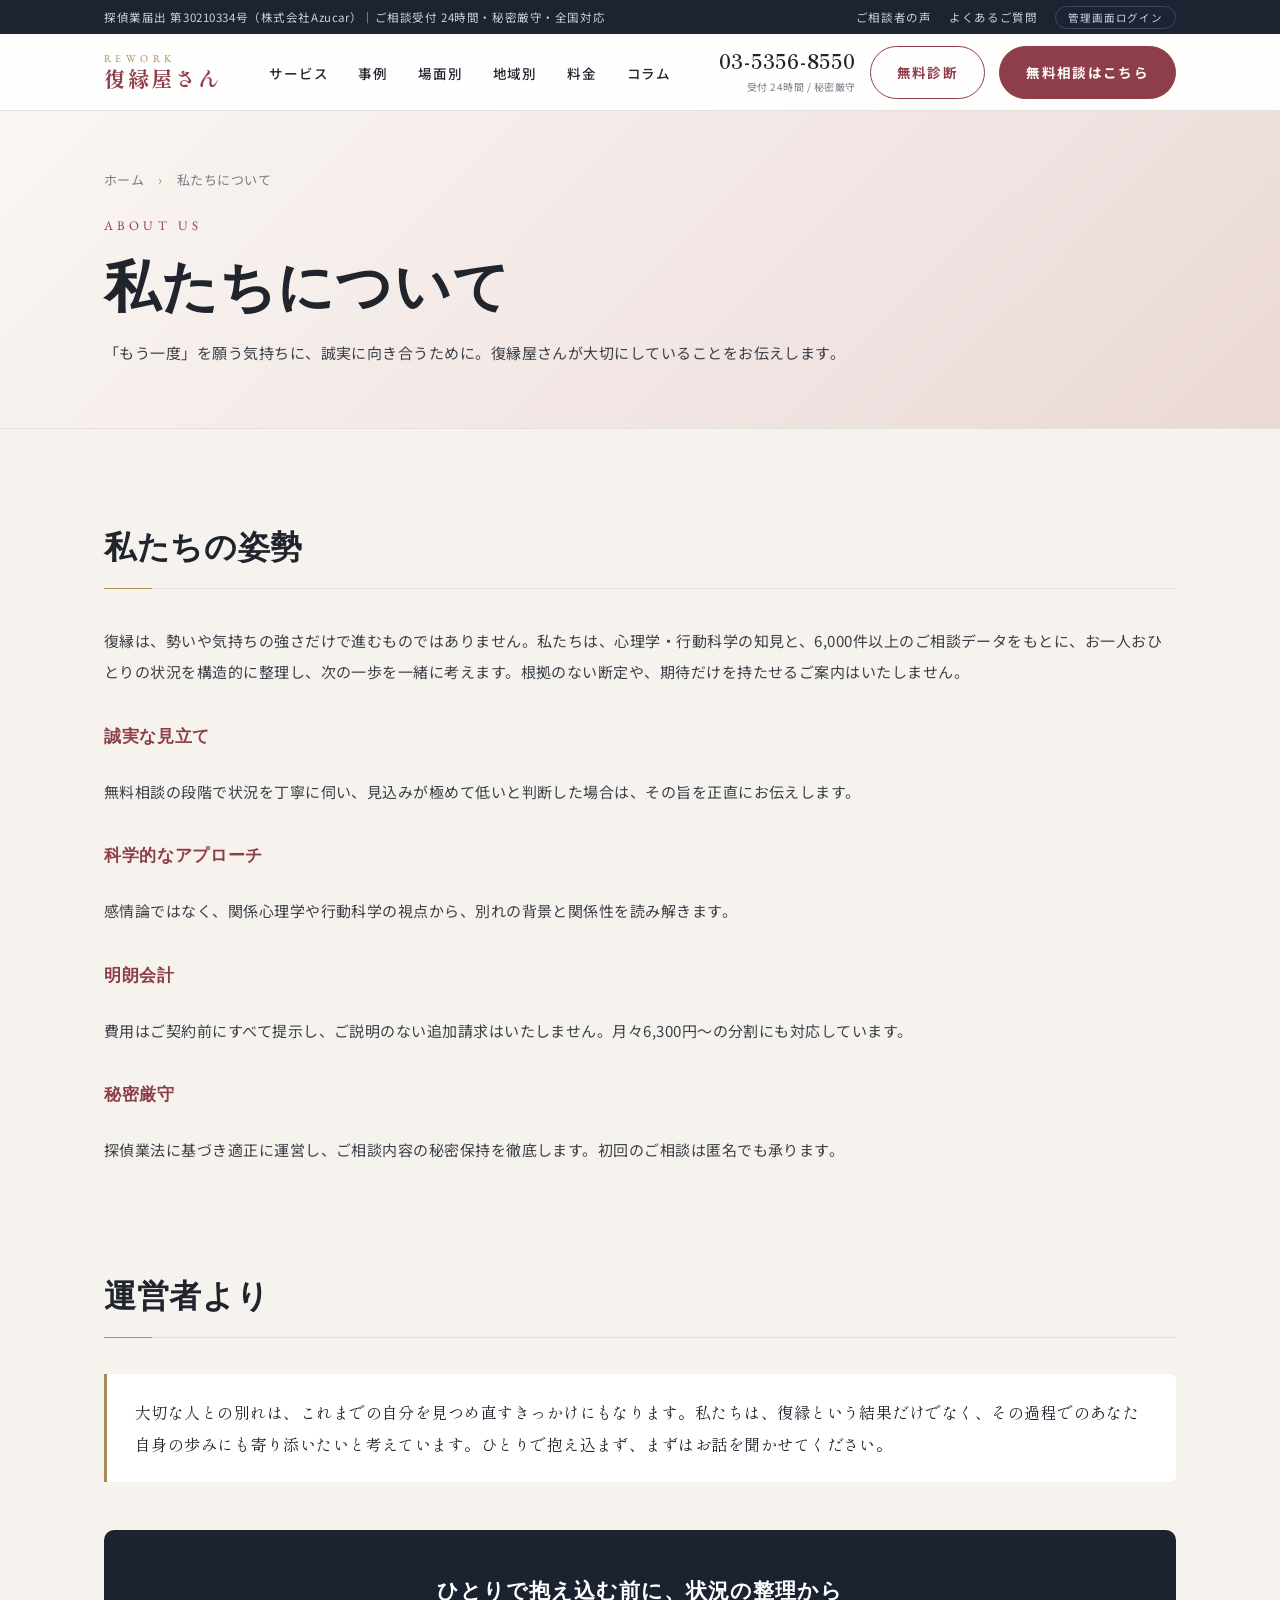
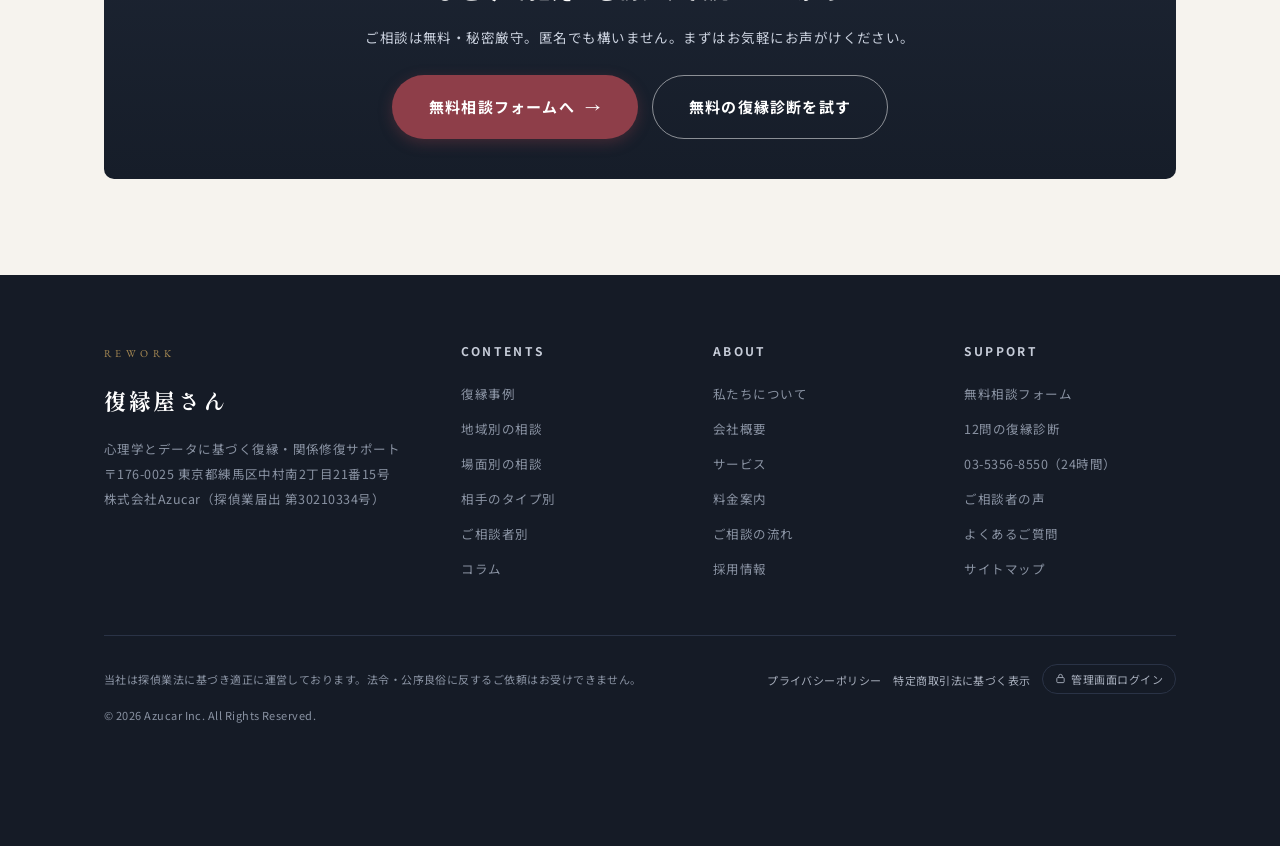
<file: fukuenyasan-hp-v2/about/index.html>
<!DOCTYPE html>
<html lang="ja">
<head>
<meta charset="UTF-8">
<meta name="viewport" content="width=device-width, initial-scale=1.0">
<title>私たちについて｜復縁屋さん</title>
<meta name="description" content="復縁屋さんが大切にしている姿勢——誠実な見立て、科学的なアプローチ、明朗会計、秘密厳守についてご説明します。">
<meta property="og:title" content="私たちについて｜復縁屋さん">
<meta property="og:description" content="復縁屋さんが大切にしている姿勢——誠実な見立て、科学的なアプローチ、明朗会計、秘密厳守についてご説明します。">
<meta property="og:type" content="website">
<link rel="preconnect" href="https://fonts.googleapis.com">
<link rel="preconnect" href="https://fonts.gstatic.com" crossorigin>
<link href="https://fonts.googleapis.com/css2?family=Noto+Sans+JP:wght@400;500;700&family=Shippori+Mincho:wght@500;600;700&family=EB+Garamond:wght@500&display=swap" rel="stylesheet">
<link rel="stylesheet" href="../assets/css/site.css">
</head>
<body>

<div class="pre-header" role="complementary" aria-label="運営情報">
  <div class="container pre-header-inner">
    <p class="pre-header-note">探偵業届出 第30210334号（株式会社Azucar）｜ご相談受付 24時間・秘密厳守・全国対応</p>
    <ul class="pre-header-links">
      <li><a href="../voice/index.html">ご相談者の声</a></li>
      <li><a href="../faq/index.html">よくあるご質問</a></li>
      <li><a href="../admin/index.html" class="pre-header-admin" rel="nofollow">管理画面ログイン</a></li>
    </ul>
  </div>
</div>
<header class="site-header" id="site-header">
  <div class="container header-inner">
    <a href="../index.html" class="brand" aria-label="復縁屋さん トップへ">
      <span class="brand-en">Rework</span>
      <span class="brand-ja">復縁屋さん</span>
    </a>
    <nav class="gnav" id="gnav" aria-label="グローバルナビゲーション">
      <ul>
<li><a href="../index.html#service">サービス</a></li><li><a href="../case/index.html">事例</a></li><li><a href="../situation/index.html">場面別</a></li><li><a href="../region/index.html">地域別</a></li><li><a href="../price/index.html">料金</a></li><li><a href="../column/index.html">コラム</a></li>        <li class="gnav-cta">
          <a href="../../fukuenyasan-lp/shared/diagnosis.html">12問の無料復縁診断を試す →</a>
          <a href="../../fukuenyasan-lp/shared/contact.html">無料相談フォームへ →</a>
        </li>
      </ul>
    </nav>
    <div class="header-cta">
      <div class="header-tel">
        <a href="tel:0353568550" class="header-tel-num">03-5356-8550</a>
        <span class="header-tel-note">受付 24時間 / 秘密厳守</span>
      </div>
      <a href="../../fukuenyasan-lp/shared/diagnosis.html" class="btn-header btn-header--ghost">無料診断</a>
      <a href="../../fukuenyasan-lp/shared/contact.html" class="btn-header">無料相談はこちら</a>
      <button class="menu-toggle" id="menu-toggle" aria-label="メニューを開く" aria-expanded="false" aria-controls="gnav">
        <span></span><span></span><span></span>
      </button>
    </div>
  </div>
</header>

<main>
  <section class="page-hero">
    <div class="container">
<nav class="breadcrumb" aria-label="パンくずリスト"><a href="../index.html">ホーム</a><span aria-hidden="true">›</span><span>私たちについて</span></nav>
      <p class="kicker">About Us</p>
      <h1 class="page-title">私たちについて</h1>
      <p class="page-hero-lead">「もう一度」を願う気持ちに、誠実に向き合うために。復縁屋さんが大切にしていることをお伝えします。</p>
    </div>
  </section>
  <section>
    <div class="container">
<div class="article"><h2>私たちの姿勢</h2><p>復縁は、勢いや気持ちの強さだけで進むものではありません。私たちは、心理学・行動科学の知見と、6,000件以上のご相談データをもとに、お一人おひとりの状況を構造的に整理し、次の一歩を一緒に考えます。根拠のない断定や、期待だけを持たせるご案内はいたしません。</p><h3>誠実な見立て</h3><p>無料相談の段階で状況を丁寧に伺い、見込みが極めて低いと判断した場合は、その旨を正直にお伝えします。</p><h3>科学的なアプローチ</h3><p>感情論ではなく、関係心理学や行動科学の視点から、別れの背景と関係性を読み解きます。</p><h3>明朗会計</h3><p>費用はご契約前にすべて提示し、ご説明のない追加請求はいたしません。月々6,300円〜の分割にも対応しています。</p><h3>秘密厳守</h3><p>探偵業法に基づき適正に運営し、ご相談内容の秘密保持を徹底します。初回のご相談は匿名でも承ります。</p><h2>運営者より</h2><blockquote>大切な人との別れは、これまでの自分を見つめ直すきっかけにもなります。私たちは、復縁という結果だけでなく、その過程でのあなた自身の歩みにも寄り添いたいと考えています。ひとりで抱え込まず、まずはお話を聞かせてください。</blockquote></div>
<div class="cta-inline">
  <h3>ひとりで抱え込む前に、状況の整理から</h3>
  <p>ご相談は無料・秘密厳守。匿名でも構いません。まずはお気軽にお声がけください。</p>
  <div class="cta-inline-actions">
    <a href="../../fukuenyasan-lp/shared/contact.html" class="btn btn-primary">無料相談フォームへ <span class="arrow">→</span></a>
    <a href="../../fukuenyasan-lp/shared/diagnosis.html" class="btn btn-outline--light">無料の復縁診断を試す</a>
  </div>
</div>
    </div>
  </section>

</main>

<footer class="site-footer">
  <div class="container">
    <div class="footer-grid">
      <div class="footer-brand">
        <span class="brand-en">Rework</span>
        <p class="brand-ja" style="font-size:22px;">復縁屋さん</p>
        <p>心理学とデータに基づく復縁・関係修復サポート<br>〒176-0025 東京都練馬区中村南2丁目21番15号<br>株式会社Azucar（探偵業届出 第30210334号）</p>
      </div>
      <div class="footer-col">
        <h3>CONTENTS</h3>
        <ul>
          <li><a href="../case/index.html">復縁事例</a></li>
          <li><a href="../region/index.html">地域別の相談</a></li>
          <li><a href="../situation/index.html">場面別の相談</a></li>
          <li><a href="../partner/index.html">相手のタイプ別</a></li>
          <li><a href="../gender/index.html">ご相談者別</a></li>
          <li><a href="../column/index.html">コラム</a></li>
        </ul>
      </div>
      <div class="footer-col">
        <h3>ABOUT</h3>
        <ul>
          <li><a href="../about/index.html">私たちについて</a></li>
          <li><a href="../company/index.html">会社概要</a></li>
          <li><a href="../service/index.html">サービス</a></li>
          <li><a href="../price/index.html">料金案内</a></li>
          <li><a href="../flow/index.html">ご相談の流れ</a></li>
          <li><a href="../recruit/index.html">採用情報</a></li>
        </ul>
      </div>
      <div class="footer-col">
        <h3>SUPPORT</h3>
        <ul>
          <li><a href="../../fukuenyasan-lp/shared/contact.html">無料相談フォーム</a></li>
          <li><a href="../../fukuenyasan-lp/shared/diagnosis.html">12問の復縁診断</a></li>
          <li><a href="tel:0353568550">03-5356-8550（24時間）</a></li>
          <li><a href="../voice/index.html">ご相談者の声</a></li>
          <li><a href="../faq/index.html">よくあるご質問</a></li>
          <li><a href="../sitemap/index.html">サイトマップ</a></li>
        </ul>
      </div>
    </div>
    <div class="footer-bottom">
      <p>当社は探偵業法に基づき適正に運営しております。法令・公序良俗に反するご依頼はお受けできません。</p>
      <p><a href="../privacy/index.html">プライバシーポリシー</a>　<a href="../tokushoho/index.html">特定商取引法に基づく表示</a>　<a href="../admin/index.html" class="footer-admin" rel="nofollow"><svg viewBox="0 0 24 24" width="11" height="11" fill="none" stroke="currentColor" stroke-width="2" aria-hidden="true"><rect x="4" y="10" width="16" height="11" rx="2"/><path d="M8 10V7a4 4 0 0 1 8 0v3"/></svg> 管理画面ログイン</a></p>
      <p>© 2026 Azucar Inc. All Rights Reserved.</p>
    </div>
  </div>
</footer>

<div class="cta-fixed" role="navigation" aria-label="お問い合わせ">
  <a href="../../fukuenyasan-lp/shared/contact.html" class="cta-fixed-form">
    <span class="cta-fixed-main">無料相談フォーム</span>
    <span class="cta-fixed-sub">24時間受付・秘密厳守</span>
  </a>
  <a href="tel:0353568550" class="cta-fixed-tel">
    <span class="cta-fixed-main">03-5356-8550</span>
    <span class="cta-fixed-sub">タップで発信</span>
  </a>
</div>

<script src="../assets/js/site.js"></script>
</body>
</html>
</file>
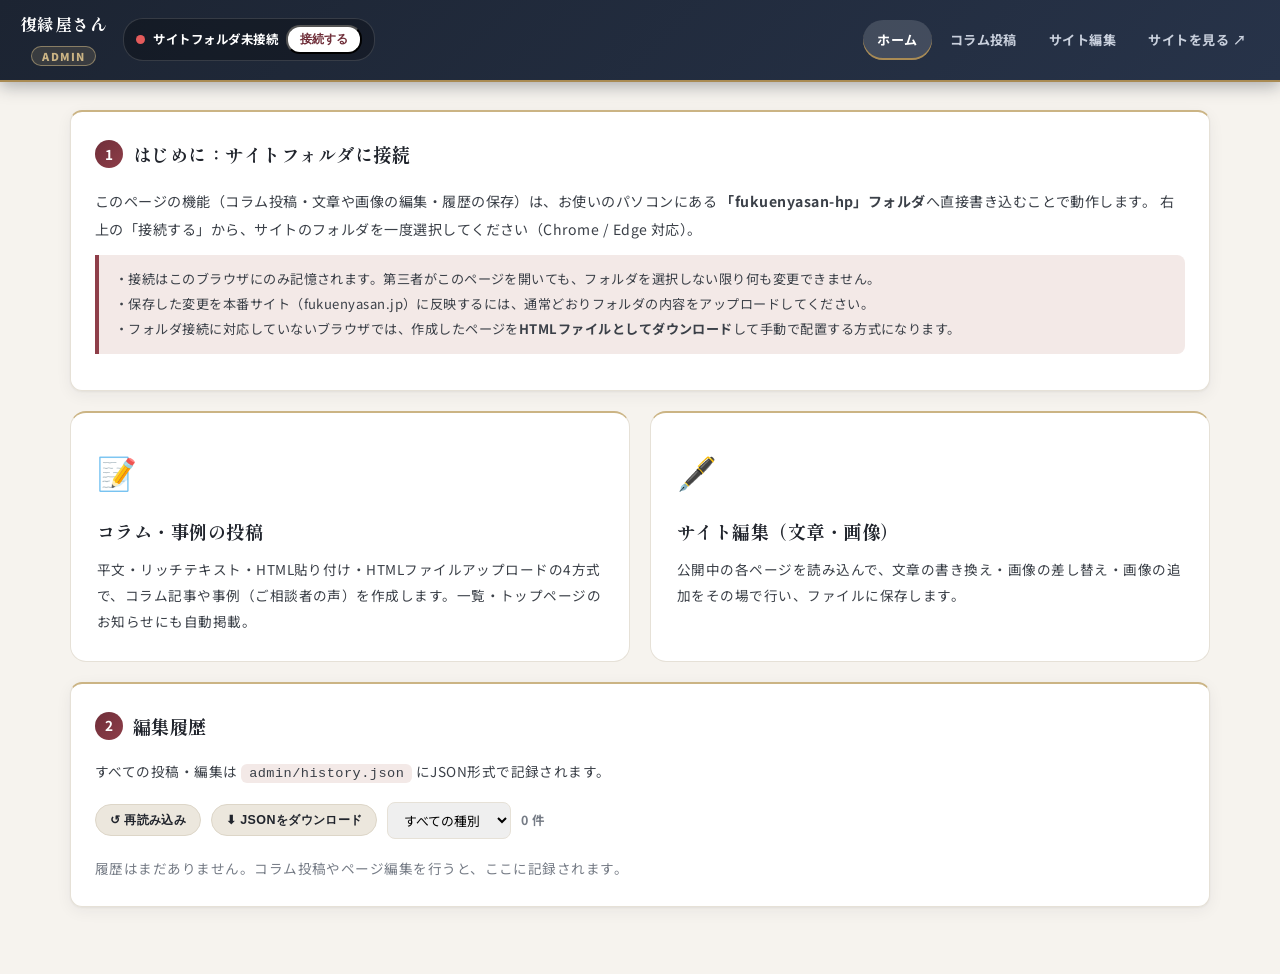
<file: fukuenyasan-hp-v2/admin/index.html>
<!DOCTYPE html>
<html lang="ja">
<head>
<meta charset="UTF-8">
<meta name="viewport" content="width=device-width,initial-scale=1.0">
<meta name="robots" content="noindex,nofollow">
<title>管理画面｜復縁屋さん</title>
<link rel="preconnect" href="https://fonts.googleapis.com">
<link rel="preconnect" href="https://fonts.gstatic.com" crossorigin>
<link href="https://fonts.googleapis.com/css2?family=Noto+Sans+JP:wght@400;500;700;900&family=Shippori+Mincho:wght@700;900&display=swap" rel="stylesheet">
<link rel="stylesheet" href="../assets/css/site.css">
<link rel="stylesheet" href="./admin.css">
</head>
<body class="admin">

<div class="adm-topbar">
  <a class="brand" href="./index.html">復縁屋さん <span class="badge">ADMIN</span></a>
  <div class="adm-conn"></div>
  <nav>
    <a href="./index.html" class="current">ホーム</a>
    <a href="./post.html">コラム投稿</a>
    <a href="./edit.html">サイト編集</a>
    <a href="../index.html" target="_blank">サイトを見る ↗</a>
  </nav>
</div>

<div class="adm-wrap">

  <div class="adm-panel" style="margin-bottom:20px;">
    <h2><span class="num">1</span>はじめに：サイトフォルダに接続</h2>
    <p style="font-size:.88rem;color:var(--ink-soft);margin-bottom:10px;">
      このページの機能（コラム投稿・文章や画像の編集・履歴の保存）は、お使いのパソコンにある
      <strong>「fukuenyasan-hp」フォルダ</strong>へ直接書き込むことで動作します。
      右上の「接続する」から、サイトのフォルダを一度選択してください（Chrome / Edge 対応）。
    </p>
    <div class="adm-note">
      ・接続はこのブラウザにのみ記憶されます。第三者がこのページを開いても、フォルダを選択しない限り何も変更できません。<br>
      ・保存した変更を本番サイト（fukuenyasan.jp）に反映するには、通常どおりフォルダの内容をアップロードしてください。<br>
      ・フォルダ接続に対応していないブラウザでは、作成したページを<strong>HTMLファイルとしてダウンロード</strong>して手動で配置する方式になります。
    </div>
  </div>

  <div class="adm-grid" style="margin-bottom:20px;">
    <a class="adm-tool-card" href="./post.html">
      <div class="icon">📝</div>
      <h3>コラム・事例の投稿</h3>
      <p>平文・リッチテキスト・HTML貼り付け・HTMLファイルアップロードの4方式で、コラム記事や事例（ご相談者の声）を作成します。一覧・トップページのお知らせにも自動掲載。</p>
    </a>
    <a class="adm-tool-card" href="./edit.html">
      <div class="icon">🖋️</div>
      <h3>サイト編集（文章・画像）</h3>
      <p>公開中の各ページを読み込んで、文章の書き換え・画像の差し替え・画像の追加をその場で行い、ファイルに保存します。</p>
    </a>
  </div>

  <div class="adm-panel">
    <h2><span class="num">2</span>編集履歴</h2>
    <p style="font-size:.85rem;color:var(--ink-soft);margin-bottom:14px;">
      すべての投稿・編集は <code style="background:var(--bg-soft-pink);padding:2px 8px;border-radius:6px;">admin/history.json</code> にJSON形式で記録されます。
    </p>
    <div class="adm-actions" style="margin:0 0 16px;">
      <button class="adm-btn plain sm" id="btn-reload">↺ 再読み込み</button>
      <button class="adm-btn plain sm" id="btn-dl-json">⬇ JSONをダウンロード</button>
      <select id="filter-action" style="padding:7px 12px;border:1px solid var(--hair-2);border-radius:8px;font-size:.8rem;font-family:inherit;">
        <option value="">すべての種別</option>
        <option value="column-create">コラム投稿</option>
        <option value="case-create">事例投稿</option>
        <option value="page-edit">ページ編集</option>
      </select>
      <span id="hist-count" style="font-size:.78rem;color:var(--ink-mute);font-weight:700;"></span>
    </div>
    <div id="history-list"><p style="font-size:.85rem;color:var(--ink-mute);">読み込み中…</p></div>
  </div>

</div>

<script src="./admin.js"></script>
<script>
(function(){
  var listEl = document.getElementById('history-list');
  var current = {entries:[]};

  var ACTION_LABEL = {
    'column-create': {label:'コラム投稿', cls:''},
    'case-create':   {label:'事例投稿',   cls:'image'},
    'page-edit':     {label:'ページ編集', cls:'edit'},
    'image':         {label:'画像',       cls:'image'}
  };

  function render(){
    var filter = document.getElementById('filter-action').value;
    var entries = current.entries.filter(function(e){ return !filter || e.action === filter; });
    document.getElementById('hist-count').textContent = entries.length + ' 件';
    if(!entries.length){
      listEl.innerHTML = '<p style="font-size:.85rem;color:var(--ink-mute);">履歴はまだありません。コラム投稿やページ編集を行うと、ここに記録されます。</p>';
      return;
    }
    listEl.innerHTML = entries.map(function(e){
      var a = ACTION_LABEL[e.action] || {label:e.action, cls:'edit'};
      var changes = (e.changes||[]).map(function(c){
        var kind = c.type==='text' ? '文章' : c.type==='image-replace' ? '画像差替' : c.type==='image-add' ? '画像追加' : c.type==='image-alt' ? '代替文' : (c.type||'変更');
        return '<div style="margin-bottom:10px;">' +
          '<div style="font-weight:900;margin-bottom:4px;"><span class="adm-history-kind '+(c.type&&c.type.indexOf('image')===0?'image':'edit')+'" style="min-width:auto;">'+Admin.esc(kind)+'</span> <code style="font-size:.72rem;color:var(--ink-mute);">'+Admin.esc(c.target||'')+'</code></div>' +
          '<div class="adm-diff">' +
            '<div class="before"><span class="label">変更前</span>'+Admin.esc(c.before||'（なし）')+'</div>' +
            '<div class="after"><span class="label">変更後</span>'+Admin.esc(c.after||'（なし）')+'</div>' +
          '</div></div>';
      }).join('');
      return '<details class="adm-history-item">' +
        '<summary>' +
          '<span class="adm-history-kind '+a.cls+'">'+Admin.esc(a.label)+'</span>' +
          '<span class="adm-history-date">'+Admin.fmtDateTime(e.timestamp)+'</span>' +
          '<span class="adm-history-page">'+Admin.esc(e.page||'')+'</span>' +
          '<span class="adm-history-sum">'+Admin.esc(e.summary||'')+(e.note?' <em style="color:#B0851E;">※'+Admin.esc(e.note)+'</em>':'')+'</span>' +
        '</summary>' +
        '<div class="adm-history-body">' + (changes || '<p style="color:var(--ink-mute);">詳細情報なし</p>') + '</div>' +
      '</details>';
    }).join('');
  }

  async function load(){
    current = await Admin.loadHistory();
    if(!Array.isArray(current.entries)) current = {entries:[]};
    render();
  }

  document.getElementById('btn-reload').addEventListener('click', load);
  document.getElementById('filter-action').addEventListener('change', render);
  document.getElementById('btn-dl-json').addEventListener('click', function(){
    Admin.download('history.json', JSON.stringify(current, null, 2), 'application/json');
  });
  document.addEventListener('adm:connected', load);
  load();
})();
</script>
</body>
</html>
</file>
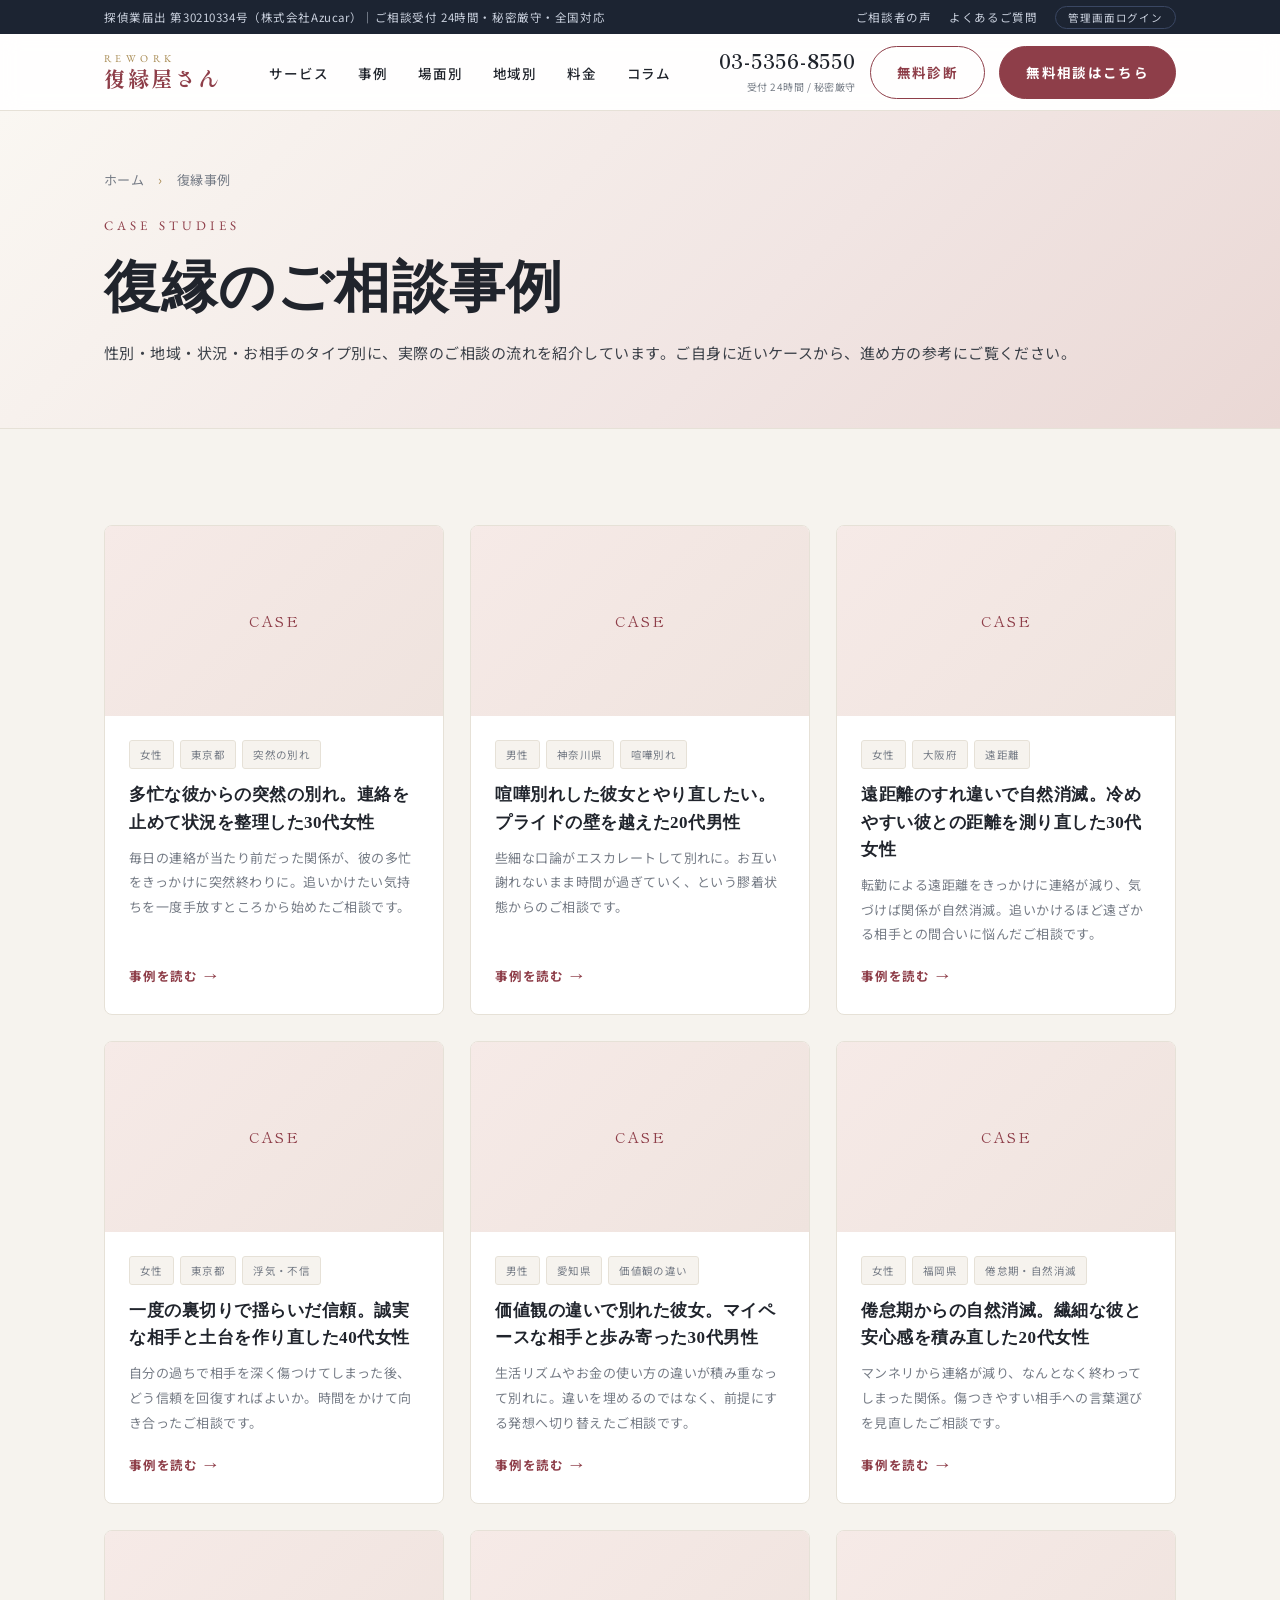
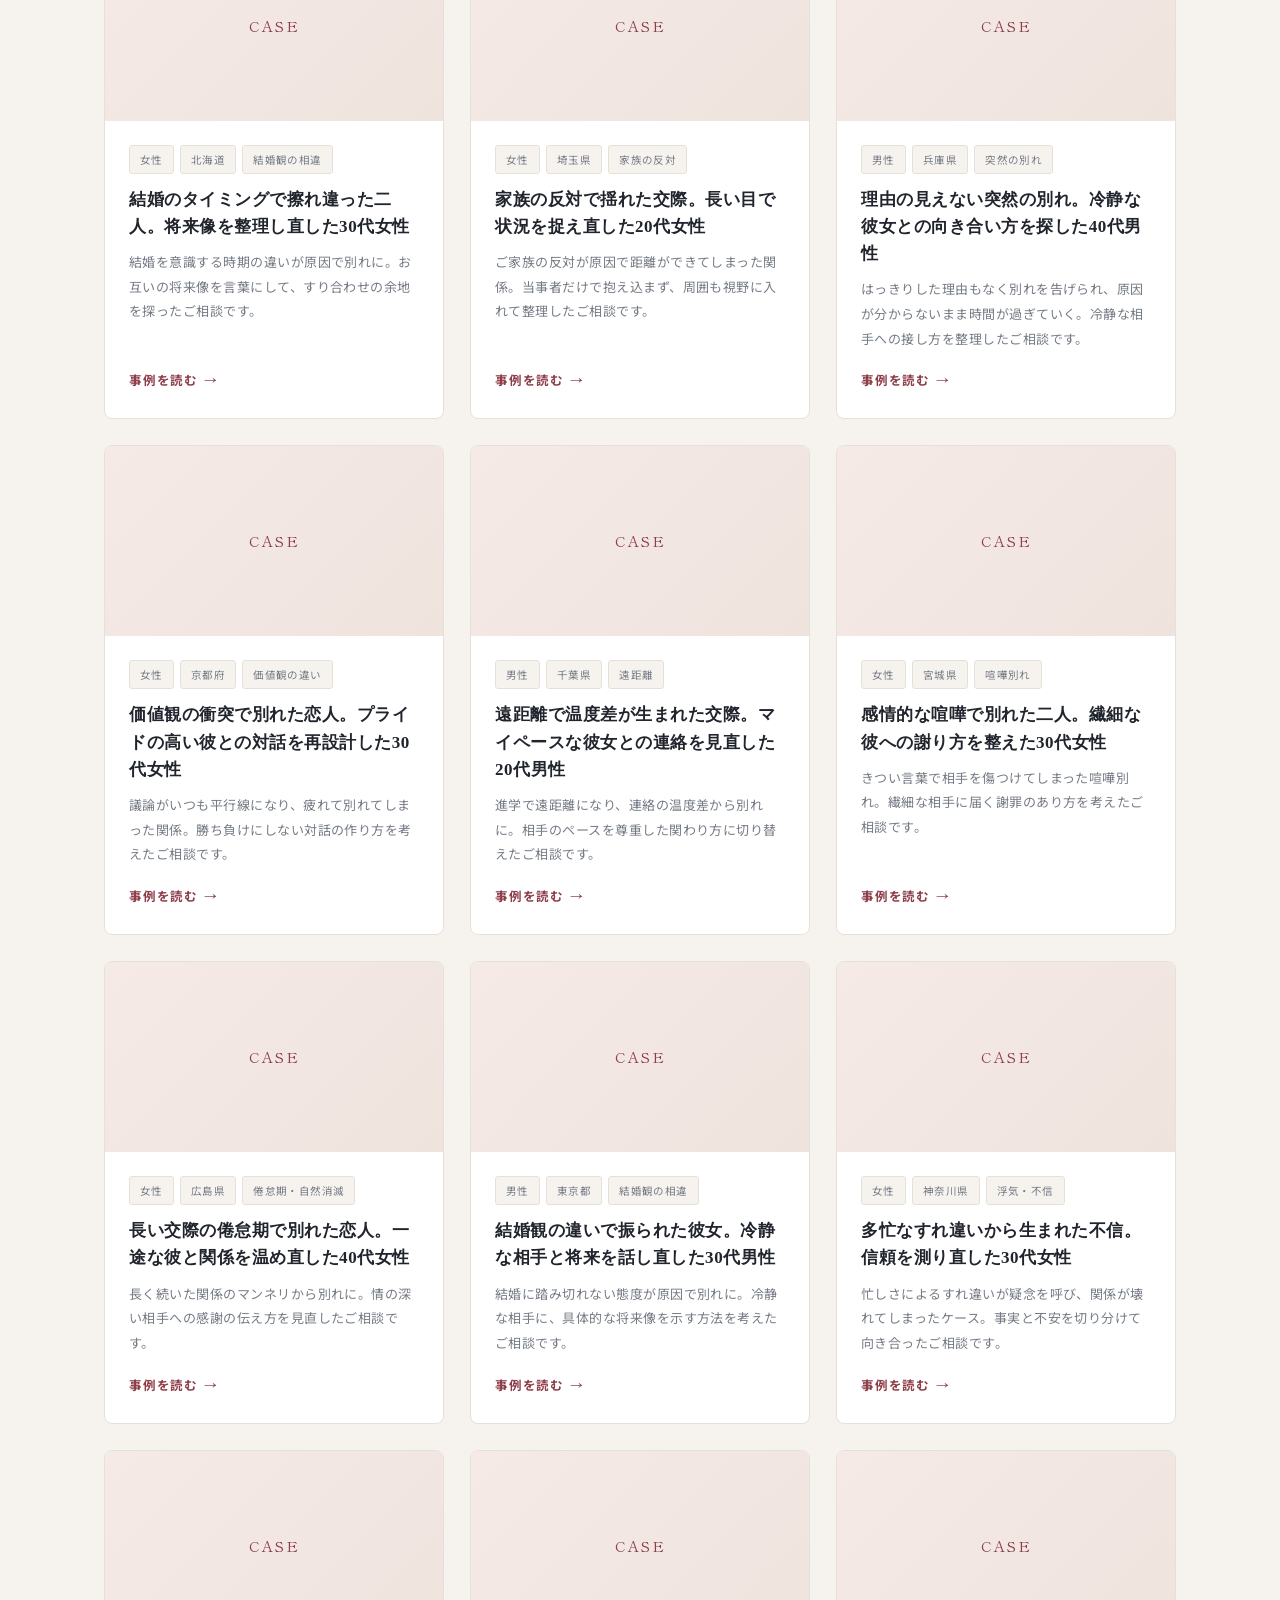
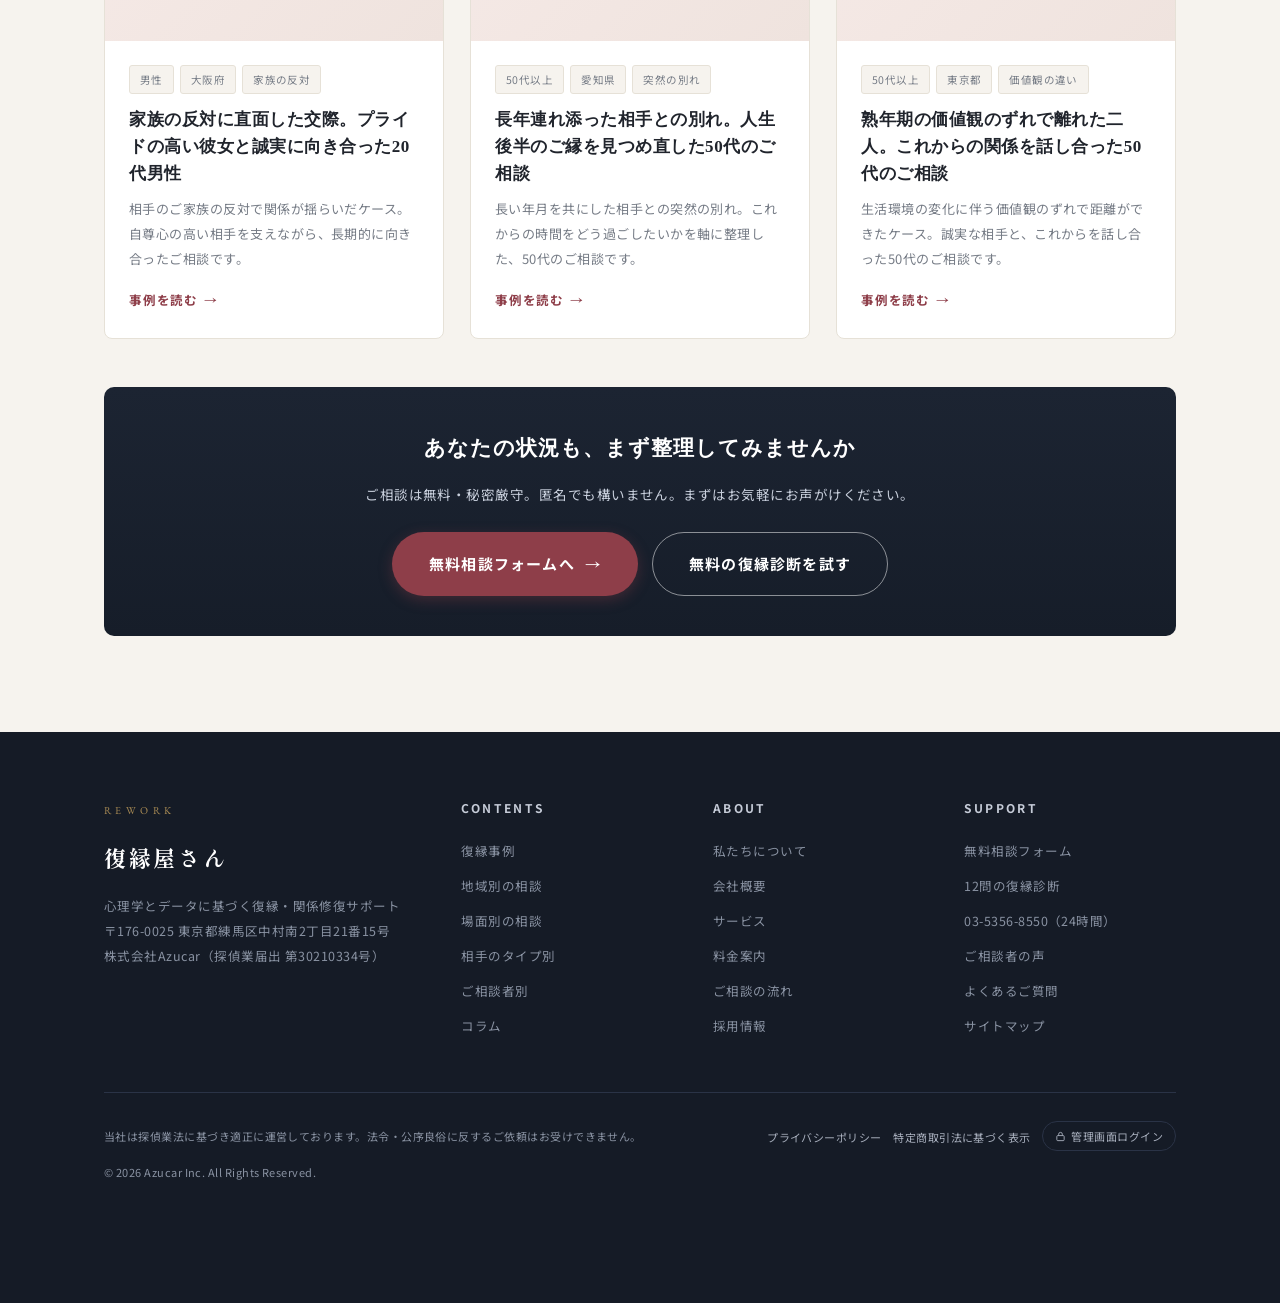
<file: fukuenyasan-hp-v2/case/index.html>
<!DOCTYPE html>
<html lang="ja">
<head>
<meta charset="UTF-8">
<meta name="viewport" content="width=device-width, initial-scale=1.0">
<title>復縁のご相談事例｜性別・地域・状況別｜復縁屋さん</title>
<meta name="description" content="復縁屋さんに寄せられたご相談事例を、性別・地域・状況・お相手のタイプ別に紹介。実際の進め方の参考にご覧いただけます。">
<meta property="og:title" content="復縁のご相談事例｜性別・地域・状況別｜復縁屋さん">
<meta property="og:description" content="復縁屋さんに寄せられたご相談事例を、性別・地域・状況・お相手のタイプ別に紹介。実際の進め方の参考にご覧いただけます。">
<meta property="og:type" content="website">
<link rel="preconnect" href="https://fonts.googleapis.com">
<link rel="preconnect" href="https://fonts.gstatic.com" crossorigin>
<link href="https://fonts.googleapis.com/css2?family=Noto+Sans+JP:wght@400;500;700&family=Shippori+Mincho:wght@500;600;700&family=EB+Garamond:wght@500&display=swap" rel="stylesheet">
<link rel="stylesheet" href="../assets/css/site.css">
<script type="application/ld+json">{"@context":"https://schema.org","@type":"BreadcrumbList","itemListElement":[{"@type":"ListItem","position":1,"name":"ホーム"},{"@type":"ListItem","position":2,"name":"復縁事例"}]}</script>
</head>
<body>

<div class="pre-header" role="complementary" aria-label="運営情報">
  <div class="container pre-header-inner">
    <p class="pre-header-note">探偵業届出 第30210334号（株式会社Azucar）｜ご相談受付 24時間・秘密厳守・全国対応</p>
    <ul class="pre-header-links">
      <li><a href="../voice/index.html">ご相談者の声</a></li>
      <li><a href="../faq/index.html">よくあるご質問</a></li>
      <li><a href="../admin/index.html" class="pre-header-admin" rel="nofollow">管理画面ログイン</a></li>
    </ul>
  </div>
</div>
<header class="site-header" id="site-header">
  <div class="container header-inner">
    <a href="../index.html" class="brand" aria-label="復縁屋さん トップへ">
      <span class="brand-en">Rework</span>
      <span class="brand-ja">復縁屋さん</span>
    </a>
    <nav class="gnav" id="gnav" aria-label="グローバルナビゲーション">
      <ul>
<li><a href="../index.html#service">サービス</a></li><li><a href="../case/index.html" aria-current="page">事例</a></li><li><a href="../situation/index.html">場面別</a></li><li><a href="../region/index.html">地域別</a></li><li><a href="../price/index.html">料金</a></li><li><a href="../column/index.html">コラム</a></li>        <li class="gnav-cta">
          <a href="../../fukuenyasan-lp/shared/diagnosis.html">12問の無料復縁診断を試す →</a>
          <a href="../../fukuenyasan-lp/shared/contact.html">無料相談フォームへ →</a>
        </li>
      </ul>
    </nav>
    <div class="header-cta">
      <div class="header-tel">
        <a href="tel:0353568550" class="header-tel-num">03-5356-8550</a>
        <span class="header-tel-note">受付 24時間 / 秘密厳守</span>
      </div>
      <a href="../../fukuenyasan-lp/shared/diagnosis.html" class="btn-header btn-header--ghost">無料診断</a>
      <a href="../../fukuenyasan-lp/shared/contact.html" class="btn-header">無料相談はこちら</a>
      <button class="menu-toggle" id="menu-toggle" aria-label="メニューを開く" aria-expanded="false" aria-controls="gnav">
        <span></span><span></span><span></span>
      </button>
    </div>
  </div>
</header>

<main>
  <section class="page-hero">
    <div class="container">
<nav class="breadcrumb" aria-label="パンくずリスト"><a href="../index.html">ホーム</a><span aria-hidden="true">›</span><span>復縁事例</span></nav>
      <p class="kicker">Case Studies</p>
      <h1 class="page-title">復縁のご相談事例</h1>
      <p class="page-hero-lead">性別・地域・状況・お相手のタイプ別に、実際のご相談の流れを紹介しています。ご自身に近いケースから、進め方の参考にご覧ください。</p>
    </div>
  </section>
  <section>
    <div class="container">
      <div class="card-grid">
<a class="entry-card fade-in" href="../case/tokyo-sudden-busy-30f/index.html">
  <div class="entry-thumb"><div class="entry-thumb-label">CASE</div></div>
  <div class="entry-body">
    <div class="tag-row"><span class="tag">女性</span><span class="tag">東京都</span><span class="tag">突然の別れ</span></div>
    <h3 class="entry-title">多忙な彼からの突然の別れ。連絡を止めて状況を整理した30代女性</h3>
    <p class="entry-excerpt">毎日の連絡が当たり前だった関係が、彼の多忙をきっかけに突然終わりに。追いかけたい気持ちを一度手放すところから始めたご相談です。</p>
    <span class="entry-more">事例を読む <span class="arrow">→</span></span>
  </div>
</a>

<a class="entry-card fade-in" href="../case/kanagawa-quarrel-proud-20m/index.html">
  <div class="entry-thumb"><div class="entry-thumb-label">CASE</div></div>
  <div class="entry-body">
    <div class="tag-row"><span class="tag">男性</span><span class="tag">神奈川県</span><span class="tag">喧嘩別れ</span></div>
    <h3 class="entry-title">喧嘩別れした彼女とやり直したい。プライドの壁を越えた20代男性</h3>
    <p class="entry-excerpt">些細な口論がエスカレートして別れに。お互い謝れないまま時間が過ぎていく、という膠着状態からのご相談です。</p>
    <span class="entry-more">事例を読む <span class="arrow">→</span></span>
  </div>
</a>

<a class="entry-card fade-in" href="../case/osaka-distance-coolheaded-30f/index.html">
  <div class="entry-thumb"><div class="entry-thumb-label">CASE</div></div>
  <div class="entry-body">
    <div class="tag-row"><span class="tag">女性</span><span class="tag">大阪府</span><span class="tag">遠距離</span></div>
    <h3 class="entry-title">遠距離のすれ違いで自然消滅。冷めやすい彼との距離を測り直した30代女性</h3>
    <p class="entry-excerpt">転勤による遠距離をきっかけに連絡が減り、気づけば関係が自然消滅。追いかけるほど遠ざかる相手との間合いに悩んだご相談です。</p>
    <span class="entry-more">事例を読む <span class="arrow">→</span></span>
  </div>
</a>

<a class="entry-card fade-in" href="../case/tokyo-affair-devoted-40f/index.html">
  <div class="entry-thumb"><div class="entry-thumb-label">CASE</div></div>
  <div class="entry-body">
    <div class="tag-row"><span class="tag">女性</span><span class="tag">東京都</span><span class="tag">浮気・不信</span></div>
    <h3 class="entry-title">一度の裏切りで揺らいだ信頼。誠実な相手と土台を作り直した40代女性</h3>
    <p class="entry-excerpt">自分の過ちで相手を深く傷つけてしまった後、どう信頼を回復すればよいか。時間をかけて向き合ったご相談です。</p>
    <span class="entry-more">事例を読む <span class="arrow">→</span></span>
  </div>
</a>

<a class="entry-card fade-in" href="../case/aichi-values-mypace-30m/index.html">
  <div class="entry-thumb"><div class="entry-thumb-label">CASE</div></div>
  <div class="entry-body">
    <div class="tag-row"><span class="tag">男性</span><span class="tag">愛知県</span><span class="tag">価値観の違い</span></div>
    <h3 class="entry-title">価値観の違いで別れた彼女。マイペースな相手と歩み寄った30代男性</h3>
    <p class="entry-excerpt">生活リズムやお金の使い方の違いが積み重なって別れに。違いを埋めるのではなく、前提にする発想へ切り替えたご相談です。</p>
    <span class="entry-more">事例を読む <span class="arrow">→</span></span>
  </div>
</a>

<a class="entry-card fade-in" href="../case/fukuoka-weariness-sensitive-20f/index.html">
  <div class="entry-thumb"><div class="entry-thumb-label">CASE</div></div>
  <div class="entry-body">
    <div class="tag-row"><span class="tag">女性</span><span class="tag">福岡県</span><span class="tag">倦怠期・自然消滅</span></div>
    <h3 class="entry-title">倦怠期からの自然消滅。繊細な彼と安心感を積み直した20代女性</h3>
    <p class="entry-excerpt">マンネリから連絡が減り、なんとなく終わってしまった関係。傷つきやすい相手への言葉選びを見直したご相談です。</p>
    <span class="entry-more">事例を読む <span class="arrow">→</span></span>
  </div>
</a>

<a class="entry-card fade-in" href="../case/hokkaido-marriage-busy-30f/index.html">
  <div class="entry-thumb"><div class="entry-thumb-label">CASE</div></div>
  <div class="entry-body">
    <div class="tag-row"><span class="tag">女性</span><span class="tag">北海道</span><span class="tag">結婚観の相違</span></div>
    <h3 class="entry-title">結婚のタイミングで擦れ違った二人。将来像を整理し直した30代女性</h3>
    <p class="entry-excerpt">結婚を意識する時期の違いが原因で別れに。お互いの将来像を言葉にして、すり合わせの余地を探ったご相談です。</p>
    <span class="entry-more">事例を読む <span class="arrow">→</span></span>
  </div>
</a>

<a class="entry-card fade-in" href="../case/saitama-family-devoted-20f/index.html">
  <div class="entry-thumb"><div class="entry-thumb-label">CASE</div></div>
  <div class="entry-body">
    <div class="tag-row"><span class="tag">女性</span><span class="tag">埼玉県</span><span class="tag">家族の反対</span></div>
    <h3 class="entry-title">家族の反対で揺れた交際。長い目で状況を捉え直した20代女性</h3>
    <p class="entry-excerpt">ご家族の反対が原因で距離ができてしまった関係。当事者だけで抱え込まず、周囲も視野に入れて整理したご相談です。</p>
    <span class="entry-more">事例を読む <span class="arrow">→</span></span>
  </div>
</a>

<a class="entry-card fade-in" href="../case/hyogo-sudden-coolheaded-40m/index.html">
  <div class="entry-thumb"><div class="entry-thumb-label">CASE</div></div>
  <div class="entry-body">
    <div class="tag-row"><span class="tag">男性</span><span class="tag">兵庫県</span><span class="tag">突然の別れ</span></div>
    <h3 class="entry-title">理由の見えない突然の別れ。冷静な彼女との向き合い方を探した40代男性</h3>
    <p class="entry-excerpt">はっきりした理由もなく別れを告げられ、原因が分からないまま時間が過ぎていく。冷静な相手への接し方を整理したご相談です。</p>
    <span class="entry-more">事例を読む <span class="arrow">→</span></span>
  </div>
</a>

<a class="entry-card fade-in" href="../case/kyoto-values-proud-30f/index.html">
  <div class="entry-thumb"><div class="entry-thumb-label">CASE</div></div>
  <div class="entry-body">
    <div class="tag-row"><span class="tag">女性</span><span class="tag">京都府</span><span class="tag">価値観の違い</span></div>
    <h3 class="entry-title">価値観の衝突で別れた恋人。プライドの高い彼との対話を再設計した30代女性</h3>
    <p class="entry-excerpt">議論がいつも平行線になり、疲れて別れてしまった関係。勝ち負けにしない対話の作り方を考えたご相談です。</p>
    <span class="entry-more">事例を読む <span class="arrow">→</span></span>
  </div>
</a>

<a class="entry-card fade-in" href="../case/chiba-distance-mypace-20m/index.html">
  <div class="entry-thumb"><div class="entry-thumb-label">CASE</div></div>
  <div class="entry-body">
    <div class="tag-row"><span class="tag">男性</span><span class="tag">千葉県</span><span class="tag">遠距離</span></div>
    <h3 class="entry-title">遠距離で温度差が生まれた交際。マイペースな彼女との連絡を見直した20代男性</h3>
    <p class="entry-excerpt">進学で遠距離になり、連絡の温度差から別れに。相手のペースを尊重した関わり方に切り替えたご相談です。</p>
    <span class="entry-more">事例を読む <span class="arrow">→</span></span>
  </div>
</a>

<a class="entry-card fade-in" href="../case/miyagi-quarrel-sensitive-30f/index.html">
  <div class="entry-thumb"><div class="entry-thumb-label">CASE</div></div>
  <div class="entry-body">
    <div class="tag-row"><span class="tag">女性</span><span class="tag">宮城県</span><span class="tag">喧嘩別れ</span></div>
    <h3 class="entry-title">感情的な喧嘩で別れた二人。繊細な彼への謝り方を整えた30代女性</h3>
    <p class="entry-excerpt">きつい言葉で相手を傷つけてしまった喧嘩別れ。繊細な相手に届く謝罪のあり方を考えたご相談です。</p>
    <span class="entry-more">事例を読む <span class="arrow">→</span></span>
  </div>
</a>

<a class="entry-card fade-in" href="../case/hiroshima-weariness-devoted-40f/index.html">
  <div class="entry-thumb"><div class="entry-thumb-label">CASE</div></div>
  <div class="entry-body">
    <div class="tag-row"><span class="tag">女性</span><span class="tag">広島県</span><span class="tag">倦怠期・自然消滅</span></div>
    <h3 class="entry-title">長い交際の倦怠期で別れた恋人。一途な彼と関係を温め直した40代女性</h3>
    <p class="entry-excerpt">長く続いた関係のマンネリから別れに。情の深い相手への感謝の伝え方を見直したご相談です。</p>
    <span class="entry-more">事例を読む <span class="arrow">→</span></span>
  </div>
</a>

<a class="entry-card fade-in" href="../case/tokyo-marriage-coolheaded-30m/index.html">
  <div class="entry-thumb"><div class="entry-thumb-label">CASE</div></div>
  <div class="entry-body">
    <div class="tag-row"><span class="tag">男性</span><span class="tag">東京都</span><span class="tag">結婚観の相違</span></div>
    <h3 class="entry-title">結婚観の違いで振られた彼女。冷静な相手と将来を話し直した30代男性</h3>
    <p class="entry-excerpt">結婚に踏み切れない態度が原因で別れに。冷静な相手に、具体的な将来像を示す方法を考えたご相談です。</p>
    <span class="entry-more">事例を読む <span class="arrow">→</span></span>
  </div>
</a>

<a class="entry-card fade-in" href="../case/kanagawa-affair-busy-30f/index.html">
  <div class="entry-thumb"><div class="entry-thumb-label">CASE</div></div>
  <div class="entry-body">
    <div class="tag-row"><span class="tag">女性</span><span class="tag">神奈川県</span><span class="tag">浮気・不信</span></div>
    <h3 class="entry-title">多忙なすれ違いから生まれた不信。信頼を測り直した30代女性</h3>
    <p class="entry-excerpt">忙しさによるすれ違いが疑念を呼び、関係が壊れてしまったケース。事実と不安を切り分けて向き合ったご相談です。</p>
    <span class="entry-more">事例を読む <span class="arrow">→</span></span>
  </div>
</a>

<a class="entry-card fade-in" href="../case/osaka-family-proud-20m/index.html">
  <div class="entry-thumb"><div class="entry-thumb-label">CASE</div></div>
  <div class="entry-body">
    <div class="tag-row"><span class="tag">男性</span><span class="tag">大阪府</span><span class="tag">家族の反対</span></div>
    <h3 class="entry-title">家族の反対に直面した交際。プライドの高い彼女と誠実に向き合った20代男性</h3>
    <p class="entry-excerpt">相手のご家族の反対で関係が揺らいだケース。自尊心の高い相手を支えながら、長期的に向き合ったご相談です。</p>
    <span class="entry-more">事例を読む <span class="arrow">→</span></span>
  </div>
</a>

<a class="entry-card fade-in" href="../case/aichi-sudden-senior/index.html">
  <div class="entry-thumb"><div class="entry-thumb-label">CASE</div></div>
  <div class="entry-body">
    <div class="tag-row"><span class="tag">50代以上</span><span class="tag">愛知県</span><span class="tag">突然の別れ</span></div>
    <h3 class="entry-title">長年連れ添った相手との別れ。人生後半のご縁を見つめ直した50代のご相談</h3>
    <p class="entry-excerpt">長い年月を共にした相手との突然の別れ。これからの時間をどう過ごしたいかを軸に整理した、50代のご相談です。</p>
    <span class="entry-more">事例を読む <span class="arrow">→</span></span>
  </div>
</a>

<a class="entry-card fade-in" href="../case/tokyo-values-senior/index.html">
  <div class="entry-thumb"><div class="entry-thumb-label">CASE</div></div>
  <div class="entry-body">
    <div class="tag-row"><span class="tag">50代以上</span><span class="tag">東京都</span><span class="tag">価値観の違い</span></div>
    <h3 class="entry-title">熟年期の価値観のずれで離れた二人。これからの関係を話し合った50代のご相談</h3>
    <p class="entry-excerpt">生活環境の変化に伴う価値観のずれで距離ができたケース。誠実な相手と、これからを話し合った50代のご相談です。</p>
    <span class="entry-more">事例を読む <span class="arrow">→</span></span>
  </div>
</a>

      </div>
<div class="cta-inline">
  <h3>あなたの状況も、まず整理してみませんか</h3>
  <p>ご相談は無料・秘密厳守。匿名でも構いません。まずはお気軽にお声がけください。</p>
  <div class="cta-inline-actions">
    <a href="../../fukuenyasan-lp/shared/contact.html" class="btn btn-primary">無料相談フォームへ <span class="arrow">→</span></a>
    <a href="../../fukuenyasan-lp/shared/diagnosis.html" class="btn btn-outline--light">無料の復縁診断を試す</a>
  </div>
</div>
    </div>
  </section>

</main>

<footer class="site-footer">
  <div class="container">
    <div class="footer-grid">
      <div class="footer-brand">
        <span class="brand-en">Rework</span>
        <p class="brand-ja" style="font-size:22px;">復縁屋さん</p>
        <p>心理学とデータに基づく復縁・関係修復サポート<br>〒176-0025 東京都練馬区中村南2丁目21番15号<br>株式会社Azucar（探偵業届出 第30210334号）</p>
      </div>
      <div class="footer-col">
        <h3>CONTENTS</h3>
        <ul>
          <li><a href="../case/index.html">復縁事例</a></li>
          <li><a href="../region/index.html">地域別の相談</a></li>
          <li><a href="../situation/index.html">場面別の相談</a></li>
          <li><a href="../partner/index.html">相手のタイプ別</a></li>
          <li><a href="../gender/index.html">ご相談者別</a></li>
          <li><a href="../column/index.html">コラム</a></li>
        </ul>
      </div>
      <div class="footer-col">
        <h3>ABOUT</h3>
        <ul>
          <li><a href="../about/index.html">私たちについて</a></li>
          <li><a href="../company/index.html">会社概要</a></li>
          <li><a href="../service/index.html">サービス</a></li>
          <li><a href="../price/index.html">料金案内</a></li>
          <li><a href="../flow/index.html">ご相談の流れ</a></li>
          <li><a href="../recruit/index.html">採用情報</a></li>
        </ul>
      </div>
      <div class="footer-col">
        <h3>SUPPORT</h3>
        <ul>
          <li><a href="../../fukuenyasan-lp/shared/contact.html">無料相談フォーム</a></li>
          <li><a href="../../fukuenyasan-lp/shared/diagnosis.html">12問の復縁診断</a></li>
          <li><a href="tel:0353568550">03-5356-8550（24時間）</a></li>
          <li><a href="../voice/index.html">ご相談者の声</a></li>
          <li><a href="../faq/index.html">よくあるご質問</a></li>
          <li><a href="../sitemap/index.html">サイトマップ</a></li>
        </ul>
      </div>
    </div>
    <div class="footer-bottom">
      <p>当社は探偵業法に基づき適正に運営しております。法令・公序良俗に反するご依頼はお受けできません。</p>
      <p><a href="../privacy/index.html">プライバシーポリシー</a>　<a href="../tokushoho/index.html">特定商取引法に基づく表示</a>　<a href="../admin/index.html" class="footer-admin" rel="nofollow"><svg viewBox="0 0 24 24" width="11" height="11" fill="none" stroke="currentColor" stroke-width="2" aria-hidden="true"><rect x="4" y="10" width="16" height="11" rx="2"/><path d="M8 10V7a4 4 0 0 1 8 0v3"/></svg> 管理画面ログイン</a></p>
      <p>© 2026 Azucar Inc. All Rights Reserved.</p>
    </div>
  </div>
</footer>

<div class="cta-fixed" role="navigation" aria-label="お問い合わせ">
  <a href="../../fukuenyasan-lp/shared/contact.html" class="cta-fixed-form">
    <span class="cta-fixed-main">無料相談フォーム</span>
    <span class="cta-fixed-sub">24時間受付・秘密厳守</span>
  </a>
  <a href="tel:0353568550" class="cta-fixed-tel">
    <span class="cta-fixed-main">03-5356-8550</span>
    <span class="cta-fixed-sub">タップで発信</span>
  </a>
</div>

<script src="../assets/js/site.js"></script>
</body>
</html>
</file>
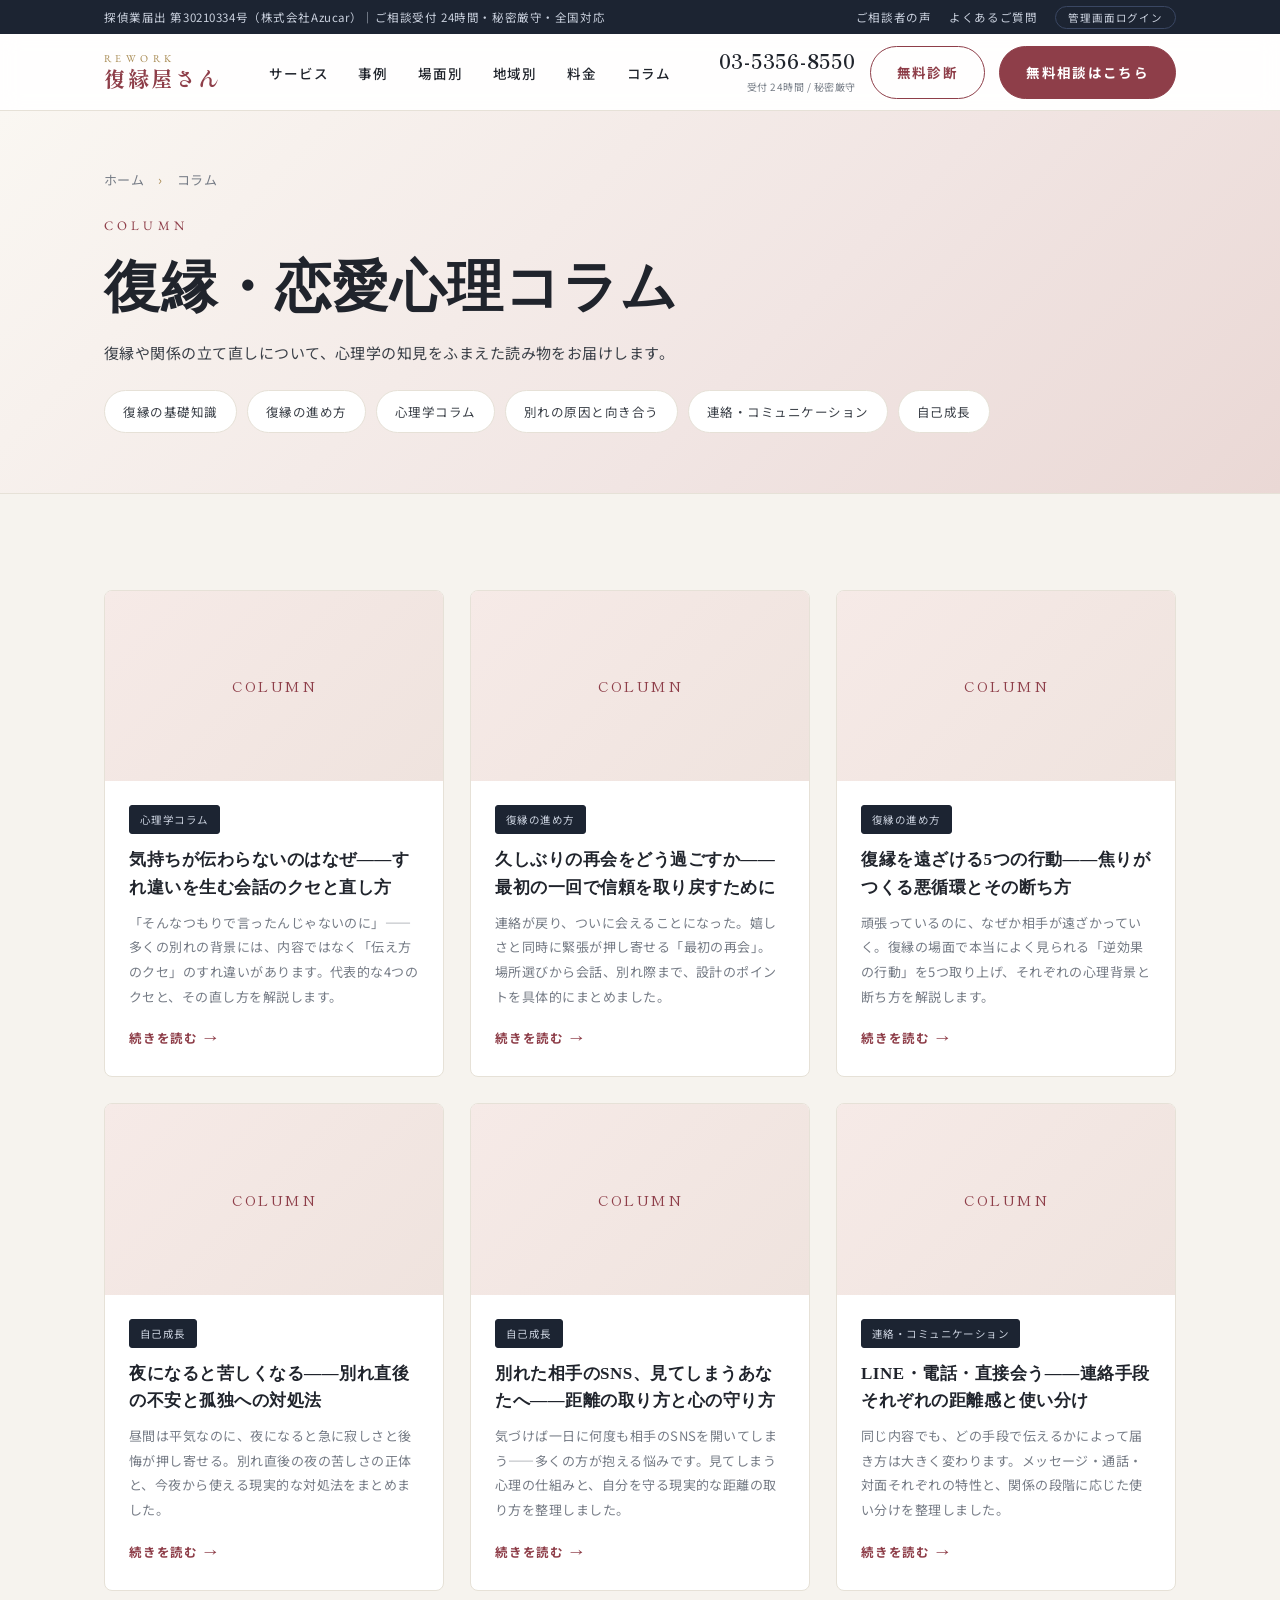
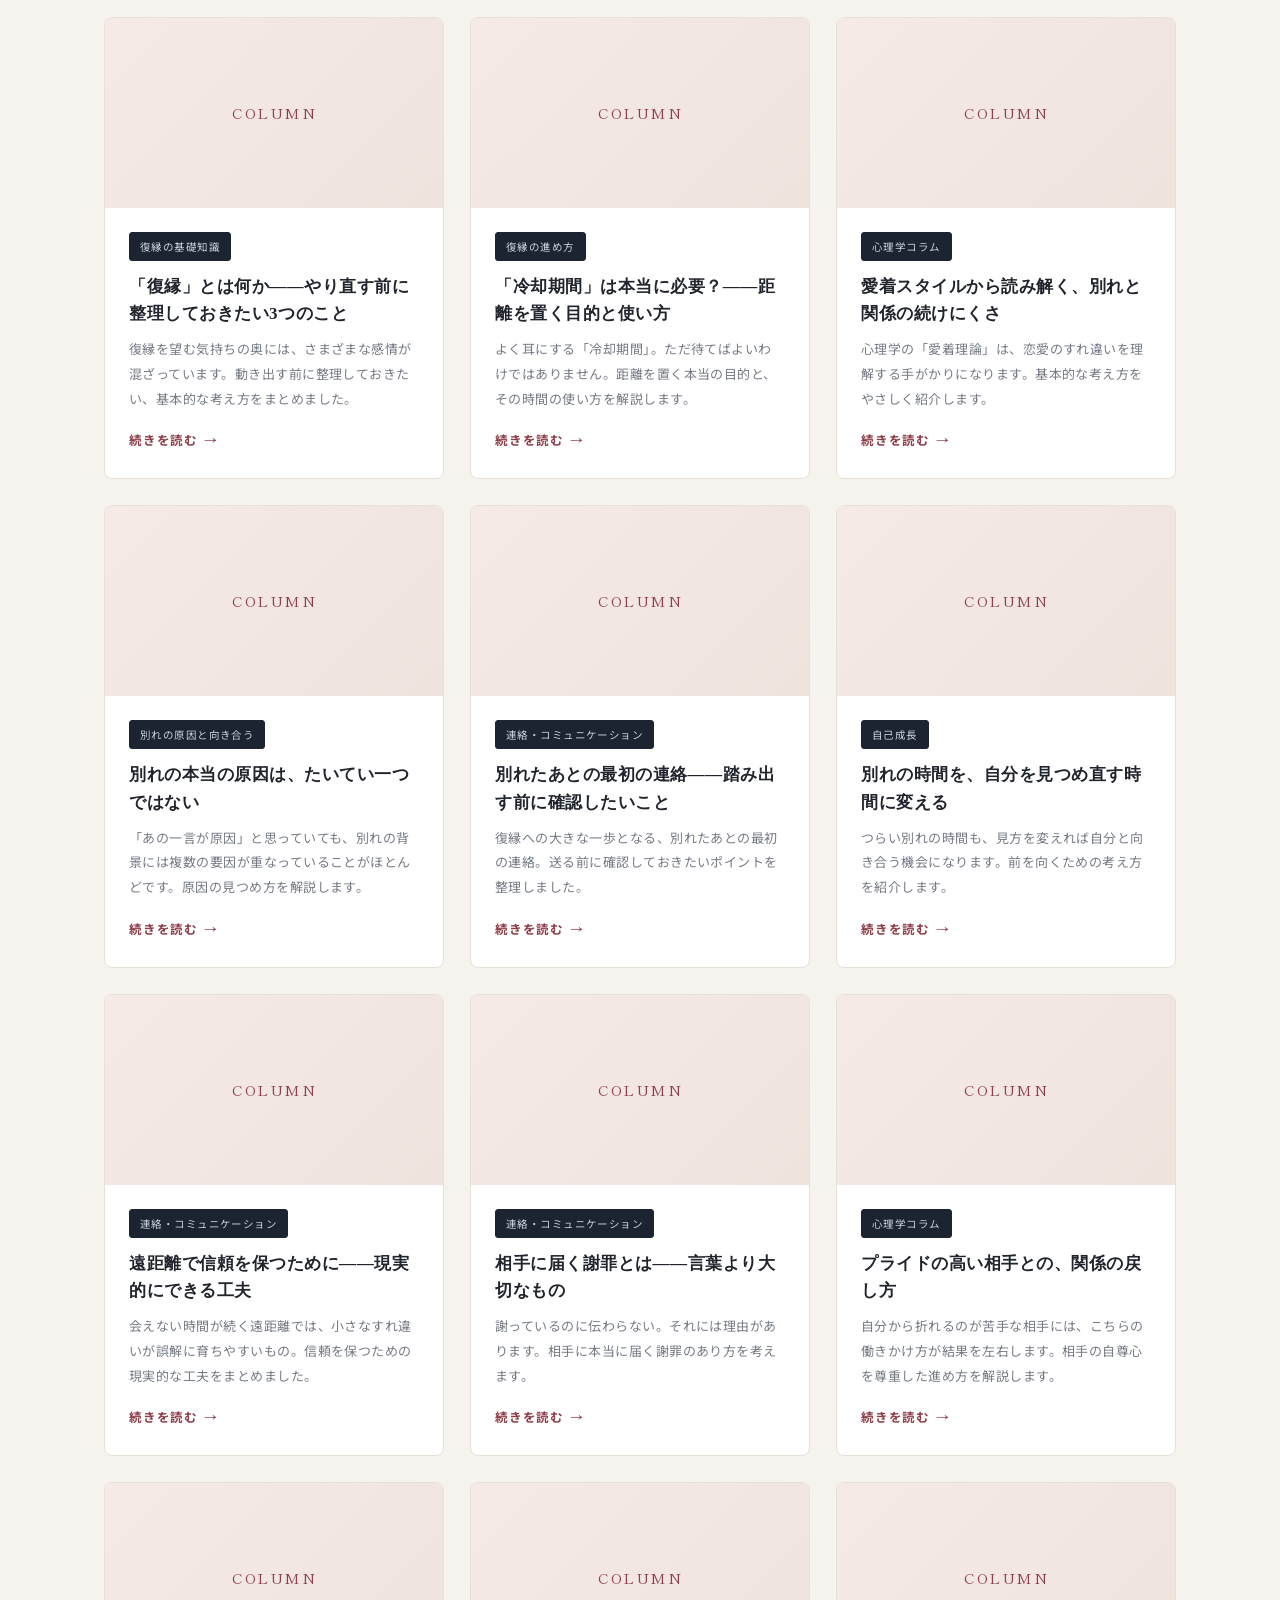
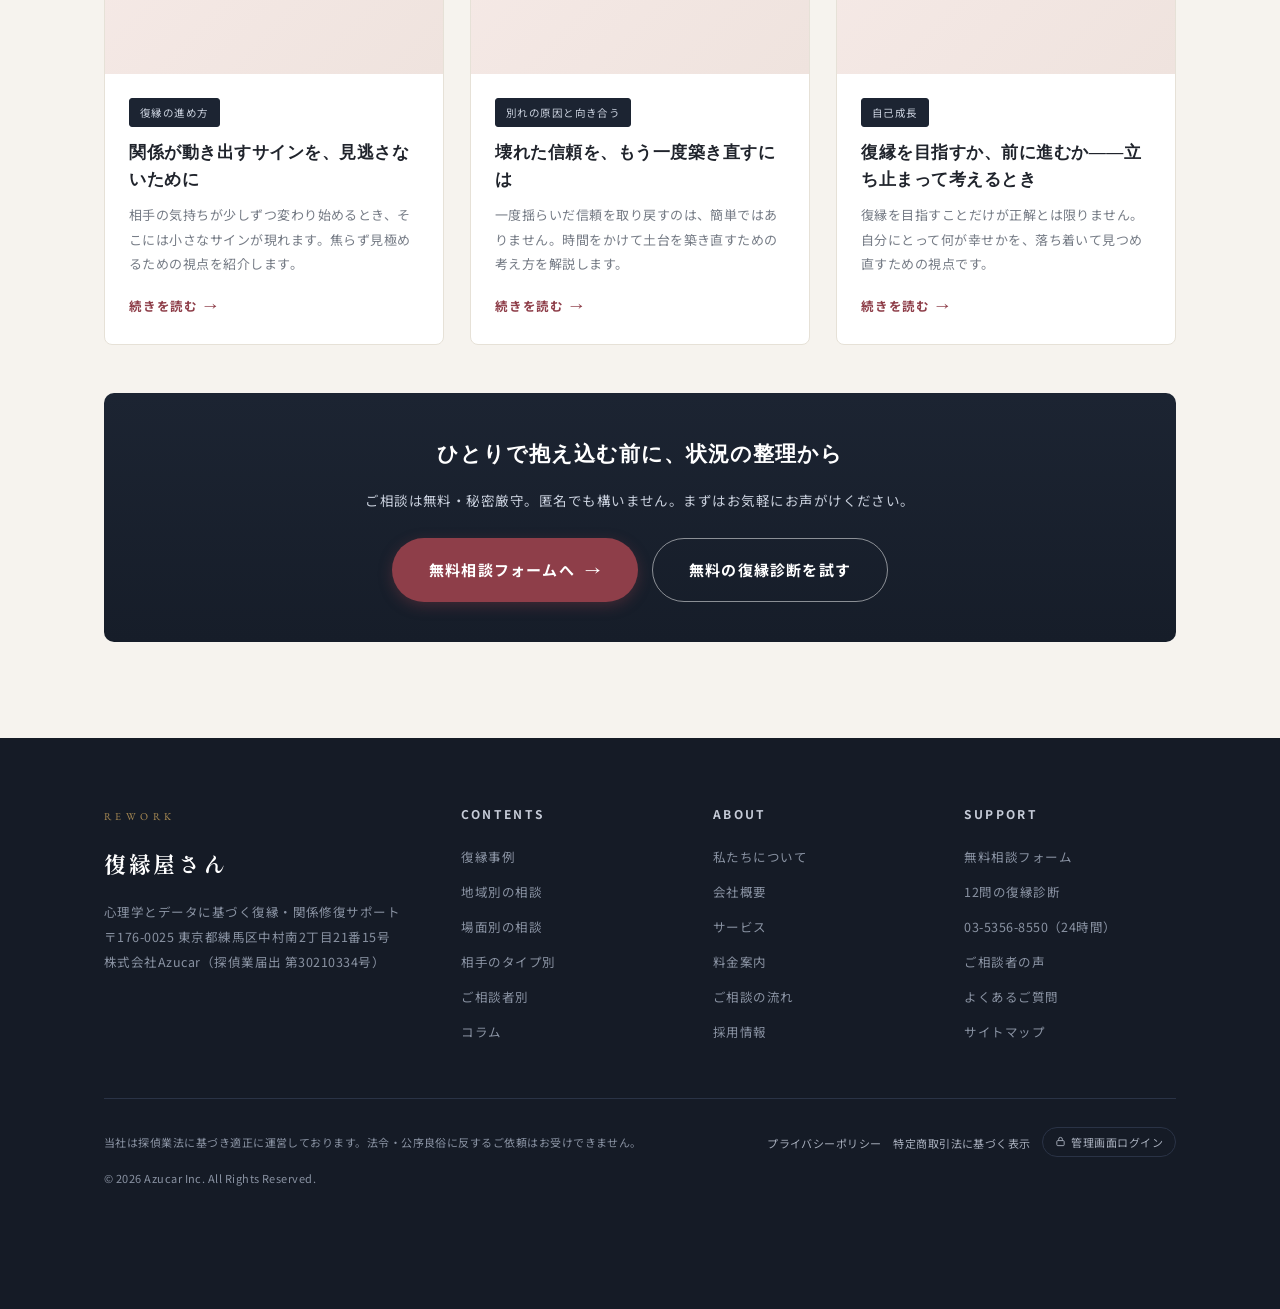
<file: fukuenyasan-hp-v2/column/index.html>
<!DOCTYPE html>
<html lang="ja">
<head>
<meta charset="UTF-8">
<meta name="viewport" content="width=device-width, initial-scale=1.0">
<title>復縁・恋愛心理コラム｜復縁屋さん</title>
<meta name="description" content="復縁や関係の立て直しに役立つ、心理学にもとづいたコラムを掲載。別れの原因、連絡の取り方、自己成長などをテーマに解説します。">
<meta property="og:title" content="復縁・恋愛心理コラム｜復縁屋さん">
<meta property="og:description" content="復縁や関係の立て直しに役立つ、心理学にもとづいたコラムを掲載。別れの原因、連絡の取り方、自己成長などをテーマに解説します。">
<meta property="og:type" content="website">
<link rel="preconnect" href="https://fonts.googleapis.com">
<link rel="preconnect" href="https://fonts.gstatic.com" crossorigin>
<link href="https://fonts.googleapis.com/css2?family=Noto+Sans+JP:wght@400;500;700&family=Shippori+Mincho:wght@500;600;700&family=EB+Garamond:wght@500&display=swap" rel="stylesheet">
<link rel="stylesheet" href="../assets/css/site.css">
<script type="application/ld+json">{"@context":"https://schema.org","@type":"BreadcrumbList","itemListElement":[{"@type":"ListItem","position":1,"name":"ホーム"},{"@type":"ListItem","position":2,"name":"コラム"}]}</script>
</head>
<body>

<div class="pre-header" role="complementary" aria-label="運営情報">
  <div class="container pre-header-inner">
    <p class="pre-header-note">探偵業届出 第30210334号（株式会社Azucar）｜ご相談受付 24時間・秘密厳守・全国対応</p>
    <ul class="pre-header-links">
      <li><a href="../voice/index.html">ご相談者の声</a></li>
      <li><a href="../faq/index.html">よくあるご質問</a></li>
      <li><a href="../admin/index.html" class="pre-header-admin" rel="nofollow">管理画面ログイン</a></li>
    </ul>
  </div>
</div>
<header class="site-header" id="site-header">
  <div class="container header-inner">
    <a href="../index.html" class="brand" aria-label="復縁屋さん トップへ">
      <span class="brand-en">Rework</span>
      <span class="brand-ja">復縁屋さん</span>
    </a>
    <nav class="gnav" id="gnav" aria-label="グローバルナビゲーション">
      <ul>
<li><a href="../index.html#service">サービス</a></li><li><a href="../case/index.html">事例</a></li><li><a href="../situation/index.html">場面別</a></li><li><a href="../region/index.html">地域別</a></li><li><a href="../price/index.html">料金</a></li><li><a href="../column/index.html" aria-current="page">コラム</a></li>        <li class="gnav-cta">
          <a href="../../fukuenyasan-lp/shared/diagnosis.html">12問の無料復縁診断を試す →</a>
          <a href="../../fukuenyasan-lp/shared/contact.html">無料相談フォームへ →</a>
        </li>
      </ul>
    </nav>
    <div class="header-cta">
      <div class="header-tel">
        <a href="tel:0353568550" class="header-tel-num">03-5356-8550</a>
        <span class="header-tel-note">受付 24時間 / 秘密厳守</span>
      </div>
      <a href="../../fukuenyasan-lp/shared/diagnosis.html" class="btn-header btn-header--ghost">無料診断</a>
      <a href="../../fukuenyasan-lp/shared/contact.html" class="btn-header">無料相談はこちら</a>
      <button class="menu-toggle" id="menu-toggle" aria-label="メニューを開く" aria-expanded="false" aria-controls="gnav">
        <span></span><span></span><span></span>
      </button>
    </div>
  </div>
</header>

<main>
  <section class="page-hero">
    <div class="container">
<nav class="breadcrumb" aria-label="パンくずリスト"><a href="../index.html">ホーム</a><span aria-hidden="true">›</span><span>コラム</span></nav>
      <p class="kicker">Column</p>
      <h1 class="page-title">復縁・恋愛心理コラム</h1>
      <p class="page-hero-lead">復縁や関係の立て直しについて、心理学の知見をふまえた読み物をお届けします。</p>
<div class="taxo-nav" style="margin-top:22px;"><span class="taxo-chip">復縁の基礎知識</span><span class="taxo-chip">復縁の進め方</span><span class="taxo-chip">心理学コラム</span><span class="taxo-chip">別れの原因と向き合う</span><span class="taxo-chip">連絡・コミュニケーション</span><span class="taxo-chip">自己成長</span></div>    </div>
  </section>
  <section>
    <div class="container">
      <div class="card-grid">
<a class="entry-card fade-in" href="../column/conversation-habits/index.html">
  <div class="entry-thumb"><div class="entry-thumb-label">COLUMN</div></div>
  <div class="entry-body">
    <div class="tag-row"><span class="tag cat">心理学コラム</span></div>
    <h3 class="entry-title">気持ちが伝わらないのはなぜ——すれ違いを生む会話のクセと直し方</h3>
    <p class="entry-excerpt">「そんなつもりで言ったんじゃないのに」——多くの別れの背景には、内容ではなく「伝え方のクセ」のすれ違いがあります。代表的な4つのクセと、その直し方を解説します。</p>
    <span class="entry-more">続きを読む <span class="arrow">→</span></span>
  </div>
</a>

<a class="entry-card fade-in" href="../column/first-reunion/index.html">
  <div class="entry-thumb"><div class="entry-thumb-label">COLUMN</div></div>
  <div class="entry-body">
    <div class="tag-row"><span class="tag cat">復縁の進め方</span></div>
    <h3 class="entry-title">久しぶりの再会をどう過ごすか——最初の一回で信頼を取り戻すために</h3>
    <p class="entry-excerpt">連絡が戻り、ついに会えることになった。嬉しさと同時に緊張が押し寄せる「最初の再会」。場所選びから会話、別れ際まで、設計のポイントを具体的にまとめました。</p>
    <span class="entry-more">続きを読む <span class="arrow">→</span></span>
  </div>
</a>

<a class="entry-card fade-in" href="../column/actions-that-push-away/index.html">
  <div class="entry-thumb"><div class="entry-thumb-label">COLUMN</div></div>
  <div class="entry-body">
    <div class="tag-row"><span class="tag cat">復縁の進め方</span></div>
    <h3 class="entry-title">復縁を遠ざける5つの行動——焦りがつくる悪循環とその断ち方</h3>
    <p class="entry-excerpt">頑張っているのに、なぜか相手が遠ざかっていく。復縁の場面で本当によく見られる「逆効果の行動」を5つ取り上げ、それぞれの心理背景と断ち方を解説します。</p>
    <span class="entry-more">続きを読む <span class="arrow">→</span></span>
  </div>
</a>

<a class="entry-card fade-in" href="../column/night-anxiety/index.html">
  <div class="entry-thumb"><div class="entry-thumb-label">COLUMN</div></div>
  <div class="entry-body">
    <div class="tag-row"><span class="tag cat">自己成長</span></div>
    <h3 class="entry-title">夜になると苦しくなる——別れ直後の不安と孤独への対処法</h3>
    <p class="entry-excerpt">昼間は平気なのに、夜になると急に寂しさと後悔が押し寄せる。別れ直後の夜の苦しさの正体と、今夜から使える現実的な対処法をまとめました。</p>
    <span class="entry-more">続きを読む <span class="arrow">→</span></span>
  </div>
</a>

<a class="entry-card fade-in" href="../column/sns-with-ex/index.html">
  <div class="entry-thumb"><div class="entry-thumb-label">COLUMN</div></div>
  <div class="entry-body">
    <div class="tag-row"><span class="tag cat">自己成長</span></div>
    <h3 class="entry-title">別れた相手のSNS、見てしまうあなたへ——距離の取り方と心の守り方</h3>
    <p class="entry-excerpt">気づけば一日に何度も相手のSNSを開いてしまう——多くの方が抱える悩みです。見てしまう心理の仕組みと、自分を守る現実的な距離の取り方を整理しました。</p>
    <span class="entry-more">続きを読む <span class="arrow">→</span></span>
  </div>
</a>

<a class="entry-card fade-in" href="../column/contact-method-choice/index.html">
  <div class="entry-thumb"><div class="entry-thumb-label">COLUMN</div></div>
  <div class="entry-body">
    <div class="tag-row"><span class="tag cat">連絡・コミュニケーション</span></div>
    <h3 class="entry-title">LINE・電話・直接会う——連絡手段それぞれの距離感と使い分け</h3>
    <p class="entry-excerpt">同じ内容でも、どの手段で伝えるかによって届き方は大きく変わります。メッセージ・通話・対面それぞれの特性と、関係の段階に応じた使い分けを整理しました。</p>
    <span class="entry-more">続きを読む <span class="arrow">→</span></span>
  </div>
</a>

<a class="entry-card fade-in" href="../column/what-is-fukuen/index.html">
  <div class="entry-thumb"><div class="entry-thumb-label">COLUMN</div></div>
  <div class="entry-body">
    <div class="tag-row"><span class="tag cat">復縁の基礎知識</span></div>
    <h3 class="entry-title">「復縁」とは何か——やり直す前に整理しておきたい3つのこと</h3>
    <p class="entry-excerpt">復縁を望む気持ちの奥には、さまざまな感情が混ざっています。動き出す前に整理しておきたい、基本的な考え方をまとめました。</p>
    <span class="entry-more">続きを読む <span class="arrow">→</span></span>
  </div>
</a>

<a class="entry-card fade-in" href="../column/no-contact-period/index.html">
  <div class="entry-thumb"><div class="entry-thumb-label">COLUMN</div></div>
  <div class="entry-body">
    <div class="tag-row"><span class="tag cat">復縁の進め方</span></div>
    <h3 class="entry-title">「冷却期間」は本当に必要？——距離を置く目的と使い方</h3>
    <p class="entry-excerpt">よく耳にする「冷却期間」。ただ待てばよいわけではありません。距離を置く本当の目的と、その時間の使い方を解説します。</p>
    <span class="entry-more">続きを読む <span class="arrow">→</span></span>
  </div>
</a>

<a class="entry-card fade-in" href="../column/attachment-theory/index.html">
  <div class="entry-thumb"><div class="entry-thumb-label">COLUMN</div></div>
  <div class="entry-body">
    <div class="tag-row"><span class="tag cat">心理学コラム</span></div>
    <h3 class="entry-title">愛着スタイルから読み解く、別れと関係の続けにくさ</h3>
    <p class="entry-excerpt">心理学の「愛着理論」は、恋愛のすれ違いを理解する手がかりになります。基本的な考え方をやさしく紹介します。</p>
    <span class="entry-more">続きを読む <span class="arrow">→</span></span>
  </div>
</a>

<a class="entry-card fade-in" href="../column/why-relationship-ends/index.html">
  <div class="entry-thumb"><div class="entry-thumb-label">COLUMN</div></div>
  <div class="entry-body">
    <div class="tag-row"><span class="tag cat">別れの原因と向き合う</span></div>
    <h3 class="entry-title">別れの本当の原因は、たいてい一つではない</h3>
    <p class="entry-excerpt">「あの一言が原因」と思っていても、別れの背景には複数の要因が重なっていることがほとんどです。原因の見つめ方を解説します。</p>
    <span class="entry-more">続きを読む <span class="arrow">→</span></span>
  </div>
</a>

<a class="entry-card fade-in" href="../column/first-message-after-breakup/index.html">
  <div class="entry-thumb"><div class="entry-thumb-label">COLUMN</div></div>
  <div class="entry-body">
    <div class="tag-row"><span class="tag cat">連絡・コミュニケーション</span></div>
    <h3 class="entry-title">別れたあとの最初の連絡——踏み出す前に確認したいこと</h3>
    <p class="entry-excerpt">復縁への大きな一歩となる、別れたあとの最初の連絡。送る前に確認しておきたいポイントを整理しました。</p>
    <span class="entry-more">続きを読む <span class="arrow">→</span></span>
  </div>
</a>

<a class="entry-card fade-in" href="../column/self-growth-during-breakup/index.html">
  <div class="entry-thumb"><div class="entry-thumb-label">COLUMN</div></div>
  <div class="entry-body">
    <div class="tag-row"><span class="tag cat">自己成長</span></div>
    <h3 class="entry-title">別れの時間を、自分を見つめ直す時間に変える</h3>
    <p class="entry-excerpt">つらい別れの時間も、見方を変えれば自分と向き合う機会になります。前を向くための考え方を紹介します。</p>
    <span class="entry-more">続きを読む <span class="arrow">→</span></span>
  </div>
</a>

<a class="entry-card fade-in" href="../column/distance-relationship-tips/index.html">
  <div class="entry-thumb"><div class="entry-thumb-label">COLUMN</div></div>
  <div class="entry-body">
    <div class="tag-row"><span class="tag cat">連絡・コミュニケーション</span></div>
    <h3 class="entry-title">遠距離で信頼を保つために——現実的にできる工夫</h3>
    <p class="entry-excerpt">会えない時間が続く遠距離では、小さなすれ違いが誤解に育ちやすいもの。信頼を保つための現実的な工夫をまとめました。</p>
    <span class="entry-more">続きを読む <span class="arrow">→</span></span>
  </div>
</a>

<a class="entry-card fade-in" href="../column/how-to-apologize/index.html">
  <div class="entry-thumb"><div class="entry-thumb-label">COLUMN</div></div>
  <div class="entry-body">
    <div class="tag-row"><span class="tag cat">連絡・コミュニケーション</span></div>
    <h3 class="entry-title">相手に届く謝罪とは——言葉より大切なもの</h3>
    <p class="entry-excerpt">謝っているのに伝わらない。それには理由があります。相手に本当に届く謝罪のあり方を考えます。</p>
    <span class="entry-more">続きを読む <span class="arrow">→</span></span>
  </div>
</a>

<a class="entry-card fade-in" href="../column/proud-partner-approach/index.html">
  <div class="entry-thumb"><div class="entry-thumb-label">COLUMN</div></div>
  <div class="entry-body">
    <div class="tag-row"><span class="tag cat">心理学コラム</span></div>
    <h3 class="entry-title">プライドの高い相手との、関係の戻し方</h3>
    <p class="entry-excerpt">自分から折れるのが苦手な相手には、こちらの働きかけ方が結果を左右します。相手の自尊心を尊重した進め方を解説します。</p>
    <span class="entry-more">続きを読む <span class="arrow">→</span></span>
  </div>
</a>

<a class="entry-card fade-in" href="../column/signs-of-reconciliation/index.html">
  <div class="entry-thumb"><div class="entry-thumb-label">COLUMN</div></div>
  <div class="entry-body">
    <div class="tag-row"><span class="tag cat">復縁の進め方</span></div>
    <h3 class="entry-title">関係が動き出すサインを、見逃さないために</h3>
    <p class="entry-excerpt">相手の気持ちが少しずつ変わり始めるとき、そこには小さなサインが現れます。焦らず見極めるための視点を紹介します。</p>
    <span class="entry-more">続きを読む <span class="arrow">→</span></span>
  </div>
</a>

<a class="entry-card fade-in" href="../column/rebuilding-trust/index.html">
  <div class="entry-thumb"><div class="entry-thumb-label">COLUMN</div></div>
  <div class="entry-body">
    <div class="tag-row"><span class="tag cat">別れの原因と向き合う</span></div>
    <h3 class="entry-title">壊れた信頼を、もう一度築き直すには</h3>
    <p class="entry-excerpt">一度揺らいだ信頼を取り戻すのは、簡単ではありません。時間をかけて土台を築き直すための考え方を解説します。</p>
    <span class="entry-more">続きを読む <span class="arrow">→</span></span>
  </div>
</a>

<a class="entry-card fade-in" href="../column/when-to-give-up/index.html">
  <div class="entry-thumb"><div class="entry-thumb-label">COLUMN</div></div>
  <div class="entry-body">
    <div class="tag-row"><span class="tag cat">自己成長</span></div>
    <h3 class="entry-title">復縁を目指すか、前に進むか——立ち止まって考えるとき</h3>
    <p class="entry-excerpt">復縁を目指すことだけが正解とは限りません。自分にとって何が幸せかを、落ち着いて見つめ直すための視点です。</p>
    <span class="entry-more">続きを読む <span class="arrow">→</span></span>
  </div>
</a>

      </div>
<div class="cta-inline">
  <h3>ひとりで抱え込む前に、状況の整理から</h3>
  <p>ご相談は無料・秘密厳守。匿名でも構いません。まずはお気軽にお声がけください。</p>
  <div class="cta-inline-actions">
    <a href="../../fukuenyasan-lp/shared/contact.html" class="btn btn-primary">無料相談フォームへ <span class="arrow">→</span></a>
    <a href="../../fukuenyasan-lp/shared/diagnosis.html" class="btn btn-outline--light">無料の復縁診断を試す</a>
  </div>
</div>
    </div>
  </section>

</main>

<footer class="site-footer">
  <div class="container">
    <div class="footer-grid">
      <div class="footer-brand">
        <span class="brand-en">Rework</span>
        <p class="brand-ja" style="font-size:22px;">復縁屋さん</p>
        <p>心理学とデータに基づく復縁・関係修復サポート<br>〒176-0025 東京都練馬区中村南2丁目21番15号<br>株式会社Azucar（探偵業届出 第30210334号）</p>
      </div>
      <div class="footer-col">
        <h3>CONTENTS</h3>
        <ul>
          <li><a href="../case/index.html">復縁事例</a></li>
          <li><a href="../region/index.html">地域別の相談</a></li>
          <li><a href="../situation/index.html">場面別の相談</a></li>
          <li><a href="../partner/index.html">相手のタイプ別</a></li>
          <li><a href="../gender/index.html">ご相談者別</a></li>
          <li><a href="../column/index.html">コラム</a></li>
        </ul>
      </div>
      <div class="footer-col">
        <h3>ABOUT</h3>
        <ul>
          <li><a href="../about/index.html">私たちについて</a></li>
          <li><a href="../company/index.html">会社概要</a></li>
          <li><a href="../service/index.html">サービス</a></li>
          <li><a href="../price/index.html">料金案内</a></li>
          <li><a href="../flow/index.html">ご相談の流れ</a></li>
          <li><a href="../recruit/index.html">採用情報</a></li>
        </ul>
      </div>
      <div class="footer-col">
        <h3>SUPPORT</h3>
        <ul>
          <li><a href="../../fukuenyasan-lp/shared/contact.html">無料相談フォーム</a></li>
          <li><a href="../../fukuenyasan-lp/shared/diagnosis.html">12問の復縁診断</a></li>
          <li><a href="tel:0353568550">03-5356-8550（24時間）</a></li>
          <li><a href="../voice/index.html">ご相談者の声</a></li>
          <li><a href="../faq/index.html">よくあるご質問</a></li>
          <li><a href="../sitemap/index.html">サイトマップ</a></li>
        </ul>
      </div>
    </div>
    <div class="footer-bottom">
      <p>当社は探偵業法に基づき適正に運営しております。法令・公序良俗に反するご依頼はお受けできません。</p>
      <p><a href="../privacy/index.html">プライバシーポリシー</a>　<a href="../tokushoho/index.html">特定商取引法に基づく表示</a>　<a href="../admin/index.html" class="footer-admin" rel="nofollow"><svg viewBox="0 0 24 24" width="11" height="11" fill="none" stroke="currentColor" stroke-width="2" aria-hidden="true"><rect x="4" y="10" width="16" height="11" rx="2"/><path d="M8 10V7a4 4 0 0 1 8 0v3"/></svg> 管理画面ログイン</a></p>
      <p>© 2026 Azucar Inc. All Rights Reserved.</p>
    </div>
  </div>
</footer>

<div class="cta-fixed" role="navigation" aria-label="お問い合わせ">
  <a href="../../fukuenyasan-lp/shared/contact.html" class="cta-fixed-form">
    <span class="cta-fixed-main">無料相談フォーム</span>
    <span class="cta-fixed-sub">24時間受付・秘密厳守</span>
  </a>
  <a href="tel:0353568550" class="cta-fixed-tel">
    <span class="cta-fixed-main">03-5356-8550</span>
    <span class="cta-fixed-sub">タップで発信</span>
  </a>
</div>

<script src="../assets/js/site.js"></script>
</body>
</html>
</file>
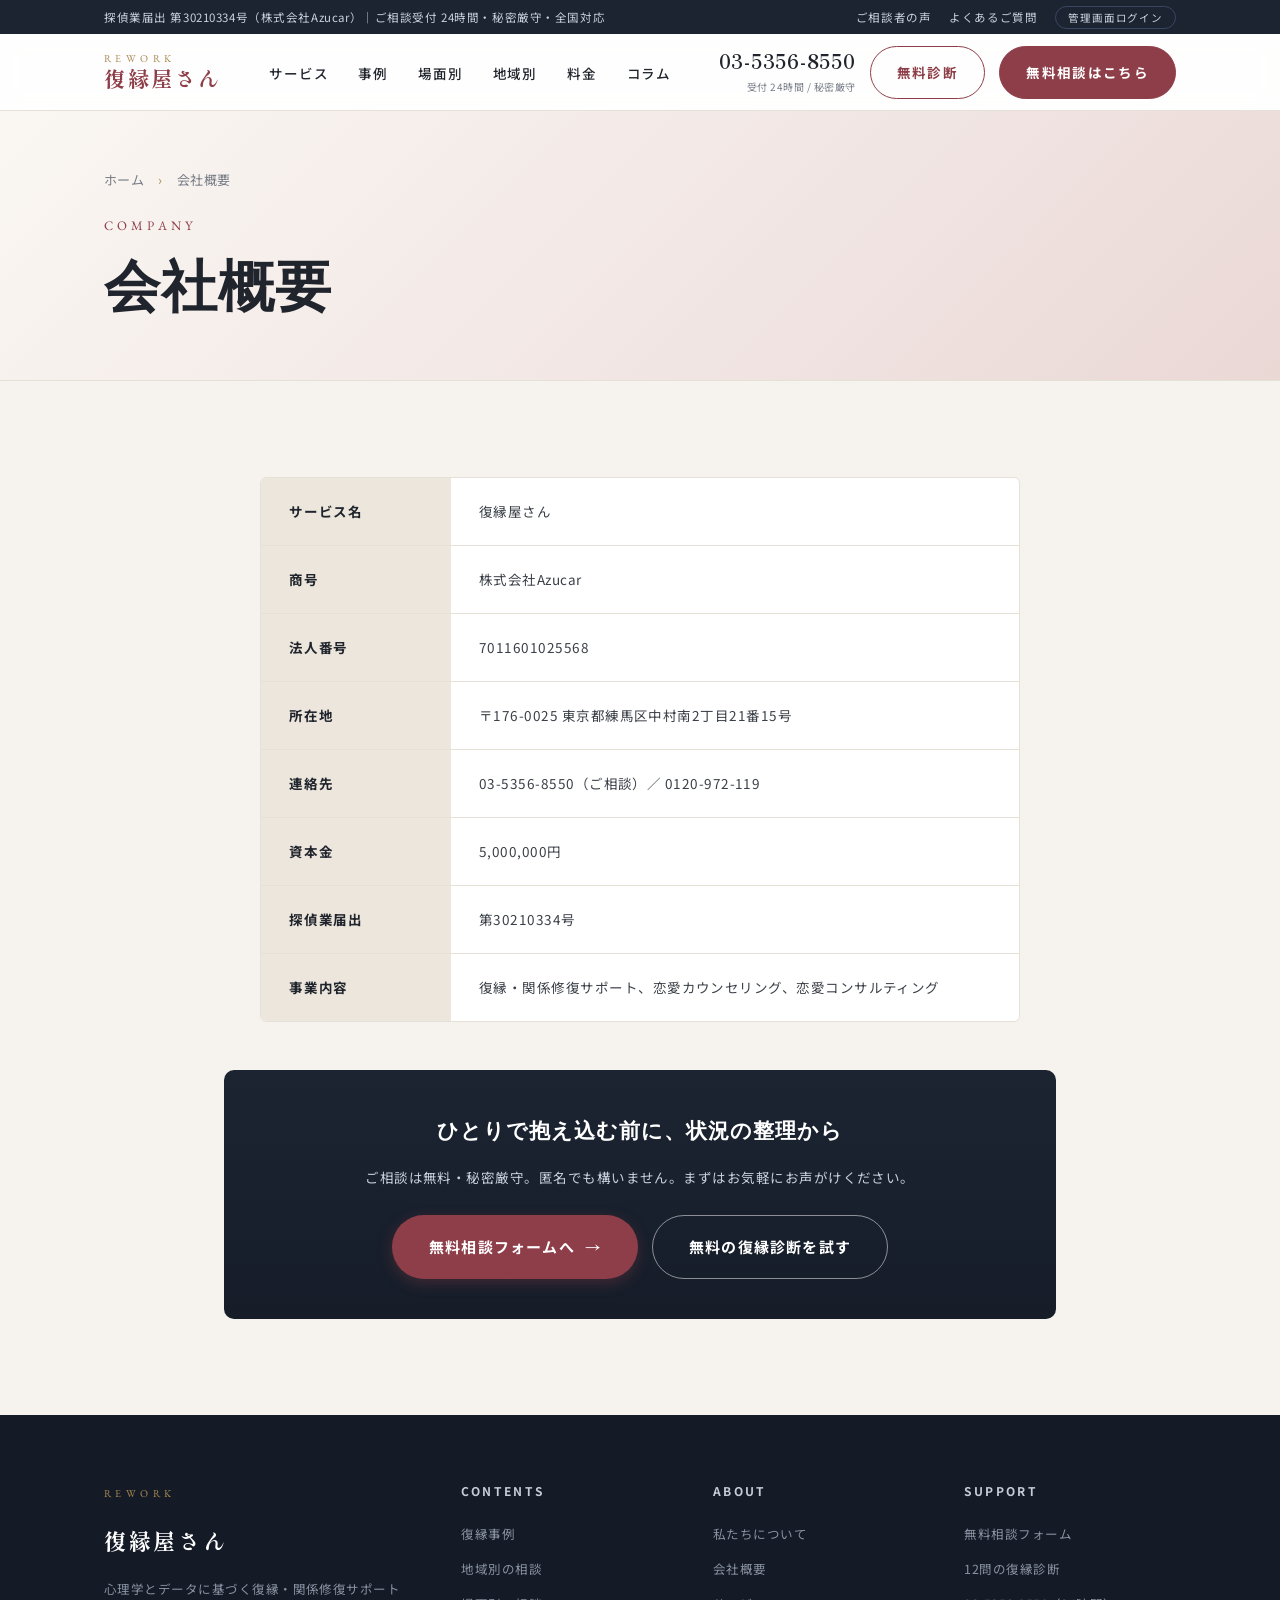
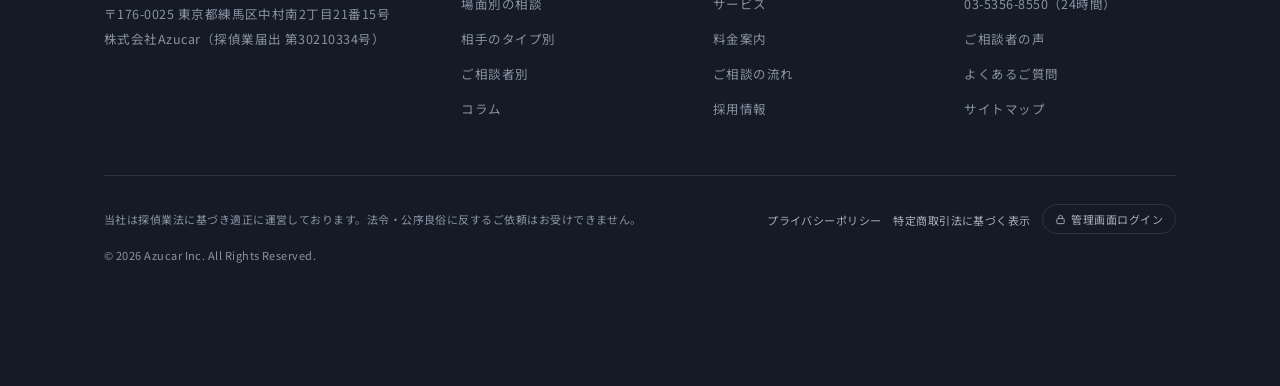
<file: fukuenyasan-hp-v2/company/index.html>
<!DOCTYPE html>
<html lang="ja">
<head>
<meta charset="UTF-8">
<meta name="viewport" content="width=device-width, initial-scale=1.0">
<title>会社概要｜復縁屋さん</title>
<meta name="description" content="復縁屋さんを運営する株式会社Azucarの会社概要（所在地・法人番号・探偵業届出番号など）。">
<meta property="og:title" content="会社概要｜復縁屋さん">
<meta property="og:description" content="復縁屋さんを運営する株式会社Azucarの会社概要（所在地・法人番号・探偵業届出番号など）。">
<meta property="og:type" content="website">
<link rel="preconnect" href="https://fonts.googleapis.com">
<link rel="preconnect" href="https://fonts.gstatic.com" crossorigin>
<link href="https://fonts.googleapis.com/css2?family=Noto+Sans+JP:wght@400;500;700&family=Shippori+Mincho:wght@500;600;700&family=EB+Garamond:wght@500&display=swap" rel="stylesheet">
<link rel="stylesheet" href="../assets/css/site.css">
</head>
<body>

<div class="pre-header" role="complementary" aria-label="運営情報">
  <div class="container pre-header-inner">
    <p class="pre-header-note">探偵業届出 第30210334号（株式会社Azucar）｜ご相談受付 24時間・秘密厳守・全国対応</p>
    <ul class="pre-header-links">
      <li><a href="../voice/index.html">ご相談者の声</a></li>
      <li><a href="../faq/index.html">よくあるご質問</a></li>
      <li><a href="../admin/index.html" class="pre-header-admin" rel="nofollow">管理画面ログイン</a></li>
    </ul>
  </div>
</div>
<header class="site-header" id="site-header">
  <div class="container header-inner">
    <a href="../index.html" class="brand" aria-label="復縁屋さん トップへ">
      <span class="brand-en">Rework</span>
      <span class="brand-ja">復縁屋さん</span>
    </a>
    <nav class="gnav" id="gnav" aria-label="グローバルナビゲーション">
      <ul>
<li><a href="../index.html#service">サービス</a></li><li><a href="../case/index.html">事例</a></li><li><a href="../situation/index.html">場面別</a></li><li><a href="../region/index.html">地域別</a></li><li><a href="../price/index.html">料金</a></li><li><a href="../column/index.html">コラム</a></li>        <li class="gnav-cta">
          <a href="../../fukuenyasan-lp/shared/diagnosis.html">12問の無料復縁診断を試す →</a>
          <a href="../../fukuenyasan-lp/shared/contact.html">無料相談フォームへ →</a>
        </li>
      </ul>
    </nav>
    <div class="header-cta">
      <div class="header-tel">
        <a href="tel:0353568550" class="header-tel-num">03-5356-8550</a>
        <span class="header-tel-note">受付 24時間 / 秘密厳守</span>
      </div>
      <a href="../../fukuenyasan-lp/shared/diagnosis.html" class="btn-header btn-header--ghost">無料診断</a>
      <a href="../../fukuenyasan-lp/shared/contact.html" class="btn-header">無料相談はこちら</a>
      <button class="menu-toggle" id="menu-toggle" aria-label="メニューを開く" aria-expanded="false" aria-controls="gnav">
        <span></span><span></span><span></span>
      </button>
    </div>
  </div>
</header>

<main>
  <section class="page-hero">
    <div class="container">
<nav class="breadcrumb" aria-label="パンくずリスト"><a href="../index.html">ホーム</a><span aria-hidden="true">›</span><span>会社概要</span></nav>
      <p class="kicker">Company</p>
      <h1 class="page-title">会社概要</h1>
    </div>
  </section>
  <section>
    <div class="container" style="max-width:880px;">
<div class="company-table"><dl><dt>サービス名</dt><dd>復縁屋さん</dd><dt>商号</dt><dd>株式会社Azucar</dd><dt>法人番号</dt><dd>7011601025568</dd><dt>所在地</dt><dd>〒176-0025 東京都練馬区中村南2丁目21番15号</dd><dt>連絡先</dt><dd>03-5356-8550（ご相談）／ 0120-972-119</dd><dt>資本金</dt><dd>5,000,000円</dd><dt>探偵業届出</dt><dd>第30210334号</dd><dt>事業内容</dt><dd>復縁・関係修復サポート、恋愛カウンセリング、恋愛コンサルティング</dd></dl></div>
<div class="cta-inline">
  <h3>ひとりで抱え込む前に、状況の整理から</h3>
  <p>ご相談は無料・秘密厳守。匿名でも構いません。まずはお気軽にお声がけください。</p>
  <div class="cta-inline-actions">
    <a href="../../fukuenyasan-lp/shared/contact.html" class="btn btn-primary">無料相談フォームへ <span class="arrow">→</span></a>
    <a href="../../fukuenyasan-lp/shared/diagnosis.html" class="btn btn-outline--light">無料の復縁診断を試す</a>
  </div>
</div>
    </div>
  </section>

</main>

<footer class="site-footer">
  <div class="container">
    <div class="footer-grid">
      <div class="footer-brand">
        <span class="brand-en">Rework</span>
        <p class="brand-ja" style="font-size:22px;">復縁屋さん</p>
        <p>心理学とデータに基づく復縁・関係修復サポート<br>〒176-0025 東京都練馬区中村南2丁目21番15号<br>株式会社Azucar（探偵業届出 第30210334号）</p>
      </div>
      <div class="footer-col">
        <h3>CONTENTS</h3>
        <ul>
          <li><a href="../case/index.html">復縁事例</a></li>
          <li><a href="../region/index.html">地域別の相談</a></li>
          <li><a href="../situation/index.html">場面別の相談</a></li>
          <li><a href="../partner/index.html">相手のタイプ別</a></li>
          <li><a href="../gender/index.html">ご相談者別</a></li>
          <li><a href="../column/index.html">コラム</a></li>
        </ul>
      </div>
      <div class="footer-col">
        <h3>ABOUT</h3>
        <ul>
          <li><a href="../about/index.html">私たちについて</a></li>
          <li><a href="../company/index.html">会社概要</a></li>
          <li><a href="../service/index.html">サービス</a></li>
          <li><a href="../price/index.html">料金案内</a></li>
          <li><a href="../flow/index.html">ご相談の流れ</a></li>
          <li><a href="../recruit/index.html">採用情報</a></li>
        </ul>
      </div>
      <div class="footer-col">
        <h3>SUPPORT</h3>
        <ul>
          <li><a href="../../fukuenyasan-lp/shared/contact.html">無料相談フォーム</a></li>
          <li><a href="../../fukuenyasan-lp/shared/diagnosis.html">12問の復縁診断</a></li>
          <li><a href="tel:0353568550">03-5356-8550（24時間）</a></li>
          <li><a href="../voice/index.html">ご相談者の声</a></li>
          <li><a href="../faq/index.html">よくあるご質問</a></li>
          <li><a href="../sitemap/index.html">サイトマップ</a></li>
        </ul>
      </div>
    </div>
    <div class="footer-bottom">
      <p>当社は探偵業法に基づき適正に運営しております。法令・公序良俗に反するご依頼はお受けできません。</p>
      <p><a href="../privacy/index.html">プライバシーポリシー</a>　<a href="../tokushoho/index.html">特定商取引法に基づく表示</a>　<a href="../admin/index.html" class="footer-admin" rel="nofollow"><svg viewBox="0 0 24 24" width="11" height="11" fill="none" stroke="currentColor" stroke-width="2" aria-hidden="true"><rect x="4" y="10" width="16" height="11" rx="2"/><path d="M8 10V7a4 4 0 0 1 8 0v3"/></svg> 管理画面ログイン</a></p>
      <p>© 2026 Azucar Inc. All Rights Reserved.</p>
    </div>
  </div>
</footer>

<div class="cta-fixed" role="navigation" aria-label="お問い合わせ">
  <a href="../../fukuenyasan-lp/shared/contact.html" class="cta-fixed-form">
    <span class="cta-fixed-main">無料相談フォーム</span>
    <span class="cta-fixed-sub">24時間受付・秘密厳守</span>
  </a>
  <a href="tel:0353568550" class="cta-fixed-tel">
    <span class="cta-fixed-main">03-5356-8550</span>
    <span class="cta-fixed-sub">タップで発信</span>
  </a>
</div>

<script src="../assets/js/site.js"></script>
</body>
</html>
</file>
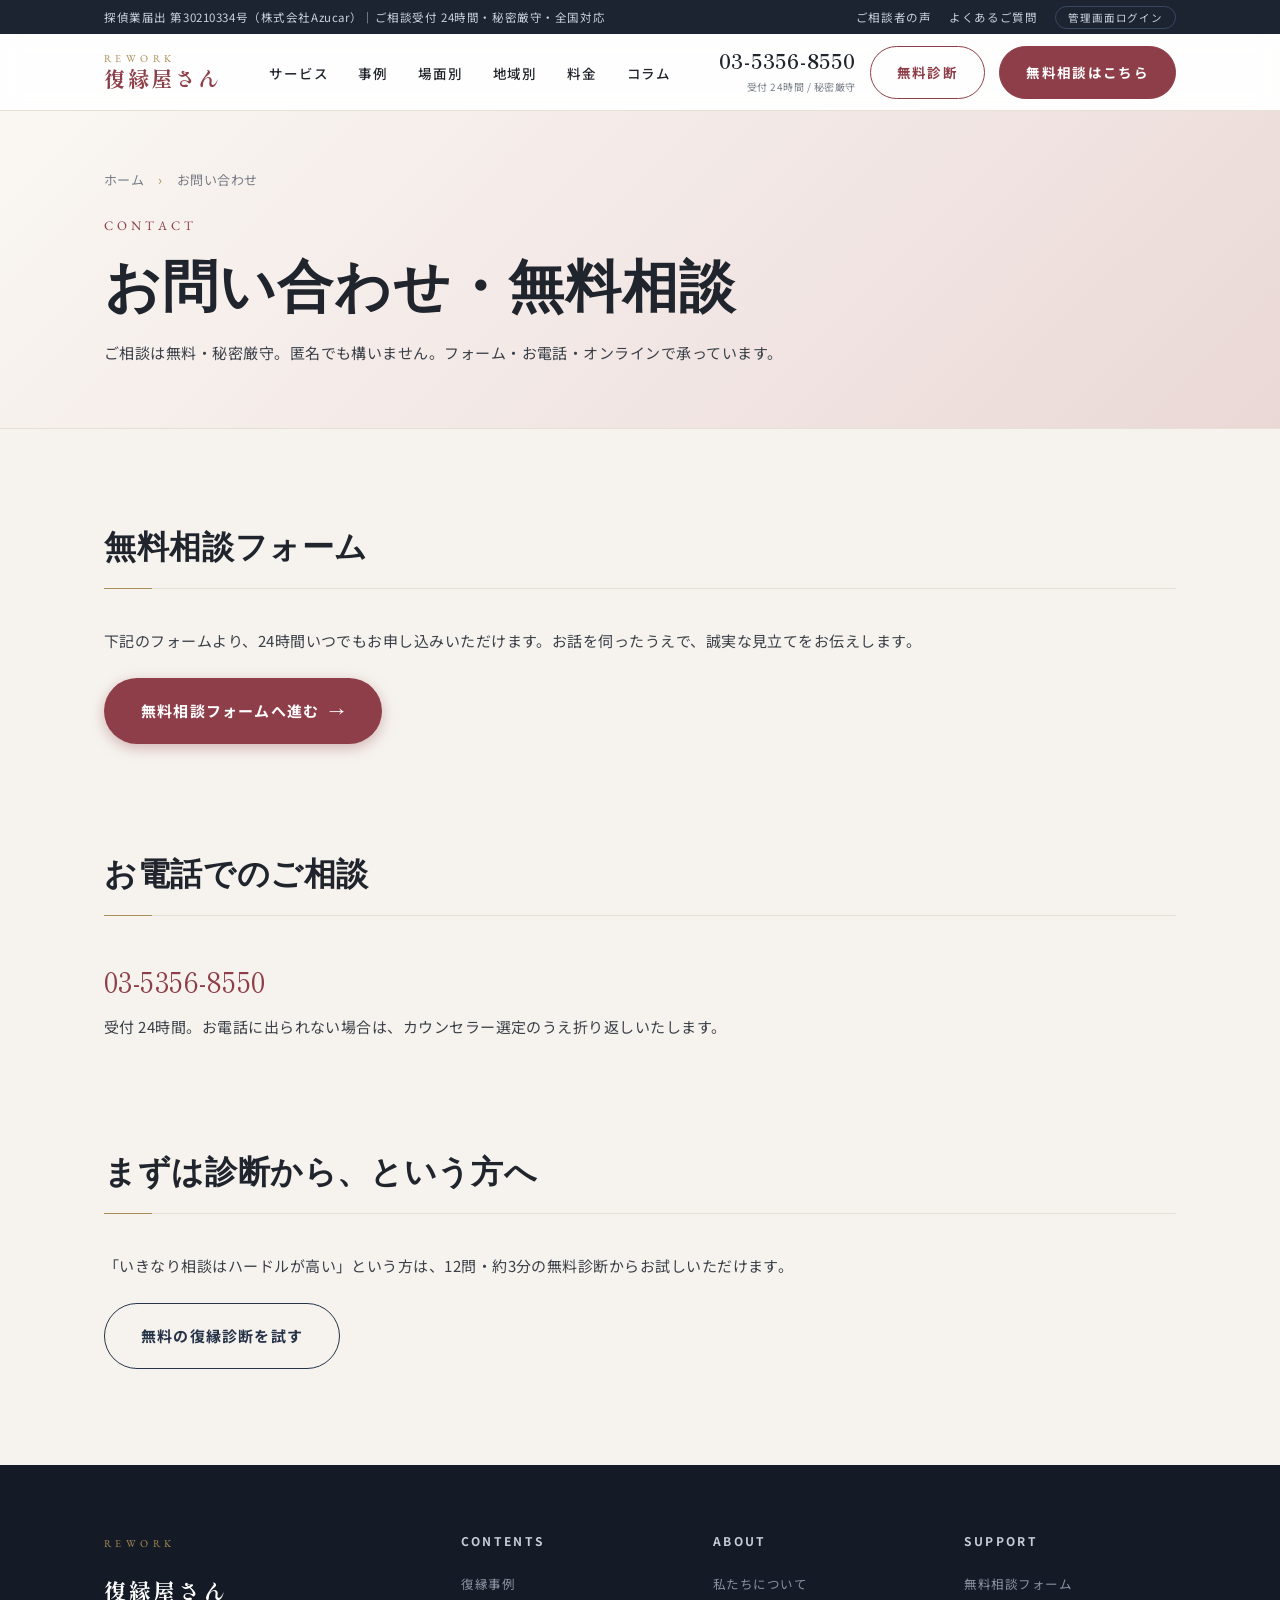
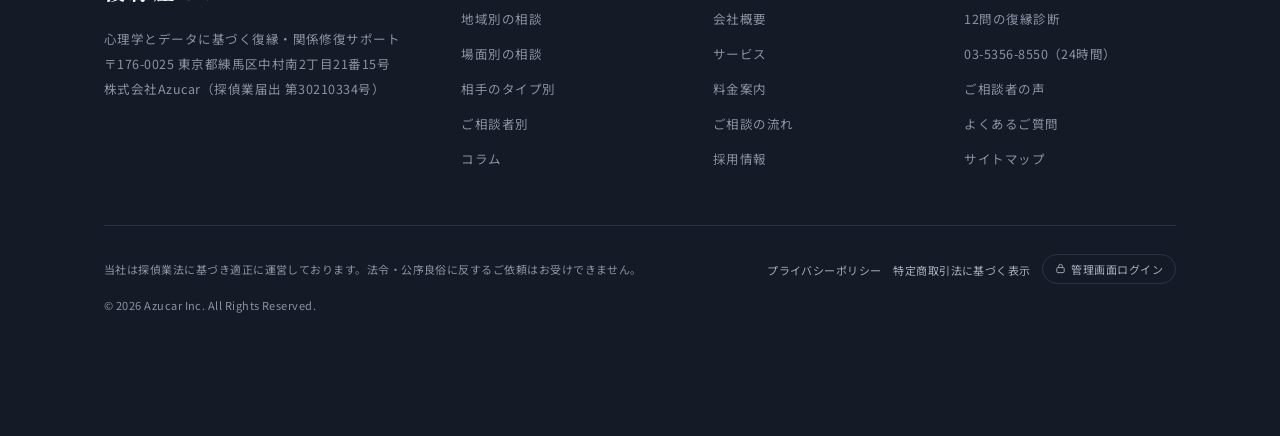
<file: fukuenyasan-hp-v2/contact/index.html>
<!DOCTYPE html>
<html lang="ja">
<head>
<meta charset="UTF-8">
<meta name="viewport" content="width=device-width, initial-scale=1.0">
<title>お問い合わせ・無料相談｜復縁屋さん</title>
<meta name="description" content="ご相談は無料・秘密厳守。フォーム・お電話・オンラインで承ります。匿名でのご相談も可能です。">
<meta property="og:title" content="お問い合わせ・無料相談｜復縁屋さん">
<meta property="og:description" content="ご相談は無料・秘密厳守。フォーム・お電話・オンラインで承ります。匿名でのご相談も可能です。">
<meta property="og:type" content="website">
<link rel="preconnect" href="https://fonts.googleapis.com">
<link rel="preconnect" href="https://fonts.gstatic.com" crossorigin>
<link href="https://fonts.googleapis.com/css2?family=Noto+Sans+JP:wght@400;500;700&family=Shippori+Mincho:wght@500;600;700&family=EB+Garamond:wght@500&display=swap" rel="stylesheet">
<link rel="stylesheet" href="../assets/css/site.css">
</head>
<body>

<div class="pre-header" role="complementary" aria-label="運営情報">
  <div class="container pre-header-inner">
    <p class="pre-header-note">探偵業届出 第30210334号（株式会社Azucar）｜ご相談受付 24時間・秘密厳守・全国対応</p>
    <ul class="pre-header-links">
      <li><a href="../voice/index.html">ご相談者の声</a></li>
      <li><a href="../faq/index.html">よくあるご質問</a></li>
      <li><a href="../admin/index.html" class="pre-header-admin" rel="nofollow">管理画面ログイン</a></li>
    </ul>
  </div>
</div>
<header class="site-header" id="site-header">
  <div class="container header-inner">
    <a href="../index.html" class="brand" aria-label="復縁屋さん トップへ">
      <span class="brand-en">Rework</span>
      <span class="brand-ja">復縁屋さん</span>
    </a>
    <nav class="gnav" id="gnav" aria-label="グローバルナビゲーション">
      <ul>
<li><a href="../index.html#service">サービス</a></li><li><a href="../case/index.html">事例</a></li><li><a href="../situation/index.html">場面別</a></li><li><a href="../region/index.html">地域別</a></li><li><a href="../price/index.html">料金</a></li><li><a href="../column/index.html">コラム</a></li>        <li class="gnav-cta">
          <a href="../../fukuenyasan-lp/shared/diagnosis.html">12問の無料復縁診断を試す →</a>
          <a href="../../fukuenyasan-lp/shared/contact.html">無料相談フォームへ →</a>
        </li>
      </ul>
    </nav>
    <div class="header-cta">
      <div class="header-tel">
        <a href="tel:0353568550" class="header-tel-num">03-5356-8550</a>
        <span class="header-tel-note">受付 24時間 / 秘密厳守</span>
      </div>
      <a href="../../fukuenyasan-lp/shared/diagnosis.html" class="btn-header btn-header--ghost">無料診断</a>
      <a href="../../fukuenyasan-lp/shared/contact.html" class="btn-header">無料相談はこちら</a>
      <button class="menu-toggle" id="menu-toggle" aria-label="メニューを開く" aria-expanded="false" aria-controls="gnav">
        <span></span><span></span><span></span>
      </button>
    </div>
  </div>
</header>

<main>
  <section class="page-hero">
    <div class="container">
<nav class="breadcrumb" aria-label="パンくずリスト"><a href="../index.html">ホーム</a><span aria-hidden="true">›</span><span>お問い合わせ</span></nav>
      <p class="kicker">Contact</p>
      <h1 class="page-title">お問い合わせ・無料相談</h1>
      <p class="page-hero-lead">ご相談は無料・秘密厳守。匿名でも構いません。フォーム・お電話・オンラインで承っています。</p>
    </div>
  </section>
  <section>
    <div class="container">
<div class="article"><h2>無料相談フォーム</h2><p>下記のフォームより、24時間いつでもお申し込みいただけます。お話を伺ったうえで、誠実な見立てをお伝えします。</p><p><a href="../../fukuenyasan-lp/shared/contact.html" class="btn btn-primary">無料相談フォームへ進む <span class="arrow">→</span></a></p><h2>お電話でのご相談</h2><p><a href="tel:0353568550" style="font-family:var(--font-serif);font-size:28px;color:var(--rose);">03-5356-8550</a><br>受付 24時間。お電話に出られない場合は、カウンセラー選定のうえ折り返しいたします。</p><h2>まずは診断から、という方へ</h2><p>「いきなり相談はハードルが高い」という方は、12問・約3分の無料診断からお試しいただけます。</p><p><a href="../../fukuenyasan-lp/shared/diagnosis.html" class="btn btn-outline">無料の復縁診断を試す</a></p></div>
    </div>
  </section>

</main>

<footer class="site-footer">
  <div class="container">
    <div class="footer-grid">
      <div class="footer-brand">
        <span class="brand-en">Rework</span>
        <p class="brand-ja" style="font-size:22px;">復縁屋さん</p>
        <p>心理学とデータに基づく復縁・関係修復サポート<br>〒176-0025 東京都練馬区中村南2丁目21番15号<br>株式会社Azucar（探偵業届出 第30210334号）</p>
      </div>
      <div class="footer-col">
        <h3>CONTENTS</h3>
        <ul>
          <li><a href="../case/index.html">復縁事例</a></li>
          <li><a href="../region/index.html">地域別の相談</a></li>
          <li><a href="../situation/index.html">場面別の相談</a></li>
          <li><a href="../partner/index.html">相手のタイプ別</a></li>
          <li><a href="../gender/index.html">ご相談者別</a></li>
          <li><a href="../column/index.html">コラム</a></li>
        </ul>
      </div>
      <div class="footer-col">
        <h3>ABOUT</h3>
        <ul>
          <li><a href="../about/index.html">私たちについて</a></li>
          <li><a href="../company/index.html">会社概要</a></li>
          <li><a href="../service/index.html">サービス</a></li>
          <li><a href="../price/index.html">料金案内</a></li>
          <li><a href="../flow/index.html">ご相談の流れ</a></li>
          <li><a href="../recruit/index.html">採用情報</a></li>
        </ul>
      </div>
      <div class="footer-col">
        <h3>SUPPORT</h3>
        <ul>
          <li><a href="../../fukuenyasan-lp/shared/contact.html">無料相談フォーム</a></li>
          <li><a href="../../fukuenyasan-lp/shared/diagnosis.html">12問の復縁診断</a></li>
          <li><a href="tel:0353568550">03-5356-8550（24時間）</a></li>
          <li><a href="../voice/index.html">ご相談者の声</a></li>
          <li><a href="../faq/index.html">よくあるご質問</a></li>
          <li><a href="../sitemap/index.html">サイトマップ</a></li>
        </ul>
      </div>
    </div>
    <div class="footer-bottom">
      <p>当社は探偵業法に基づき適正に運営しております。法令・公序良俗に反するご依頼はお受けできません。</p>
      <p><a href="../privacy/index.html">プライバシーポリシー</a>　<a href="../tokushoho/index.html">特定商取引法に基づく表示</a>　<a href="../admin/index.html" class="footer-admin" rel="nofollow"><svg viewBox="0 0 24 24" width="11" height="11" fill="none" stroke="currentColor" stroke-width="2" aria-hidden="true"><rect x="4" y="10" width="16" height="11" rx="2"/><path d="M8 10V7a4 4 0 0 1 8 0v3"/></svg> 管理画面ログイン</a></p>
      <p>© 2026 Azucar Inc. All Rights Reserved.</p>
    </div>
  </div>
</footer>

<div class="cta-fixed" role="navigation" aria-label="お問い合わせ">
  <a href="../../fukuenyasan-lp/shared/contact.html" class="cta-fixed-form">
    <span class="cta-fixed-main">無料相談フォーム</span>
    <span class="cta-fixed-sub">24時間受付・秘密厳守</span>
  </a>
  <a href="tel:0353568550" class="cta-fixed-tel">
    <span class="cta-fixed-main">03-5356-8550</span>
    <span class="cta-fixed-sub">タップで発信</span>
  </a>
</div>

<script src="../assets/js/site.js"></script>
</body>
</html>
</file>
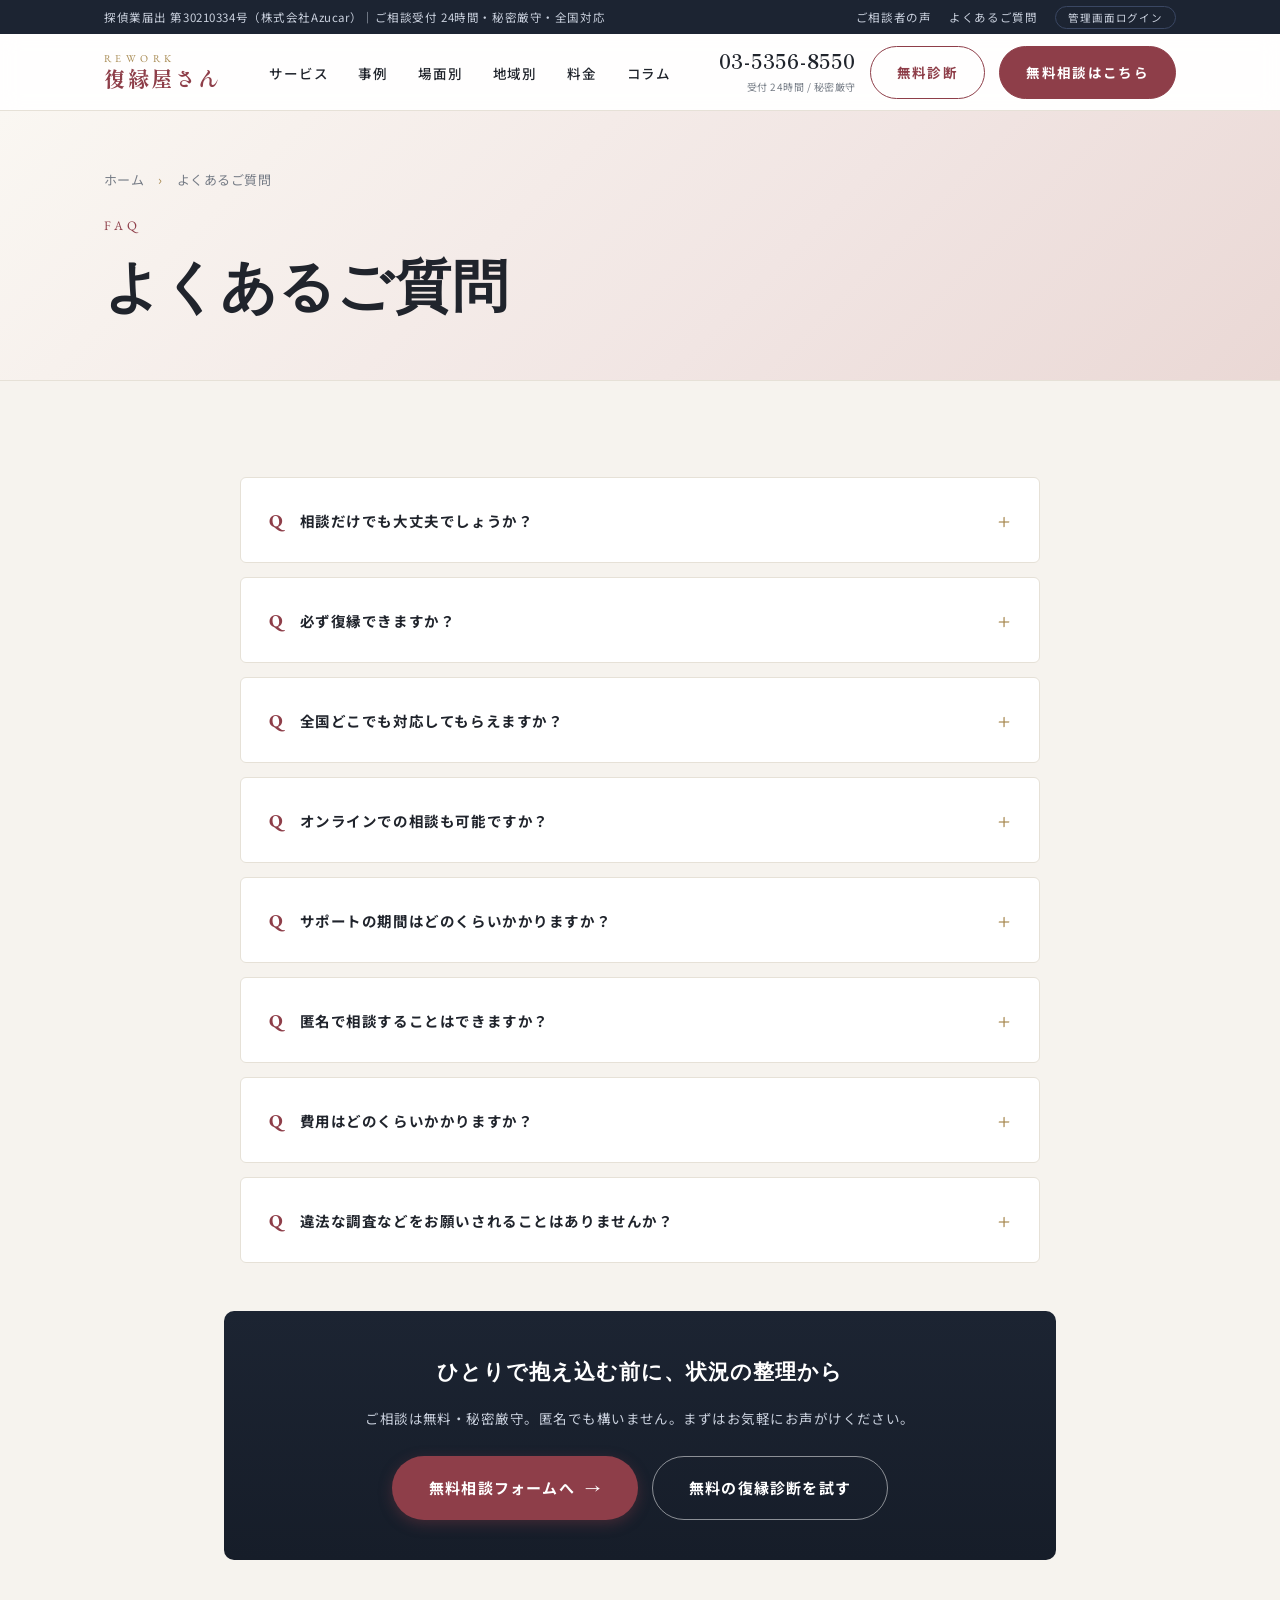
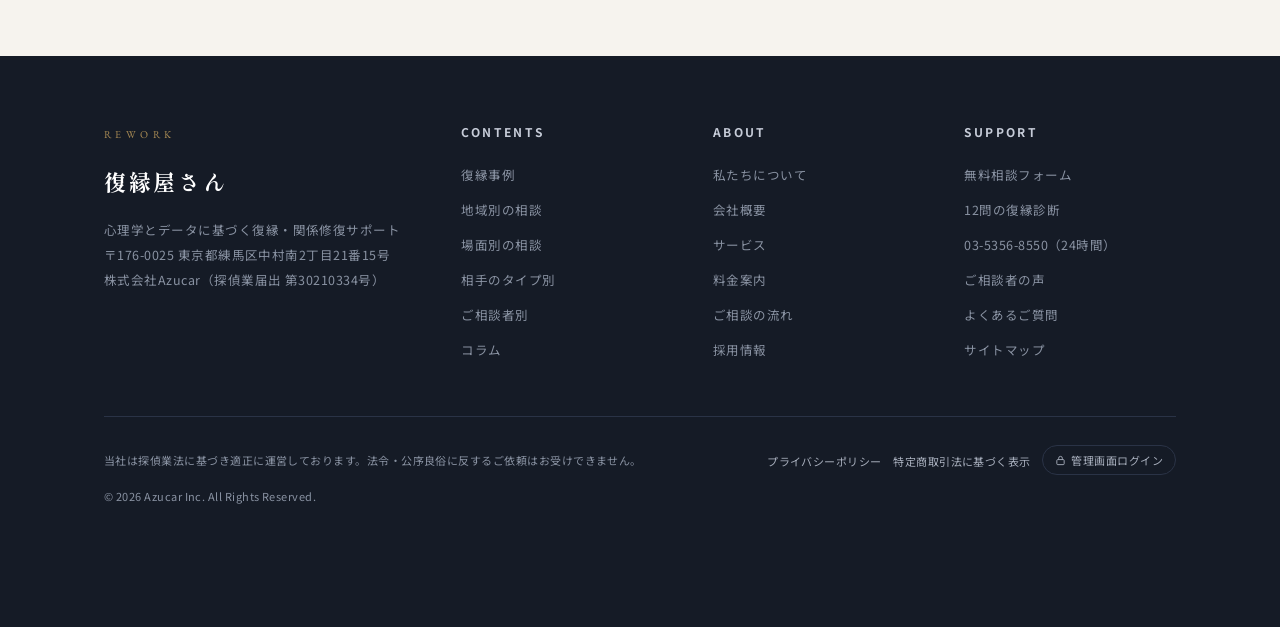
<file: fukuenyasan-hp-v2/faq/index.html>
<!DOCTYPE html>
<html lang="ja">
<head>
<meta charset="UTF-8">
<meta name="viewport" content="width=device-width, initial-scale=1.0">
<title>よくあるご質問｜復縁屋さん</title>
<meta name="description" content="復縁屋さんへのよくあるご質問。相談だけの利用、対応地域、オンライン相談、費用、秘密保持などについてお答えします。">
<meta property="og:title" content="よくあるご質問｜復縁屋さん">
<meta property="og:description" content="復縁屋さんへのよくあるご質問。相談だけの利用、対応地域、オンライン相談、費用、秘密保持などについてお答えします。">
<meta property="og:type" content="website">
<link rel="preconnect" href="https://fonts.googleapis.com">
<link rel="preconnect" href="https://fonts.gstatic.com" crossorigin>
<link href="https://fonts.googleapis.com/css2?family=Noto+Sans+JP:wght@400;500;700&family=Shippori+Mincho:wght@500;600;700&family=EB+Garamond:wght@500&display=swap" rel="stylesheet">
<link rel="stylesheet" href="../assets/css/site.css">
</head>
<body>

<div class="pre-header" role="complementary" aria-label="運営情報">
  <div class="container pre-header-inner">
    <p class="pre-header-note">探偵業届出 第30210334号（株式会社Azucar）｜ご相談受付 24時間・秘密厳守・全国対応</p>
    <ul class="pre-header-links">
      <li><a href="../voice/index.html">ご相談者の声</a></li>
      <li><a href="../faq/index.html">よくあるご質問</a></li>
      <li><a href="../admin/index.html" class="pre-header-admin" rel="nofollow">管理画面ログイン</a></li>
    </ul>
  </div>
</div>
<header class="site-header" id="site-header">
  <div class="container header-inner">
    <a href="../index.html" class="brand" aria-label="復縁屋さん トップへ">
      <span class="brand-en">Rework</span>
      <span class="brand-ja">復縁屋さん</span>
    </a>
    <nav class="gnav" id="gnav" aria-label="グローバルナビゲーション">
      <ul>
<li><a href="../index.html#service">サービス</a></li><li><a href="../case/index.html">事例</a></li><li><a href="../situation/index.html">場面別</a></li><li><a href="../region/index.html">地域別</a></li><li><a href="../price/index.html">料金</a></li><li><a href="../column/index.html">コラム</a></li>        <li class="gnav-cta">
          <a href="../../fukuenyasan-lp/shared/diagnosis.html">12問の無料復縁診断を試す →</a>
          <a href="../../fukuenyasan-lp/shared/contact.html">無料相談フォームへ →</a>
        </li>
      </ul>
    </nav>
    <div class="header-cta">
      <div class="header-tel">
        <a href="tel:0353568550" class="header-tel-num">03-5356-8550</a>
        <span class="header-tel-note">受付 24時間 / 秘密厳守</span>
      </div>
      <a href="../../fukuenyasan-lp/shared/diagnosis.html" class="btn-header btn-header--ghost">無料診断</a>
      <a href="../../fukuenyasan-lp/shared/contact.html" class="btn-header">無料相談はこちら</a>
      <button class="menu-toggle" id="menu-toggle" aria-label="メニューを開く" aria-expanded="false" aria-controls="gnav">
        <span></span><span></span><span></span>
      </button>
    </div>
  </div>
</header>

<main>
  <section class="page-hero">
    <div class="container">
<nav class="breadcrumb" aria-label="パンくずリスト"><a href="../index.html">ホーム</a><span aria-hidden="true">›</span><span>よくあるご質問</span></nav>
      <p class="kicker">FAQ</p>
      <h1 class="page-title">よくあるご質問</h1>
    </div>
  </section>
  <section>
    <div class="container" style="max-width:880px;">
<div class="faq-list"><details class="faq-item fade-in"><summary>相談だけでも大丈夫でしょうか？</summary><p class="faq-a">もちろんです。ご相談だけでお悩みが整理され、解決に向かうケースもございます。無理な勧誘は一切いたしませんので、お気軽にご連絡ください。</p></details><details class="faq-item fade-in"><summary>必ず復縁できますか？</summary><p class="faq-a">結果をお約束することはできません。ご状況により見通しは大きく異なります。そのため無料相談の段階で丁寧に状況を伺い、見込みが極めて低い場合は正直にその旨をお伝えしています。</p></details><details class="faq-item fade-in"><summary>全国どこでも対応してもらえますか？</summary><p class="faq-a">はい、全国対応です。各地域の事情に通じたスタッフがおりますので、地方にお住まいの方や、お相手が遠方にいらっしゃる場合もご相談ください。</p></details><details class="faq-item fade-in"><summary>オンラインでの相談も可能ですか？</summary><p class="faq-a">はい、ZoomやLINE通話などを利用したオンライン相談を無料で承っております。「まずは気軽に話を聞いてほしい」という段階でもご利用いただけます。</p></details><details class="faq-item fade-in"><summary>サポートの期間はどのくらいかかりますか？</summary><p class="faq-a">ご状況によりますが、平均的には2〜4ヶ月程度の期間をいただくケースが多くなっています。お相手との関係性に合わせ、無理のないペースで進めます。</p></details><details class="faq-item fade-in"><summary>匿名で相談することはできますか？</summary><p class="faq-a">はい、初回の無料相談はニックネームなど匿名で構いません。ご契約時にはご本人確認が必要となりますが、秘密保持は徹底しております。</p></details><details class="faq-item fade-in"><summary>費用はどのくらいかかりますか？</summary><p class="faq-a">ご状況・サポート内容・期間により異なります。ご契約前に総額と内訳を書面でご提示します。分割払いの場合、月々6,300円〜に対応しています。</p></details><details class="faq-item fade-in"><summary>違法な調査などをお願いされることはありませんか？</summary><p class="faq-a">当社は探偵業法に基づき適正に運営しており、法令や公序良俗に反する行為は一切お受けしておりません。安心してご相談ください。</p></details></div>
<div class="cta-inline">
  <h3>ひとりで抱え込む前に、状況の整理から</h3>
  <p>ご相談は無料・秘密厳守。匿名でも構いません。まずはお気軽にお声がけください。</p>
  <div class="cta-inline-actions">
    <a href="../../fukuenyasan-lp/shared/contact.html" class="btn btn-primary">無料相談フォームへ <span class="arrow">→</span></a>
    <a href="../../fukuenyasan-lp/shared/diagnosis.html" class="btn btn-outline--light">無料の復縁診断を試す</a>
  </div>
</div>
    </div>
  </section>

</main>

<footer class="site-footer">
  <div class="container">
    <div class="footer-grid">
      <div class="footer-brand">
        <span class="brand-en">Rework</span>
        <p class="brand-ja" style="font-size:22px;">復縁屋さん</p>
        <p>心理学とデータに基づく復縁・関係修復サポート<br>〒176-0025 東京都練馬区中村南2丁目21番15号<br>株式会社Azucar（探偵業届出 第30210334号）</p>
      </div>
      <div class="footer-col">
        <h3>CONTENTS</h3>
        <ul>
          <li><a href="../case/index.html">復縁事例</a></li>
          <li><a href="../region/index.html">地域別の相談</a></li>
          <li><a href="../situation/index.html">場面別の相談</a></li>
          <li><a href="../partner/index.html">相手のタイプ別</a></li>
          <li><a href="../gender/index.html">ご相談者別</a></li>
          <li><a href="../column/index.html">コラム</a></li>
        </ul>
      </div>
      <div class="footer-col">
        <h3>ABOUT</h3>
        <ul>
          <li><a href="../about/index.html">私たちについて</a></li>
          <li><a href="../company/index.html">会社概要</a></li>
          <li><a href="../service/index.html">サービス</a></li>
          <li><a href="../price/index.html">料金案内</a></li>
          <li><a href="../flow/index.html">ご相談の流れ</a></li>
          <li><a href="../recruit/index.html">採用情報</a></li>
        </ul>
      </div>
      <div class="footer-col">
        <h3>SUPPORT</h3>
        <ul>
          <li><a href="../../fukuenyasan-lp/shared/contact.html">無料相談フォーム</a></li>
          <li><a href="../../fukuenyasan-lp/shared/diagnosis.html">12問の復縁診断</a></li>
          <li><a href="tel:0353568550">03-5356-8550（24時間）</a></li>
          <li><a href="../voice/index.html">ご相談者の声</a></li>
          <li><a href="../faq/index.html">よくあるご質問</a></li>
          <li><a href="../sitemap/index.html">サイトマップ</a></li>
        </ul>
      </div>
    </div>
    <div class="footer-bottom">
      <p>当社は探偵業法に基づき適正に運営しております。法令・公序良俗に反するご依頼はお受けできません。</p>
      <p><a href="../privacy/index.html">プライバシーポリシー</a>　<a href="../tokushoho/index.html">特定商取引法に基づく表示</a>　<a href="../admin/index.html" class="footer-admin" rel="nofollow"><svg viewBox="0 0 24 24" width="11" height="11" fill="none" stroke="currentColor" stroke-width="2" aria-hidden="true"><rect x="4" y="10" width="16" height="11" rx="2"/><path d="M8 10V7a4 4 0 0 1 8 0v3"/></svg> 管理画面ログイン</a></p>
      <p>© 2026 Azucar Inc. All Rights Reserved.</p>
    </div>
  </div>
</footer>

<div class="cta-fixed" role="navigation" aria-label="お問い合わせ">
  <a href="../../fukuenyasan-lp/shared/contact.html" class="cta-fixed-form">
    <span class="cta-fixed-main">無料相談フォーム</span>
    <span class="cta-fixed-sub">24時間受付・秘密厳守</span>
  </a>
  <a href="tel:0353568550" class="cta-fixed-tel">
    <span class="cta-fixed-main">03-5356-8550</span>
    <span class="cta-fixed-sub">タップで発信</span>
  </a>
</div>

<script src="../assets/js/site.js"></script>
</body>
</html>
</file>
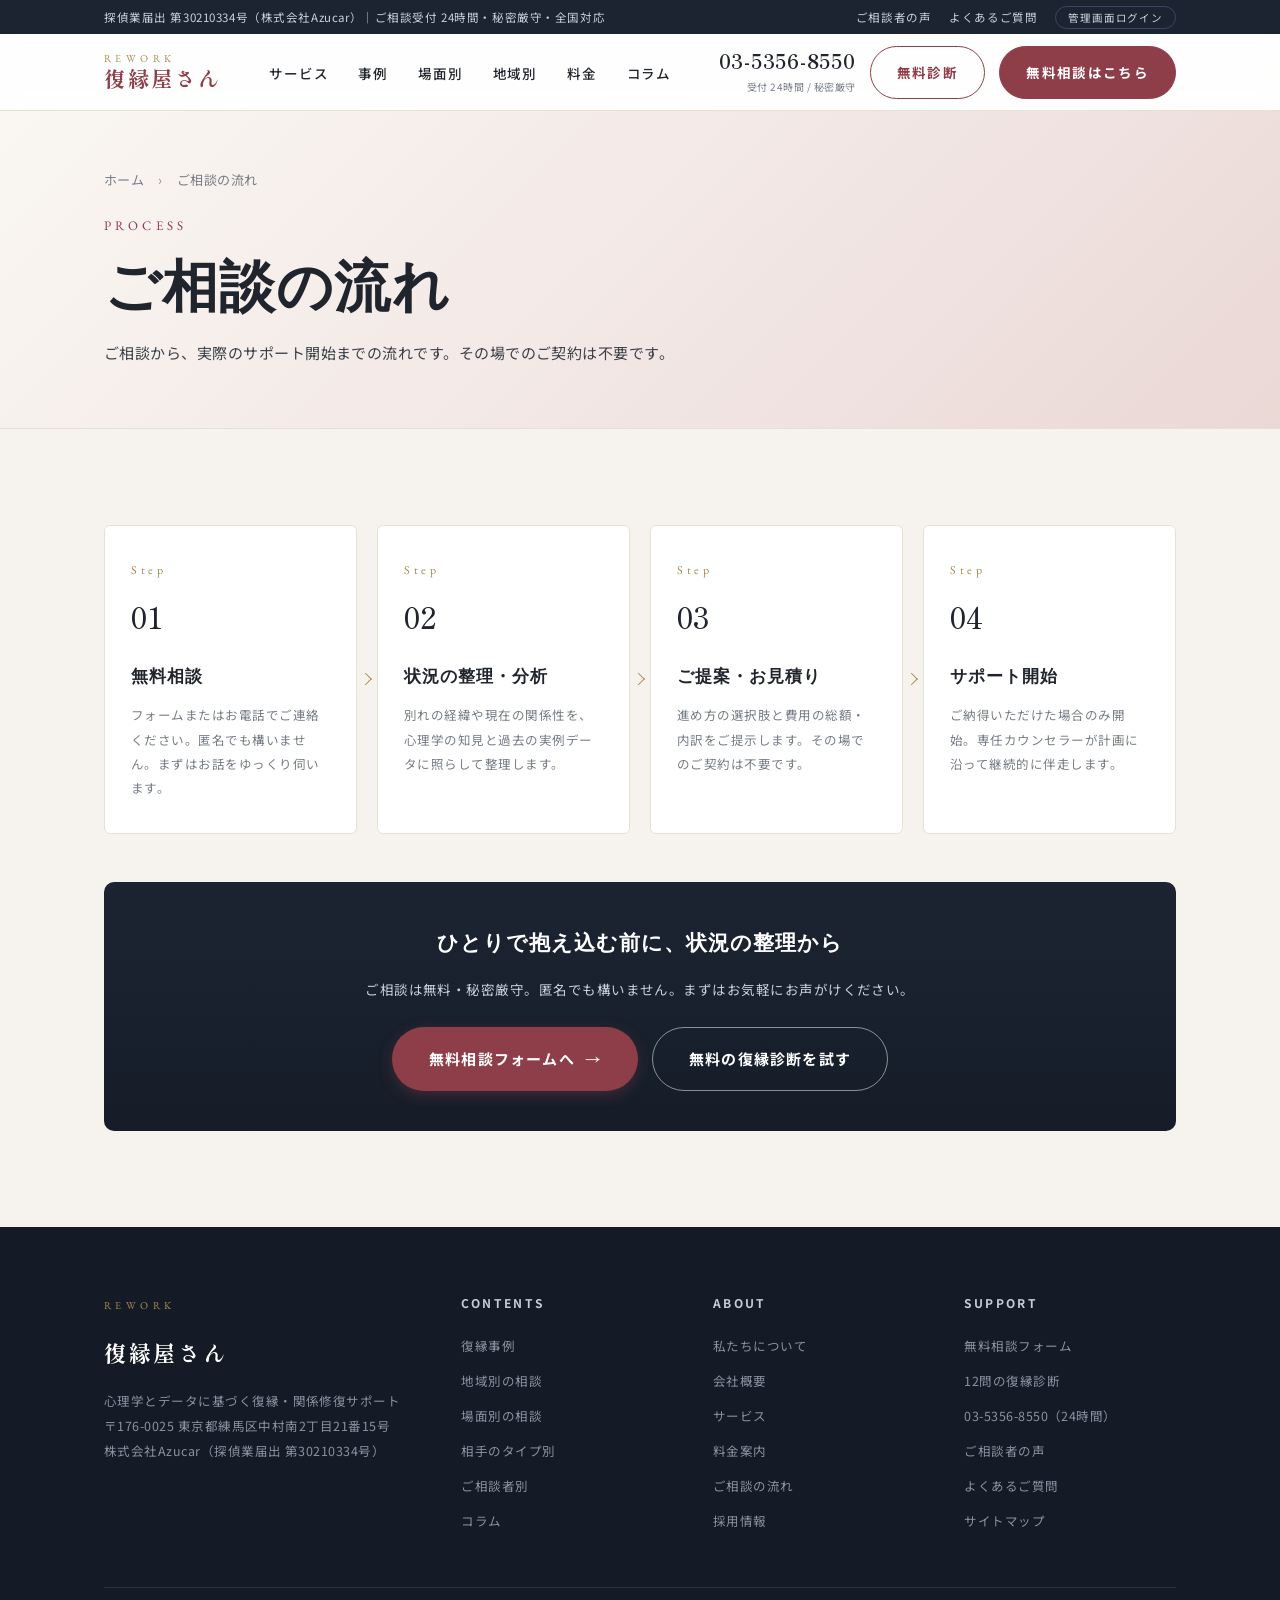
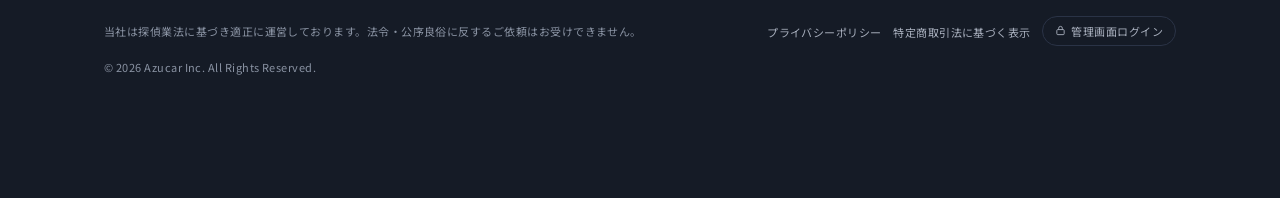
<file: fukuenyasan-hp-v2/flow/index.html>
<!DOCTYPE html>
<html lang="ja">
<head>
<meta charset="UTF-8">
<meta name="viewport" content="width=device-width, initial-scale=1.0">
<title>ご相談の流れ｜復縁屋さん</title>
<meta name="description" content="無料相談から状況の整理・分析、ご提案・お見積り、サポート開始までの4ステップをご説明します。">
<meta property="og:title" content="ご相談の流れ｜復縁屋さん">
<meta property="og:description" content="無料相談から状況の整理・分析、ご提案・お見積り、サポート開始までの4ステップをご説明します。">
<meta property="og:type" content="website">
<link rel="preconnect" href="https://fonts.googleapis.com">
<link rel="preconnect" href="https://fonts.gstatic.com" crossorigin>
<link href="https://fonts.googleapis.com/css2?family=Noto+Sans+JP:wght@400;500;700&family=Shippori+Mincho:wght@500;600;700&family=EB+Garamond:wght@500&display=swap" rel="stylesheet">
<link rel="stylesheet" href="../assets/css/site.css">
</head>
<body>

<div class="pre-header" role="complementary" aria-label="運営情報">
  <div class="container pre-header-inner">
    <p class="pre-header-note">探偵業届出 第30210334号（株式会社Azucar）｜ご相談受付 24時間・秘密厳守・全国対応</p>
    <ul class="pre-header-links">
      <li><a href="../voice/index.html">ご相談者の声</a></li>
      <li><a href="../faq/index.html">よくあるご質問</a></li>
      <li><a href="../admin/index.html" class="pre-header-admin" rel="nofollow">管理画面ログイン</a></li>
    </ul>
  </div>
</div>
<header class="site-header" id="site-header">
  <div class="container header-inner">
    <a href="../index.html" class="brand" aria-label="復縁屋さん トップへ">
      <span class="brand-en">Rework</span>
      <span class="brand-ja">復縁屋さん</span>
    </a>
    <nav class="gnav" id="gnav" aria-label="グローバルナビゲーション">
      <ul>
<li><a href="../index.html#service">サービス</a></li><li><a href="../case/index.html">事例</a></li><li><a href="../situation/index.html">場面別</a></li><li><a href="../region/index.html">地域別</a></li><li><a href="../price/index.html">料金</a></li><li><a href="../column/index.html">コラム</a></li>        <li class="gnav-cta">
          <a href="../../fukuenyasan-lp/shared/diagnosis.html">12問の無料復縁診断を試す →</a>
          <a href="../../fukuenyasan-lp/shared/contact.html">無料相談フォームへ →</a>
        </li>
      </ul>
    </nav>
    <div class="header-cta">
      <div class="header-tel">
        <a href="tel:0353568550" class="header-tel-num">03-5356-8550</a>
        <span class="header-tel-note">受付 24時間 / 秘密厳守</span>
      </div>
      <a href="../../fukuenyasan-lp/shared/diagnosis.html" class="btn-header btn-header--ghost">無料診断</a>
      <a href="../../fukuenyasan-lp/shared/contact.html" class="btn-header">無料相談はこちら</a>
      <button class="menu-toggle" id="menu-toggle" aria-label="メニューを開く" aria-expanded="false" aria-controls="gnav">
        <span></span><span></span><span></span>
      </button>
    </div>
  </div>
</header>

<main>
  <section class="page-hero">
    <div class="container">
<nav class="breadcrumb" aria-label="パンくずリスト"><a href="../index.html">ホーム</a><span aria-hidden="true">›</span><span>ご相談の流れ</span></nav>
      <p class="kicker">Process</p>
      <h1 class="page-title">ご相談の流れ</h1>
      <p class="page-hero-lead">ご相談から、実際のサポート開始までの流れです。その場でのご契約は不要です。</p>
    </div>
  </section>
  <section>
    <div class="container">
<div class="flow-grid"><div class="flow-card fade-in"><p class="flow-step">Step<strong>01</strong></p><h3 class="flow-title">無料相談</h3><p class="flow-text">フォームまたはお電話でご連絡ください。匿名でも構いません。まずはお話をゆっくり伺います。</p></div><div class="flow-card fade-in"><p class="flow-step">Step<strong>02</strong></p><h3 class="flow-title">状況の整理・分析</h3><p class="flow-text">別れの経緯や現在の関係性を、心理学の知見と過去の実例データに照らして整理します。</p></div><div class="flow-card fade-in"><p class="flow-step">Step<strong>03</strong></p><h3 class="flow-title">ご提案・お見積り</h3><p class="flow-text">進め方の選択肢と費用の総額・内訳をご提示します。その場でのご契約は不要です。</p></div><div class="flow-card fade-in"><p class="flow-step">Step<strong>04</strong></p><h3 class="flow-title">サポート開始</h3><p class="flow-text">ご納得いただけた場合のみ開始。専任カウンセラーが計画に沿って継続的に伴走します。</p></div></div>
<div class="cta-inline">
  <h3>ひとりで抱え込む前に、状況の整理から</h3>
  <p>ご相談は無料・秘密厳守。匿名でも構いません。まずはお気軽にお声がけください。</p>
  <div class="cta-inline-actions">
    <a href="../../fukuenyasan-lp/shared/contact.html" class="btn btn-primary">無料相談フォームへ <span class="arrow">→</span></a>
    <a href="../../fukuenyasan-lp/shared/diagnosis.html" class="btn btn-outline--light">無料の復縁診断を試す</a>
  </div>
</div>
    </div>
  </section>

</main>

<footer class="site-footer">
  <div class="container">
    <div class="footer-grid">
      <div class="footer-brand">
        <span class="brand-en">Rework</span>
        <p class="brand-ja" style="font-size:22px;">復縁屋さん</p>
        <p>心理学とデータに基づく復縁・関係修復サポート<br>〒176-0025 東京都練馬区中村南2丁目21番15号<br>株式会社Azucar（探偵業届出 第30210334号）</p>
      </div>
      <div class="footer-col">
        <h3>CONTENTS</h3>
        <ul>
          <li><a href="../case/index.html">復縁事例</a></li>
          <li><a href="../region/index.html">地域別の相談</a></li>
          <li><a href="../situation/index.html">場面別の相談</a></li>
          <li><a href="../partner/index.html">相手のタイプ別</a></li>
          <li><a href="../gender/index.html">ご相談者別</a></li>
          <li><a href="../column/index.html">コラム</a></li>
        </ul>
      </div>
      <div class="footer-col">
        <h3>ABOUT</h3>
        <ul>
          <li><a href="../about/index.html">私たちについて</a></li>
          <li><a href="../company/index.html">会社概要</a></li>
          <li><a href="../service/index.html">サービス</a></li>
          <li><a href="../price/index.html">料金案内</a></li>
          <li><a href="../flow/index.html">ご相談の流れ</a></li>
          <li><a href="../recruit/index.html">採用情報</a></li>
        </ul>
      </div>
      <div class="footer-col">
        <h3>SUPPORT</h3>
        <ul>
          <li><a href="../../fukuenyasan-lp/shared/contact.html">無料相談フォーム</a></li>
          <li><a href="../../fukuenyasan-lp/shared/diagnosis.html">12問の復縁診断</a></li>
          <li><a href="tel:0353568550">03-5356-8550（24時間）</a></li>
          <li><a href="../voice/index.html">ご相談者の声</a></li>
          <li><a href="../faq/index.html">よくあるご質問</a></li>
          <li><a href="../sitemap/index.html">サイトマップ</a></li>
        </ul>
      </div>
    </div>
    <div class="footer-bottom">
      <p>当社は探偵業法に基づき適正に運営しております。法令・公序良俗に反するご依頼はお受けできません。</p>
      <p><a href="../privacy/index.html">プライバシーポリシー</a>　<a href="../tokushoho/index.html">特定商取引法に基づく表示</a>　<a href="../admin/index.html" class="footer-admin" rel="nofollow"><svg viewBox="0 0 24 24" width="11" height="11" fill="none" stroke="currentColor" stroke-width="2" aria-hidden="true"><rect x="4" y="10" width="16" height="11" rx="2"/><path d="M8 10V7a4 4 0 0 1 8 0v3"/></svg> 管理画面ログイン</a></p>
      <p>© 2026 Azucar Inc. All Rights Reserved.</p>
    </div>
  </div>
</footer>

<div class="cta-fixed" role="navigation" aria-label="お問い合わせ">
  <a href="../../fukuenyasan-lp/shared/contact.html" class="cta-fixed-form">
    <span class="cta-fixed-main">無料相談フォーム</span>
    <span class="cta-fixed-sub">24時間受付・秘密厳守</span>
  </a>
  <a href="tel:0353568550" class="cta-fixed-tel">
    <span class="cta-fixed-main">03-5356-8550</span>
    <span class="cta-fixed-sub">タップで発信</span>
  </a>
</div>

<script src="../assets/js/site.js"></script>
</body>
</html>
</file>
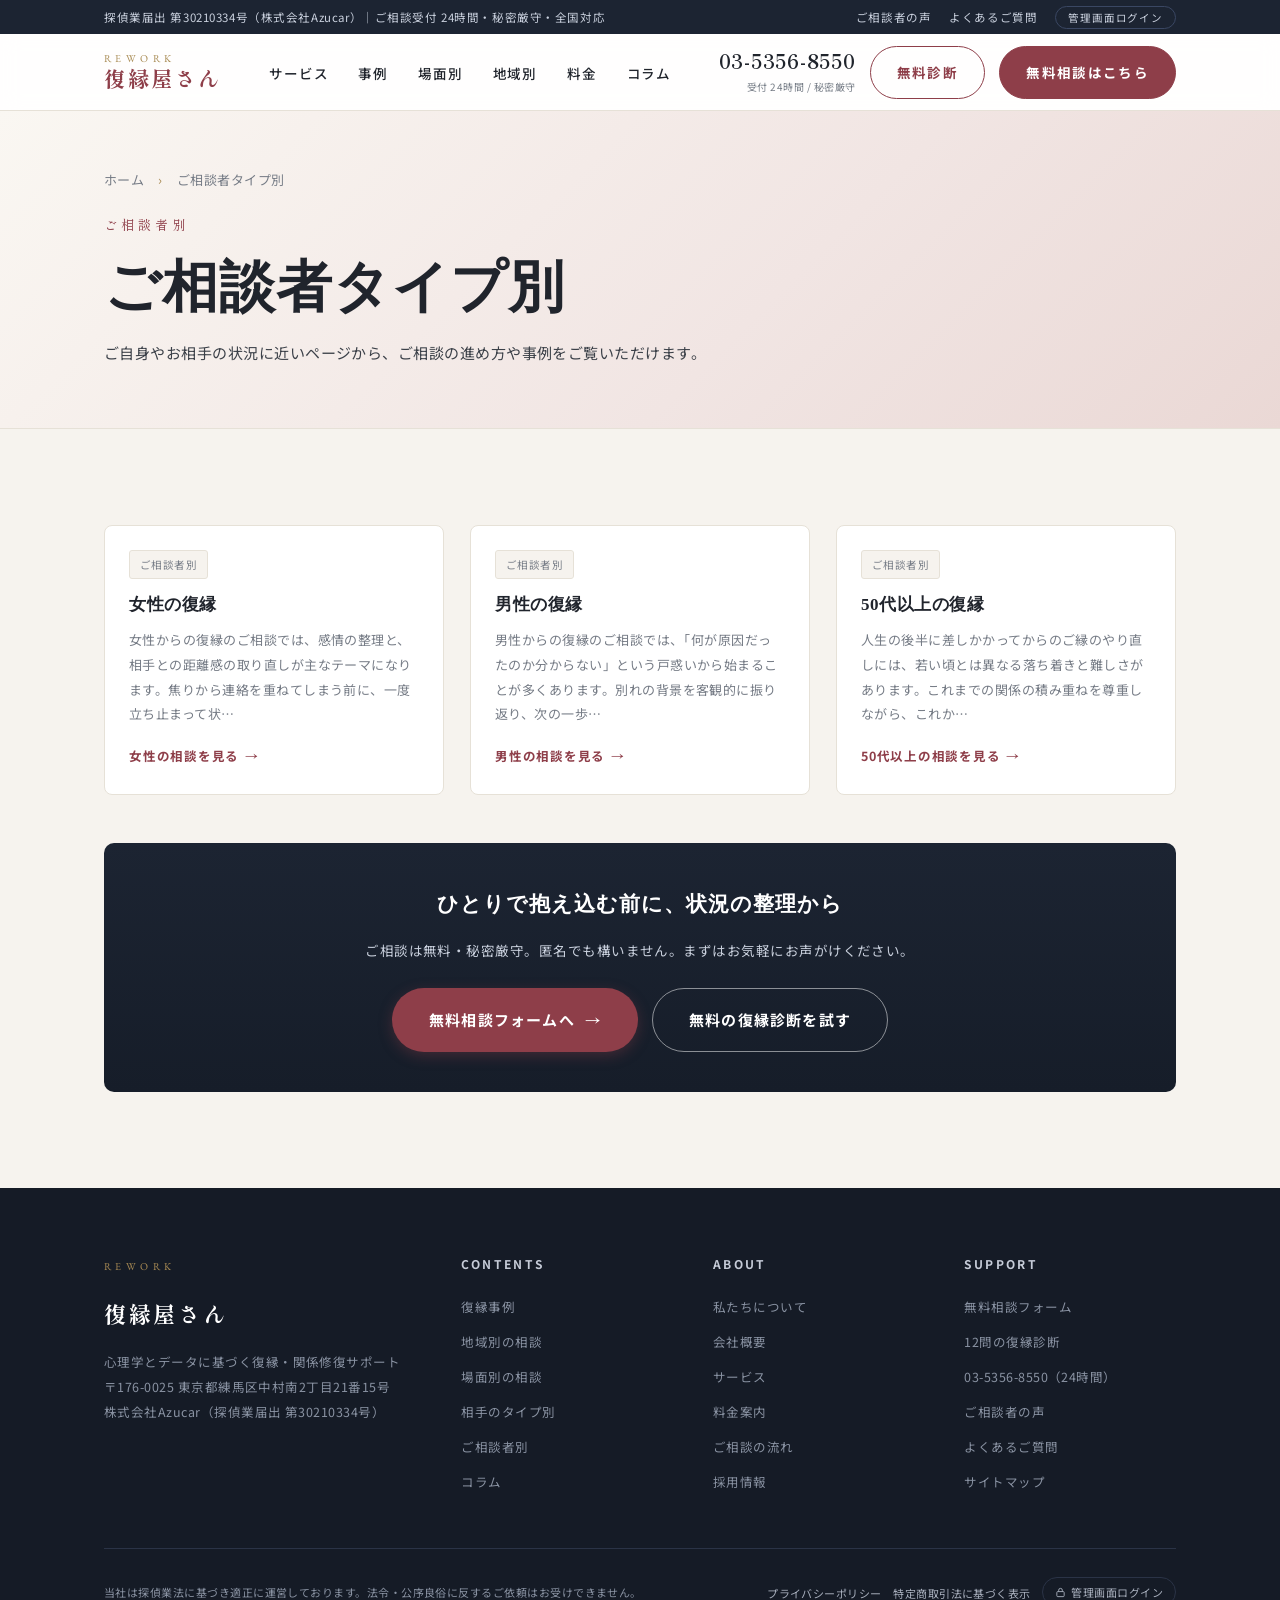
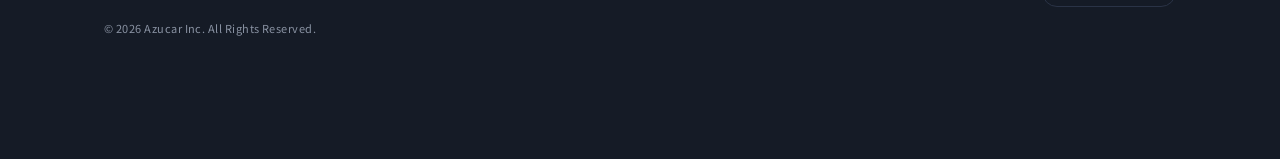
<file: fukuenyasan-hp-v2/gender/index.html>
<!DOCTYPE html>
<html lang="ja">
<head>
<meta charset="UTF-8">
<meta name="viewport" content="width=device-width, initial-scale=1.0">
<title>ご相談者タイプ別｜復縁屋さん</title>
<meta name="description" content="ご相談者タイプ別のご案内。心理学・行動科学とデータに基づく、誠実な復縁・関係修復サポート。無料相談・秘密厳守・全国対応。">
<meta property="og:title" content="ご相談者タイプ別｜復縁屋さん">
<meta property="og:description" content="ご相談者タイプ別のご案内。心理学・行動科学とデータに基づく、誠実な復縁・関係修復サポート。無料相談・秘密厳守・全国対応。">
<meta property="og:type" content="website">
<link rel="preconnect" href="https://fonts.googleapis.com">
<link rel="preconnect" href="https://fonts.gstatic.com" crossorigin>
<link href="https://fonts.googleapis.com/css2?family=Noto+Sans+JP:wght@400;500;700&family=Shippori+Mincho:wght@500;600;700&family=EB+Garamond:wght@500&display=swap" rel="stylesheet">
<link rel="stylesheet" href="../assets/css/site.css">
<script type="application/ld+json">{"@context":"https://schema.org","@type":"BreadcrumbList","itemListElement":[{"@type":"ListItem","position":1,"name":"ホーム"},{"@type":"ListItem","position":2,"name":"ご相談者タイプ別"}]}</script>
</head>
<body>

<div class="pre-header" role="complementary" aria-label="運営情報">
  <div class="container pre-header-inner">
    <p class="pre-header-note">探偵業届出 第30210334号（株式会社Azucar）｜ご相談受付 24時間・秘密厳守・全国対応</p>
    <ul class="pre-header-links">
      <li><a href="../voice/index.html">ご相談者の声</a></li>
      <li><a href="../faq/index.html">よくあるご質問</a></li>
      <li><a href="../admin/index.html" class="pre-header-admin" rel="nofollow">管理画面ログイン</a></li>
    </ul>
  </div>
</div>
<header class="site-header" id="site-header">
  <div class="container header-inner">
    <a href="../index.html" class="brand" aria-label="復縁屋さん トップへ">
      <span class="brand-en">Rework</span>
      <span class="brand-ja">復縁屋さん</span>
    </a>
    <nav class="gnav" id="gnav" aria-label="グローバルナビゲーション">
      <ul>
<li><a href="../index.html#service">サービス</a></li><li><a href="../case/index.html">事例</a></li><li><a href="../situation/index.html">場面別</a></li><li><a href="../region/index.html">地域別</a></li><li><a href="../price/index.html">料金</a></li><li><a href="../column/index.html">コラム</a></li>        <li class="gnav-cta">
          <a href="../../fukuenyasan-lp/shared/diagnosis.html">12問の無料復縁診断を試す →</a>
          <a href="../../fukuenyasan-lp/shared/contact.html">無料相談フォームへ →</a>
        </li>
      </ul>
    </nav>
    <div class="header-cta">
      <div class="header-tel">
        <a href="tel:0353568550" class="header-tel-num">03-5356-8550</a>
        <span class="header-tel-note">受付 24時間 / 秘密厳守</span>
      </div>
      <a href="../../fukuenyasan-lp/shared/diagnosis.html" class="btn-header btn-header--ghost">無料診断</a>
      <a href="../../fukuenyasan-lp/shared/contact.html" class="btn-header">無料相談はこちら</a>
      <button class="menu-toggle" id="menu-toggle" aria-label="メニューを開く" aria-expanded="false" aria-controls="gnav">
        <span></span><span></span><span></span>
      </button>
    </div>
  </div>
</header>

<main>
  <section class="page-hero">
    <div class="container">
<nav class="breadcrumb" aria-label="パンくずリスト"><a href="../index.html">ホーム</a><span aria-hidden="true">›</span><span>ご相談者タイプ別</span></nav>
      <p class="kicker">ご相談者別</p>
      <h1 class="page-title">ご相談者タイプ別</h1>
      <p class="page-hero-lead">ご自身やお相手の状況に近いページから、ご相談の進め方や事例をご覧いただけます。</p>
    </div>
  </section>
  <section>
    <div class="container">
      <div class="card-grid">
<a class="entry-card fade-in" href="../gender/female/index.html">
  <div class="entry-body">
    <div class="tag-row"><span class="tag">ご相談者別</span></div>
    <h3 class="entry-title">女性の復縁</h3>
    <p class="entry-excerpt">女性からの復縁のご相談では、感情の整理と、相手との距離感の取り直しが主なテーマになります。焦りから連絡を重ねてしまう前に、一度立ち止まって状…</p>
    <span class="entry-more">女性の相談を見る <span class="arrow">→</span></span>
  </div>
</a>

<a class="entry-card fade-in" href="../gender/male/index.html">
  <div class="entry-body">
    <div class="tag-row"><span class="tag">ご相談者別</span></div>
    <h3 class="entry-title">男性の復縁</h3>
    <p class="entry-excerpt">男性からの復縁のご相談では、「何が原因だったのか分からない」という戸惑いから始まることが多くあります。別れの背景を客観的に振り返り、次の一歩…</p>
    <span class="entry-more">男性の相談を見る <span class="arrow">→</span></span>
  </div>
</a>

<a class="entry-card fade-in" href="../gender/senior/index.html">
  <div class="entry-body">
    <div class="tag-row"><span class="tag">ご相談者別</span></div>
    <h3 class="entry-title">50代以上の復縁</h3>
    <p class="entry-excerpt">人生の後半に差しかかってからのご縁のやり直しには、若い頃とは異なる落ち着きと難しさがあります。これまでの関係の積み重ねを尊重しながら、これか…</p>
    <span class="entry-more">50代以上の相談を見る <span class="arrow">→</span></span>
  </div>
</a>

      </div>
<div class="cta-inline">
  <h3>ひとりで抱え込む前に、状況の整理から</h3>
  <p>ご相談は無料・秘密厳守。匿名でも構いません。まずはお気軽にお声がけください。</p>
  <div class="cta-inline-actions">
    <a href="../../fukuenyasan-lp/shared/contact.html" class="btn btn-primary">無料相談フォームへ <span class="arrow">→</span></a>
    <a href="../../fukuenyasan-lp/shared/diagnosis.html" class="btn btn-outline--light">無料の復縁診断を試す</a>
  </div>
</div>
    </div>
  </section>

</main>

<footer class="site-footer">
  <div class="container">
    <div class="footer-grid">
      <div class="footer-brand">
        <span class="brand-en">Rework</span>
        <p class="brand-ja" style="font-size:22px;">復縁屋さん</p>
        <p>心理学とデータに基づく復縁・関係修復サポート<br>〒176-0025 東京都練馬区中村南2丁目21番15号<br>株式会社Azucar（探偵業届出 第30210334号）</p>
      </div>
      <div class="footer-col">
        <h3>CONTENTS</h3>
        <ul>
          <li><a href="../case/index.html">復縁事例</a></li>
          <li><a href="../region/index.html">地域別の相談</a></li>
          <li><a href="../situation/index.html">場面別の相談</a></li>
          <li><a href="../partner/index.html">相手のタイプ別</a></li>
          <li><a href="../gender/index.html">ご相談者別</a></li>
          <li><a href="../column/index.html">コラム</a></li>
        </ul>
      </div>
      <div class="footer-col">
        <h3>ABOUT</h3>
        <ul>
          <li><a href="../about/index.html">私たちについて</a></li>
          <li><a href="../company/index.html">会社概要</a></li>
          <li><a href="../service/index.html">サービス</a></li>
          <li><a href="../price/index.html">料金案内</a></li>
          <li><a href="../flow/index.html">ご相談の流れ</a></li>
          <li><a href="../recruit/index.html">採用情報</a></li>
        </ul>
      </div>
      <div class="footer-col">
        <h3>SUPPORT</h3>
        <ul>
          <li><a href="../../fukuenyasan-lp/shared/contact.html">無料相談フォーム</a></li>
          <li><a href="../../fukuenyasan-lp/shared/diagnosis.html">12問の復縁診断</a></li>
          <li><a href="tel:0353568550">03-5356-8550（24時間）</a></li>
          <li><a href="../voice/index.html">ご相談者の声</a></li>
          <li><a href="../faq/index.html">よくあるご質問</a></li>
          <li><a href="../sitemap/index.html">サイトマップ</a></li>
        </ul>
      </div>
    </div>
    <div class="footer-bottom">
      <p>当社は探偵業法に基づき適正に運営しております。法令・公序良俗に反するご依頼はお受けできません。</p>
      <p><a href="../privacy/index.html">プライバシーポリシー</a>　<a href="../tokushoho/index.html">特定商取引法に基づく表示</a>　<a href="../admin/index.html" class="footer-admin" rel="nofollow"><svg viewBox="0 0 24 24" width="11" height="11" fill="none" stroke="currentColor" stroke-width="2" aria-hidden="true"><rect x="4" y="10" width="16" height="11" rx="2"/><path d="M8 10V7a4 4 0 0 1 8 0v3"/></svg> 管理画面ログイン</a></p>
      <p>© 2026 Azucar Inc. All Rights Reserved.</p>
    </div>
  </div>
</footer>

<div class="cta-fixed" role="navigation" aria-label="お問い合わせ">
  <a href="../../fukuenyasan-lp/shared/contact.html" class="cta-fixed-form">
    <span class="cta-fixed-main">無料相談フォーム</span>
    <span class="cta-fixed-sub">24時間受付・秘密厳守</span>
  </a>
  <a href="tel:0353568550" class="cta-fixed-tel">
    <span class="cta-fixed-main">03-5356-8550</span>
    <span class="cta-fixed-sub">タップで発信</span>
  </a>
</div>

<script src="../assets/js/site.js"></script>
</body>
</html>
</file>
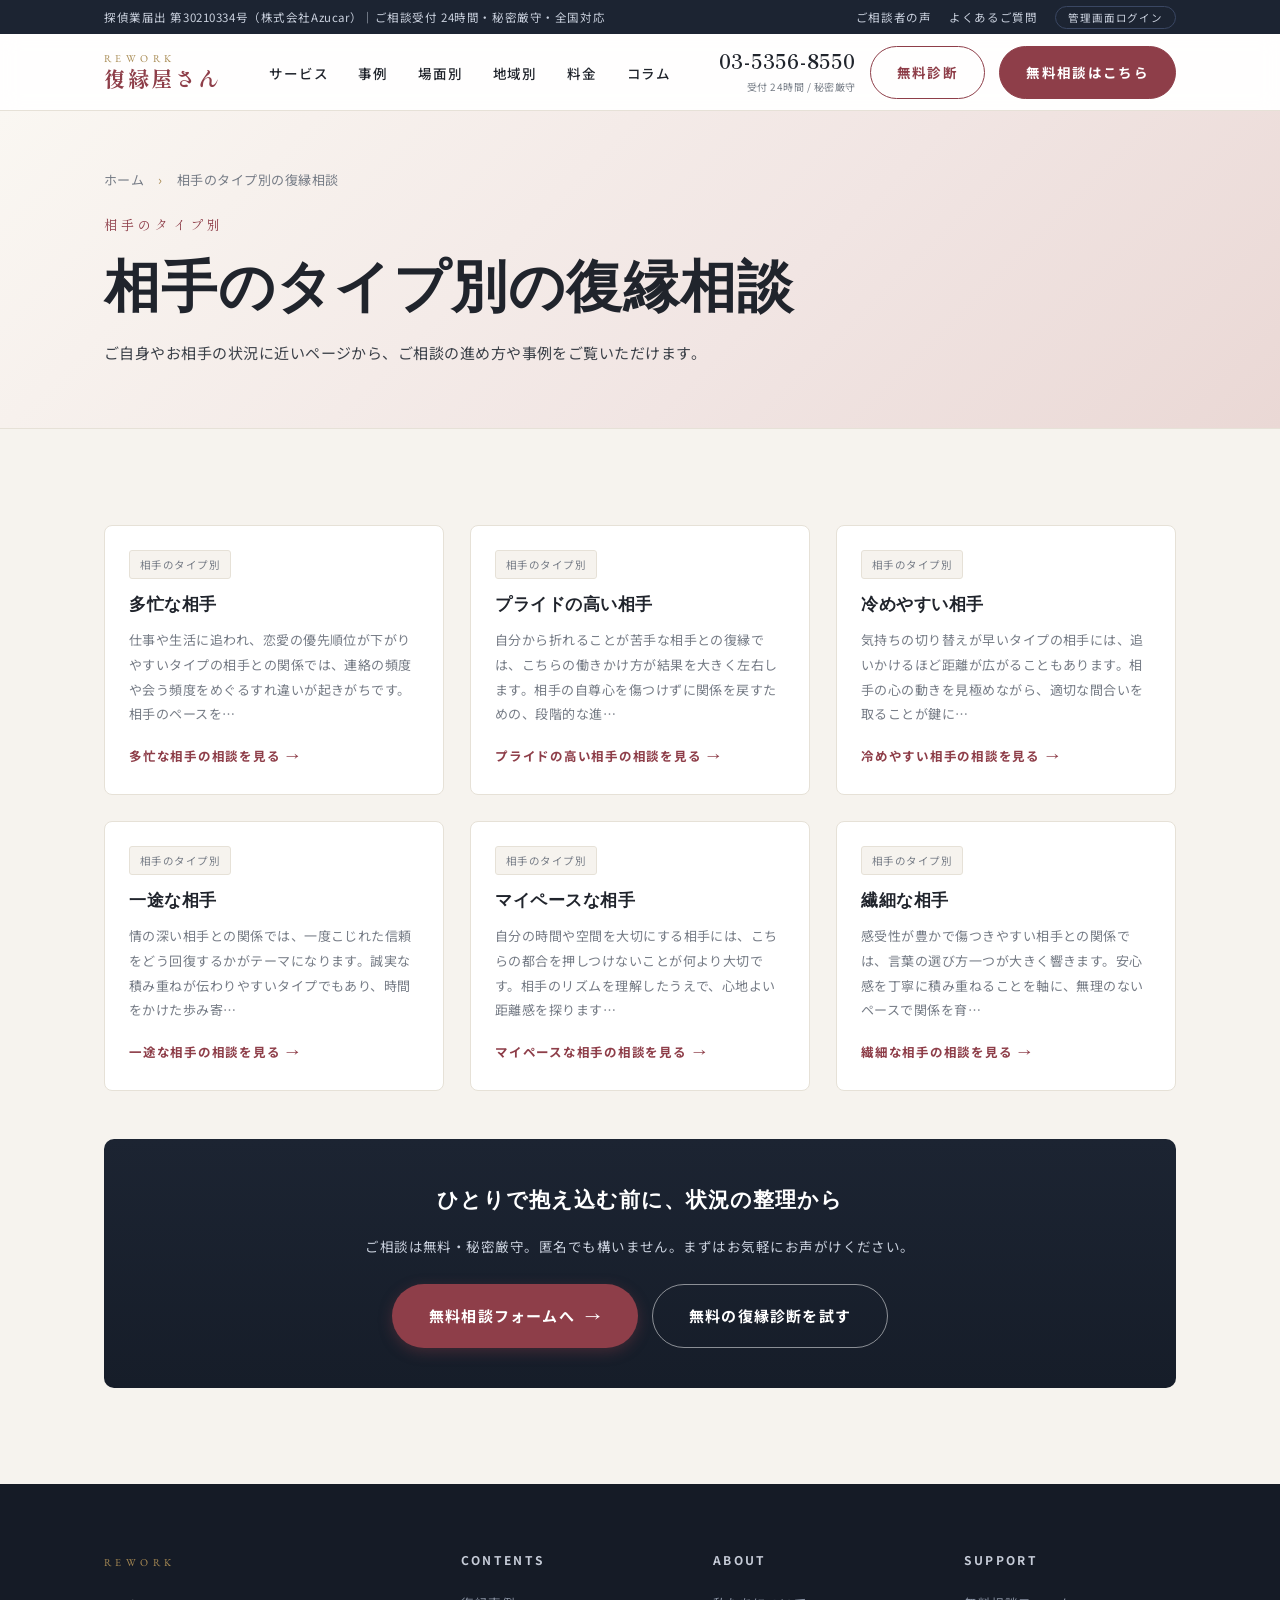
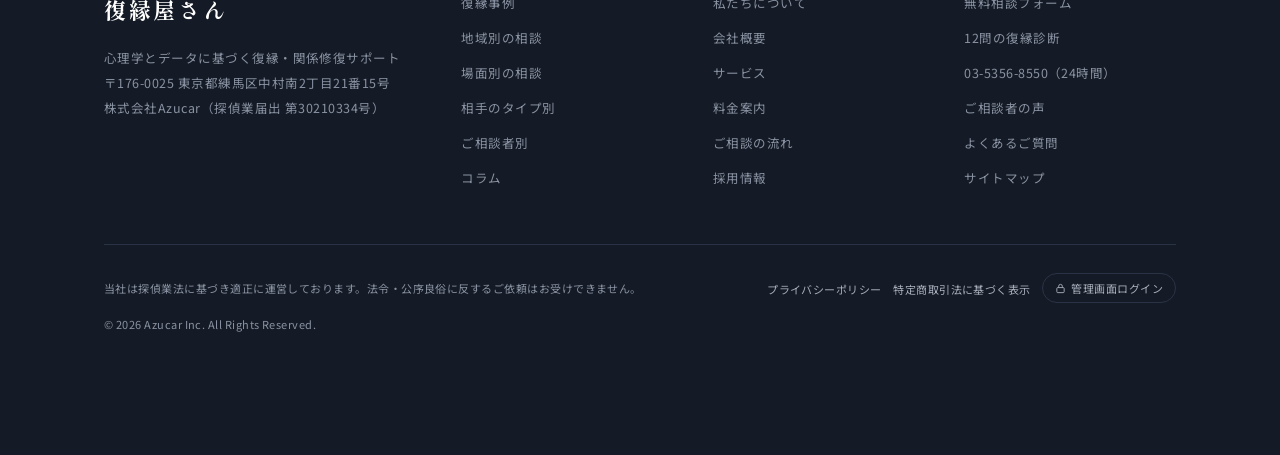
<file: fukuenyasan-hp-v2/partner/index.html>
<!DOCTYPE html>
<html lang="ja">
<head>
<meta charset="UTF-8">
<meta name="viewport" content="width=device-width, initial-scale=1.0">
<title>相手のタイプ別の復縁相談｜復縁屋さん</title>
<meta name="description" content="相手のタイプ別の復縁相談のご案内。心理学・行動科学とデータに基づく、誠実な復縁・関係修復サポート。無料相談・秘密厳守・全国対応。">
<meta property="og:title" content="相手のタイプ別の復縁相談｜復縁屋さん">
<meta property="og:description" content="相手のタイプ別の復縁相談のご案内。心理学・行動科学とデータに基づく、誠実な復縁・関係修復サポート。無料相談・秘密厳守・全国対応。">
<meta property="og:type" content="website">
<link rel="preconnect" href="https://fonts.googleapis.com">
<link rel="preconnect" href="https://fonts.gstatic.com" crossorigin>
<link href="https://fonts.googleapis.com/css2?family=Noto+Sans+JP:wght@400;500;700&family=Shippori+Mincho:wght@500;600;700&family=EB+Garamond:wght@500&display=swap" rel="stylesheet">
<link rel="stylesheet" href="../assets/css/site.css">
<script type="application/ld+json">{"@context":"https://schema.org","@type":"BreadcrumbList","itemListElement":[{"@type":"ListItem","position":1,"name":"ホーム"},{"@type":"ListItem","position":2,"name":"相手のタイプ別の復縁相談"}]}</script>
</head>
<body>

<div class="pre-header" role="complementary" aria-label="運営情報">
  <div class="container pre-header-inner">
    <p class="pre-header-note">探偵業届出 第30210334号（株式会社Azucar）｜ご相談受付 24時間・秘密厳守・全国対応</p>
    <ul class="pre-header-links">
      <li><a href="../voice/index.html">ご相談者の声</a></li>
      <li><a href="../faq/index.html">よくあるご質問</a></li>
      <li><a href="../admin/index.html" class="pre-header-admin" rel="nofollow">管理画面ログイン</a></li>
    </ul>
  </div>
</div>
<header class="site-header" id="site-header">
  <div class="container header-inner">
    <a href="../index.html" class="brand" aria-label="復縁屋さん トップへ">
      <span class="brand-en">Rework</span>
      <span class="brand-ja">復縁屋さん</span>
    </a>
    <nav class="gnav" id="gnav" aria-label="グローバルナビゲーション">
      <ul>
<li><a href="../index.html#service">サービス</a></li><li><a href="../case/index.html">事例</a></li><li><a href="../situation/index.html">場面別</a></li><li><a href="../region/index.html">地域別</a></li><li><a href="../price/index.html">料金</a></li><li><a href="../column/index.html">コラム</a></li>        <li class="gnav-cta">
          <a href="../../fukuenyasan-lp/shared/diagnosis.html">12問の無料復縁診断を試す →</a>
          <a href="../../fukuenyasan-lp/shared/contact.html">無料相談フォームへ →</a>
        </li>
      </ul>
    </nav>
    <div class="header-cta">
      <div class="header-tel">
        <a href="tel:0353568550" class="header-tel-num">03-5356-8550</a>
        <span class="header-tel-note">受付 24時間 / 秘密厳守</span>
      </div>
      <a href="../../fukuenyasan-lp/shared/diagnosis.html" class="btn-header btn-header--ghost">無料診断</a>
      <a href="../../fukuenyasan-lp/shared/contact.html" class="btn-header">無料相談はこちら</a>
      <button class="menu-toggle" id="menu-toggle" aria-label="メニューを開く" aria-expanded="false" aria-controls="gnav">
        <span></span><span></span><span></span>
      </button>
    </div>
  </div>
</header>

<main>
  <section class="page-hero">
    <div class="container">
<nav class="breadcrumb" aria-label="パンくずリスト"><a href="../index.html">ホーム</a><span aria-hidden="true">›</span><span>相手のタイプ別の復縁相談</span></nav>
      <p class="kicker">相手のタイプ別</p>
      <h1 class="page-title">相手のタイプ別の復縁相談</h1>
      <p class="page-hero-lead">ご自身やお相手の状況に近いページから、ご相談の進め方や事例をご覧いただけます。</p>
    </div>
  </section>
  <section>
    <div class="container">
      <div class="card-grid">
<a class="entry-card fade-in" href="../partner/busy/index.html">
  <div class="entry-body">
    <div class="tag-row"><span class="tag">相手のタイプ別</span></div>
    <h3 class="entry-title">多忙な相手</h3>
    <p class="entry-excerpt">仕事や生活に追われ、恋愛の優先順位が下がりやすいタイプの相手との関係では、連絡の頻度や会う頻度をめぐるすれ違いが起きがちです。相手のペースを…</p>
    <span class="entry-more">多忙な相手の相談を見る <span class="arrow">→</span></span>
  </div>
</a>

<a class="entry-card fade-in" href="../partner/proud/index.html">
  <div class="entry-body">
    <div class="tag-row"><span class="tag">相手のタイプ別</span></div>
    <h3 class="entry-title">プライドの高い相手</h3>
    <p class="entry-excerpt">自分から折れることが苦手な相手との復縁では、こちらの働きかけ方が結果を大きく左右します。相手の自尊心を傷つけずに関係を戻すための、段階的な進…</p>
    <span class="entry-more">プライドの高い相手の相談を見る <span class="arrow">→</span></span>
  </div>
</a>

<a class="entry-card fade-in" href="../partner/coolheaded/index.html">
  <div class="entry-body">
    <div class="tag-row"><span class="tag">相手のタイプ別</span></div>
    <h3 class="entry-title">冷めやすい相手</h3>
    <p class="entry-excerpt">気持ちの切り替えが早いタイプの相手には、追いかけるほど距離が広がることもあります。相手の心の動きを見極めながら、適切な間合いを取ることが鍵に…</p>
    <span class="entry-more">冷めやすい相手の相談を見る <span class="arrow">→</span></span>
  </div>
</a>

<a class="entry-card fade-in" href="../partner/devoted/index.html">
  <div class="entry-body">
    <div class="tag-row"><span class="tag">相手のタイプ別</span></div>
    <h3 class="entry-title">一途な相手</h3>
    <p class="entry-excerpt">情の深い相手との関係では、一度こじれた信頼をどう回復するかがテーマになります。誠実な積み重ねが伝わりやすいタイプでもあり、時間をかけた歩み寄…</p>
    <span class="entry-more">一途な相手の相談を見る <span class="arrow">→</span></span>
  </div>
</a>

<a class="entry-card fade-in" href="../partner/mypace/index.html">
  <div class="entry-body">
    <div class="tag-row"><span class="tag">相手のタイプ別</span></div>
    <h3 class="entry-title">マイペースな相手</h3>
    <p class="entry-excerpt">自分の時間や空間を大切にする相手には、こちらの都合を押しつけないことが何より大切です。相手のリズムを理解したうえで、心地よい距離感を探ります…</p>
    <span class="entry-more">マイペースな相手の相談を見る <span class="arrow">→</span></span>
  </div>
</a>

<a class="entry-card fade-in" href="../partner/sensitive/index.html">
  <div class="entry-body">
    <div class="tag-row"><span class="tag">相手のタイプ別</span></div>
    <h3 class="entry-title">繊細な相手</h3>
    <p class="entry-excerpt">感受性が豊かで傷つきやすい相手との関係では、言葉の選び方一つが大きく響きます。安心感を丁寧に積み重ねることを軸に、無理のないペースで関係を育…</p>
    <span class="entry-more">繊細な相手の相談を見る <span class="arrow">→</span></span>
  </div>
</a>

      </div>
<div class="cta-inline">
  <h3>ひとりで抱え込む前に、状況の整理から</h3>
  <p>ご相談は無料・秘密厳守。匿名でも構いません。まずはお気軽にお声がけください。</p>
  <div class="cta-inline-actions">
    <a href="../../fukuenyasan-lp/shared/contact.html" class="btn btn-primary">無料相談フォームへ <span class="arrow">→</span></a>
    <a href="../../fukuenyasan-lp/shared/diagnosis.html" class="btn btn-outline--light">無料の復縁診断を試す</a>
  </div>
</div>
    </div>
  </section>

</main>

<footer class="site-footer">
  <div class="container">
    <div class="footer-grid">
      <div class="footer-brand">
        <span class="brand-en">Rework</span>
        <p class="brand-ja" style="font-size:22px;">復縁屋さん</p>
        <p>心理学とデータに基づく復縁・関係修復サポート<br>〒176-0025 東京都練馬区中村南2丁目21番15号<br>株式会社Azucar（探偵業届出 第30210334号）</p>
      </div>
      <div class="footer-col">
        <h3>CONTENTS</h3>
        <ul>
          <li><a href="../case/index.html">復縁事例</a></li>
          <li><a href="../region/index.html">地域別の相談</a></li>
          <li><a href="../situation/index.html">場面別の相談</a></li>
          <li><a href="../partner/index.html">相手のタイプ別</a></li>
          <li><a href="../gender/index.html">ご相談者別</a></li>
          <li><a href="../column/index.html">コラム</a></li>
        </ul>
      </div>
      <div class="footer-col">
        <h3>ABOUT</h3>
        <ul>
          <li><a href="../about/index.html">私たちについて</a></li>
          <li><a href="../company/index.html">会社概要</a></li>
          <li><a href="../service/index.html">サービス</a></li>
          <li><a href="../price/index.html">料金案内</a></li>
          <li><a href="../flow/index.html">ご相談の流れ</a></li>
          <li><a href="../recruit/index.html">採用情報</a></li>
        </ul>
      </div>
      <div class="footer-col">
        <h3>SUPPORT</h3>
        <ul>
          <li><a href="../../fukuenyasan-lp/shared/contact.html">無料相談フォーム</a></li>
          <li><a href="../../fukuenyasan-lp/shared/diagnosis.html">12問の復縁診断</a></li>
          <li><a href="tel:0353568550">03-5356-8550（24時間）</a></li>
          <li><a href="../voice/index.html">ご相談者の声</a></li>
          <li><a href="../faq/index.html">よくあるご質問</a></li>
          <li><a href="../sitemap/index.html">サイトマップ</a></li>
        </ul>
      </div>
    </div>
    <div class="footer-bottom">
      <p>当社は探偵業法に基づき適正に運営しております。法令・公序良俗に反するご依頼はお受けできません。</p>
      <p><a href="../privacy/index.html">プライバシーポリシー</a>　<a href="../tokushoho/index.html">特定商取引法に基づく表示</a>　<a href="../admin/index.html" class="footer-admin" rel="nofollow"><svg viewBox="0 0 24 24" width="11" height="11" fill="none" stroke="currentColor" stroke-width="2" aria-hidden="true"><rect x="4" y="10" width="16" height="11" rx="2"/><path d="M8 10V7a4 4 0 0 1 8 0v3"/></svg> 管理画面ログイン</a></p>
      <p>© 2026 Azucar Inc. All Rights Reserved.</p>
    </div>
  </div>
</footer>

<div class="cta-fixed" role="navigation" aria-label="お問い合わせ">
  <a href="../../fukuenyasan-lp/shared/contact.html" class="cta-fixed-form">
    <span class="cta-fixed-main">無料相談フォーム</span>
    <span class="cta-fixed-sub">24時間受付・秘密厳守</span>
  </a>
  <a href="tel:0353568550" class="cta-fixed-tel">
    <span class="cta-fixed-main">03-5356-8550</span>
    <span class="cta-fixed-sub">タップで発信</span>
  </a>
</div>

<script src="../assets/js/site.js"></script>
</body>
</html>
</file>
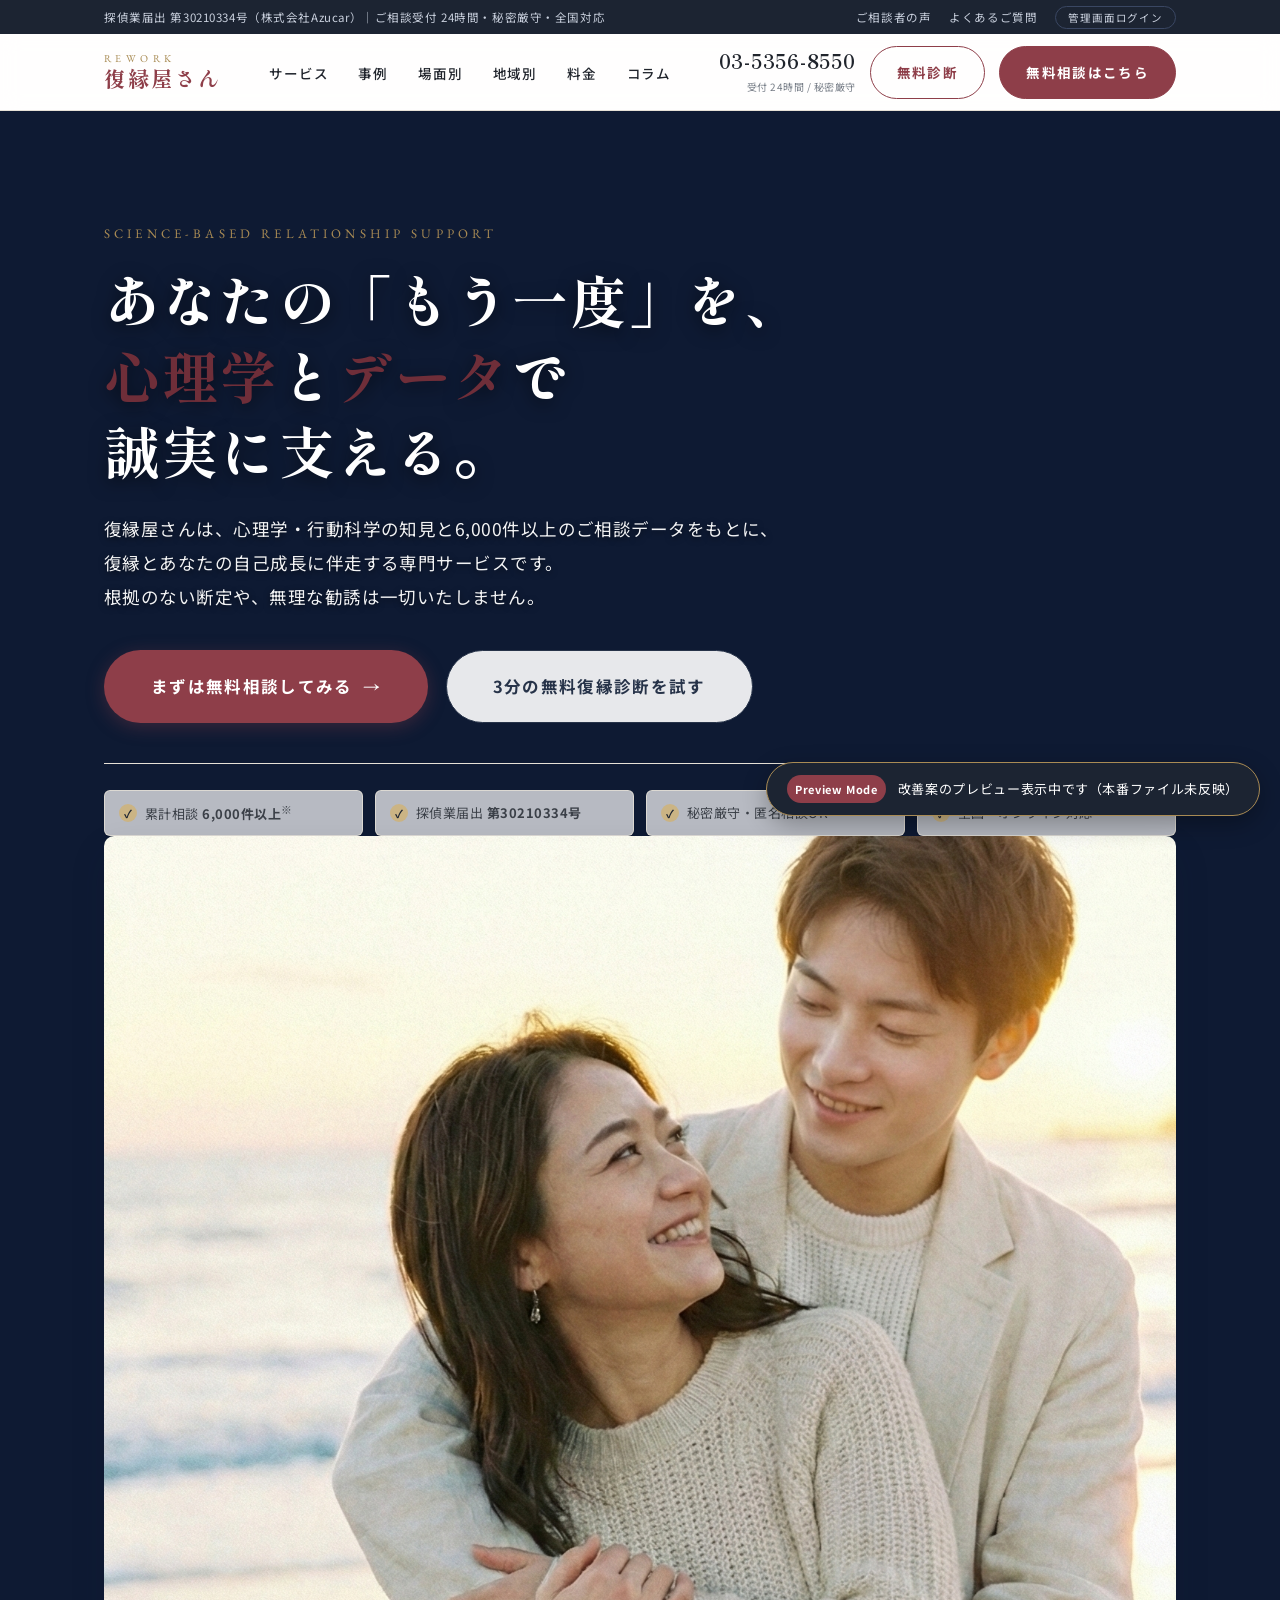
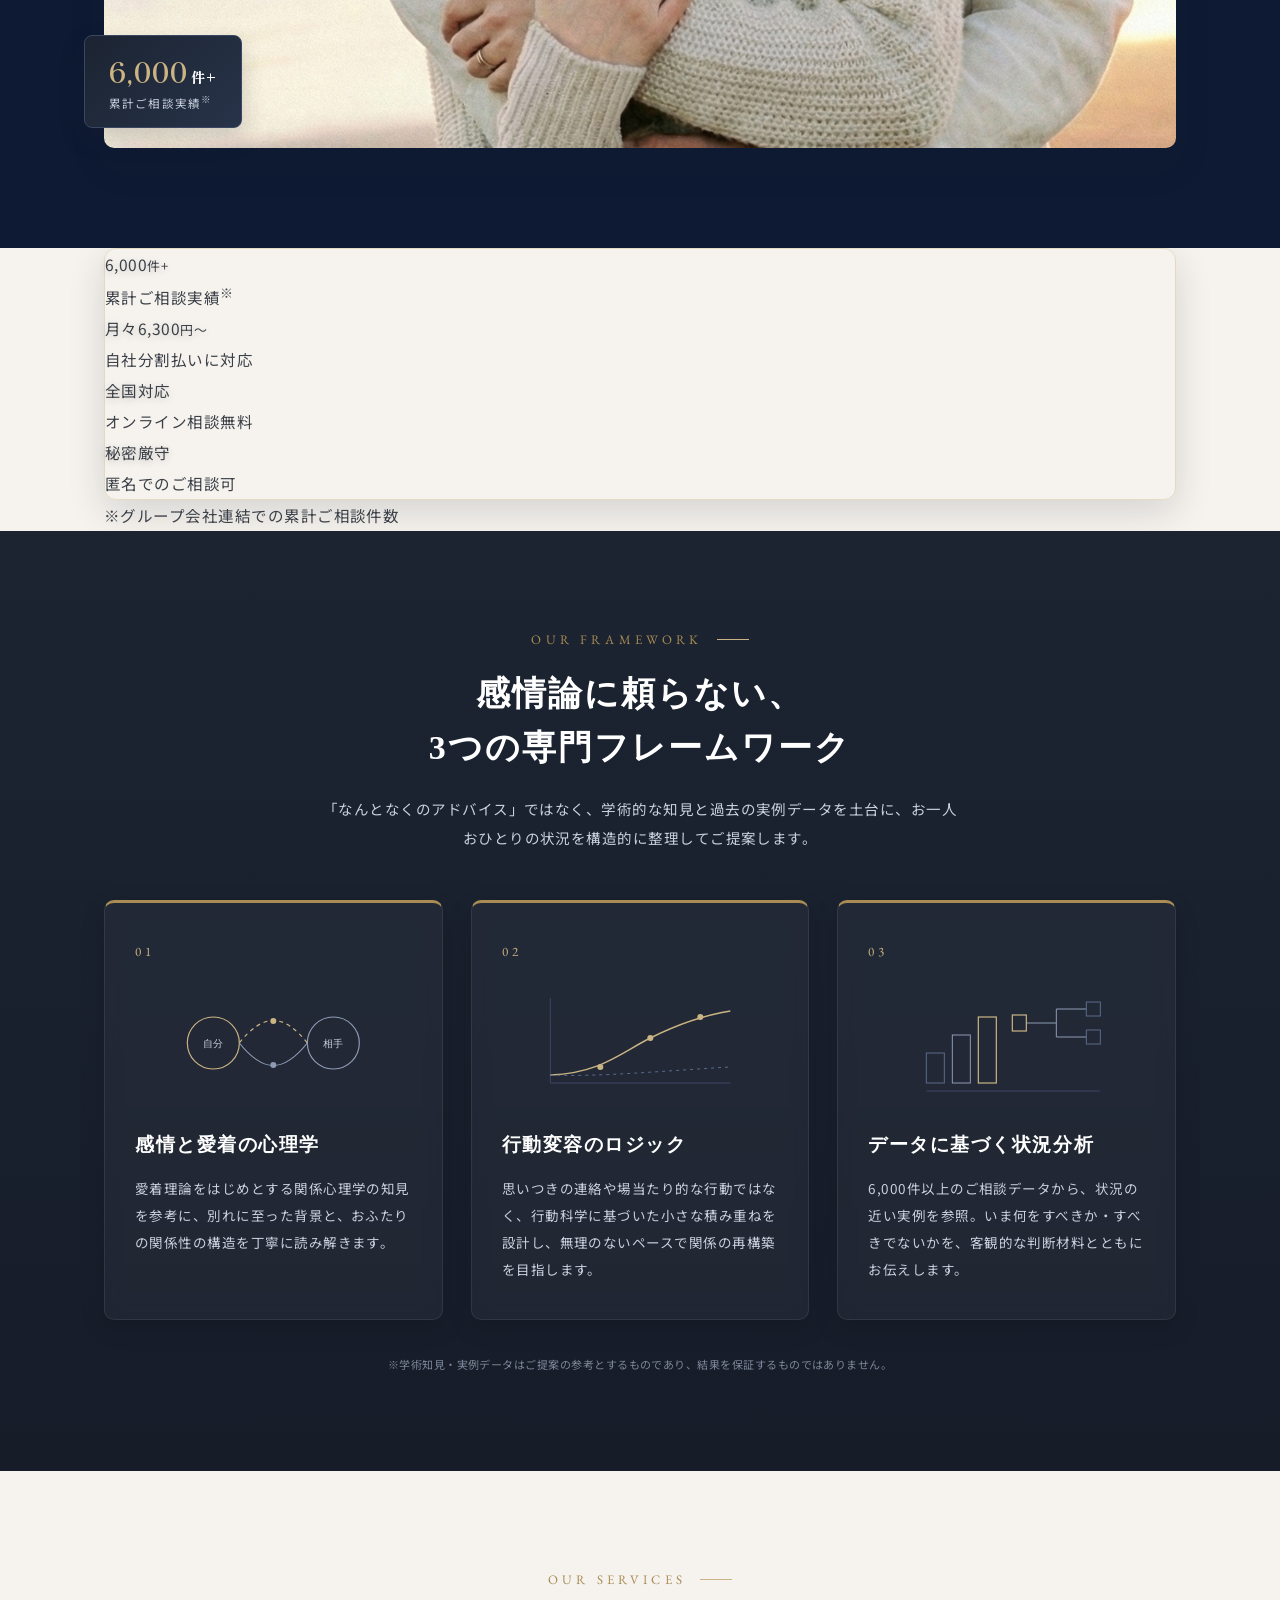
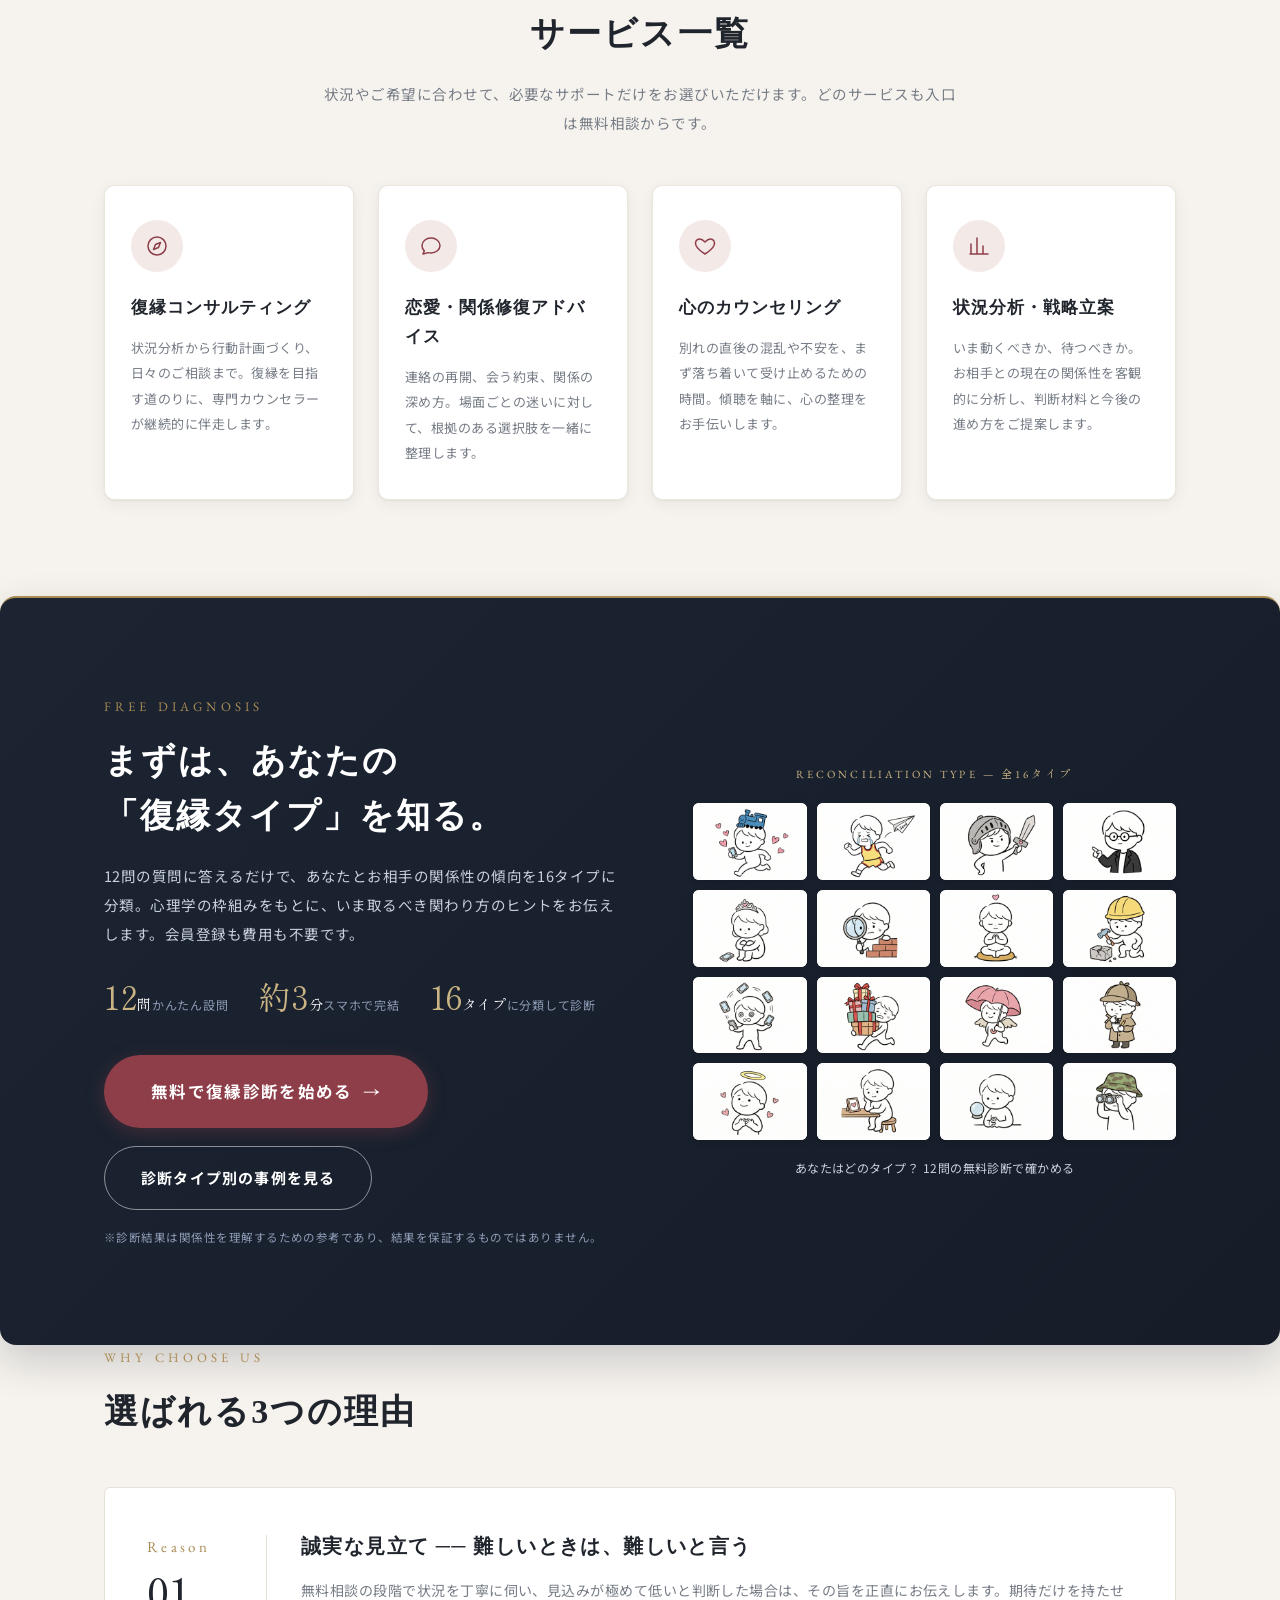
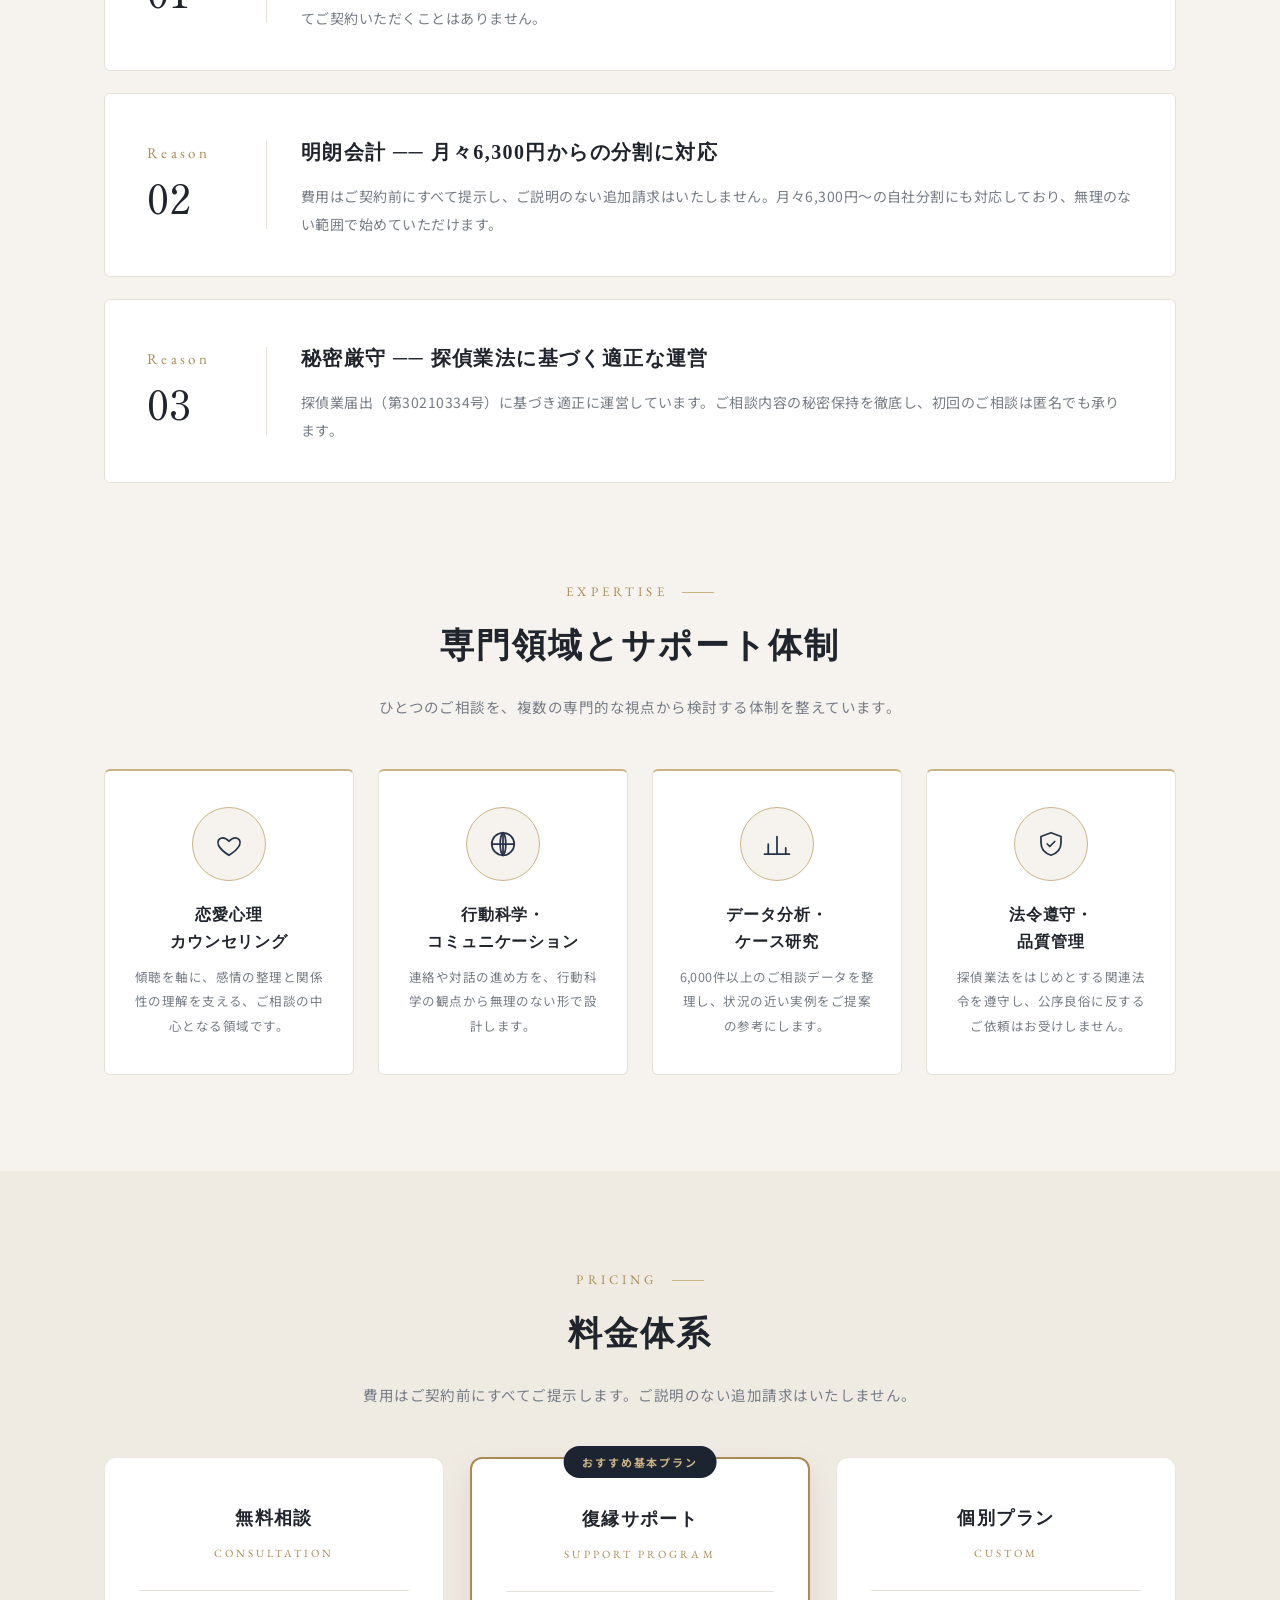
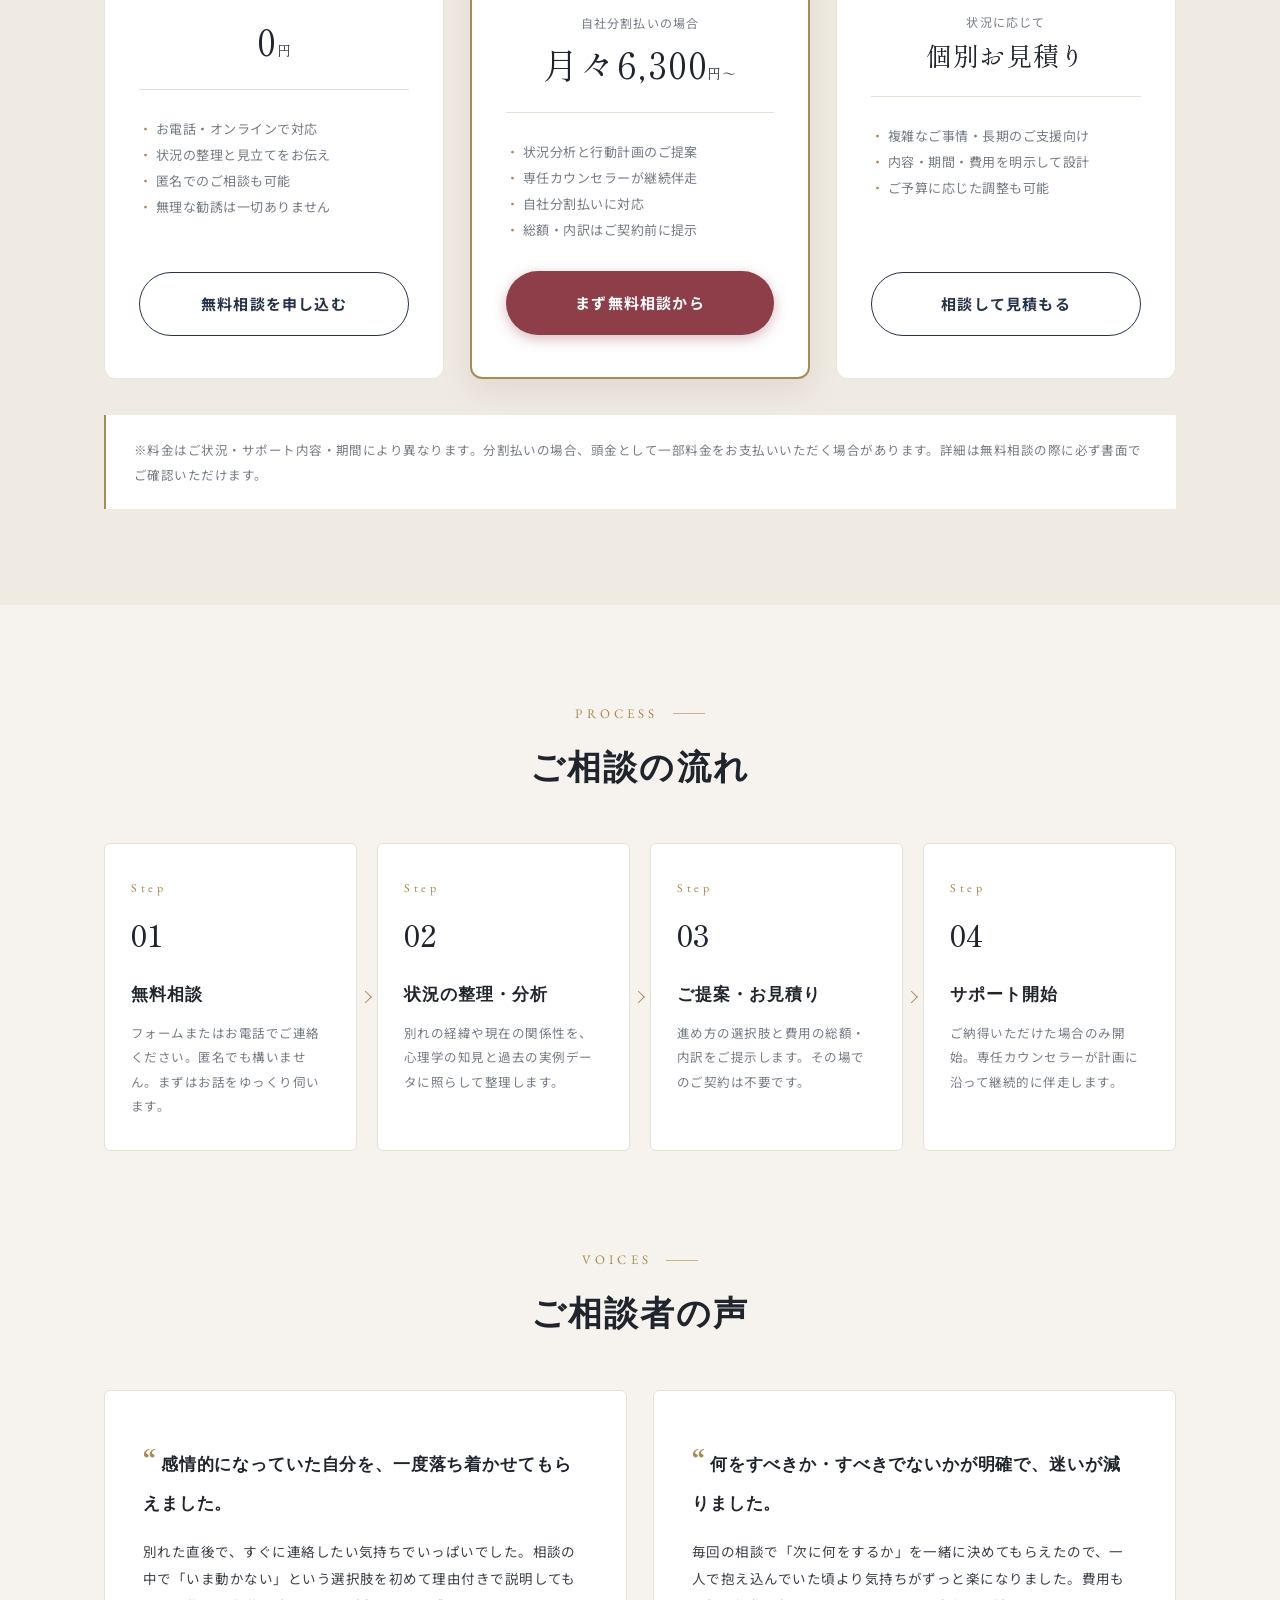
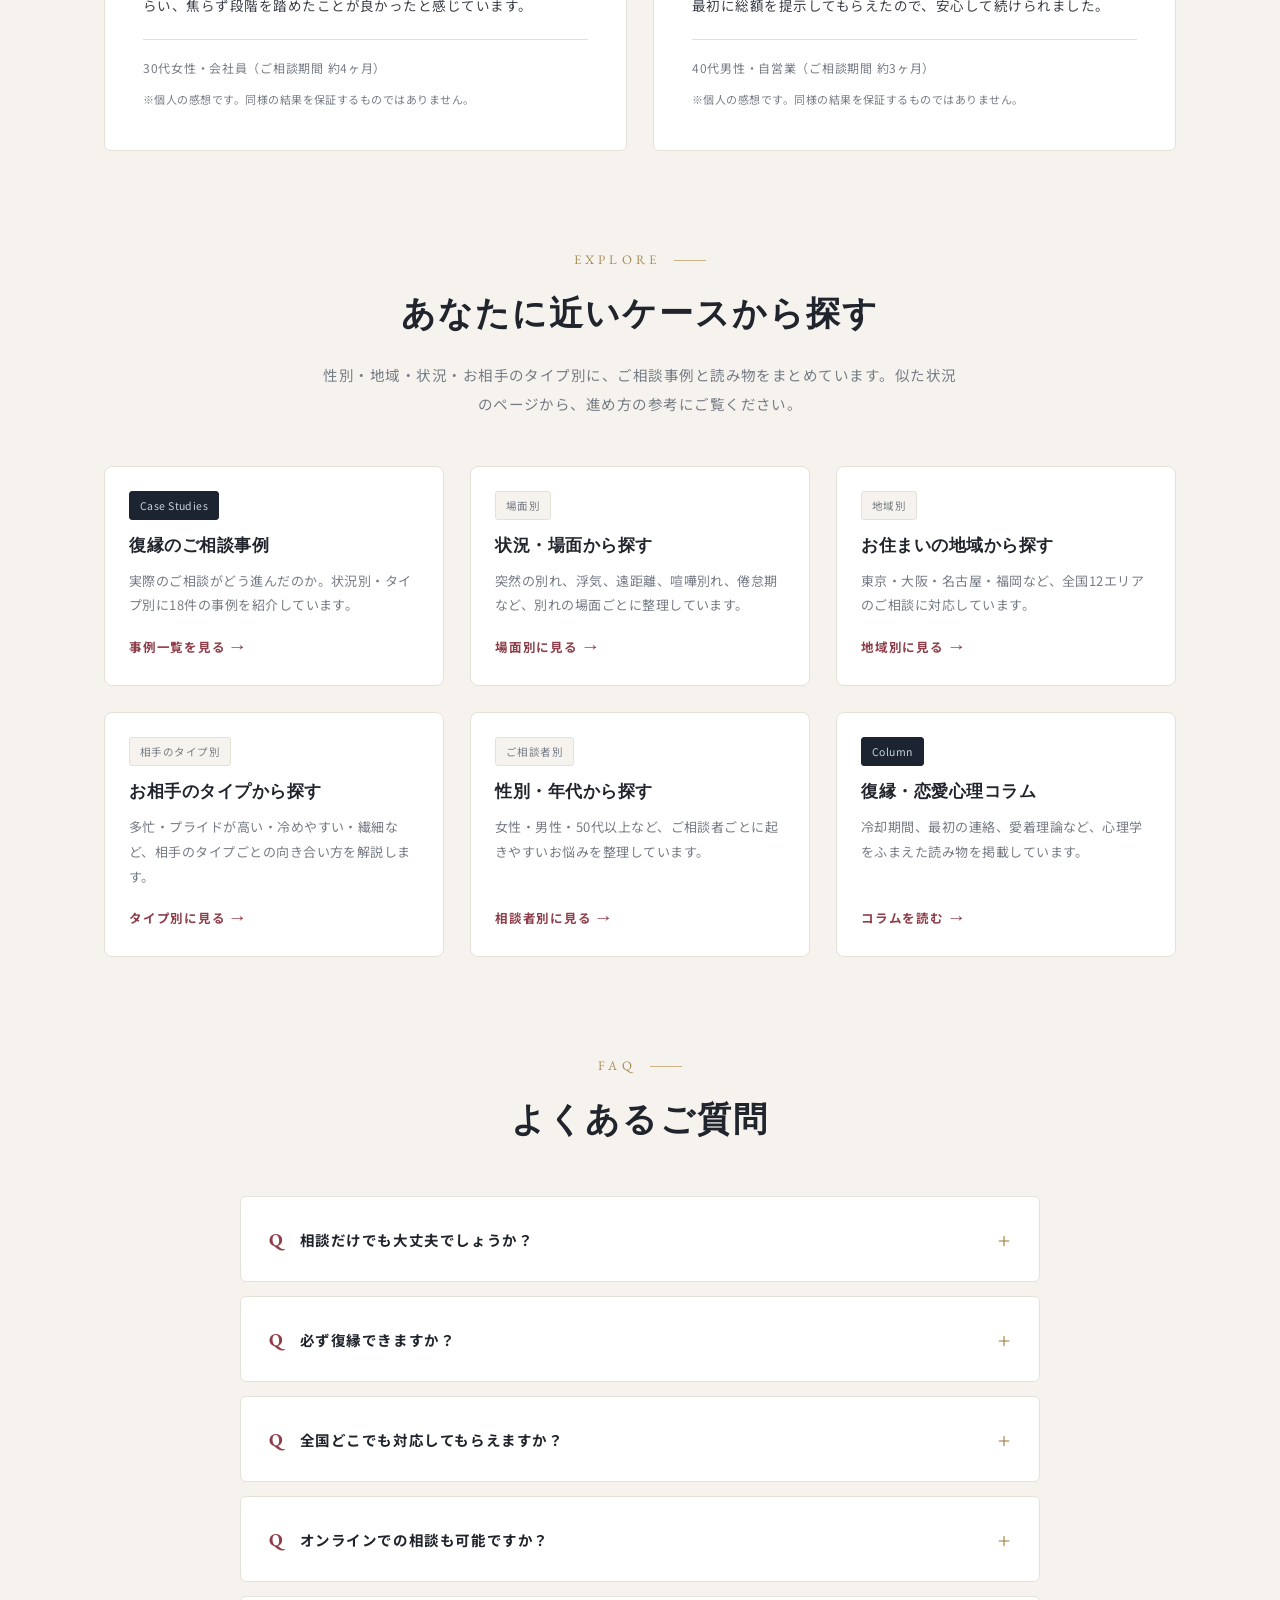
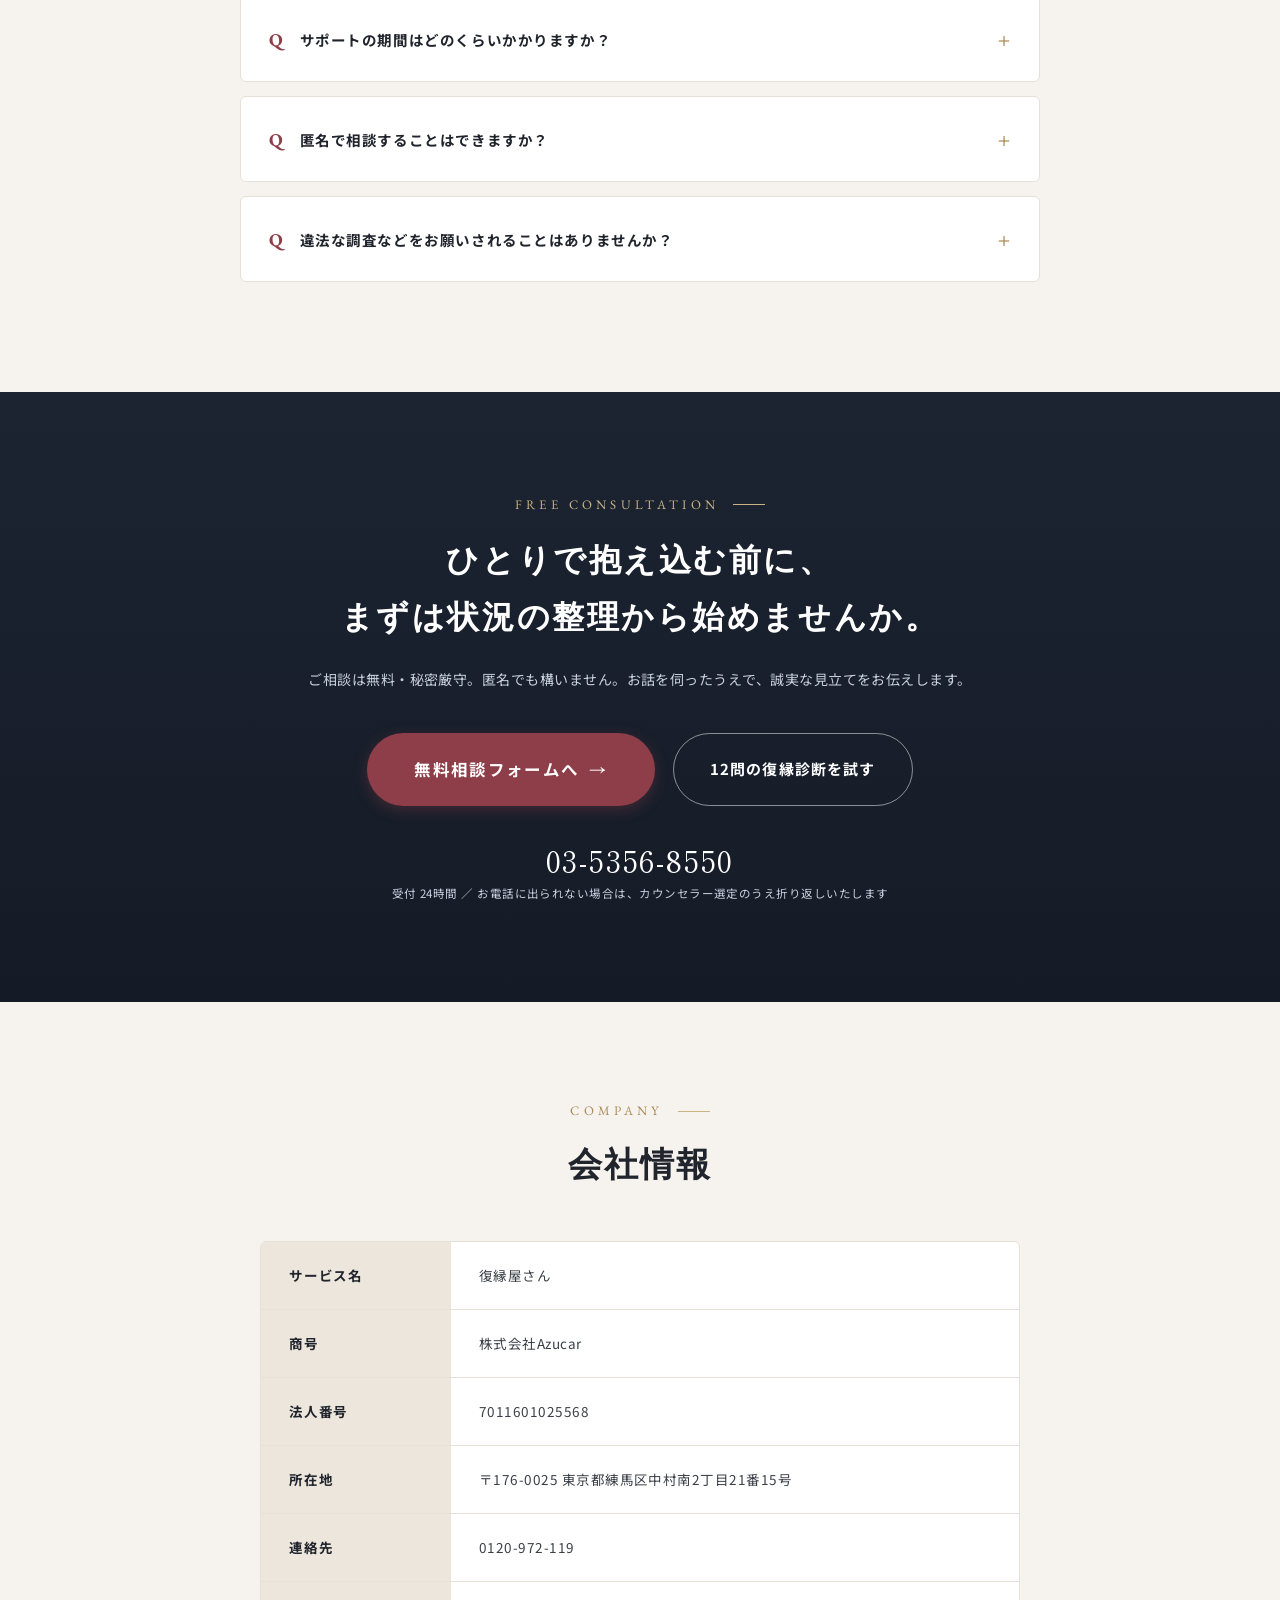
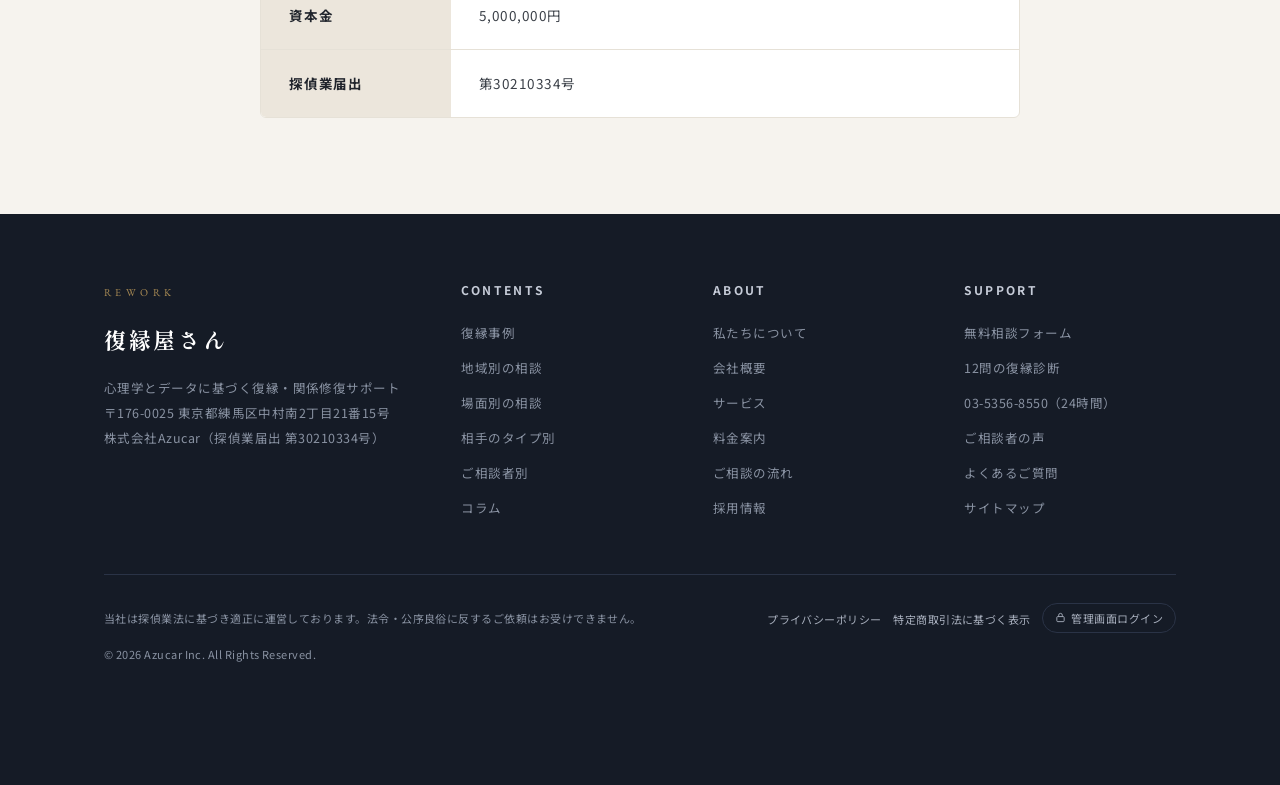
<file: fukuenyasan-hp-v2/preview/index.html>
<!DOCTYPE html>
<html lang="ja">
<head>
<meta charset="UTF-8">
<meta name="viewport" content="width=device-width, initial-scale=1.0">
<title>【改善プレビュー】復縁屋さん | 心理学とデータに基づく復縁・関係修復サポート</title>
<meta name="description" content="復縁屋さんは、心理学・行動科学の知見と6,000件以上のご相談データをもとに、復縁とあなたの自己成長に誠実に伴走する専門サービスです。無料相談・秘密厳守・全国対応。">
<link rel="preconnect" href="https://fonts.googleapis.com">
<link rel="preconnect" href="https://fonts.gstatic.com" crossorigin>
<link href="https://fonts.googleapis.com/css2?family=Noto+Sans+JP:wght@400;500;700&family=Shippori+Mincho:wght@500;600;700&family=EB+Garamond:wght@500&display=swap" rel="stylesheet">
<link rel="stylesheet" href="../assets/css/site.css">
<link rel="stylesheet" href="./preview-style.css">
</head>
<body>

<!-- プレビューモード通知バー -->
<div class="preview-banner">
  <span class="preview-banner-badge">Preview Mode</span>
  <span>改善案のプレビュー表示中です（本番ファイル未反映）</span>
</div>

<!-- プレヘッダー（信頼情報バー） -->
<div class="pre-header" role="complementary" aria-label="運営情報">
  <div class="container pre-header-inner">
    <p class="pre-header-note">探偵業届出 第30210334号（株式会社Azucar）｜ご相談受付 24時間・秘密厳守・全国対応</p>
    <ul class="pre-header-links">
      <li><a href="../voice/">ご相談者の声</a></li>
      <li><a href="../faq/">よくあるご質問</a></li>
      <li><a href="../admin/" class="pre-header-admin" rel="nofollow">管理画面ログイン</a></li>
    </ul>
  </div>
</div>

<!-- ヘッダー -->
<header class="site-header" id="site-header">
  <div class="container header-inner">
    <a href="#" class="brand" aria-label="復縁屋さん トップへ">
      <span class="brand-en">Rework</span>
      <span class="brand-ja">復縁屋さん</span>
    </a>
    <nav class="gnav" id="gnav" aria-label="グローバルナビゲーション">
      <ul>
        <li><a href="#service">サービス</a></li>
        <li><a href="../case/">事例</a></li>
        <li><a href="../situation/">場面別</a></li>
        <li><a href="../region/">地域別</a></li>
        <li><a href="../price/">料金</a></li>
        <li><a href="../column/">コラム</a></li>
        <li class="gnav-cta">
          <a href="../../fukuenyasan-lp/shared/diagnosis.html">12問の無料復縁診断を試す →</a>
          <a href="../../fukuenyasan-lp/shared/contact.html">無料相談フォームへ →</a>
        </li>
      </ul>
    </nav>
    <div class="header-cta">
      <div class="header-tel">
        <a href="tel:0353568550" class="header-tel-num">03-5356-8550</a>
        <span class="header-tel-note">受付 24時間 / 秘密厳守</span>
      </div>
      <a href="../../fukuenyasan-lp/shared/diagnosis.html" class="btn-header btn-header--ghost">無料診断</a>
      <a href="../../fukuenyasan-lp/shared/contact.html" class="btn-header">無料相談はこちら</a>
      <button class="menu-toggle" id="menu-toggle" aria-label="メニューを開く" aria-expanded="false" aria-controls="gnav">
        <span></span><span></span><span></span>
      </button>
    </div>
  </div>
</header>

<main>

  <!-- ヒーロー -->
  <section class="hero" aria-label="メインビジュアル">
    <div class="container hero-grid">
      <div>
        <p class="kicker">Science-based Relationship Support</p>
        <h1 class="hero-title">あなたの「もう一度」を、<br><span class="hero-highlight">心理学</span>と<span class="hero-highlight">データ</span>で<br>誠実に支える。</h1>
        <p class="hero-lead">復縁屋さんは、心理学・行動科学の知見と6,000件以上のご相談データをもとに、復縁とあなたの自己成長に伴走する専門サービスです。<br>根拠のない断定や、無理な勧誘は一切いたしません。</p>
        <div class="hero-actions">
          <a href="../../fukuenyasan-lp/shared/contact.html" class="btn btn-primary btn-lg">まずは無料相談してみる <span class="arrow">→</span></a>
          <a href="../../fukuenyasan-lp/shared/diagnosis.html" class="btn btn-outline btn-lg">3分の無料復縁診断を試す</a>
        </div>
        <div class="hero-trust-grid">
          <div class="hero-trust-item">
            <span class="hero-trust-icon">✓</span>
            <span>累計相談 <strong>6,000件以上</strong><sup>※</sup></span>
          </div>
          <div class="hero-trust-item">
            <span class="hero-trust-icon">✓</span>
            <span>探偵業届出 <strong>第30210334号</strong></span>
          </div>
          <div class="hero-trust-item">
            <span class="hero-trust-icon">✓</span>
            <span>秘密厳守・匿名相談OK</span>
          </div>
          <div class="hero-trust-item">
            <span class="hero-trust-icon">✓</span>
            <span>全国・オンライン対応</span>
          </div>
        </div>
      </div>
      <div class="hero-visual">
        <div class="hero-photo">
          <img src="https://images.unsplash.com/photo-1573497491208-6b1acb260507?auto=format&fit=crop&w=1200&q=80"
               alt="カウンセラーがご相談者の話を丁寧に伺っている様子"
               onerror="this.onerror=null;this.src='../assets/img/fukuenyasan-top.png';"
               loading="eager">
        </div>
        <div class="hero-badge">
          <span class="hero-badge-num">6,000<small>件+</small></span>
          <span class="hero-badge-label">累計ご相談実績<sup>※</sup></span>
        </div>
      </div>
    </div>
  </section>

  <!-- 実績バンド -->
  <div class="stats-band">
    <div class="container">
      <div class="stats-grid fade-in">
        <div class="stat">
          <div class="stat-num">6,000<small>件+</small></div>
          <div class="stat-label">累計ご相談実績<sup>※</sup></div>
        </div>
        <div class="stat">
          <div class="stat-num">月々6,300<small>円〜</small></div>
          <div class="stat-label">自社分割払いに対応</div>
        </div>
        <div class="stat">
          <div class="stat-num">全国対応</div>
          <div class="stat-label">オンライン相談無料</div>
        </div>
        <div class="stat">
          <div class="stat-num">秘密厳守</div>
          <div class="stat-label">匿名でのご相談可</div>
        </div>
      </div>
      <p class="stats-note">※グループ会社連結での累計ご相談件数</p>
    </div>
  </div>

  <!-- 専門フレームワーク（濃紺） -->
  <section class="section-dark" id="approach">
    <div class="container">
      <div class="section-head section-head--center">
        <p class="kicker kicker--center">Our Framework</p>
        <h2 class="h-section">感情論に頼らない、<br>3つの専門フレームワーク</h2>
        <p class="section-lead">「なんとなくのアドバイス」ではなく、学術的な知見と過去の実例データを土台に、お一人おひとりの状況を構造的に整理してご提案します。</p>
      </div>
      <div class="framework-grid">
        <div class="framework-card fade-in">
          <p class="framework-num">01</p>
          <div class="framework-diagram" aria-hidden="true">
            <svg viewBox="0 0 240 120" fill="none">
              <circle cx="60" cy="60" r="26" stroke="#CBB484" stroke-width="1.2"/>
              <circle cx="180" cy="60" r="26" stroke="#8E9BB5" stroke-width="1.2"/>
              <path d="M86 60 C 110 30, 130 30, 154 60" stroke="#CBB484" stroke-width="1.2" stroke-dasharray="4 4"/>
              <path d="M86 60 C 110 90, 130 90, 154 60" stroke="#8E9BB5" stroke-width="1.2"/>
              <circle cx="120" cy="38" r="3" fill="#CBB484"/>
              <circle cx="120" cy="82" r="3" fill="#8E9BB5"/>
              <text x="60" y="64" text-anchor="middle" fill="#C9D0DD" font-size="10" font-family="sans-serif">自分</text>
              <text x="180" y="64" text-anchor="middle" fill="#C9D0DD" font-size="10" font-family="sans-serif">相手</text>
            </svg>
          </div>
          <h3 class="framework-title">感情と愛着の心理学</h3>
          <p class="framework-text">愛着理論をはじめとする関係心理学の知見を参考に、別れに至った背景と、おふたりの関係性の構造を丁寧に読み解きます。</p>
        </div>
        <div class="framework-card fade-in">
          <p class="framework-num">02</p>
          <div class="framework-diagram" aria-hidden="true">
            <svg viewBox="0 0 240 120" fill="none">
              <path d="M30 100 L 210 100" stroke="#3A4763" stroke-width="1"/>
              <path d="M30 100 L 30 15" stroke="#3A4763" stroke-width="1"/>
              <path d="M30 92 C 80 90, 100 70, 130 55 C 160 40, 185 32, 210 28" stroke="#CBB484" stroke-width="1.4"/>
              <circle cx="80" cy="84" r="3" fill="#CBB484"/>
              <circle cx="130" cy="55" r="3" fill="#CBB484"/>
              <circle cx="180" cy="34" r="3" fill="#CBB484"/>
              <path d="M30 92 C 80 94, 140 88, 210 84" stroke="#5A6B8C" stroke-width="1" stroke-dasharray="3 4"/>
            </svg>
          </div>
          <h3 class="framework-title">行動変容のロジック</h3>
          <p class="framework-text">思いつきの連絡や場当たり的な行動ではなく、行動科学に基づいた小さな積み重ねを設計し、無理のないペースで関係の再構築を目指します。</p>
        </div>
        <div class="framework-card fade-in">
          <p class="framework-num">03</p>
          <div class="framework-diagram" aria-hidden="true">
            <svg viewBox="0 0 240 120" fill="none">
              <rect x="40" y="70" width="18" height="30" stroke="#5A6B8C" stroke-width="1"/>
              <rect x="66" y="52" width="18" height="48" stroke="#8E9BB5" stroke-width="1"/>
              <rect x="92" y="34" width="18" height="66" stroke="#CBB484" stroke-width="1.2"/>
              <path d="M140 40 L 170 40 M170 40 L 170 26 L 200 26 M170 40 L 170 54 L 200 54" stroke="#8E9BB5" stroke-width="1"/>
              <rect x="126" y="32" width="14" height="16" stroke="#CBB484" stroke-width="1.2"/>
              <rect x="200" y="19" width="14" height="14" stroke="#5A6B8C" stroke-width="1"/>
              <rect x="200" y="47" width="14" height="14" stroke="#5A6B8C" stroke-width="1"/>
              <path d="M40 108 L 214 108" stroke="#3A4763" stroke-width="1"/>
            </svg>
          </div>
          <h3 class="framework-title">データに基づく状況分析</h3>
          <p class="framework-text">6,000件以上のご相談データから、状況の近い実例を参照。いま何をすべきか・すべきでないかを、客観的な判断材料とともにお伝えします。</p>
        </div>
      </div>
      <p class="disclaimer" style="margin-top:34px; text-align:center;">※学術知見・実例データはご提案の参考とするものであり、結果を保証するものではありません。</p>
    </div>
  </section>

  <!-- サービス -->
  <section id="service">
    <div class="container">
      <div class="section-head section-head--center">
        <p class="kicker kicker--center">Our Services</p>
        <h2 class="h-section">サービス一覧</h2>
        <p class="section-lead">状況やご希望に合わせて、必要なサポートだけをお選びいただけます。どのサービスも入口は無料相談からです。</p>
      </div>
      <div class="service-grid">
        <div class="service-card fade-in">
          <div class="service-icon" aria-hidden="true">
            <svg viewBox="0 0 24 24" fill="none" stroke="var(--gold)" stroke-width="1.5" stroke-linecap="round" stroke-linejoin="round"><circle cx="12" cy="12" r="9"/><path d="M15.5 8.5 L13.5 13.5 L8.5 15.5 L10.5 10.5 Z"/></svg>
          </div>
          <h3 class="service-title">復縁コンサルティング</h3>
          <p class="service-text">状況分析から行動計画づくり、日々のご相談まで。復縁を目指す道のりに、専門カウンセラーが継続的に伴走します。</p>
        </div>
        <div class="service-card fade-in">
          <div class="service-icon" aria-hidden="true">
            <svg viewBox="0 0 24 24" fill="none" stroke="var(--gold)" stroke-width="1.5" stroke-linecap="round" stroke-linejoin="round"><path d="M21 11.5c0 4.1-4 7.5-9 7.5-1 0-2-.13-2.9-.38L4 20l1.3-3.1C3.9 15.6 3 13.6 3 11.5 3 7.4 7 4 12 4s9 3.4 9 7.5z"/></svg>
          </div>
          <h3 class="service-title">恋愛・関係修復アドバイス</h3>
          <p class="service-text">連絡の再開、会う約束、関係の深め方。場面ごとの迷いに対して、根拠のある選択肢を一緒に整理します。</p>
        </div>
        <div class="service-card fade-in">
          <div class="service-icon" aria-hidden="true">
            <svg viewBox="0 0 24 24" fill="none" stroke="var(--gold)" stroke-width="1.5" stroke-linecap="round" stroke-linejoin="round"><path d="M12 20s-7-4.3-9-8.5C1.5 8 3.5 5 6.7 5c2 0 3.6 1.2 5.3 3 1.7-1.8 3.3-3 5.3-3 3.2 0 5.2 3 3.7 6.5-2 4.2-9 8.5-9 8.5z"/></svg>
          </div>
          <h3 class="service-title">心のカウンセリング</h3>
          <p class="service-text">別れの直後の混乱や不安を、まず落ち着いて受け止めるための時間。傾聴を軸に、心の整理をお手伝いします。</p>
        </div>
        <div class="service-card fade-in">
          <div class="service-icon" aria-hidden="true">
            <svg viewBox="0 0 24 24" fill="none" stroke="var(--gold)" stroke-width="1.5" stroke-linecap="round" stroke-linejoin="round"><path d="M4 20V10M10 20V4M16 20v-8M21 20H3"/></svg>
          </div>
          <h3 class="service-title">状況分析・戦略立案</h3>
          <p class="service-text">いま動くべきか、待つべきか。お相手との現在の関係性を客観的に分析し、判断材料と今後の進め方をご提案します。</p>
        </div>
      </div>
    </div>
  </section>

  <!-- 無料診断プロモ -->
  <section class="diag-promo" id="diagnosis" aria-label="無料復縁診断">
    <div class="container diag-promo-inner">
      <div>
        <p class="kicker">Free Diagnosis</p>
        <h2 class="h-section">まずは、あなたの<br>「復縁タイプ」を知る。</h2>
        <p class="diag-promo-lead">12問の質問に答えるだけで、あなたとお相手の関係性の傾向を16タイプに分類。心理学の枠組みをもとに、いま取るべき関わり方のヒントをお伝えします。会員登録も費用も不要です。</p>
        <div class="diag-facts">
          <div class="diag-fact"><span class="n">12<small>問</small></span><span class="l">かんたん設問</span></div>
          <div class="diag-fact"><span class="n">約3<small>分</small></span><span class="l">スマホで完結</span></div>
          <div class="diag-fact"><span class="n">16<small>タイプ</small></span><span class="l">に分類して診断</span></div>
        </div>
        <div class="hero-actions">
          <a href="../../fukuenyasan-lp/shared/diagnosis.html" class="btn btn-primary btn-lg">無料で復縁診断を始める <span class="arrow">→</span></a>
          <a href="../case/" class="btn btn-outline--light">診断タイプ別の事例を見る</a>
        </div>
        <p class="diag-promo-note">※診断結果は関係性を理解するための参考であり、結果を保証するものではありません。</p>
      </div>
      <div class="diag-visual-types">
        <p class="diag-visual-head">Reconciliation Type — 全16タイプ</p>
        <div class="type-img-grid">
          <img src="../assets/img/results/thumbs/SAED.png" alt="復縁タイプ SAED" width="330" height="224" loading="lazy" decoding="async">
          <img src="../assets/img/results/thumbs/SAER.png" alt="復縁タイプ SAER" width="330" height="224" loading="lazy" decoding="async">
          <img src="../assets/img/results/thumbs/SALD.png" alt="復縁タイプ SALD" width="330" height="224" loading="lazy" decoding="async">
          <img src="../assets/img/results/thumbs/SALR.png" alt="復縁タイプ SALR" width="330" height="224" loading="lazy" decoding="async">
          <img src="../assets/img/results/thumbs/SWED.png" alt="復縁タイプ SWED" width="330" height="224" loading="lazy" decoding="async">
          <img src="../assets/img/results/thumbs/SWER.png" alt="復縁タイプ SWER" width="330" height="224" loading="lazy" decoding="async">
          <img src="../assets/img/results/thumbs/SWLD.png" alt="復縁タイプ SWLD" width="330" height="224" loading="lazy" decoding="async">
          <img src="../assets/img/results/thumbs/SWLR.png" alt="復縁タイプ SWLR" width="330" height="224" loading="lazy" decoding="async">
          <img src="../assets/img/results/thumbs/PAED.png" alt="復縁タイプ PAED" width="330" height="224" loading="lazy" decoding="async">
          <img src="../assets/img/results/thumbs/PAER.png" alt="復縁タイプ PAER" width="330" height="224" loading="lazy" decoding="async">
          <img src="../assets/img/results/thumbs/PALD.png" alt="復縁タイプ PALD" width="330" height="224" loading="lazy" decoding="async">
          <img src="../assets/img/results/thumbs/PALR.png" alt="復縁タイプ PALR" width="330" height="224" loading="lazy" decoding="async">
          <img src="../assets/img/results/thumbs/PWED.png" alt="復縁タイプ PWED" width="330" height="224" loading="lazy" decoding="async">
          <img src="../assets/img/results/thumbs/PWER.png" alt="復縁タイプ PWER" width="330" height="224" loading="lazy" decoding="async">
          <img src="../assets/img/results/thumbs/PWLD.png" alt="復縁タイプ PWLD" width="330" height="224" loading="lazy" decoding="async">
          <img src="../assets/img/results/thumbs/PWLR.png" alt="復縁タイプ PWLR" width="330" height="224" loading="lazy" decoding="async">
        </div>
        <p class="diag-visual-cap">あなたはどのタイプ？ 12問の無料診断で確かめる</p>
      </div>
    </div>
  </section>

  <!-- 選ばれる理由 -->
  <section id="reason" style="padding-top:0;">
    <div class="container">
      <div class="section-head">
        <p class="kicker">Why Choose Us</p>
        <h2 class="h-section">選ばれる3つの理由</h2>
      </div>
      <div class="reason-list">
        <div class="reason-item fade-in">
          <div class="reason-no">Reason<strong>01</strong></div>
          <div>
            <h3 class="reason-title">誠実な見立て ── 難しいときは、難しいと言う</h3>
            <p class="reason-text">無料相談の段階で状況を丁寧に伺い、見込みが極めて低いと判断した場合は、その旨を正直にお伝えします。期待だけを持たせてご契約いただくことはありません。</p>
          </div>
        </div>
        <div class="reason-item fade-in">
          <div class="reason-no">Reason<strong>02</strong></div>
          <div>
            <h3 class="reason-title">明朗会計 ── 月々6,300円からの分割に対応</h3>
            <p class="reason-text">費用はご契約前にすべて提示し、ご説明のない追加請求はいたしません。月々6,300円〜の自社分割にも対応しており、無理のない範囲で始めていただけます。</p>
          </div>
        </div>
        <div class="reason-item fade-in">
          <div class="reason-no">Reason<strong>03</strong></div>
          <div>
            <h3 class="reason-title">秘密厳守 ── 探偵業法に基づく適正な運営</h3>
            <p class="reason-text">探偵業届出（第30210334号）に基づき適正に運営しています。ご相談内容の秘密保持を徹底し、初回のご相談は匿名でも承ります。</p>
          </div>
        </div>
      </div>
    </div>
  </section>

  <!-- 専門体制 -->
  <section id="experts" style="padding-top:0;">
    <div class="container">
      <div class="section-head section-head--center">
        <p class="kicker kicker--center">Expertise</p>
        <h2 class="h-section">専門領域とサポート体制</h2>
        <p class="section-lead">ひとつのご相談を、複数の専門的な視点から検討する体制を整えています。</p>
      </div>
      <div class="expert-grid">
        <div class="expert-card fade-in">
          <div class="expert-emblem" aria-hidden="true">
            <svg viewBox="0 0 24 24" fill="none" stroke="var(--gold)" stroke-width="1.4" stroke-linecap="round" stroke-linejoin="round"><path d="M12 21s-6.5-4-8.4-8C2.2 9.9 4 7 7 7c1.8 0 3.4 1.1 5 2.8C13.6 8.1 15.2 7 17 7c3 0 4.8 2.9 3.4 6-1.9 4-8.4 8-8.4 8z"/></svg>
          </div>
          <h3 class="expert-field">恋愛心理<br>カウンセリング</h3>
          <p class="expert-desc">傾聴を軸に、感情の整理と関係性の理解を支える、ご相談の中心となる領域です。</p>
        </div>
        <div class="expert-card fade-in">
          <div class="expert-emblem" aria-hidden="true">
            <svg viewBox="0 0 24 24" fill="none" stroke="var(--gold)" stroke-width="1.4" stroke-linecap="round" stroke-linejoin="round"><circle cx="12" cy="12" r="9"/><path d="M12 3v18M3 12h18"/><path d="M12 3c3 2.5 3 15.5 0 18M12 3c-3 2.5-3 15.5 0 18"/></svg>
          </div>
          <h3 class="expert-field">行動科学・<br>コミュニケーション</h3>
          <p class="expert-desc">連絡や対話の進め方を、行動科学の観点から無理のない形で設計します。</p>
        </div>
        <div class="expert-card fade-in">
          <div class="expert-emblem" aria-hidden="true">
            <svg viewBox="0 0 24 24" fill="none" stroke="var(--gold)" stroke-width="1.4" stroke-linecap="round" stroke-linejoin="round"><path d="M5 20V12M12 20V6M19 20v-5M2 20h20"/></svg>
          </div>
          <h3 class="expert-field">データ分析・<br>ケース研究</h3>
          <p class="expert-desc">6,000件以上のご相談データを整理し、状況の近い実例をご提案の参考にします。</p>
        </div>
        <div class="expert-card fade-in">
          <div class="expert-emblem" aria-hidden="true">
            <svg viewBox="0 0 24 24" fill="none" stroke="var(--gold)" stroke-width="1.4" stroke-linecap="round" stroke-linejoin="round"><path d="M12 3l8 3v5c0 5-3.5 8.5-8 10-4.5-1.5-8-5-8-10V6z"/><path d="M9 12l2 2 4-4"/></svg>
          </div>
          <h3 class="expert-field">法令遵守・<br>品質管理</h3>
          <p class="expert-desc">探偵業法をはじめとする関連法令を遵守し、公序良俗に反するご依頼はお受けしません。</p>
        </div>
      </div>
    </div>
  </section>

  <!-- 料金 -->
  <section id="price" style="background:#EFEBE3;">
    <div class="container">
      <div class="section-head section-head--center">
        <p class="kicker kicker--center">Pricing</p>
        <h2 class="h-section">料金体系</h2>
        <p class="section-lead">費用はご契約前にすべてご提示します。ご説明のない追加請求はいたしません。</p>
      </div>
      <div class="price-grid">
        <div class="price-card fade-in">
          <h3 class="price-name">無料相談</h3>
          <p class="price-en">Consultation</p>
          <div class="price-value">
            <span class="num">0<span class="unit">円</span></span>
          </div>
          <ul class="price-desc">
            <li>お電話・オンラインで対応</li>
            <li>状況の整理と見立てをお伝え</li>
            <li>匿名でのご相談も可能</li>
            <li>無理な勧誘は一切ありません</li>
          </ul>
          <a href="../../fukuenyasan-lp/shared/contact.html" class="btn btn-outline">無料相談を申し込む</a>
        </div>
        <div class="price-card price-card--feature fade-in">
          <span class="price-tag">おすすめ基本プラン</span>
          <h3 class="price-name">復縁サポート</h3>
          <p class="price-en">Support Program</p>
          <div class="price-value">
            <span class="prefix">自社分割払いの場合</span>
            <span class="num">月々6,300<span class="unit">円〜</span></span>
          </div>
          <ul class="price-desc">
            <li>状況分析と行動計画のご提案</li>
            <li>専任カウンセラーが継続伴走</li>
            <li>自社分割払いに対応</li>
            <li>総額・内訳はご契約前に提示</li>
          </ul>
          <a href="../../fukuenyasan-lp/shared/contact.html" class="btn btn-primary">まず無料相談から</a>
        </div>
        <div class="price-card fade-in">
          <h3 class="price-name">個別プラン</h3>
          <p class="price-en">Custom</p>
          <div class="price-value">
            <span class="prefix">状況に応じて</span>
            <span class="num" style="font-size:26px;">個別お見積り</span>
          </div>
          <ul class="price-desc">
            <li>複雑なご事情・長期のご支援向け</li>
            <li>内容・期間・費用を明示して設計</li>
            <li>ご予算に応じた調整も可能</li>
          </ul>
          <a href="../../fukuenyasan-lp/shared/contact.html" class="btn btn-outline">相談して見積もる</a>
        </div>
      </div>
      <p class="price-note">※料金はご状況・サポート内容・期間により異なります。分割払いの場合、頭金として一部料金をお支払いいただく場合があります。詳細は無料相談の際に必ず書面でご確認いただけます。</p>
    </div>
  </section>

  <!-- ご相談の流れ -->
  <section id="flow">
    <div class="container">
      <div class="section-head section-head--center">
        <p class="kicker kicker--center">Process</p>
        <h2 class="h-section">ご相談の流れ</h2>
      </div>
      <div class="flow-grid">
        <div class="flow-card fade-in">
          <p class="flow-step">Step<strong>01</strong></p>
          <h3 class="flow-title">無料相談</h3>
          <p class="flow-text">フォームまたはお電話でご連絡ください。匿名でも構いません。まずはお話をゆっくり伺います。</p>
        </div>
        <div class="flow-card fade-in">
          <p class="flow-step">Step<strong>02</strong></p>
          <h3 class="flow-title">状況の整理・分析</h3>
          <p class="flow-text">別れの経緯や現在の関係性を、心理学の知見と過去の実例データに照らして整理します。</p>
        </div>
        <div class="flow-card fade-in">
          <p class="flow-step">Step<strong>03</strong></p>
          <h3 class="flow-title">ご提案・お見積り</h3>
          <p class="flow-text">進め方の選択肢と費用の総額・内訳をご提示します。その場でのご契約は不要です。</p>
        </div>
        <div class="flow-card fade-in">
          <p class="flow-step">Step<strong>04</strong></p>
          <h3 class="flow-title">サポート開始</h3>
          <p class="flow-text">ご納得いただけた場合のみ開始。専任カウンセラーが計画に沿って継続的に伴走します。</p>
        </div>
      </div>
    </div>
  </section>

  <!-- ご相談者の声 -->
  <section id="voice" style="padding-top:0;">
    <div class="container">
      <div class="section-head section-head--center">
        <p class="kicker kicker--center">Voices</p>
        <h2 class="h-section">ご相談者の声</h2>
      </div>
      <div class="voice-grid">
        <div class="voice-card fade-in">
          <p class="voice-quote">感情的になっていた自分を、一度落ち着かせてもらえました。</p>
          <p class="voice-body">別れた直後で、すぐに連絡したい気持ちでいっぱいでした。相談の中で「いま動かない」という選択肢を初めて理由付きで説明してもらい、焦らず段階を踏めたことが良かったと感じています。</p>
          <p class="voice-meta">30代女性・会社員（ご相談期間 約4ヶ月）</p>
          <p class="voice-disclaimer">※個人の感想です。同様の結果を保証するものではありません。</p>
        </div>
        <div class="voice-card fade-in">
          <p class="voice-quote">何をすべきか・すべきでないかが明確で、迷いが減りました。</p>
          <p class="voice-body">毎回の相談で「次に何をするか」を一緒に決めてもらえたので、一人で抱え込んでいた頃より気持ちがずっと楽になりました。費用も最初に総額を提示してもらえたので、安心して続けられました。</p>
          <p class="voice-meta">40代男性・自営業（ご相談期間 約3ヶ月）</p>
          <p class="voice-disclaimer">※個人の感想です。同様の結果を保証するものではありません。</p>
        </div>
      </div>
    </div>
  </section>

  <!-- コンテンツ / 事例で探す -->
  <section id="contents" style="padding-top:0;">
    <div class="container">
      <div class="section-head section-head--center">
        <p class="kicker kicker--center">Explore</p>
        <h2 class="h-section">あなたに近いケースから探す</h2>
        <p class="section-lead">性別・地域・状況・お相手のタイプ別に、ご相談事例と読み物をまとめています。似た状況のページから、進め方の参考にご覧ください。</p>
      </div>
      <div class="card-grid">
        <a class="entry-card fade-in" href="../case/">
          <div class="entry-body">
            <div class="tag-row"><span class="tag cat">Case Studies</span></div>
            <h3 class="entry-title">復縁のご相談事例</h3>
            <p class="entry-excerpt">実際のご相談がどう進んだのか。状況別・タイプ別に18件の事例を紹介しています。</p>
            <span class="entry-more">事例一覧を見る <span class="arrow">→</span></span>
          </div>
        </a>
        <a class="entry-card fade-in" href="../situation/">
          <div class="entry-body">
            <div class="tag-row"><span class="tag">場面別</span></div>
            <h3 class="entry-title">状況・場面から探す</h3>
            <p class="entry-excerpt">突然の別れ、浮気、遠距離、喧嘩別れ、倦怠期など、別れの場面ごとに整理しています。</p>
            <span class="entry-more">場面別に見る <span class="arrow">→</span></span>
          </div>
        </a>
        <a class="entry-card fade-in" href="../region/">
          <div class="entry-body">
            <div class="tag-row"><span class="tag">地域別</span></div>
            <h3 class="entry-title">お住まいの地域から探す</h3>
            <p class="entry-excerpt">東京・大阪・名古屋・福岡など、全国12エリアのご相談に対応しています。</p>
            <span class="entry-more">地域別に見る <span class="arrow">→</span></span>
          </div>
        </a>
        <a class="entry-card fade-in" href="../partner/">
          <div class="entry-body">
            <div class="tag-row"><span class="tag">相手のタイプ別</span></div>
            <h3 class="entry-title">お相手のタイプから探す</h3>
            <p class="entry-excerpt">多忙・プライドが高い・冷めやすい・繊細など、相手のタイプごとの向き合い方を解説します。</p>
            <span class="entry-more">タイプ別に見る <span class="arrow">→</span></span>
          </div>
        </a>
        <a class="entry-card fade-in" href="../gender/">
          <div class="entry-body">
            <div class="tag-row"><span class="tag">ご相談者別</span></div>
            <h3 class="entry-title">性別・年代から探す</h3>
            <p class="entry-excerpt">女性・男性・50代以上など、ご相談者ごとに起きやすいお悩みを整理しています。</p>
            <span class="entry-more">相談者別に見る <span class="arrow">→</span></span>
          </div>
        </a>
        <a class="entry-card fade-in" href="../column/">
          <div class="entry-body">
            <div class="tag-row"><span class="tag cat">Column</span></div>
            <h3 class="entry-title">復縁・恋愛心理コラム</h3>
            <p class="entry-excerpt">冷却期間、最初の連絡、愛着理論など、心理学をふまえた読み物を掲載しています。</p>
            <span class="entry-more">コラムを読む <span class="arrow">→</span></span>
          </div>
        </a>
      </div>
    </div>
  </section>

  <!-- FAQ -->
  <section id="faq" style="padding-top:0;">
    <div class="container">
      <div class="section-head section-head--center">
        <p class="kicker kicker--center">FAQ</p>
        <h2 class="h-section">よくあるご質問</h2>
      </div>
      <div class="faq-list">
        <details class="faq-item fade-in">
          <summary>相談だけでも大丈夫でしょうか？</summary>
          <p class="faq-a">もちろんです。ご相談だけでお悩みが整理され、解決に向かうケースもございます。無理な勧誘は一切いたしませんので、お気軽にご連絡ください。</p>
        </details>
        <details class="faq-item fade-in">
          <summary>必ず復縁できますか？</summary>
          <p class="faq-a">結果をお約束することはできません。ご状況により見通しは大きく異なります。そのため無料相談の段階で丁寧に状況を伺い、見込みが極めて低い場合は正直にその旨をお伝えしています。</p>
        </details>
        <details class="faq-item fade-in">
          <summary>全国どこでも対応してもらえますか？</summary>
          <p class="faq-a">はい、全国対応です。各地域の事情に通じたスタッフがおりますので、地方にお住まいの方や、お相手が遠方にいらっしゃる場合もご相談ください。</p>
        </details>
        <details class="faq-item fade-in">
          <summary>オンラインでの相談も可能ですか？</summary>
          <p class="faq-a">はい、ZoomやLINE通話などを利用したオンライン相談を無料で承っております。「まずは気軽に話を聞いてほしい」という段階でもご利用いただけます。</p>
        </details>
        <details class="faq-item fade-in">
          <summary>サポートの期間はどのくらいかかりますか？</summary>
          <p class="faq-a">ご状況によりますが、平均的には2〜4ヶ月程度の期間をいただくケースが多くなっています。お相手との関係性に合わせ、無理のないペースで進めます。</p>
        </details>
        <details class="faq-item fade-in">
          <summary>匿名で相談することはできますか？</summary>
          <p class="faq-a">はい、初回の無料相談はニックネームなど匿名で構いません。ご契約時にはご本人確認が必要となりますが、秘密保持は徹底しております。</p>
        </details>
        <details class="faq-item fade-in">
          <summary>違法な調査などをお願いされることはありませんか？</summary>
          <p class="faq-a">当社は探偵業法に基づき適正に運営しており、法令や公序良俗に反する行為は一切お受けしておりません。安心してご相談ください。</p>
        </details>
      </div>
    </div>
  </section>

  <!-- 最終CTA -->
  <section class="cta-section" id="contact">
    <div class="container">
      <p class="kicker kicker--center" style="color:var(--gold-light);">Free Consultation</p>
      <h2 class="cta-title">ひとりで抱え込む前に、<br>まずは状況の整理から始めませんか。</h2>
      <p class="cta-lead">ご相談は無料・秘密厳守。匿名でも構いません。お話を伺ったうえで、誠実な見立てをお伝えします。</p>
      <div class="cta-actions">
        <a href="../../fukuenyasan-lp/shared/contact.html" class="btn btn-primary btn-lg">無料相談フォームへ <span class="arrow">→</span></a>
        <a href="../../fukuenyasan-lp/shared/diagnosis.html" class="btn btn-outline--light btn">12問の復縁診断を試す</a>
      </div>
      <div class="cta-tel-block">
        <a href="tel:0353568550" class="cta-tel-num">03-5356-8550</a>
        <p class="cta-tel-note">受付 24時間 ／ お電話に出られない場合は、カウンセラー選定のうえ折り返しいたします</p>
      </div>
    </div>
  </section>

  <!-- 会社情報 -->
  <section id="company">
    <div class="container">
      <div class="section-head section-head--center">
        <p class="kicker kicker--center">Company</p>
        <h2 class="h-section">会社情報</h2>
      </div>
      <div class="company-table fade-in">
        <dl>
          <dt>サービス名</dt><dd>復縁屋さん</dd>
          <dt>商号</dt><dd>株式会社Azucar</dd>
          <dt>法人番号</dt><dd>7011601025568</dd>
          <dt>所在地</dt><dd>〒176-0025 東京都練馬区中村南2丁目21番15号</dd>
          <dt>連絡先</dt><dd>0120-972-119</dd>
          <dt>資本金</dt><dd>5,000,000円</dd>
          <dt>探偵業届出</dt><dd>第30210334号</dd>
        </dl>
      </div>
    </div>
  </section>

</main>

<!-- フッター -->
<footer class="site-footer">
  <div class="container">
    <div class="footer-grid">
      <div class="footer-brand">
        <span class="brand-en">Rework</span>
        <p class="brand-ja" style="font-size:22px;">復縁屋さん</p>
        <p>心理学とデータに基づく復縁・関係修復サポート<br>〒176-0025 東京都練馬区中村南2丁目21番15号<br>株式会社Azucar（探偵業届出 第30210334号）</p>
      </div>
      <div class="footer-col">
        <h3>CONTENTS</h3>
        <ul>
          <li><a href="../case/">復縁事例</a></li>
          <li><a href="../region/">地域別の相談</a></li>
          <li><a href="../situation/">場面別の相談</a></li>
          <li><a href="../partner/">相手のタイプ別</a></li>
          <li><a href="../gender/">ご相談者別</a></li>
          <li><a href="../column/">コラム</a></li>
        </ul>
      </div>
      <div class="footer-col">
        <h3>ABOUT</h3>
        <ul>
          <li><a href="../about/">私たちについて</a></li>
          <li><a href="../company/">会社概要</a></li>
          <li><a href="../service/">サービス</a></li>
          <li><a href="../price/">料金案内</a></li>
          <li><a href="../flow/">ご相談の流れ</a></li>
          <li><a href="../recruit/">採用情報</a></li>
        </ul>
      </div>
      <div class="footer-col">
        <h3>SUPPORT</h3>
        <ul>
          <li><a href="../../fukuenyasan-lp/shared/contact.html">無料相談フォーム</a></li>
          <li><a href="../../fukuenyasan-lp/shared/diagnosis.html">12問の復縁診断</a></li>
          <li><a href="tel:0353568550">03-5356-8550（24時間）</a></li>
          <li><a href="../voice/">ご相談者の声</a></li>
          <li><a href="../faq/">よくあるご質問</a></li>
          <li><a href="../sitemap/">サイトマップ</a></li>
        </ul>
      </div>
    </div>
    <div class="footer-bottom">
      <p>当社は探偵業法に基づき適正に運営しております。法令・公序良俗に反するご依頼はお受けできません。</p>
      <p><a href="../privacy/">プライバシーポリシー</a>　<a href="../tokushoho/">特定商取引法に基づく表示</a>　<a href="../admin/" class="footer-admin" rel="nofollow"><svg viewBox="0 0 24 24" width="11" height="11" fill="none" stroke="currentColor" stroke-width="2" aria-hidden="true"><rect x="4" y="10" width="16" height="11" rx="2"/><path d="M8 10V7a4 4 0 0 1 8 0v3"/></svg> 管理画面ログイン</a></p>
      <p>© 2026 Azucar Inc. All Rights Reserved.</p>
    </div>
  </div>
</footer>

<!-- モバイル固定CTA -->
<div class="cta-fixed" role="navigation" aria-label="お問い合わせ">
  <a href="../../fukuenyasan-lp/shared/contact.html" class="cta-fixed-form">
    <span class="cta-fixed-main">無料相談フォーム</span>
    <span class="cta-fixed-sub">24時間受付・秘密厳守</span>
  </a>
  <a href="tel:0353568550" class="cta-fixed-tel">
    <span class="cta-fixed-main">03-5356-8550</span>
    <span class="cta-fixed-sub">タップで発信</span>
  </a>
</div>

<script src="../assets/js/site.js"></script>
</body>
</html>
</file>
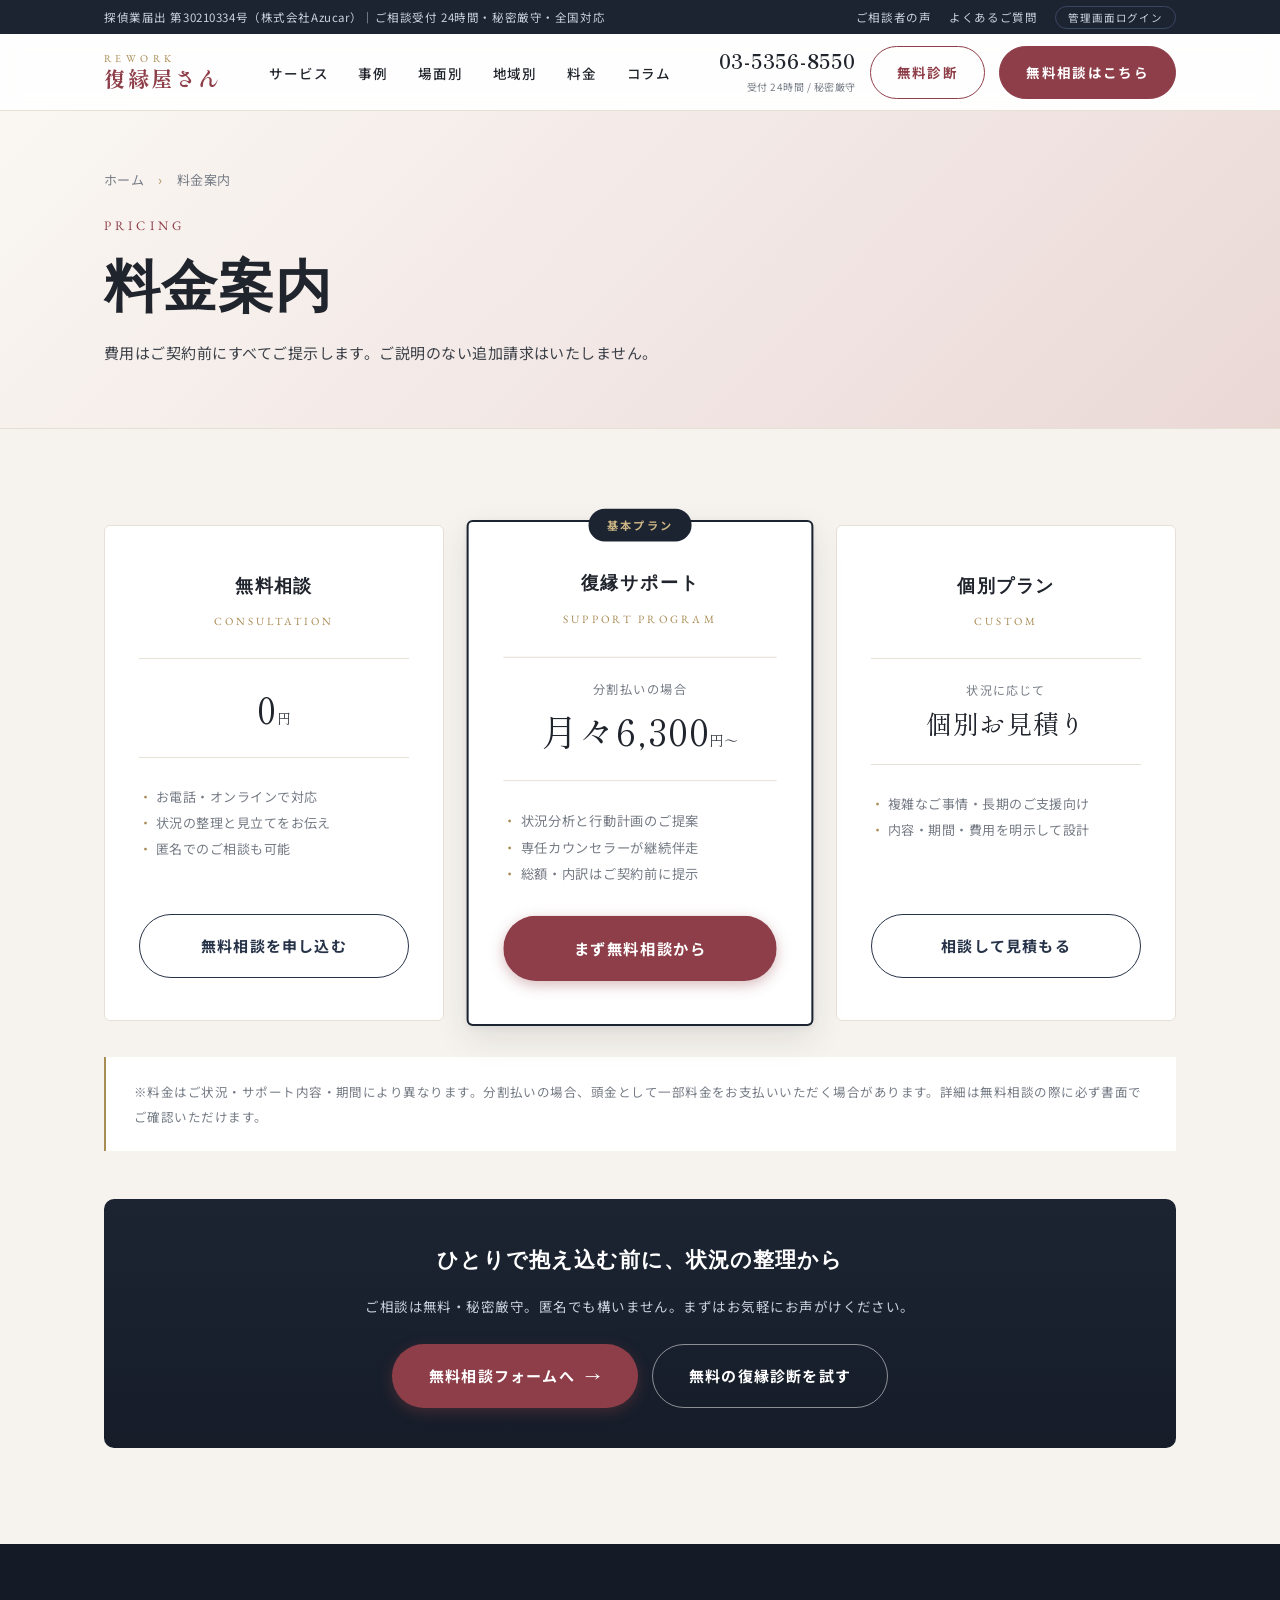
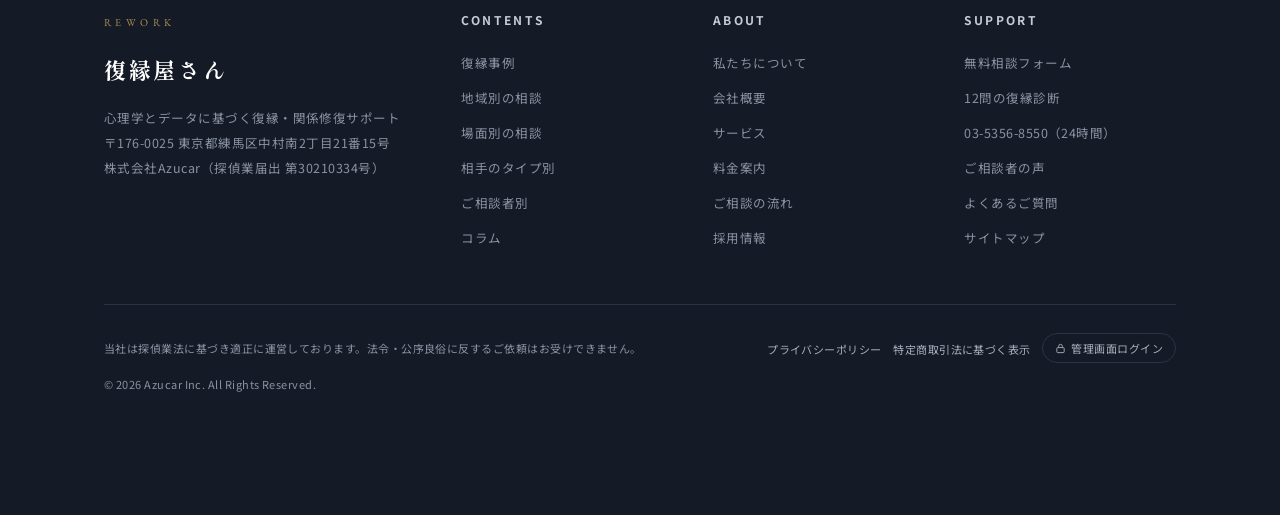
<file: fukuenyasan-hp-v2/price/index.html>
<!DOCTYPE html>
<html lang="ja">
<head>
<meta charset="UTF-8">
<meta name="viewport" content="width=device-width, initial-scale=1.0">
<title>料金案内｜復縁屋さん</title>
<meta name="description" content="復縁屋さんの料金体系。無料相談・月々6,300円〜の分割対応・個別お見積り。費用はご契約前にすべて提示します。">
<meta property="og:title" content="料金案内｜復縁屋さん">
<meta property="og:description" content="復縁屋さんの料金体系。無料相談・月々6,300円〜の分割対応・個別お見積り。費用はご契約前にすべて提示します。">
<meta property="og:type" content="website">
<link rel="preconnect" href="https://fonts.googleapis.com">
<link rel="preconnect" href="https://fonts.gstatic.com" crossorigin>
<link href="https://fonts.googleapis.com/css2?family=Noto+Sans+JP:wght@400;500;700&family=Shippori+Mincho:wght@500;600;700&family=EB+Garamond:wght@500&display=swap" rel="stylesheet">
<link rel="stylesheet" href="../assets/css/site.css">
</head>
<body>

<div class="pre-header" role="complementary" aria-label="運営情報">
  <div class="container pre-header-inner">
    <p class="pre-header-note">探偵業届出 第30210334号（株式会社Azucar）｜ご相談受付 24時間・秘密厳守・全国対応</p>
    <ul class="pre-header-links">
      <li><a href="../voice/index.html">ご相談者の声</a></li>
      <li><a href="../faq/index.html">よくあるご質問</a></li>
      <li><a href="../admin/index.html" class="pre-header-admin" rel="nofollow">管理画面ログイン</a></li>
    </ul>
  </div>
</div>
<header class="site-header" id="site-header">
  <div class="container header-inner">
    <a href="../index.html" class="brand" aria-label="復縁屋さん トップへ">
      <span class="brand-en">Rework</span>
      <span class="brand-ja">復縁屋さん</span>
    </a>
    <nav class="gnav" id="gnav" aria-label="グローバルナビゲーション">
      <ul>
<li><a href="../index.html#service">サービス</a></li><li><a href="../case/index.html">事例</a></li><li><a href="../situation/index.html">場面別</a></li><li><a href="../region/index.html">地域別</a></li><li><a href="../price/index.html">料金</a></li><li><a href="../column/index.html">コラム</a></li>        <li class="gnav-cta">
          <a href="../../fukuenyasan-lp/shared/diagnosis.html">12問の無料復縁診断を試す →</a>
          <a href="../../fukuenyasan-lp/shared/contact.html">無料相談フォームへ →</a>
        </li>
      </ul>
    </nav>
    <div class="header-cta">
      <div class="header-tel">
        <a href="tel:0353568550" class="header-tel-num">03-5356-8550</a>
        <span class="header-tel-note">受付 24時間 / 秘密厳守</span>
      </div>
      <a href="../../fukuenyasan-lp/shared/diagnosis.html" class="btn-header btn-header--ghost">無料診断</a>
      <a href="../../fukuenyasan-lp/shared/contact.html" class="btn-header">無料相談はこちら</a>
      <button class="menu-toggle" id="menu-toggle" aria-label="メニューを開く" aria-expanded="false" aria-controls="gnav">
        <span></span><span></span><span></span>
      </button>
    </div>
  </div>
</header>

<main>
  <section class="page-hero">
    <div class="container">
<nav class="breadcrumb" aria-label="パンくずリスト"><a href="../index.html">ホーム</a><span aria-hidden="true">›</span><span>料金案内</span></nav>
      <p class="kicker">Pricing</p>
      <h1 class="page-title">料金案内</h1>
      <p class="page-hero-lead">費用はご契約前にすべてご提示します。ご説明のない追加請求はいたしません。</p>
    </div>
  </section>
  <section>
    <div class="container">
<div class="price-grid"><div class="price-card"><h3 class="price-name">無料相談</h3><p class="price-en">Consultation</p><div class="price-value"><span class="num">0<span class="unit">円</span></span></div><ul class="price-desc"><li>お電話・オンラインで対応</li><li>状況の整理と見立てをお伝え</li><li>匿名でのご相談も可能</li></ul><a href="../../fukuenyasan-lp/shared/contact.html" class="btn btn-outline">無料相談を申し込む</a></div><div class="price-card price-card--feature"><span class="price-tag">基本プラン</span><h3 class="price-name">復縁サポート</h3><p class="price-en">Support Program</p><div class="price-value"><span class="prefix">分割払いの場合</span><span class="num">月々6,300<span class="unit">円〜</span></span></div><ul class="price-desc"><li>状況分析と行動計画のご提案</li><li>専任カウンセラーが継続伴走</li><li>総額・内訳はご契約前に提示</li></ul><a href="../../fukuenyasan-lp/shared/contact.html" class="btn btn-primary">まず無料相談から</a></div><div class="price-card"><h3 class="price-name">個別プラン</h3><p class="price-en">Custom</p><div class="price-value"><span class="prefix">状況に応じて</span><span class="num" style="font-size:26px;">個別お見積り</span></div><ul class="price-desc"><li>複雑なご事情・長期のご支援向け</li><li>内容・期間・費用を明示して設計</li></ul><a href="../../fukuenyasan-lp/shared/contact.html" class="btn btn-outline">相談して見積もる</a></div></div><p class="price-note">※料金はご状況・サポート内容・期間により異なります。分割払いの場合、頭金として一部料金をお支払いいただく場合があります。詳細は無料相談の際に必ず書面でご確認いただけます。</p>
<div class="cta-inline">
  <h3>ひとりで抱え込む前に、状況の整理から</h3>
  <p>ご相談は無料・秘密厳守。匿名でも構いません。まずはお気軽にお声がけください。</p>
  <div class="cta-inline-actions">
    <a href="../../fukuenyasan-lp/shared/contact.html" class="btn btn-primary">無料相談フォームへ <span class="arrow">→</span></a>
    <a href="../../fukuenyasan-lp/shared/diagnosis.html" class="btn btn-outline--light">無料の復縁診断を試す</a>
  </div>
</div>
    </div>
  </section>

</main>

<footer class="site-footer">
  <div class="container">
    <div class="footer-grid">
      <div class="footer-brand">
        <span class="brand-en">Rework</span>
        <p class="brand-ja" style="font-size:22px;">復縁屋さん</p>
        <p>心理学とデータに基づく復縁・関係修復サポート<br>〒176-0025 東京都練馬区中村南2丁目21番15号<br>株式会社Azucar（探偵業届出 第30210334号）</p>
      </div>
      <div class="footer-col">
        <h3>CONTENTS</h3>
        <ul>
          <li><a href="../case/index.html">復縁事例</a></li>
          <li><a href="../region/index.html">地域別の相談</a></li>
          <li><a href="../situation/index.html">場面別の相談</a></li>
          <li><a href="../partner/index.html">相手のタイプ別</a></li>
          <li><a href="../gender/index.html">ご相談者別</a></li>
          <li><a href="../column/index.html">コラム</a></li>
        </ul>
      </div>
      <div class="footer-col">
        <h3>ABOUT</h3>
        <ul>
          <li><a href="../about/index.html">私たちについて</a></li>
          <li><a href="../company/index.html">会社概要</a></li>
          <li><a href="../service/index.html">サービス</a></li>
          <li><a href="../price/index.html">料金案内</a></li>
          <li><a href="../flow/index.html">ご相談の流れ</a></li>
          <li><a href="../recruit/index.html">採用情報</a></li>
        </ul>
      </div>
      <div class="footer-col">
        <h3>SUPPORT</h3>
        <ul>
          <li><a href="../../fukuenyasan-lp/shared/contact.html">無料相談フォーム</a></li>
          <li><a href="../../fukuenyasan-lp/shared/diagnosis.html">12問の復縁診断</a></li>
          <li><a href="tel:0353568550">03-5356-8550（24時間）</a></li>
          <li><a href="../voice/index.html">ご相談者の声</a></li>
          <li><a href="../faq/index.html">よくあるご質問</a></li>
          <li><a href="../sitemap/index.html">サイトマップ</a></li>
        </ul>
      </div>
    </div>
    <div class="footer-bottom">
      <p>当社は探偵業法に基づき適正に運営しております。法令・公序良俗に反するご依頼はお受けできません。</p>
      <p><a href="../privacy/index.html">プライバシーポリシー</a>　<a href="../tokushoho/index.html">特定商取引法に基づく表示</a>　<a href="../admin/index.html" class="footer-admin" rel="nofollow"><svg viewBox="0 0 24 24" width="11" height="11" fill="none" stroke="currentColor" stroke-width="2" aria-hidden="true"><rect x="4" y="10" width="16" height="11" rx="2"/><path d="M8 10V7a4 4 0 0 1 8 0v3"/></svg> 管理画面ログイン</a></p>
      <p>© 2026 Azucar Inc. All Rights Reserved.</p>
    </div>
  </div>
</footer>

<div class="cta-fixed" role="navigation" aria-label="お問い合わせ">
  <a href="../../fukuenyasan-lp/shared/contact.html" class="cta-fixed-form">
    <span class="cta-fixed-main">無料相談フォーム</span>
    <span class="cta-fixed-sub">24時間受付・秘密厳守</span>
  </a>
  <a href="tel:0353568550" class="cta-fixed-tel">
    <span class="cta-fixed-main">03-5356-8550</span>
    <span class="cta-fixed-sub">タップで発信</span>
  </a>
</div>

<script src="../assets/js/site.js"></script>
</body>
</html>
</file>
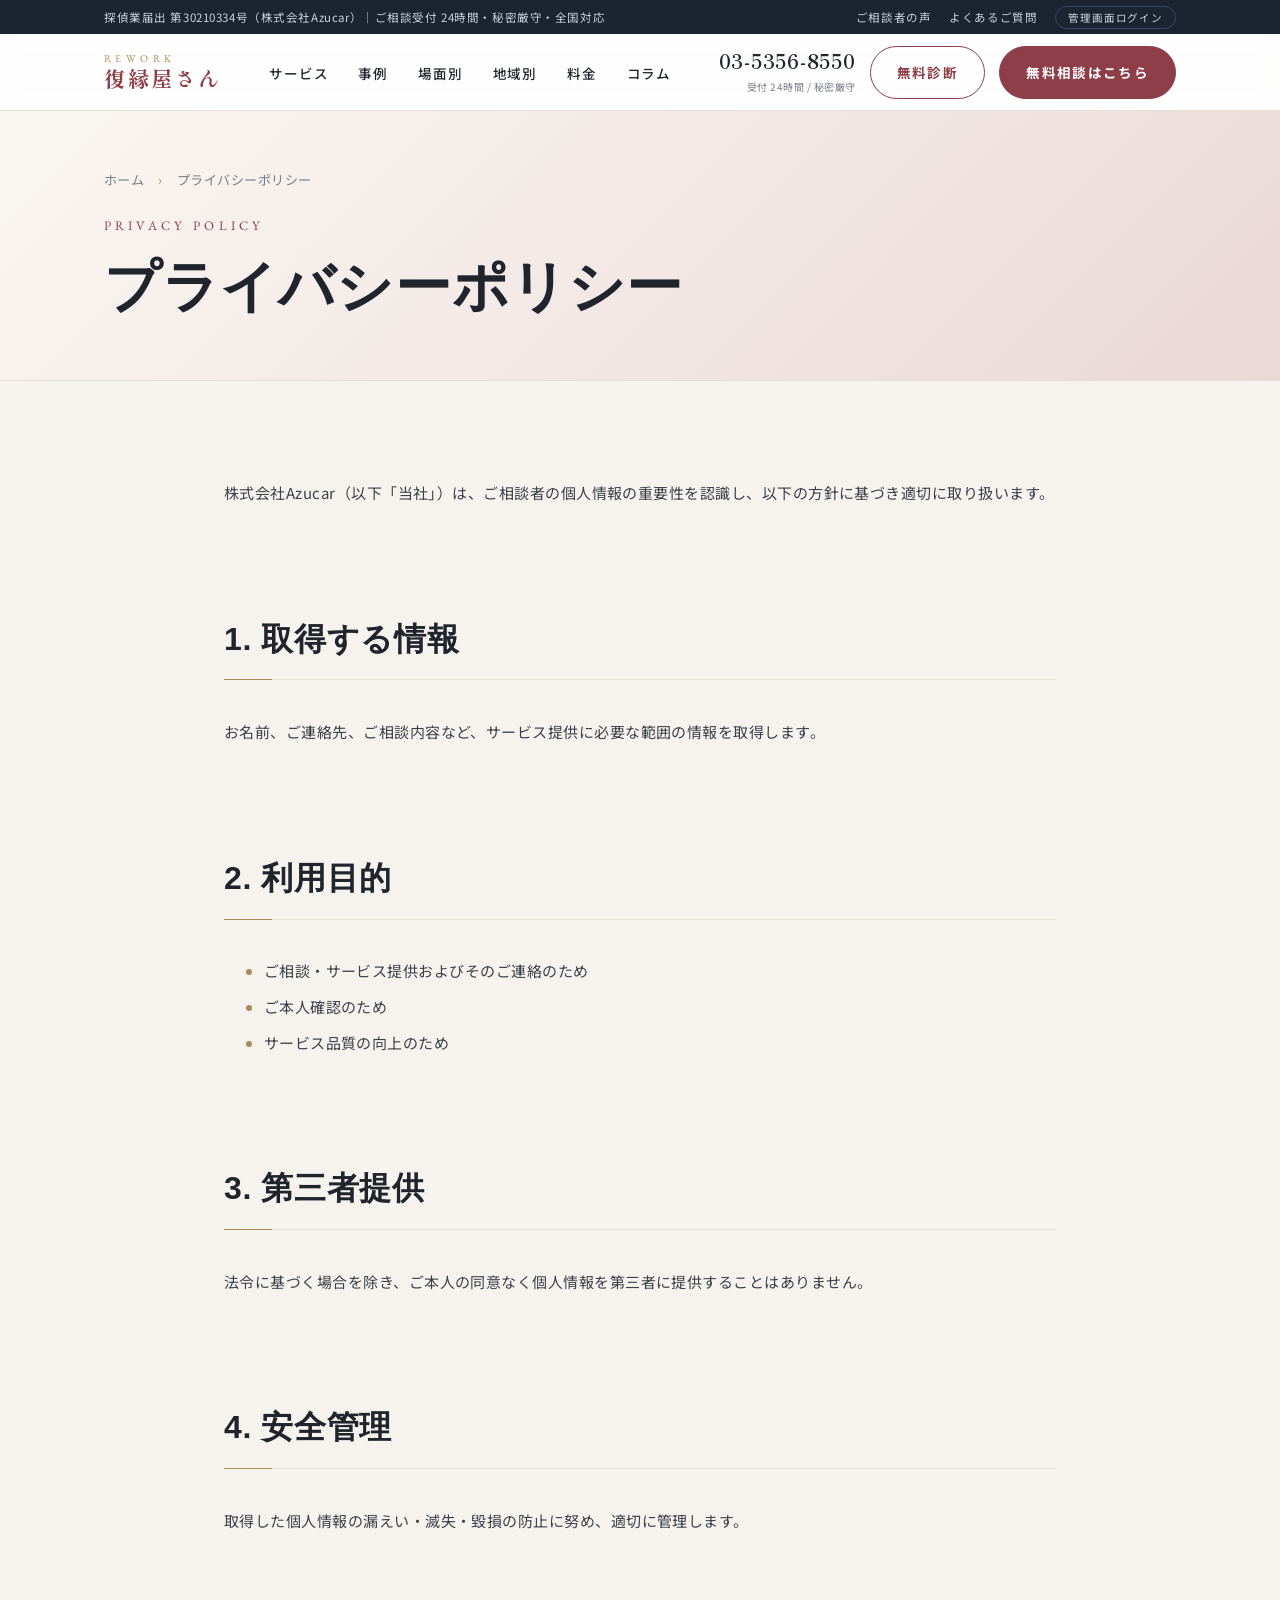
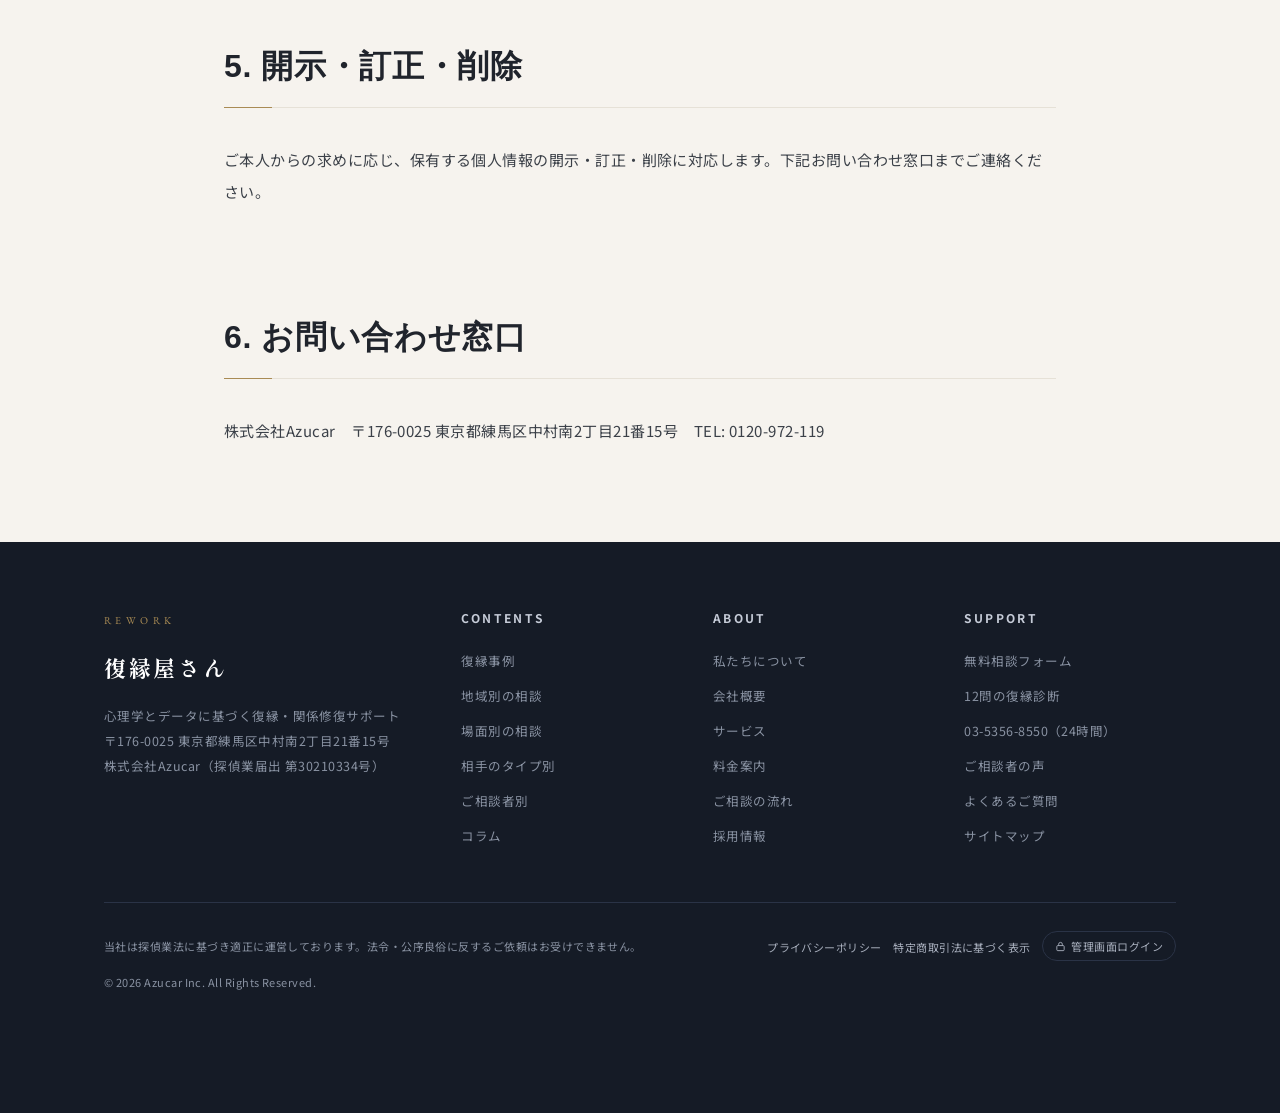
<file: fukuenyasan-hp-v2/privacy/index.html>
<!DOCTYPE html>
<html lang="ja">
<head>
<meta charset="UTF-8">
<meta name="viewport" content="width=device-width, initial-scale=1.0">
<title>プライバシーポリシー｜復縁屋さん</title>
<meta name="description" content="復縁屋さん（株式会社Azucar）のプライバシーポリシー。個人情報の取り扱いについてご説明します。">
<meta property="og:title" content="プライバシーポリシー｜復縁屋さん">
<meta property="og:description" content="復縁屋さん（株式会社Azucar）のプライバシーポリシー。個人情報の取り扱いについてご説明します。">
<meta property="og:type" content="website">
<link rel="preconnect" href="https://fonts.googleapis.com">
<link rel="preconnect" href="https://fonts.gstatic.com" crossorigin>
<link href="https://fonts.googleapis.com/css2?family=Noto+Sans+JP:wght@400;500;700&family=Shippori+Mincho:wght@500;600;700&family=EB+Garamond:wght@500&display=swap" rel="stylesheet">
<link rel="stylesheet" href="../assets/css/site.css">
</head>
<body>

<div class="pre-header" role="complementary" aria-label="運営情報">
  <div class="container pre-header-inner">
    <p class="pre-header-note">探偵業届出 第30210334号（株式会社Azucar）｜ご相談受付 24時間・秘密厳守・全国対応</p>
    <ul class="pre-header-links">
      <li><a href="../voice/index.html">ご相談者の声</a></li>
      <li><a href="../faq/index.html">よくあるご質問</a></li>
      <li><a href="../admin/index.html" class="pre-header-admin" rel="nofollow">管理画面ログイン</a></li>
    </ul>
  </div>
</div>
<header class="site-header" id="site-header">
  <div class="container header-inner">
    <a href="../index.html" class="brand" aria-label="復縁屋さん トップへ">
      <span class="brand-en">Rework</span>
      <span class="brand-ja">復縁屋さん</span>
    </a>
    <nav class="gnav" id="gnav" aria-label="グローバルナビゲーション">
      <ul>
<li><a href="../index.html#service">サービス</a></li><li><a href="../case/index.html">事例</a></li><li><a href="../situation/index.html">場面別</a></li><li><a href="../region/index.html">地域別</a></li><li><a href="../price/index.html">料金</a></li><li><a href="../column/index.html">コラム</a></li>        <li class="gnav-cta">
          <a href="../../fukuenyasan-lp/shared/diagnosis.html">12問の無料復縁診断を試す →</a>
          <a href="../../fukuenyasan-lp/shared/contact.html">無料相談フォームへ →</a>
        </li>
      </ul>
    </nav>
    <div class="header-cta">
      <div class="header-tel">
        <a href="tel:0353568550" class="header-tel-num">03-5356-8550</a>
        <span class="header-tel-note">受付 24時間 / 秘密厳守</span>
      </div>
      <a href="../../fukuenyasan-lp/shared/diagnosis.html" class="btn-header btn-header--ghost">無料診断</a>
      <a href="../../fukuenyasan-lp/shared/contact.html" class="btn-header">無料相談はこちら</a>
      <button class="menu-toggle" id="menu-toggle" aria-label="メニューを開く" aria-expanded="false" aria-controls="gnav">
        <span></span><span></span><span></span>
      </button>
    </div>
  </div>
</header>

<main>
  <section class="page-hero">
    <div class="container">
<nav class="breadcrumb" aria-label="パンくずリスト"><a href="../index.html">ホーム</a><span aria-hidden="true">›</span><span>プライバシーポリシー</span></nav>
      <p class="kicker">Privacy Policy</p>
      <h1 class="page-title">プライバシーポリシー</h1>
    </div>
  </section>
  <section>
    <div class="container" style="max-width:880px;">
<div class="article"><p>株式会社Azucar（以下「当社」）は、ご相談者の個人情報の重要性を認識し、以下の方針に基づき適切に取り扱います。</p><h2>1. 取得する情報</h2><p>お名前、ご連絡先、ご相談内容など、サービス提供に必要な範囲の情報を取得します。</p><h2>2. 利用目的</h2><ul><li>ご相談・サービス提供およびそのご連絡のため</li><li>ご本人確認のため</li><li>サービス品質の向上のため</li></ul><h2>3. 第三者提供</h2><p>法令に基づく場合を除き、ご本人の同意なく個人情報を第三者に提供することはありません。</p><h2>4. 安全管理</h2><p>取得した個人情報の漏えい・滅失・毀損の防止に努め、適切に管理します。</p><h2>5. 開示・訂正・削除</h2><p>ご本人からの求めに応じ、保有する個人情報の開示・訂正・削除に対応します。下記お問い合わせ窓口までご連絡ください。</p><h2>6. お問い合わせ窓口</h2><p>株式会社Azucar　〒176-0025 東京都練馬区中村南2丁目21番15号　TEL: 0120-972-119</p></div>
    </div>
  </section>

</main>

<footer class="site-footer">
  <div class="container">
    <div class="footer-grid">
      <div class="footer-brand">
        <span class="brand-en">Rework</span>
        <p class="brand-ja" style="font-size:22px;">復縁屋さん</p>
        <p>心理学とデータに基づく復縁・関係修復サポート<br>〒176-0025 東京都練馬区中村南2丁目21番15号<br>株式会社Azucar（探偵業届出 第30210334号）</p>
      </div>
      <div class="footer-col">
        <h3>CONTENTS</h3>
        <ul>
          <li><a href="../case/index.html">復縁事例</a></li>
          <li><a href="../region/index.html">地域別の相談</a></li>
          <li><a href="../situation/index.html">場面別の相談</a></li>
          <li><a href="../partner/index.html">相手のタイプ別</a></li>
          <li><a href="../gender/index.html">ご相談者別</a></li>
          <li><a href="../column/index.html">コラム</a></li>
        </ul>
      </div>
      <div class="footer-col">
        <h3>ABOUT</h3>
        <ul>
          <li><a href="../about/index.html">私たちについて</a></li>
          <li><a href="../company/index.html">会社概要</a></li>
          <li><a href="../service/index.html">サービス</a></li>
          <li><a href="../price/index.html">料金案内</a></li>
          <li><a href="../flow/index.html">ご相談の流れ</a></li>
          <li><a href="../recruit/index.html">採用情報</a></li>
        </ul>
      </div>
      <div class="footer-col">
        <h3>SUPPORT</h3>
        <ul>
          <li><a href="../../fukuenyasan-lp/shared/contact.html">無料相談フォーム</a></li>
          <li><a href="../../fukuenyasan-lp/shared/diagnosis.html">12問の復縁診断</a></li>
          <li><a href="tel:0353568550">03-5356-8550（24時間）</a></li>
          <li><a href="../voice/index.html">ご相談者の声</a></li>
          <li><a href="../faq/index.html">よくあるご質問</a></li>
          <li><a href="../sitemap/index.html">サイトマップ</a></li>
        </ul>
      </div>
    </div>
    <div class="footer-bottom">
      <p>当社は探偵業法に基づき適正に運営しております。法令・公序良俗に反するご依頼はお受けできません。</p>
      <p><a href="../privacy/index.html">プライバシーポリシー</a>　<a href="../tokushoho/index.html">特定商取引法に基づく表示</a>　<a href="../admin/index.html" class="footer-admin" rel="nofollow"><svg viewBox="0 0 24 24" width="11" height="11" fill="none" stroke="currentColor" stroke-width="2" aria-hidden="true"><rect x="4" y="10" width="16" height="11" rx="2"/><path d="M8 10V7a4 4 0 0 1 8 0v3"/></svg> 管理画面ログイン</a></p>
      <p>© 2026 Azucar Inc. All Rights Reserved.</p>
    </div>
  </div>
</footer>

<div class="cta-fixed" role="navigation" aria-label="お問い合わせ">
  <a href="../../fukuenyasan-lp/shared/contact.html" class="cta-fixed-form">
    <span class="cta-fixed-main">無料相談フォーム</span>
    <span class="cta-fixed-sub">24時間受付・秘密厳守</span>
  </a>
  <a href="tel:0353568550" class="cta-fixed-tel">
    <span class="cta-fixed-main">03-5356-8550</span>
    <span class="cta-fixed-sub">タップで発信</span>
  </a>
</div>

<script src="../assets/js/site.js"></script>
</body>
</html>
</file>
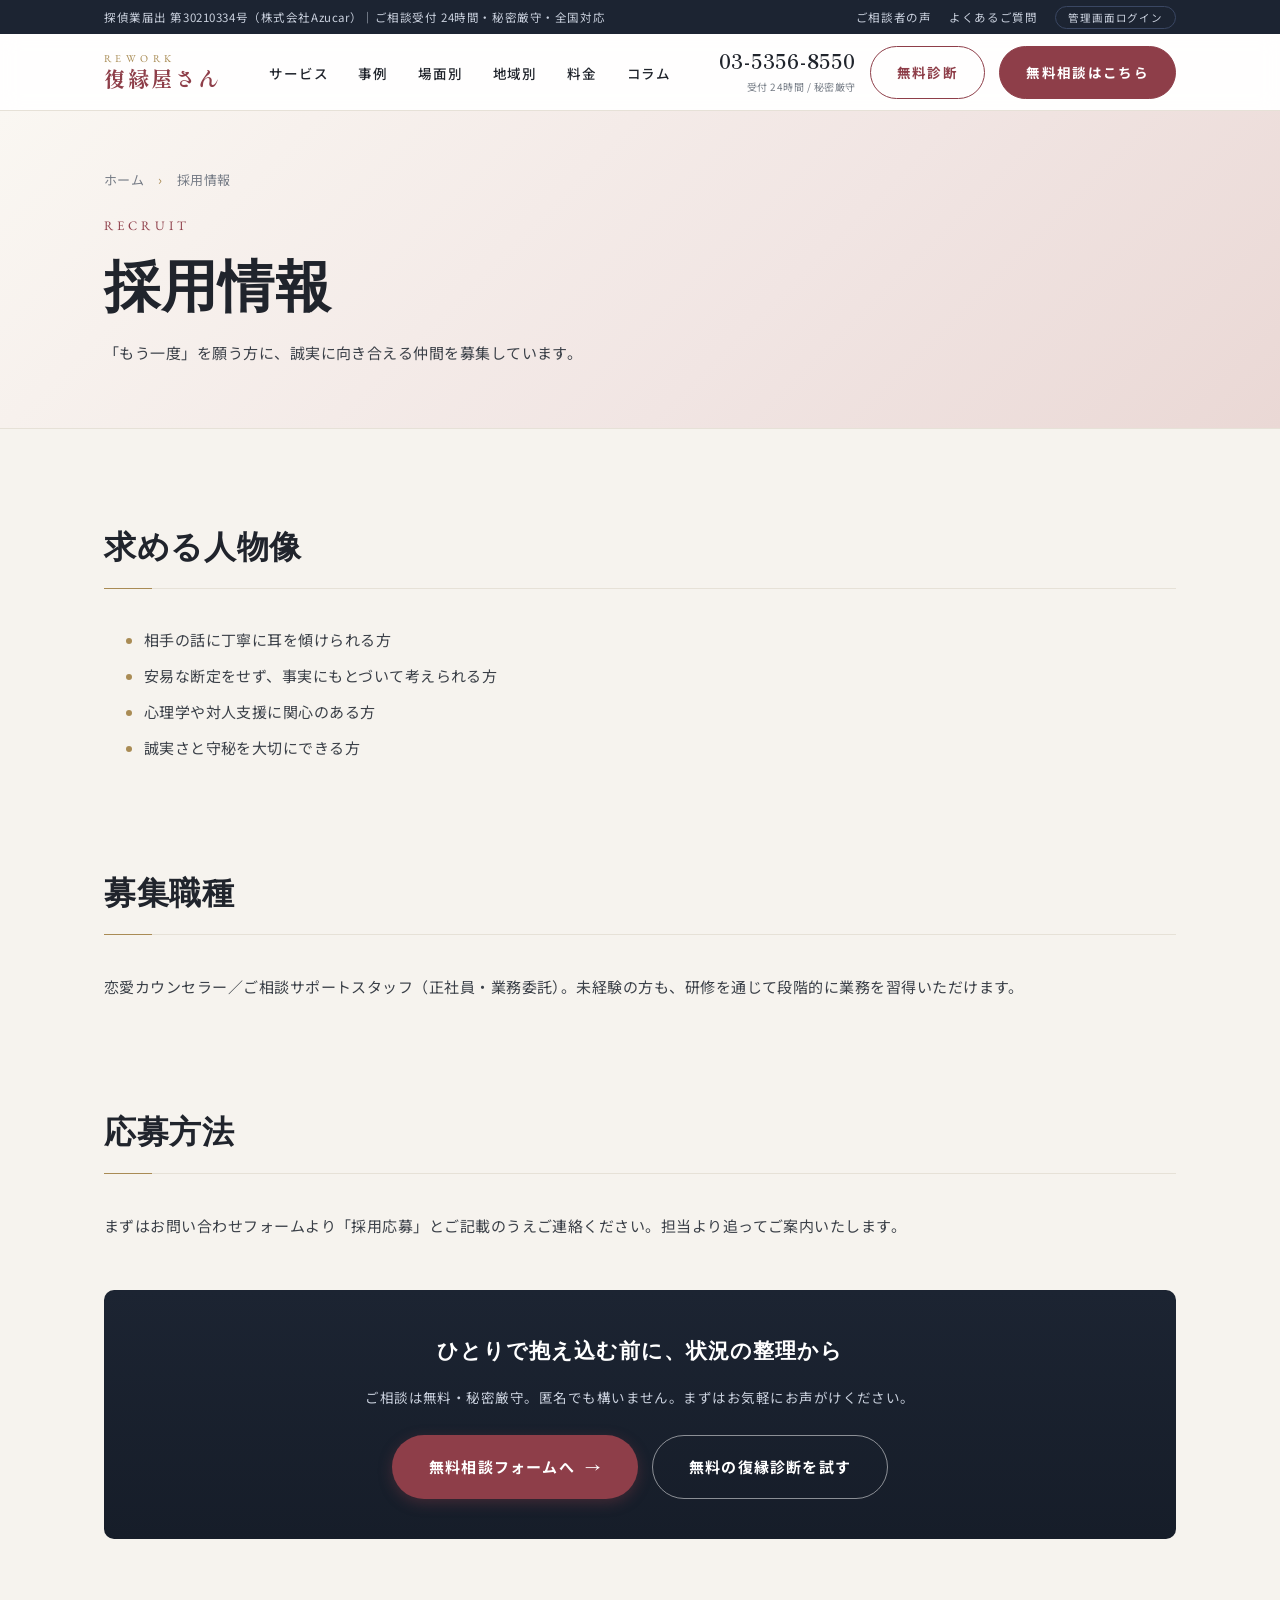
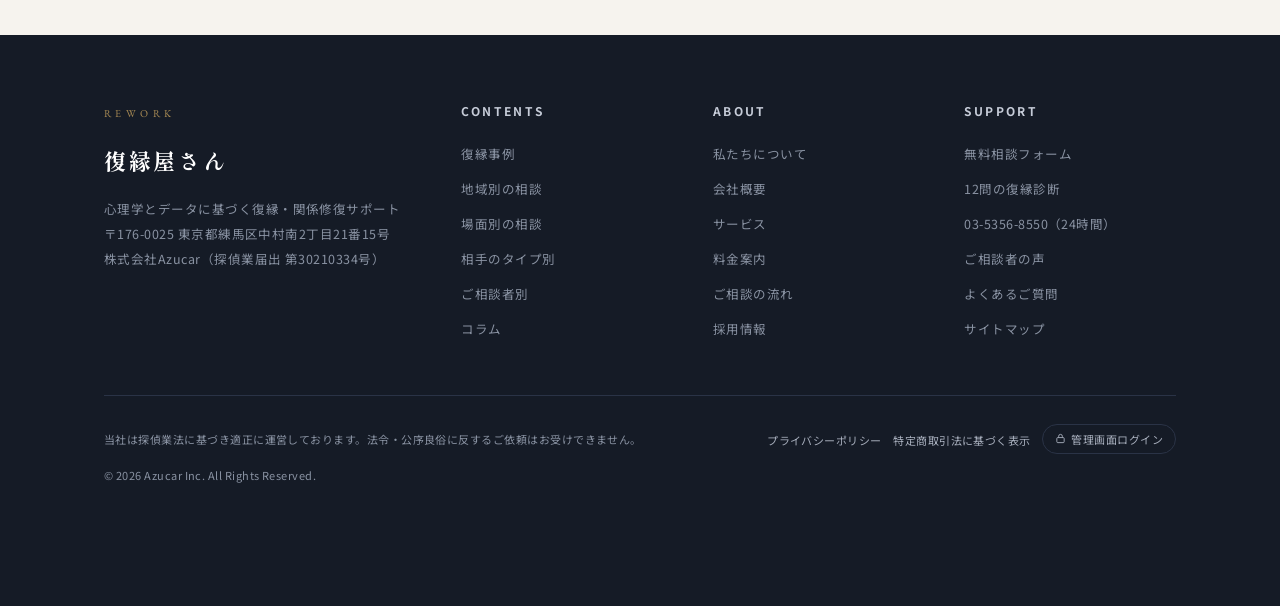
<file: fukuenyasan-hp-v2/recruit/index.html>
<!DOCTYPE html>
<html lang="ja">
<head>
<meta charset="UTF-8">
<meta name="viewport" content="width=device-width, initial-scale=1.0">
<title>採用情報｜復縁屋さん</title>
<meta name="description" content="復縁屋さんの採用情報。ご相談者に誠実に向き合えるカウンセラー・スタッフを募集しています。">
<meta property="og:title" content="採用情報｜復縁屋さん">
<meta property="og:description" content="復縁屋さんの採用情報。ご相談者に誠実に向き合えるカウンセラー・スタッフを募集しています。">
<meta property="og:type" content="website">
<link rel="preconnect" href="https://fonts.googleapis.com">
<link rel="preconnect" href="https://fonts.gstatic.com" crossorigin>
<link href="https://fonts.googleapis.com/css2?family=Noto+Sans+JP:wght@400;500;700&family=Shippori+Mincho:wght@500;600;700&family=EB+Garamond:wght@500&display=swap" rel="stylesheet">
<link rel="stylesheet" href="../assets/css/site.css">
</head>
<body>

<div class="pre-header" role="complementary" aria-label="運営情報">
  <div class="container pre-header-inner">
    <p class="pre-header-note">探偵業届出 第30210334号（株式会社Azucar）｜ご相談受付 24時間・秘密厳守・全国対応</p>
    <ul class="pre-header-links">
      <li><a href="../voice/index.html">ご相談者の声</a></li>
      <li><a href="../faq/index.html">よくあるご質問</a></li>
      <li><a href="../admin/index.html" class="pre-header-admin" rel="nofollow">管理画面ログイン</a></li>
    </ul>
  </div>
</div>
<header class="site-header" id="site-header">
  <div class="container header-inner">
    <a href="../index.html" class="brand" aria-label="復縁屋さん トップへ">
      <span class="brand-en">Rework</span>
      <span class="brand-ja">復縁屋さん</span>
    </a>
    <nav class="gnav" id="gnav" aria-label="グローバルナビゲーション">
      <ul>
<li><a href="../index.html#service">サービス</a></li><li><a href="../case/index.html">事例</a></li><li><a href="../situation/index.html">場面別</a></li><li><a href="../region/index.html">地域別</a></li><li><a href="../price/index.html">料金</a></li><li><a href="../column/index.html">コラム</a></li>        <li class="gnav-cta">
          <a href="../../fukuenyasan-lp/shared/diagnosis.html">12問の無料復縁診断を試す →</a>
          <a href="../../fukuenyasan-lp/shared/contact.html">無料相談フォームへ →</a>
        </li>
      </ul>
    </nav>
    <div class="header-cta">
      <div class="header-tel">
        <a href="tel:0353568550" class="header-tel-num">03-5356-8550</a>
        <span class="header-tel-note">受付 24時間 / 秘密厳守</span>
      </div>
      <a href="../../fukuenyasan-lp/shared/diagnosis.html" class="btn-header btn-header--ghost">無料診断</a>
      <a href="../../fukuenyasan-lp/shared/contact.html" class="btn-header">無料相談はこちら</a>
      <button class="menu-toggle" id="menu-toggle" aria-label="メニューを開く" aria-expanded="false" aria-controls="gnav">
        <span></span><span></span><span></span>
      </button>
    </div>
  </div>
</header>

<main>
  <section class="page-hero">
    <div class="container">
<nav class="breadcrumb" aria-label="パンくずリスト"><a href="../index.html">ホーム</a><span aria-hidden="true">›</span><span>採用情報</span></nav>
      <p class="kicker">Recruit</p>
      <h1 class="page-title">採用情報</h1>
      <p class="page-hero-lead">「もう一度」を願う方に、誠実に向き合える仲間を募集しています。</p>
    </div>
  </section>
  <section>
    <div class="container">
<div class="article"><h2>求める人物像</h2><ul><li>相手の話に丁寧に耳を傾けられる方</li><li>安易な断定をせず、事実にもとづいて考えられる方</li><li>心理学や対人支援に関心のある方</li><li>誠実さと守秘を大切にできる方</li></ul><h2>募集職種</h2><p>恋愛カウンセラー／ご相談サポートスタッフ（正社員・業務委託）。未経験の方も、研修を通じて段階的に業務を習得いただけます。</p><h2>応募方法</h2><p>まずはお問い合わせフォームより「採用応募」とご記載のうえご連絡ください。担当より追ってご案内いたします。</p></div>
<div class="cta-inline">
  <h3>ひとりで抱え込む前に、状況の整理から</h3>
  <p>ご相談は無料・秘密厳守。匿名でも構いません。まずはお気軽にお声がけください。</p>
  <div class="cta-inline-actions">
    <a href="../../fukuenyasan-lp/shared/contact.html" class="btn btn-primary">無料相談フォームへ <span class="arrow">→</span></a>
    <a href="../../fukuenyasan-lp/shared/diagnosis.html" class="btn btn-outline--light">無料の復縁診断を試す</a>
  </div>
</div>
    </div>
  </section>

</main>

<footer class="site-footer">
  <div class="container">
    <div class="footer-grid">
      <div class="footer-brand">
        <span class="brand-en">Rework</span>
        <p class="brand-ja" style="font-size:22px;">復縁屋さん</p>
        <p>心理学とデータに基づく復縁・関係修復サポート<br>〒176-0025 東京都練馬区中村南2丁目21番15号<br>株式会社Azucar（探偵業届出 第30210334号）</p>
      </div>
      <div class="footer-col">
        <h3>CONTENTS</h3>
        <ul>
          <li><a href="../case/index.html">復縁事例</a></li>
          <li><a href="../region/index.html">地域別の相談</a></li>
          <li><a href="../situation/index.html">場面別の相談</a></li>
          <li><a href="../partner/index.html">相手のタイプ別</a></li>
          <li><a href="../gender/index.html">ご相談者別</a></li>
          <li><a href="../column/index.html">コラム</a></li>
        </ul>
      </div>
      <div class="footer-col">
        <h3>ABOUT</h3>
        <ul>
          <li><a href="../about/index.html">私たちについて</a></li>
          <li><a href="../company/index.html">会社概要</a></li>
          <li><a href="../service/index.html">サービス</a></li>
          <li><a href="../price/index.html">料金案内</a></li>
          <li><a href="../flow/index.html">ご相談の流れ</a></li>
          <li><a href="../recruit/index.html">採用情報</a></li>
        </ul>
      </div>
      <div class="footer-col">
        <h3>SUPPORT</h3>
        <ul>
          <li><a href="../../fukuenyasan-lp/shared/contact.html">無料相談フォーム</a></li>
          <li><a href="../../fukuenyasan-lp/shared/diagnosis.html">12問の復縁診断</a></li>
          <li><a href="tel:0353568550">03-5356-8550（24時間）</a></li>
          <li><a href="../voice/index.html">ご相談者の声</a></li>
          <li><a href="../faq/index.html">よくあるご質問</a></li>
          <li><a href="../sitemap/index.html">サイトマップ</a></li>
        </ul>
      </div>
    </div>
    <div class="footer-bottom">
      <p>当社は探偵業法に基づき適正に運営しております。法令・公序良俗に反するご依頼はお受けできません。</p>
      <p><a href="../privacy/index.html">プライバシーポリシー</a>　<a href="../tokushoho/index.html">特定商取引法に基づく表示</a>　<a href="../admin/index.html" class="footer-admin" rel="nofollow"><svg viewBox="0 0 24 24" width="11" height="11" fill="none" stroke="currentColor" stroke-width="2" aria-hidden="true"><rect x="4" y="10" width="16" height="11" rx="2"/><path d="M8 10V7a4 4 0 0 1 8 0v3"/></svg> 管理画面ログイン</a></p>
      <p>© 2026 Azucar Inc. All Rights Reserved.</p>
    </div>
  </div>
</footer>

<div class="cta-fixed" role="navigation" aria-label="お問い合わせ">
  <a href="../../fukuenyasan-lp/shared/contact.html" class="cta-fixed-form">
    <span class="cta-fixed-main">無料相談フォーム</span>
    <span class="cta-fixed-sub">24時間受付・秘密厳守</span>
  </a>
  <a href="tel:0353568550" class="cta-fixed-tel">
    <span class="cta-fixed-main">03-5356-8550</span>
    <span class="cta-fixed-sub">タップで発信</span>
  </a>
</div>

<script src="../assets/js/site.js"></script>
</body>
</html>
</file>
<file: fukuenyasan-hp-v2/assets/css/site.css>
/* =====================================================
   復縁屋さん コーポレートHP 共通デザインシステム
   トーン: 誠実・安心・科学的専門性。落ち着いたモダン。
   ベース: 温かみのあるアイボリー / 権威: 濃紺 / 締め: ボルドー / 罫線: アンティークゴールド
   派手な発光・パルス・ポップ装飾は使わない（信頼感を損なうため）
   ===================================================== */

:root {
  /* 基調色 */
  --base:       #F6F3EE;   /* 温かいアイボリー（ページ背景） */
  --paper:      #FFFFFF;
  --ink:        #20242C;   /* 見出しのほぼ黒 */
  --text:       #3B4048;
  --muted:      #767C86;

  /* 権威色（濃紺） */
  --navy:       #1C2432;
  --navy-2:     #273349;
  --navy-line:  #3A4763;
  --navy-text:  #C9D0DD;
  --deep-navy:  #0E1A33;
  --navy-deep:  #00144D;

  /* ブランドアクセント（ボルドー・ローズ） */
  --rose:          #8E3E49;
  --rose-deep:     #6F2E39;
  --rose-soft:     #F3E9E7;
  --primary-rose:  #8E3E49;
  --dark-rose:     #632B32;
  --accent-rose:   #C04851;
  --light-rose:    #E8D5D2;
  --highlight-red: #D94A5A;
  --cta-bg:        #FDF1F2;

  /* ゴールド */
  --gold:         #A98B54;
  --gold-light:   #CBB484;
  --gold-main:    #D4AF37;
  --gold-bg:      #FFF8DC;
  --shining-gold: linear-gradient(45deg, #D4AF37 0%, #FFF3B0 50%, #B38808 100%);
  --gold-cta:     linear-gradient(to bottom, #EAC161 0%, #BA933A 100%);
  --pink-cta:     linear-gradient(to bottom, #FF4384 0%, #C90B51 100%);

  /* パープル（知性・心理学） */
  --royal-purple: #6B3FA0;
  --purple-light: #9C6BD6;
  --purple-deep:  #3D2766;
  --purple-bg:    #F5F0FB;

  --line:       #E6E1D7;
  --shadow-sm:  0 1px 2px rgba(32,36,44,.05), 0 4px 16px rgba(32,36,44,.06);
  --shadow-md:  0 2px 6px rgba(32,36,44,.06), 0 12px 32px rgba(32,36,44,.10);
  --shadow-lg:  0 12px 36px rgba(0,0,0,.12);

  --font-sans:  'Noto Sans JP', 'Hiragino Sans', 'Yu Gothic', sans-serif;
  --font-serif: 'Shippori Mincho', 'Noto Serif JP', serif;
  --font-en:    'EB Garamond', 'Shippori Mincho', serif;
}

* { margin: 0; padding: 0; box-sizing: border-box; }

html { scroll-behavior: smooth; scroll-padding-top: 84px; }

body {
  font-family: var(--font-sans);
  font-size: 15.5px;
  line-height: 2;
  letter-spacing: .03em;
  color: var(--text);
  background: var(--base);
  -webkit-font-smoothing: antialiased;
}

img { max-width: 100%; display: block; }
a { color: inherit; text-decoration: none; }
ul, ol { list-style: none; }

.container { max-width: 1120px; margin: 0 auto; padding: 0 24px; }

/* ---------- 見出しの型 ---------- */
.kicker {
  font-family: var(--font-en);
  font-size: 13px;
  letter-spacing: .32em;
  text-transform: uppercase;
  color: var(--gold);
  display: flex;
  align-items: center;
  gap: 14px;
  margin-bottom: 14px;
}
.kicker::before { display: none; }
.kicker--center { justify-content: center; }
.kicker--center::after { content: ""; width: 32px; height: 1px; background: var(--gold-light); }

.h-section {
  font-family: var(--font-serif);
  font-weight: 600;
  font-size: clamp(24px, 3.2vw, 34px);
  line-height: 1.6;
  letter-spacing: .06em;
  color: var(--ink);
}
.section-lead { margin-top: 18px; max-width: 640px; color: var(--muted); font-size: 14.5px; }
.section-head { margin-bottom: 48px; }
.section-head--center { text-align: center; }
.section-head--center .section-lead { margin-left: auto; margin-right: auto; }

section { padding: 96px 0; }

/* ---------- ボタン ---------- */
.btn {
  display: inline-flex;
  align-items: center;
  justify-content: center;
  gap: 10px;
  font-weight: 700;
  font-size: 15px;
  letter-spacing: .08em;
  padding: 16px 36px;
  border-radius: 999px;
  border: 1px solid transparent;
  transition: transform .25s ease, box-shadow .25s ease, background .25s ease, color .25s ease;
  cursor: pointer;
  text-decoration: none;
}
.btn-primary { background: var(--rose); color: #fff; box-shadow: 0 4px 14px rgba(142,62,73,.35); }
.btn-primary:hover { background: var(--rose-deep); transform: translateY(-2px); box-shadow: 0 8px 22px rgba(111,46,57,.4); }
.btn-outline { border-color: var(--navy-2); color: var(--navy-2); background: transparent; }
.btn-outline:hover { background: var(--navy-2); color: #fff; border-color: var(--navy-2); }
/* 主要CTA用の大きめサイズ */
.btn-lg { padding: 19px 46px; font-size: 16.5px; }
.btn-outline--light { border-color: rgba(255,255,255,.5); color: #fff; }
.btn-outline--light:hover { border-color: #fff; background: rgba(255,255,255,.08); }
.btn .arrow { font-family: var(--font-en); transition: transform .25s ease; }
.btn:hover .arrow { transform: translateX(4px); }

/* LP用リッチCTAボタン */
.btn-gold-cta {
  background: var(--gold-cta);
  color: #3D2900 !important;
  font-weight: 900;
  border-radius: 999px;
  padding: 18px 40px;
  box-shadow: 0 10px 25px rgba(186, 147, 58, 0.4);
  display: inline-flex;
  flex-direction: column;
  align-items: center;
  justify-content: center;
  line-height: 1.25;
  transition: transform .2s ease, box-shadow .2s ease;
}
.btn-gold-cta:hover {
  transform: translateY(-3px) scale(1.01);
  box-shadow: 0 14px 30px rgba(186, 147, 58, 0.55);
}
.btn-gold-cta .btn-sub {
  font-size: 11px;
  font-weight: 700;
  letter-spacing: .1em;
  color: #5C4512;
  margin-bottom: 2px;
}
.btn-gold-cta .btn-main {
  font-size: 18px;
  font-weight: 900;
  letter-spacing: .06em;
  display: flex;
  align-items: center;
  gap: 8px;
}

.btn-pink-cta {
  background: var(--pink-cta);
  color: #fff !important;
  font-weight: 900;
  border-radius: 999px;
  padding: 18px 40px;
  box-shadow: 0 10px 25px rgba(201, 11, 81, 0.35);
  display: inline-flex;
  flex-direction: column;
  align-items: center;
  justify-content: center;
  line-height: 1.25;
  transition: transform .2s ease, box-shadow .2s ease;
}
.btn-pink-cta:hover {
  transform: translateY(-3px) scale(1.01);
  box-shadow: 0 14px 30px rgba(201, 11, 81, 0.5);
}
.btn-pink-cta .btn-sub {
  font-size: 11px;
  font-weight: 700;
  letter-spacing: .1em;
  color: rgba(255,255,255,0.9);
  margin-bottom: 2px;
}
.btn-pink-cta .btn-main {
  font-size: 18px;
  font-weight: 900;
  letter-spacing: .06em;
  display: flex;
  align-items: center;
  gap: 8px;
}

.btn-rose-cta {
  background: linear-gradient(to bottom, #C04851 0%, #802229 100%);
  color: #fff !important;
  font-weight: 900;
  border-radius: 999px;
  padding: 18px 36px;
  box-shadow: 0 10px 25px rgba(192, 72, 81, 0.35);
  display: inline-flex;
  flex-direction: column;
  align-items: center;
  justify-content: center;
  line-height: 1.25;
  transition: transform .2s ease, box-shadow .2s ease;
}
.btn-rose-cta:hover {
  transform: translateY(-3px) scale(1.01);
  box-shadow: 0 14px 30px rgba(192, 72, 81, 0.5);
}
.btn-rose-cta .btn-sub {
  font-size: 11px;
  font-weight: 700;
  letter-spacing: .1em;
  color: rgba(255,255,255,0.9);
  margin-bottom: 2px;
}
.btn-rose-cta .btn-main {
  font-size: 17px;
  font-weight: 900;
  letter-spacing: .06em;
  display: flex;
  align-items: center;
  gap: 8px;
}

/* ---------- ヘッダー ---------- */
.site-header {
  position: sticky;
  top: 0;
  z-index: 100;
  background: rgba(255,255,255,.92);
  backdrop-filter: blur(10px);
  border-bottom: 1px solid var(--line);
  transition: box-shadow .3s ease;
}
.site-header.is-scrolled { box-shadow: var(--shadow-sm); }
.header-inner {
  display: flex;
  align-items: center;
  justify-content: space-between;
  height: 76px;
}
.brand { display: flex; flex-direction: column; line-height: 1.3; }
.brand-en {
  font-family: var(--font-en);
  font-size: 10.5px;
  letter-spacing: .42em;
  color: var(--gold);
  text-transform: uppercase;
}
.brand-ja {
  font-family: var(--font-serif);
  font-weight: 700;
  font-size: 21px;
  letter-spacing: .12em;
  color: var(--rose);
}
.gnav ul { display: flex; gap: 30px; }
.gnav a {
  font-size: 13.5px;
  font-weight: 500;
  letter-spacing: .06em;
  color: var(--ink);
  padding: 6px 0;
  position: relative;
}
.gnav a::after {
  content: "";
  position: absolute;
  left: 0; right: 100%; bottom: 0;
  height: 1px;
  background: var(--rose);
  transition: right .3s ease;
}
.gnav a:hover::after { right: 0; }
.header-cta { display: flex; align-items: center; gap: 14px; }
.header-tel { text-align: right; line-height: 1.4; }
.header-tel-num {
  font-family: var(--font-serif);
  font-size: 19px;
  font-weight: 700;
  letter-spacing: .04em;
  color: var(--ink);
  display: block;
}
.header-tel-note { font-size: 10px; color: var(--muted); letter-spacing: .05em; }
.btn-header {
  background: var(--rose);
  color: #fff;
  font-size: 13.5px;
  font-weight: 700;
  letter-spacing: .1em;
  padding: 12px 26px;
  border-radius: 999px;
  border: 1px solid var(--rose);
  transition: background .25s ease, color .25s ease;
  white-space: nowrap;
}
.btn-header:hover { background: var(--rose-deep); border-color: var(--rose-deep); }
/* 無料診断（アウトライン版） */
.btn-header--ghost {
  background: transparent;
  color: var(--rose);
}
.btn-header--ghost:hover { background: var(--rose-soft); color: var(--rose-deep); }

/* ---------- プレヘッダー（信頼情報バー） ---------- */
.pre-header {
  background: var(--navy);
  color: var(--navy-text);
  font-size: 11.5px;
  letter-spacing: .05em;
}
.pre-header-inner {
  display: flex;
  align-items: center;
  justify-content: space-between;
  gap: 20px;
  height: 34px;
}
.pre-header-note {
  white-space: nowrap;
  overflow: hidden;
  text-overflow: ellipsis;
  min-width: 0;
}
.pre-header-links { display: flex; align-items: center; gap: 18px; flex-shrink: 0; }
.pre-header-links a { color: var(--navy-text); transition: color .2s ease; white-space: nowrap; }
.pre-header-links a:hover { color: #fff; }
.pre-header-admin {
  border: 1px solid var(--navy-line);
  border-radius: 999px;
  padding: 3px 12px;
  font-size: 10.5px;
  letter-spacing: .08em;
}
.pre-header-admin:hover { border-color: var(--gold-light); color: var(--gold-light) !important; }

/* モバイルメニュー内のCTA行（デスクトップでは非表示） */
.gnav-cta { display: none; }

/* キーボード操作時のフォーカス可視化（アクセシビリティ） */
a:focus-visible, button:focus-visible, summary:focus-visible {
  outline: 2px solid var(--rose);
  outline-offset: 3px;
  border-radius: 2px;
}

/* ハンバーガー */
.menu-toggle {
  display: none;
  width: 44px; height: 44px;
  background: none; border: none; cursor: pointer;
  position: relative;
}
.menu-toggle span {
  position: absolute; left: 10px; right: 10px; height: 1.5px;
  background: var(--ink);
  transition: transform .3s ease, opacity .3s ease, top .3s ease;
}
.menu-toggle span:nth-child(1) { top: 15px; }
.menu-toggle span:nth-child(2) { top: 22px; }
.menu-toggle span:nth-child(3) { top: 29px; }
.menu-toggle.is-open span:nth-child(1) { top: 22px; transform: rotate(45deg); }
.menu-toggle.is-open span:nth-child(2) { opacity: 0; }
.menu-toggle.is-open span:nth-child(3) { top: 22px; transform: rotate(-45deg); }

/* ---------- ヒーロー（全画面・背景画像オーバーレイ型） ---------- */
.hero {
  position: relative;
  min-height: 85vh;
  padding: 110px 0 100px;
  overflow: hidden;
  display: flex;
  align-items: center;
  color: #fff;
  background-color: var(--deep-navy);
}
.hero-bg-wrapper {
  position: absolute;
  inset: 0;
  z-index: 0;
}
.hero-bg-img {
  width: 100%;
  height: 100%;
  object-fit: cover;
  object-position: center;
}
.hero-bg-overlay {
  position: absolute;
  inset: 0;
  background: linear-gradient(135deg, rgba(14, 26, 51, 0.85) 0%, rgba(24, 37, 71, 0.72) 45%, rgba(14, 26, 51, 0.9) 100%);
}
.hero-container {
  position: relative;
  z-index: 10;
  width: 100%;
}
.hero-content {
  max-width: 820px;
  text-align: left;
}
.hero-tag-row {
  display: flex;
  flex-wrap: wrap;
  align-items: center;
  gap: 10px;
  margin-bottom: 24px;
}
.hero-tag {
  background: #fff;
  color: #C04851;
  font-weight: 800;
  font-size: 12.5px;
  padding: 6px 16px;
  border-radius: 999px;
  box-shadow: 0 4px 14px rgba(0, 0, 0, 0.25);
  border: 1px solid rgba(255, 255, 255, 0.9);
  letter-spacing: .04em;
}
.hero-sub-kicker {
  font-size: 15px;
  font-weight: 800;
  letter-spacing: .12em;
  color: #fff;
  margin-bottom: 16px;
  display: inline-block;
  text-shadow: 0 2px 4px rgba(0, 0, 0, 0.6);
}
.hero-sub-kicker .kicker-hl {
  color: var(--highlight-red);
  font-weight: 900;
  text-shadow: 1px 1px 0 #fff, -1px -1px 0 #fff, 1px -1px 0 #fff, -1px 1px 0 #fff;
}
.hero-title {
  font-family: var(--font-serif);
  font-weight: 900;
  font-size: clamp(32px, 4.5vw, 56px);
  line-height: 1.35;
  letter-spacing: .04em;
  color: #fff;
  text-shadow: 0 4px 18px rgba(0, 0, 0, 0.6);
}
.hero-title .sub-line {
  font-size: clamp(17px, 2.2vw, 24px);
  font-weight: 700;
  display: block;
  margin-bottom: 8px;
  color: rgba(255, 255, 255, 0.95);
  letter-spacing: .08em;
  text-shadow: 0 2px 8px rgba(0, 0, 0, 0.5);
}
.hero-title em, .hero-title .highlight {
  font-style: normal;
  color: var(--highlight-red);
  text-shadow: 0 0 25px rgba(217, 74, 90, 0.8);
  font-weight: 900;
}
.custom-underline {
  background: linear-gradient(transparent 70%, rgba(217, 74, 90, 0.55) 70%);
  display: inline;
  padding-bottom: 2px;
}
.hero-lead {
  margin-top: 24px;
  font-size: clamp(15px, 1.8vw, 17.5px);
  line-height: 1.95;
  color: rgba(255, 255, 255, 0.95);
  max-width: 680px;
  text-shadow: 0 2px 6px rgba(0, 0, 0, 0.6);
}
.hero-actions { margin-top: 36px; display: flex; flex-wrap: wrap; gap: 18px; align-items: center; }
.hero-trust {
  margin-top: 38px;
  display: flex;
  flex-wrap: wrap;
  gap: 12px 24px;
  padding-top: 24px;
  border-top: 1px solid rgba(255, 255, 255, 0.2);
}
.hero-trust li {
  font-size: 13.5px;
  font-weight: 700;
  color: rgba(255, 255, 255, 0.9);
  display: flex;
  align-items: center;
  gap: 8px;
  letter-spacing: .04em;
  text-shadow: 0 1px 4px rgba(0, 0, 0, 0.4);
}
.hero-trust li::before {
  content: "✓";
  width: 18px; height: 18px;
  border-radius: 50%;
  background: var(--gold-main);
  color: #2D1A00;
  font-size: 11px;
  display: flex;
  align-items: center;
  justify-content: center;
  font-weight: 900;
}
.hero-visual { position: relative; }
.hero-photo {
  border-radius: 12px;
  overflow: hidden;
  box-shadow: 0 20px 50px rgba(0, 0, 0, 0.15);
  aspect-ratio: 4 / 3.4;
  position: relative;
}
.hero-photo img { width: 100%; height: 100%; object-fit: cover; }
.hero-badge {
  position: absolute;
  left: -20px; bottom: 20px;
  background: var(--navy);
  color: #fff;
  border-radius: 8px;
  padding: 16px 24px;
  box-shadow: 0 12px 32px rgba(0,0,0,.25);
  line-height: 1.4;
  border: 1px solid var(--gold);
}
.hero-badge-num {
  font-family: var(--font-serif);
  font-size: 28px;
  font-weight: 700;
  letter-spacing: .04em;
  color: var(--gold-light);
}
.hero-badge-num small { font-size: 14px; color: #fff; margin-left: 2px; }
.hero-badge-label { font-size: 11.5px; letter-spacing: .1em; color: var(--navy-text); display: block; margin-top: 2px; }

/* ---------- 探偵業届出・秘密厳守バナー ---------- */
.auth-section { padding: 40px 0; background: #fff; }
.auth-box {
  background: #fff;
  border: 1.5px solid #1E2B58;
  border-radius: 20px;
  padding: 28px 36px;
  box-shadow: 0 10px 30px rgba(30, 43, 88, 0.06);
}
.auth-box-inner {
  display: flex;
  align-items: center;
  gap: 32px;
}
.auth-badge-area {
  display: flex;
  align-items: center;
  gap: 16px;
  flex-shrink: 0;
}
.auth-shield-img {
  width: 52px;
  height: 52px;
  object-fit: contain;
  flex-shrink: 0;
}
.auth-badge-label {
  background: #00144D;
  color: #fff;
  font-size: 18px;
  font-weight: 900;
  letter-spacing: .08em;
  padding: 8px 16px;
  border-radius: 4px;
  white-space: nowrap;
}
.auth-num {
  font-size: 15px;
  font-weight: 700;
  color: #00144D;
  margin-top: 6px;
  letter-spacing: .05em;
}
.auth-desc {
  font-size: 14.5px;
  line-height: 1.8;
  color: #444;
  border-left: 1px solid #E2E6EE;
  padding-left: 32px;
}
.auth-desc .secure-highlight {
  color: #27AE60;
  font-weight: 700;
}

/* ---------- お悩みへの共感セクション ---------- */
.pain-section {
  position: relative;
  padding: 100px 0 90px;
  background-color: #FAF8F5;
  overflow: hidden;
}
.pain-bg-wrapper {
  position: absolute;
  top: 0; left: 0; width: 100%; height: 100%;
  z-index: 0;
  overflow: hidden;
}
.pain-bg-img {
  width: 100%; height: 100%;
  object-fit: cover;
  object-position: center;
  filter: grayscale(100%) opacity(0.28);
}
.pain-overlay {
  position: absolute; inset: 0;
  background: radial-gradient(circle at center, rgba(250, 248, 245, 0.75) 0%, rgba(250, 248, 245, 0.95) 70%, rgba(250, 248, 245, 1) 100%);
}
.pain-inner {
  position: relative;
  z-index: 10;
}
.pain-center-wrap {
  max-width: 860px;
  margin: 0 auto;
  text-align: center;
}
.pain-title {
  font-family: var(--font-serif);
  font-size: clamp(28px, 3.6vw, 38px);
  font-weight: 900;
  line-height: 1.45;
  color: var(--ink);
  margin-bottom: 16px;
  letter-spacing: .04em;
  text-align: center;
}
.pain-kicker {
  font-size: 13px;
  font-weight: 800;
  letter-spacing: .18em;
  color: var(--rose);
  text-transform: uppercase;
  margin-bottom: 12px;
  display: block;
  text-align: center;
}
.pain-card-wrap {
  background: rgba(255, 255, 255, 0.96);
  backdrop-filter: blur(10px);
  border-radius: 20px;
  border: 1px solid rgba(220, 205, 195, 0.6);
  box-shadow: 0 16px 40px rgba(0, 0, 0, 0.06);
  padding: 36px 40px;
  margin: 0 auto;
  text-align: left;
}
.pain-items-grid {
  display: grid;
  grid-template-columns: 1fr 1fr;
  gap: 24px;
}
.pain-item {
  display: flex;
  align-items: flex-start;
  gap: 14px;
  padding-bottom: 18px;
  border-bottom: 1px solid rgba(0, 0, 0, 0.06);
}
.pain-item:nth-last-child(-n+2) {
  border-bottom: none;
  padding-bottom: 0;
}
.pain-icon {
  width: 26px; height: 26px;
  border-radius: 50%;
  background: var(--rose-soft);
  color: var(--rose);
  display: flex;
  align-items: center;
  justify-content: center;
  flex-shrink: 0;
  margin-top: 2px;
}
.pain-icon svg { width: 15px; height: 15px; stroke: var(--rose); stroke-width: 3; fill: none; }
.pain-item p {
  font-size: 15px;
  font-weight: 700;
  color: #2D3748;
  line-height: 1.65;
}
.marker-pink {
  background: linear-gradient(transparent 65%, rgba(217, 74, 90, 0.28) 65%);
  font-weight: 900;
  color: var(--rose-deep);
}
.warning-box {
  margin: 32px auto 0;
  max-width: 640px;
  background: #FFF0F2;
  border: 1.5px solid #FFCDD5;
  border-radius: 12px;
  padding: 18px 24px;
  text-align: center;
  font-weight: 800;
  font-size: 15.5px;
  color: var(--rose-deep);
  line-height: 1.6;
  box-shadow: 0 4px 16px rgba(217, 74, 90, 0.08);
}

/* セクション間逆三角形トランジション */
.triangle-transition {
  position: relative;
  width: 100%;
  height: 50px;
  background-color: var(--primary-rose);
  z-index: 20;
  margin-top: -1px;
}
.triangle-transition::before {
  content: '';
  position: absolute;
  top: 0; left: 0; width: 100%; height: 100%;
  background-color: #FAF8F5;
  clip-path: polygon(0 0, 100% 0, 50% 100%);
}

/* ---------- 解決の根拠・プロの技術 ---------- */
.logic-section {
  padding: 80px 0 96px;
  background-color: var(--primary-rose);
  color: #fff;
}
.logic-title-wrap {
  text-align: center;
  margin-bottom: 48px;
}
.logic-kicker {
  font-family: var(--font-en);
  font-size: 12px;
  letter-spacing: .3em;
  color: #FFD4DC;
  text-transform: uppercase;
  margin-bottom: 8px;
}
.logic-title {
  font-family: var(--font-serif);
  font-size: clamp(26px, 3vw, 36px);
  font-weight: 700;
  color: #fff;
  letter-spacing: .06em;
}
.team-message-grid {
  display: grid;
  grid-template-columns: 1fr 1.2fr;
  gap: 40px;
  align-items: center;
}
.team-photo-card {
  border-radius: 14px;
  overflow: hidden;
  box-shadow: 0 16px 40px rgba(0, 0, 0, 0.25);
  aspect-ratio: 4 / 3;
}
.team-photo-card img { width: 100%; height: 100%; object-fit: cover; }
.notebook-card {
  background: #fff;
  border-radius: 16px;
  padding: 40px 42px;
  color: var(--text);
  box-shadow: 0 16px 40px rgba(0, 0, 0, 0.2);
  position: relative;
}
.quote-mark {
  position: absolute;
  top: 20px; left: 24px;
  font-size: 60px;
  font-family: var(--font-serif);
  color: rgba(142, 62, 73, 0.15);
  line-height: 1;
  user-select: none;
}
.notebook-message {
  font-size: 15.5px;
  line-height: 2;
  color: #333;
  font-weight: 500;
  position: relative;
  z-index: 2;
  padding-top: 10px;
}
.notebook-message strong, .notebook-message .hl {
  background: linear-gradient(transparent 60%, #FCE2E6 60%);
  color: var(--rose-deep);
  font-weight: 800;
}

/* ---------- 選ばれる3つのポイント ---------- */
.points-section {
  padding: 96px 0;
  background: #FFFDFB;
}
.points-head {
  text-align: center;
  margin-bottom: 56px;
}
.points-head .en {
  font-family: var(--font-en);
  font-size: 13px;
  letter-spacing: .25em;
  color: var(--gold);
  text-transform: uppercase;
  display: block;
  margin-bottom: 8px;
}
.points-head .ja {
  font-family: var(--font-serif);
  font-size: clamp(26px, 3.2vw, 36px);
  font-weight: 700;
  color: var(--ink);
  letter-spacing: .06em;
}
.points-head .desc {
  margin-top: 16px;
  font-size: 14.5px;
  color: var(--muted);
  font-weight: 600;
}
.points-grid {
  display: grid;
  grid-template-columns: repeat(3, 1fr);
  gap: 32px;
}
.bold-card {
  background: #fff;
  border-radius: 16px;
  border: 1px solid #E8E2D8;
  box-shadow: 0 8px 24px rgba(0, 0, 0, 0.05);
  overflow: hidden;
  position: relative;
  display: flex;
  flex-direction: column;
  transition: transform .3s ease, box-shadow .3s ease;
}
.bold-card:hover {
  transform: translateY(-4px);
  box-shadow: 0 16px 36px rgba(0, 0, 0, 0.08);
}
.point-badge {
  position: absolute;
  top: 14px; left: 14px;
  z-index: 10;
  background: #C04851;
  color: #fff;
  padding: 4px 12px;
  border-radius: 999px;
  display: flex;
  align-items: center;
  gap: 4px;
  font-weight: 900;
  box-shadow: 0 4px 12px rgba(192, 72, 81, 0.35);
}
.point-badge.gold {
  background: #D4AF37;
  color: #2D1A00;
  box-shadow: 0 4px 12px rgba(212, 175, 55, 0.35);
}
.point-badge.purple {
  background: #6B3FA0;
  color: #fff;
  box-shadow: 0 4px 12px rgba(107, 63, 160, 0.35);
}
.point-badge .p-lbl { font-size: 10px; letter-spacing: .05em; }
.point-badge .p-num { font-size: 14px; font-weight: 900; }
.bold-card-img {
  width: 100%;
  aspect-ratio: 16 / 10;
  overflow: hidden;
}
.bold-card-img img {
  width: 100%; height: 100%;
  object-fit: cover;
  transition: transform .5s ease;
}
.bold-card:hover .bold-card-img img {
  transform: scale(1.05);
}
.bold-card-body {
  padding: 28px 26px 32px;
  flex-grow: 1;
  display: flex;
  flex-direction: column;
  position: relative;
}
.bold-card-title {
  font-family: var(--font-serif);
  font-size: 18px;
  font-weight: 700;
  line-height: 1.5;
  color: var(--ink);
  margin-bottom: 14px;
}
.bold-card-title.gold-title { color: #8A6D29; }
.bold-card-title.purple-title { color: #4E2A7E; }
.bold-card-desc {
  font-size: 14px;
  line-height: 1.8;
  color: #555;
  margin-bottom: 20px;
}
.price-ribbon-box {
  margin-top: auto;
  background: #FFF5F6;
  border: 1px solid #FED7DC;
  border-radius: 8px;
  padding: 12px 14px;
  display: flex;
  align-items: center;
  gap: 10px;
}
.price-ribbon-box svg { width: 22px; height: 22px; color: var(--highlight-red); flex-shrink: 0; fill: currentColor; }
.price-ribbon-box p { font-size: 13px; font-weight: 700; color: #333; line-height: 1.4; }
.price-ribbon-box .diff-hl { color: var(--highlight-red); font-size: 14px; font-weight: 900; }
.expert-stamp {
  position: absolute;
  bottom: 14px; right: 14px;
  width: 78px; height: 78px;
  border-radius: 50%;
  background: linear-gradient(135deg, #6B3FA0 0%, #3D2766 100%);
  border: 2px solid #FFEDB3;
  color: #fff;
  display: flex;
  flex-direction: column;
  align-items: center;
  justify-content: center;
  text-align: center;
  box-shadow: 0 4px 14px rgba(61, 39, 102, 0.35);
  line-height: 1.15;
}
.expert-stamp .st-sub { font-size: 8.5px; font-weight: 700; opacity: .9; }
.expert-stamp .st-main { font-size: 11px; font-weight: 900; }
.expert-stamp .st-tag { font-size: 9px; color: #FFEDB3; font-weight: 800; }

/* 波型ディバイダー */
.wave-divider {
  background: var(--deep-navy);
  line-height: 0;
}
.wave-divider svg {
  width: 100%;
  height: 48px;
  display: block;
}

/* ---------- 復縁成功までのステップ（添付画像準拠デザイン） ---------- */
.flow-section-v2 {
  padding: 100px 0;
  background: #F4F8FD;
}
.flow-head-v2 {
  text-align: center;
  margin-bottom: 48px;
}
.flow-kicker-v2 {
  font-family: var(--font-en);
  font-size: 15px;
  font-weight: 900;
  letter-spacing: .25em;
  color: #6B95C8;
  text-transform: uppercase;
  margin-bottom: 10px;
  display: block;
}
.flow-title-v2 {
  font-family: var(--font-serif);
  font-size: clamp(28px, 3.8vw, 36px);
  font-weight: 900;
  color: #1A3458;
  letter-spacing: .04em;
}
.flow-stack-wrap {
  max-width: 660px;
  margin: 0 auto;
  display: flex;
  flex-direction: column;
  align-items: center;
}
.flow-card-box {
  background: #ffffff;
  border: 1px solid rgba(0, 0, 0, 0.06);
  border-radius: 18px;
  padding: 34px 28px 30px;
  position: relative;
  box-shadow: 0 10px 30px rgba(20, 50, 90, 0.06);
  width: 100%;
  overflow: hidden;
  text-align: center;
  display: flex;
  flex-direction: column;
  align-items: center;
  transition: transform .2s ease, box-shadow .2s ease;
}
.flow-card-box:hover {
  transform: translateY(-2px);
  box-shadow: 0 14px 36px rgba(20, 50, 90, 0.09);
}
.flow-card-box::before {
  content: '';
  position: absolute;
  left: 0;
  top: 0;
  bottom: 0;
  width: 6px;
  background: linear-gradient(to bottom, #5B88C4, #3B69A5);
}
.flow-card-box.step-2::before {
  background: linear-gradient(to bottom, #B8A89A, #8B6F5E);
}
.flow-card-box.step-3::before {
  background: linear-gradient(to bottom, #D98858, #B5683A);
}
.flow-card-box.step-4::before {
  background: linear-gradient(to bottom, #F6D365, #D4AF37);
}
.flow-card-num-bg {
  font-family: 'Shippori Mincho', 'EB Garamond', serif;
  font-size: 5.5rem;
  font-weight: 900;
  color: rgba(20, 50, 90, 0.06);
  line-height: 1;
  position: absolute;
  bottom: -10px;
  right: 12px;
  z-index: 0;
  letter-spacing: -0.05em;
  pointer-events: none;
  user-select: none;
}
.flow-card-box.step-4 .flow-card-num-bg {
  color: rgba(212, 175, 55, 0.18);
}
.flow-header-row {
  display: flex;
  align-items: center;
  justify-content: center;
  gap: 12px;
  margin-bottom: 14px;
  position: relative;
  z-index: 2;
}
.flow-step-pill {
  background: #3B69A5;
  color: #ffffff;
  font-size: 12px;
  font-weight: 900;
  padding: 4px 14px;
  border-radius: 999px;
  letter-spacing: .06em;
}
.flow-card-box.step-2 .flow-step-pill {
  background: #8B6F5E;
}
.flow-card-box.step-3 .flow-step-pill {
  background: #B5683A;
}
.flow-card-box.step-4 .flow-step-pill {
  background: linear-gradient(135deg, #F6D365 0%, #D4AF37 100%);
  color: #4A3200;
}
.flow-step-h3 {
  font-size: 19px;
  font-weight: 900;
  color: #1A3458;
  letter-spacing: .03em;
  margin: 0;
}
.flow-card-box.step-2 .flow-step-h3 {
  color: #5C3F2D;
}
.flow-card-box.step-3 .flow-step-h3 {
  color: #7A3F1F;
}
.flow-card-box.step-4 .flow-step-h3 {
  color: #7A5A00;
}
.flow-step-text {
  font-size: 15px;
  color: #555555;
  line-height: 1.75;
  margin-bottom: 18px;
  position: relative;
  z-index: 2;
  max-width: 520px;
}
.flow-check-badge {
  display: inline-flex;
  align-items: center;
  gap: 6px;
  background: #EEF4FB;
  color: #3B69A5;
  font-size: 13.5px;
  font-weight: 800;
  padding: 8px 20px;
  border-radius: 8px;
  position: relative;
  z-index: 2;
  letter-spacing: .02em;
}
.flow-card-box.step-2 .flow-check-badge {
  background: #F6F1EC;
  color: #8B6F5E;
}
.flow-card-box.step-3 .flow-check-badge {
  background: #FDF1EA;
  color: #B5683A;
}
.flow-card-box.step-4 .flow-check-badge {
  background: #FFF9E6;
  color: #8A6D29;
}
.flow-arrow-divider {
  display: flex;
  justify-content: center;
  align-items: center;
  padding: 16px 0;
  color: #6B95C8;
}
.flow-arrow-divider svg {
  width: 32px;
  height: 32px;
  stroke: currentColor;
  stroke-width: 3;
}
.flow-card-box.step-4 {
  border: 1.5px solid rgba(212, 175, 55, 0.45);
  box-shadow: 0 12px 36px rgba(212, 175, 55, 0.15);
  background: linear-gradient(135deg, #FFFFFF 0%, #FFFAEE 100%);
}

/* ---------- 費用について・価格保証・フルオーダー ---------- */
.lp-price-section {
  padding: 96px 0;
  background: #fff;
}
.price-container-v2 {
  max-width: 960px;
  margin: 0 auto;
}
.price-num-hero {
  background: linear-gradient(135deg, #FFF9F9 0%, #FFF2F4 100%);
  border: 2px solid #F5C6CB;
  border-radius: 18px;
  padding: 40px 36px;
  text-align: center;
  box-shadow: 0 12px 32px rgba(192, 72, 81, 0.08);
  margin-bottom: 40px;
}
.price-num-sub {
  font-size: 15px;
  font-weight: 700;
  color: var(--text);
}
.price-num-row-v2 {
  display: flex;
  align-items: baseline;
  justify-content: center;
  gap: 4px;
  margin: 12px 0;
}
.price-num-row-v2 .pre { font-size: 20px; font-weight: 700; color: var(--rose-deep); }
.price-num-row-v2 .main {
  font-family: var(--font-serif);
  font-size: clamp(48px, 6vw, 68px);
  font-weight: 900;
  color: var(--rose-deep);
  line-height: 1;
}
.price-num-row-v2 .post { font-size: 22px; font-weight: 700; color: var(--rose-deep); }
.price-guarantee-badge {
  display: inline-block;
  background: var(--accent-rose);
  color: #fff;
  font-size: 13px;
  font-weight: 800;
  padding: 5px 16px;
  border-radius: 4px;
  margin-bottom: 12px;
}
.price-hero-title {
  font-family: var(--font-serif);
  font-size: clamp(24px, 3vw, 32px);
  font-weight: 700;
  color: var(--ink);
  margin-bottom: 12px;
}
.price-hero-lead {
  font-size: 14.5px;
  line-height: 1.9;
  color: var(--muted);
  max-width: 600px;
  margin: 0 auto 32px;
}
.included-box {
  background: #fff;
  border: 1px solid #F5D5DA;
  border-radius: 14px;
  padding: 28px 32px;
  margin-bottom: 24px;
}
.included-head {
  display: flex;
  align-items: center;
  gap: 12px;
  margin-bottom: 20px;
}
.included-head .tag {
  background: #FCE2E6;
  color: var(--rose-deep);
  font-size: 12px;
  font-weight: 800;
  padding: 4px 10px;
  border-radius: 999px;
}
.included-head .title {
  font-size: 16px;
  font-weight: 800;
  color: var(--ink);
}
.included-grid-v2 {
  display: grid;
  grid-template-columns: repeat(4, 1fr);
  gap: 14px;
}
.included-item {
  background: #FDFBF7;
  border: 1px solid #F5EBD5;
  border-radius: 10px;
  padding: 16px 14px;
  display: flex;
  align-items: center;
  gap: 10px;
}
.included-item .ck {
  width: 22px; height: 22px;
  border-radius: 50%;
  background: #8A6D29;
  color: #fff;
  font-size: 12px;
  font-weight: 900;
  display: flex;
  align-items: center;
  justify-content: center;
  flex-shrink: 0;
}
.included-item .txt {
  font-size: 13.5px;
  font-weight: 700;
  color: #444;
  line-height: 1.35;
}

/* フルオーダー料金解説 */
.order-system-wrap {
  margin-top: 48px;
  background: #FAF6F6;
  border-radius: 18px;
  padding: 40px 36px;
}
.order-title-box {
  background: var(--accent-rose);
  color: #fff;
  border-radius: 10px;
  padding: 18px 24px;
  text-align: center;
  margin-bottom: 20px;
}
.order-title-box h3 {
  font-family: var(--font-serif);
  font-size: clamp(18px, 2.2vw, 22px);
  font-weight: 700;
  line-height: 1.5;
}
.order-sub {
  text-align: center;
  font-size: 15px;
  font-weight: 800;
  color: var(--accent-rose);
  margin-bottom: 28px;
}
.order-grid-v2 {
  display: grid;
  grid-template-columns: 1fr 1fr;
  gap: 24px;
}
.order-col-card {
  background: #fff;
  border-radius: 12px;
  overflow: hidden;
  border: 1px solid #E5E0D8;
  box-shadow: 0 4px 14px rgba(0, 0, 0, 0.04);
}
.order-col-head {
  background: #4A5568;
  color: #fff;
  font-weight: 800;
  font-size: 14px;
  padding: 10px 16px;
  text-align: center;
  letter-spacing: .06em;
}
.order-col-list {
  padding: 20px 24px;
  font-size: 13.5px;
  line-height: 2;
  color: #444;
}

/* ---------- 高品質＆低価格の理由 ---------- */
.why-cheap-section {
  padding: 96px 0;
  background: #FFFDF9;
  border-top: 1px solid var(--line);
}
.why-cheap-grid {
  display: grid;
  grid-template-columns: repeat(3, 1fr);
  gap: 28px;
  margin-top: 48px;
}
.why-cheap-card {
  background: #fff;
  border: 1px solid #EAE4D9;
  border-radius: 14px;
  padding: 36px 28px;
  position: relative;
  overflow: hidden;
  box-shadow: 0 6px 20px rgba(0, 0, 0, 0.03);
}
.why-cheap-num {
  position: absolute;
  top: 16px; left: 20px;
  font-family: var(--font-serif);
  font-size: 42px;
  font-weight: 900;
  color: rgba(192, 72, 81, 0.12);
  line-height: 1;
}
.why-cheap-body {
  position: relative;
  z-index: 2;
  padding-top: 16px;
}
.why-cheap-body h3 {
  font-family: var(--font-serif);
  font-size: 18px;
  font-weight: 700;
  color: #2C3E50;
  margin-bottom: 12px;
  line-height: 1.5;
}
.why-cheap-body p {
  font-size: 13.5px;
  line-height: 1.9;
  color: var(--muted);
}

/* ---------- 顧客満足度 ＆ ポラロイド風ご相談者の声 ---------- */
.satisfaction-section {
  padding: 96px 0 110px;
  background: linear-gradient(180deg, #0E1A33 0%, #182547 100%);
  color: #fff;
  overflow: hidden;
}
.satisfaction-banner-box {
  text-align: center;
  max-width: 680px;
  margin: 0 auto 56px;
  background: rgba(255, 255, 255, 0.05);
  border: 1px solid rgba(212, 175, 55, 0.4);
  border-radius: 18px;
  padding: 32px 36px;
}
.satisfaction-crown svg {
  width: 36px; height: 36px;
  color: var(--gold-main);
  margin-bottom: 8px;
}
.satisfaction-no1 {
  font-size: 13px;
  font-weight: 900;
  letter-spacing: .3em;
  color: var(--gold-light);
  text-transform: uppercase;
  margin-bottom: 8px;
}
.satisfaction-title {
  font-family: var(--font-serif);
  font-size: clamp(24px, 3vw, 32px);
  font-weight: 700;
  color: #fff;
  margin-bottom: 12px;
  line-height: 1.5;
}
.letters-grid {
  display: grid;
  grid-template-columns: repeat(2, 1fr);
  gap: 36px;
}
.letter-card-v2 {
  background: #fff;
  border-radius: 14px;
  padding: 32px 30px;
  color: var(--text);
  box-shadow: 0 16px 40px rgba(0, 0, 0, 0.25);
  position: relative;
  display: flex;
  flex-direction: column;
}
.red-clip-svg {
  position: absolute;
  top: -12px; right: 30px;
  width: 26px; height: 38px;
  z-index: 10;
}
.letter-head-row {
  display: flex;
  gap: 20px;
  align-items: center;
  margin-bottom: 18px;
}
.polaroid-frame-v2 {
  width: 88px;
  height: 88px;
  border-radius: 8px;
  overflow: hidden;
  flex-shrink: 0;
  box-shadow: 0 6px 16px rgba(0, 0, 0, 0.15);
  border: 3px solid #FAF7F2;
}
.polaroid-frame-v2 img { width: 100%; height: 100%; object-fit: cover; }
.letter-title-meta h3 {
  font-family: var(--font-serif);
  font-size: 17.5px;
  font-weight: 700;
  color: var(--accent-rose);
  line-height: 1.5;
  margin-bottom: 6px;
}
.letter-title-meta .meta {
  font-size: 12.5px;
  color: var(--muted);
  font-weight: 600;
}
.letter-body-v2 {
  font-size: 14px;
  line-height: 1.95;
  color: #444;
  flex: 1;
}
.letter-body-v2 .pink-marker {
  background: linear-gradient(transparent 60%, rgba(217, 74, 90, 0.22) 60%);
  font-weight: 800;
  color: var(--rose-deep);
}

/* ---------- 復縁アプローチ診断 プロモ ---------- */
.lp-diag-wrap {
  padding: 96px 0;
  background: #FAF6F6;
}
.lp-diag-card-v2 {
  background: #FFFBF9;
  border: 1.5px solid #F0E6E2;
  border-radius: 24px;
  padding: 56px 48px;
  box-shadow: 0 20px 50px rgba(142, 62, 73, 0.08);
}
.lp-diag-grid-v2 {
  display: grid;
  grid-template-columns: 1.15fr .85fr;
  gap: 56px;
  align-items: center;
}
.lp-diag-title {
  font-family: var(--font-serif);
  font-size: clamp(24px, 3vw, 34px);
  font-weight: 700;
  color: #2C3E50;
  line-height: 1.5;
  margin-bottom: 18px;
}
.lp-diag-title .rose-txt { color: var(--accent-rose); }
.lp-diag-desc {
  font-size: 14.5px;
  line-height: 2;
  color: var(--muted);
  margin-bottom: 28px;
}
.diag-notice-chip {
  display: flex;
  align-items: flex-start;
  gap: 10px;
  margin-top: 20px;
  font-size: 12.5px;
  color: var(--muted);
  line-height: 1.6;
}
.diag-notice-chip .ic {
  width: 18px; height: 18px;
  border-radius: 50%;
  background: var(--accent-rose);
  color: #fff;
  font-size: 11px;
  font-weight: bold;
  display: flex;
  align-items: center;
  justify-content: center;
  flex-shrink: 0;
  margin-top: 2px;
}

/* ---------- 最終CTAセクション ---------- */
.lp-final-cta-v2 {
  padding: 100px 0;
  background: linear-gradient(180deg, #FFFFFF 0%, #FDF1F2 50%, #FFFFFF 100%);
  text-align: center;
}
.lp-final-cta-title {
  font-family: var(--font-serif);
  font-size: clamp(26px, 3.4vw, 38px);
  font-weight: 700;
  color: var(--accent-rose);
  line-height: 1.5;
  margin-bottom: 20px;
}
.lp-final-cta-lead {
  font-size: 15px;
  line-height: 2;
  color: var(--muted);
  max-width: 620px;
  margin: 0 auto 48px;
}
.lp-final-cta-buttons {
  display: flex;
  justify-content: center;
  flex-wrap: wrap;
  gap: 24px;
}

/* ---------- 濃紺セクション（科学的アプローチ） ---------- */
.section-dark {
  background: linear-gradient(180deg, var(--navy) 0%, #161D29 100%);
  color: var(--navy-text);
}
.section-dark .h-section { color: #fff; }
.section-dark .section-lead { color: var(--navy-text); }
.framework-grid {
  display: grid;
  grid-template-columns: repeat(3, 1fr);
  gap: 28px;
}
.framework-card {
  background: rgba(255,255,255,.03);
  border: 1px solid var(--navy-line);
  border-top: 2px solid var(--gold);
  border-radius: 6px;
  padding: 36px 30px;
  transition: transform .3s ease, background .3s ease;
}
.framework-card:hover { transform: translateY(-4px); background: rgba(255,255,255,.06); }
.framework-num {
  font-family: var(--font-en);
  font-size: 13px;
  letter-spacing: .3em;
  color: var(--gold-light);
  margin-bottom: 18px;
}
.framework-diagram {
  height: 120px;
  margin-bottom: 26px;
  display: flex;
  align-items: center;
  justify-content: center;
}
.framework-diagram svg { width: 100%; height: 100%; }
.framework-title {
  font-family: var(--font-serif);
  font-size: 19px;
  font-weight: 600;
  letter-spacing: .08em;
  color: #fff;
  margin-bottom: 14px;
  line-height: 1.7;
}
.framework-text { font-size: 13.5px; line-height: 2; color: var(--navy-text); }
.section-dark .disclaimer { color: #7C8698; }

/* ---------- サービス ---------- */
.service-grid {
  display: grid;
  grid-template-columns: repeat(4, 1fr);
  gap: 24px;
}
.service-card {
  background: var(--paper);
  border: 1px solid var(--line);
  border-top: 2px solid var(--gold-light);
  border-radius: 6px;
  padding: 34px 26px;
  transition: transform .3s ease, box-shadow .3s ease;
}
.service-card:hover { transform: translateY(-4px); box-shadow: var(--shadow-md); }
.service-icon {
  width: 52px; height: 52px;
  border-radius: 50%;
  background: var(--rose-soft);
  display: flex;
  align-items: center;
  justify-content: center;
  margin-bottom: 22px;
}
.service-icon svg { width: 24px; height: 24px; stroke: var(--rose); }
.service-title {
  font-family: var(--font-serif);
  font-size: 17px;
  font-weight: 600;
  letter-spacing: .06em;
  color: var(--ink);
  margin-bottom: 12px;
  line-height: 1.7;
}
.service-text { font-size: 13px; line-height: 1.95; color: var(--muted); }

/* ---------- 選ばれる理由 ---------- */
.reason-list { display: grid; gap: 22px; }
.reason-item {
  display: grid;
  grid-template-columns: 120px 1fr;
  gap: 34px;
  background: var(--paper);
  border: 1px solid var(--line);
  border-radius: 6px;
  padding: 38px 42px;
  align-items: center;
}
.reason-no {
  font-family: var(--font-en);
  font-size: 15px;
  letter-spacing: .22em;
  color: var(--gold);
  border-right: 1px solid var(--line);
  padding-right: 30px;
  line-height: 1.6;
}
.reason-no strong {
  display: block;
  font-family: var(--font-serif);
  font-size: 40px;
  font-weight: 500;
  color: var(--ink);
  letter-spacing: 0;
}
.reason-title {
  font-family: var(--font-serif);
  font-size: 20px;
  font-weight: 600;
  letter-spacing: .07em;
  color: var(--ink);
  margin-bottom: 10px;
}
.reason-text { font-size: 14px; color: var(--muted); }

/* ---------- 専門体制 ---------- */
.expert-grid {
  display: grid;
  grid-template-columns: repeat(4, 1fr);
  gap: 24px;
}
.expert-card {
  background: var(--paper);
  border: 1px solid var(--line);
  border-top: 2px solid var(--gold-light);
  border-radius: 6px;
  padding: 36px 24px;
  text-align: center;
  transition: transform .3s ease, box-shadow .3s ease;
}
.expert-card:hover { transform: translateY(-4px); box-shadow: var(--shadow-md); }
.expert-emblem {
  width: 74px; height: 74px;
  margin: 0 auto 20px;
  border-radius: 50%;
  border: 1px solid var(--gold-light);
  display: flex;
  align-items: center;
  justify-content: center;
  background: var(--base);
}
.expert-emblem svg { width: 30px; height: 30px; stroke: var(--navy-2); }
.expert-field {
  font-family: var(--font-serif);
  font-size: 16px;
  font-weight: 600;
  letter-spacing: .06em;
  color: var(--ink);
  line-height: 1.7;
  margin-bottom: 10px;
}
.expert-desc { font-size: 12.5px; line-height: 1.95; color: var(--muted); }

/* ---------- 料金 ---------- */
.price-grid {
  display: grid;
  grid-template-columns: repeat(3, 1fr);
  gap: 26px;
  align-items: stretch;
}
.price-card {
  background: var(--paper);
  border: 1px solid var(--line);
  border-radius: 6px;
  padding: 42px 34px;
  display: flex;
  flex-direction: column;
  text-align: center;
}
.price-card--feature {
  border: 2px solid var(--navy);
  position: relative;
  box-shadow: var(--shadow-md);
  transform: scale(1.02);
}
.price-tag {
  position: absolute;
  top: -13px; left: 50%;
  transform: translateX(-50%);
  background: var(--navy);
  color: var(--gold-light);
  font-size: 11px;
  font-weight: 700;
  letter-spacing: .18em;
  padding: 5px 18px;
  border-radius: 999px;
  white-space: nowrap;
}
.price-name {
  font-family: var(--font-serif);
  font-size: 18px;
  font-weight: 600;
  letter-spacing: .08em;
  color: var(--ink);
}
.price-en {
  font-family: var(--font-en);
  font-size: 11px;
  letter-spacing: .28em;
  color: var(--gold);
  text-transform: uppercase;
  margin-top: 6px;
}
.price-value {
  margin: 26px 0;
  padding: 22px 0;
  border-top: 1px solid var(--line);
  border-bottom: 1px solid var(--line);
  line-height: 1.5;
}
.price-value .num {
  font-family: var(--font-serif);
  font-size: 36px;
  color: var(--ink);
  letter-spacing: .02em;
}
.price-value .unit { font-size: 14px; color: var(--text); }
.price-value .prefix { display: block; font-size: 12px; color: var(--muted); letter-spacing: .1em; margin-bottom: 4px; }
.price-desc { font-size: 13px; color: var(--muted); line-height: 2; flex: 1; text-align: left; }
.price-desc li { padding-left: 1.3em; position: relative; }
.price-desc li::before { content: "・"; position: absolute; left: 0; color: var(--gold); }
.price-card .btn { margin-top: 28px; width: 100%; }
.price-note {
  margin-top: 36px;
  padding: 22px 28px;
  background: var(--paper);
  border-left: 2px solid var(--gold);
  font-size: 12.5px;
  color: var(--muted);
  line-height: 2;
}

/* ---------- ご相談の流れ ---------- */
.flow-grid {
  display: grid;
  grid-template-columns: repeat(4, 1fr);
  gap: 20px;
}
.flow-card {
  background: var(--paper);
  border: 1px solid var(--line);
  border-radius: 6px;
  padding: 32px 26px;
  position: relative;
}
.flow-card:not(:last-child)::after {
  content: "";
  position: absolute;
  top: 50%; right: -14px;
  width: 8px; height: 8px;
  border-top: 1px solid var(--gold);
  border-right: 1px solid var(--gold);
  transform: translateY(-50%) rotate(45deg);
}
.flow-step {
  font-family: var(--font-en);
  font-size: 12px;
  letter-spacing: .3em;
  color: var(--gold);
}
.flow-step strong {
  font-family: var(--font-serif);
  display: block;
  font-size: 30px;
  font-weight: 500;
  color: var(--ink);
  letter-spacing: 0;
  margin: 4px 0 14px;
}
.flow-title {
  font-family: var(--font-serif);
  font-size: 16.5px;
  font-weight: 600;
  color: var(--ink);
  letter-spacing: .06em;
  margin-bottom: 10px;
}
.flow-text { font-size: 12.5px; line-height: 1.95; color: var(--muted); }

/* ---------- ご相談者の声 ---------- */
.voice-grid {
  display: grid;
  grid-template-columns: repeat(2, 1fr);
  gap: 26px;
}
.voice-card {
  background: var(--paper);
  border: 1px solid var(--line);
  border-radius: 6px;
  padding: 40px 38px;
}
.voice-quote {
  font-family: var(--font-serif);
  font-size: 17px;
  font-weight: 600;
  line-height: 1.9;
  letter-spacing: .05em;
  color: var(--ink);
  margin-bottom: 18px;
}
.voice-quote::before { content: "“"; font-family: var(--font-en); font-size: 30px; color: var(--gold); margin-right: 4px; }
.voice-body { font-size: 13.5px; color: var(--text); margin-bottom: 20px; }
.voice-meta { font-size: 12px; color: var(--muted); letter-spacing: .06em; padding-top: 16px; border-top: 1px solid var(--line); }
.voice-disclaimer { margin-top: 8px; font-size: 11px; color: var(--muted); }

/* ---------- FAQ ---------- */
.faq-list { max-width: 800px; margin: 0 auto; }
.faq-item {
  background: var(--paper);
  border: 1px solid var(--line);
  border-radius: 6px;
  margin-bottom: 14px;
}
.faq-item summary {
  list-style: none;
  cursor: pointer;
  display: flex;
  align-items: baseline;
  gap: 16px;
  padding: 22px 28px;
  font-weight: 700;
  font-size: 14.5px;
  color: var(--ink);
  letter-spacing: .04em;
}
.faq-item summary::-webkit-details-marker { display: none; }
.faq-item summary::before {
  content: "Q";
  font-family: var(--font-en);
  font-size: 18px;
  color: var(--rose);
  flex-shrink: 0;
}
.faq-item summary::after {
  content: "+";
  margin-left: auto;
  font-family: var(--font-en);
  font-size: 20px;
  color: var(--gold);
  transition: transform .3s ease;
}
.faq-item[open] summary::after { transform: rotate(45deg); }
.faq-a {
  display: flex;
  gap: 16px;
  padding: 0 28px 24px;
  font-size: 13.5px;
  color: var(--muted);
  line-height: 2;
}
.faq-a::before {
  content: "A";
  font-family: var(--font-en);
  font-size: 18px;
  color: var(--gold);
  flex-shrink: 0;
  line-height: 1.6;
}

/* LP踏襲のカテゴリ別FAQスタイル */
.faq-section-lp {
  padding: 96px 0;
  background: #FFFDFB;
}
.faq-container-lp {
  max-width: 920px;
  margin: 0 auto;
}
.faq-category-block {
  margin-bottom: 40px;
}
.faq-category-block:last-child {
  margin-bottom: 0;
}
.faq-category-title {
  font-family: var(--font-serif);
  font-size: 17.5px;
  font-weight: 700;
  color: var(--accent-rose);
  padding-bottom: 10px;
  border-bottom: 2px solid #F7D4D8;
  margin-bottom: 18px;
  display: flex;
  align-items: center;
  gap: 8px;
  letter-spacing: .04em;
}
.faq-category-title::before {
  content: "●";
  font-size: 11px;
  color: var(--accent-rose);
}
.faq-accordion-group {
  display: flex;
  flex-direction: column;
  gap: 12px;
}
.faq-card-lp {
  background: #fff;
  border: 1px solid #EBE4D8;
  border-radius: 14px;
  box-shadow: 0 4px 14px rgba(0, 0, 0, 0.03);
  overflow: hidden;
  transition: border-color .2s ease, box-shadow .2s ease;
}
.faq-card-lp[open] {
  border-color: #E2BCBE;
  box-shadow: 0 8px 20px rgba(192, 72, 81, 0.06);
}
.faq-summary-lp {
  list-style: none;
  cursor: pointer;
  display: flex;
  justify-content: space-between;
  align-items: center;
  padding: 18px 22px;
  font-weight: 700;
  font-size: 15px;
  color: #2D3748;
  letter-spacing: .02em;
  user-select: none;
}
.faq-summary-lp::-webkit-details-marker { display: none; }
.faq-summary-text {
  display: flex;
  align-items: flex-start;
  gap: 12px;
  text-align: left;
  line-height: 1.5;
}
.faq-q-tag {
  background: var(--rose-soft);
  color: var(--rose-deep);
  font-family: var(--font-serif);
  font-size: 13px;
  font-weight: 900;
  width: 22px;
  height: 22px;
  border-radius: 6px;
  display: inline-flex;
  align-items: center;
  justify-content: center;
  flex-shrink: 0;
  margin-top: 1px;
}
.faq-arrow-icon {
  font-size: 12px;
  color: var(--accent-rose);
  font-weight: bold;
  flex-shrink: 0;
  margin-left: 12px;
  transition: transform .25s ease;
}
.faq-card-lp[open] .faq-arrow-icon {
  transform: rotate(180deg);
}
.faq-body-lp {
  padding: 18px 22px 20px;
  background: #FDFBF8;
  border-top: 1px solid #F0E9DF;
  font-size: 14.5px;
  line-height: 1.9;
  color: #4A5568;
  text-align: left;
}

/* ---------- 最終CTA ---------- */
.cta-section {
  background: linear-gradient(180deg, var(--navy) 0%, #151B26 100%);
  color: #fff;
  text-align: center;
  padding: 100px 0;
}
.cta-title {
  font-family: var(--font-serif);
  font-size: clamp(24px, 3vw, 32px);
  font-weight: 600;
  letter-spacing: .08em;
  line-height: 1.8;
}
.cta-lead { margin-top: 18px; font-size: 14px; color: var(--navy-text); }
.cta-actions {
  margin-top: 40px;
  display: flex;
  justify-content: center;
  flex-wrap: wrap;
  gap: 18px;
}
.cta-tel-block { margin-top: 30px; line-height: 1.6; }
.cta-tel-num {
  font-family: var(--font-serif);
  font-size: 30px;
  letter-spacing: .06em;
  color: #fff;
}
.cta-tel-note { font-size: 11.5px; color: var(--navy-text); }

/* ---------- 会社情報 ---------- */
.company-table {
  max-width: 760px;
  margin: 0 auto;
  background: var(--paper);
  border: 1px solid var(--line);
  border-radius: 6px;
  overflow: hidden;
}
.company-table dl {
  display: grid;
  grid-template-columns: 190px 1fr;
  align-items: center; /* 縦方向の中央揃え */
}
.company-table dt, .company-table dd {
  padding: 20px 28px; /* パディングを統一 */
  font-size: 13.5px;
  border-top: 1px solid var(--line);
}
.company-table dt:first-of-type, .company-table dd:first-of-type { border-top: none; }
.company-table dt {
  background: #ECE6DC; /* 背景色アイボリーと同化しないように少しトーンを落としたベージュへ */
  font-weight: 700;
  color: var(--ink);
  letter-spacing: .06em;
  height: 100%;
  display: flex;
  align-items: center; /* dt内部のテキストも縦中央揃え */
}
.company-table dd { color: var(--text); }

/* ---------- フッター ---------- */
.site-footer {
  background: #151B26;
  color: #8992A2;
  padding: 64px 0 120px;
  font-size: 12.5px;
}
.footer-grid {
  display: grid;
  grid-template-columns: 1.5fr 1fr 1fr 1fr;
  gap: 40px;
  padding-bottom: 44px;
  border-bottom: 1px solid #2A3346;
}
.footer-brand .brand-ja { color: #fff; }
.footer-brand p { margin-top: 14px; line-height: 2; }
.footer-col h3 {
  font-size: 12px;
  font-weight: 700;
  letter-spacing: .2em;
  color: #C6CCD8;
  margin-bottom: 18px;
}
.footer-col li { margin-bottom: 10px; }
.footer-col a { transition: color .25s ease; }
.footer-col a:hover { color: #fff; }
.footer-bottom {
  padding-top: 28px;
  display: flex;
  justify-content: space-between;
  align-items: center;
  flex-wrap: wrap;
  gap: 10px 20px;
  font-size: 11px;
}
.footer-bottom a { color: #A7AEBC; transition: color .2s ease; }
.footer-bottom a:hover { color: #fff; }
/* 管理画面ログイン（施錠アイコン付きチップ） */
.footer-admin {
  display: inline-flex;
  align-items: center;
  gap: 5px;
  border: 1px solid #2A3346;
  border-radius: 999px;
  padding: 3px 12px;
}
.footer-admin:hover { border-color: var(--gold-light); color: var(--gold-light) !important; }
.footer-admin svg { flex-shrink: 0; }

/* ---------- モバイル固定CTA ---------- */
.cta-fixed {
  position: fixed;
  left: 0; right: 0; bottom: 0;
  z-index: 90;
  display: none;
  gap: 10px;
  padding: 10px 12px calc(10px + env(safe-area-inset-bottom));
  background: rgba(255,255,255,.94);
  backdrop-filter: blur(8px);
  border-top: 1px solid var(--line);
}
.cta-fixed a {
  flex: 1;
  display: flex;
  flex-direction: column;
  align-items: center;
  justify-content: center;
  border-radius: 6px;
  padding: 10px 6px;
  line-height: 1.4;
  text-align: center;
}
.cta-fixed-form { background: var(--rose); color: #fff; }
.cta-fixed-tel { background: var(--navy); color: #fff; }
.cta-fixed-main { font-size: 13.5px; font-weight: 700; letter-spacing: .04em; white-space: nowrap; }
.cta-fixed-sub { font-size: 9.5px; opacity: .85; }

/* ---------- 表示演出 ---------- */
.fade-in {
  opacity: 0;
  transform: translateY(18px);
  transition: opacity .8s ease, transform .8s ease;
}
.fade-in.visible { opacity: 1; transform: none; }
@media (prefers-reduced-motion: reduce) {
  .fade-in { opacity: 1; transform: none; transition: none; }
  html { scroll-behavior: auto; }
}

.disclaimer { font-size: 11px; color: var(--muted); line-height: 1.9; }

/* =====================================================
   レスポンシブ
   ===================================================== */
/* ヘッダーが窮屈になる帯域では電話表記を先に畳む（ボタン2つを優先） */
@media (max-width: 1240px) {
  .header-tel { display: none; }
}

@media (max-width: 1024px) {
  .gnav { display: none; }
  .menu-toggle { display: block; }
  .pre-header-links li:not(:last-child) { display: none; } /* モバイル近傍は管理リンクのみ残す */

  .gnav.is-open {
    display: block;
    position: absolute;
    top: 76px; left: 0; right: 0;
    background: var(--paper);
    border-bottom: 1px solid var(--line);
    box-shadow: var(--shadow-md);
    padding: 12px 0 20px;
  }
  .gnav.is-open ul { flex-direction: column; gap: 0; }
  .gnav.is-open a { display: block; padding: 14px 28px; font-size: 14.5px; }
  /* メニュー内CTA（無料診断・無料相談） */
  .gnav.is-open .gnav-cta {
    display: block;
    border-top: 1px solid var(--line);
    margin-top: 10px;
    padding-top: 10px;
  }
  .gnav.is-open .gnav-cta a { color: var(--rose); font-weight: 700; }

  .hero-grid { grid-template-columns: 1fr; gap: 48px; }
  .pain-grid { grid-template-columns: 1fr; gap: 40px; }
  .team-message-grid { grid-template-columns: 1fr; gap: 32px; }
  .points-grid { grid-template-columns: 1fr; gap: 32px; }
  .flow-timeline-grid { grid-template-columns: repeat(2, 1fr); gap: 24px; }
  .flow-card-v2:nth-child(2n)::after { display: none; }
  .included-grid-v2 { grid-template-columns: repeat(2, 1fr); }
  .why-cheap-grid { grid-template-columns: 1fr; gap: 24px; }
  .letters-grid { grid-template-columns: 1fr; gap: 28px; }
  .lp-diag-grid-v2 { grid-template-columns: 1fr; gap: 40px; }
  .auth-box-inner { flex-direction: column; text-align: center; gap: 20px; }
  .auth-desc { border-left: none; border-top: 1px solid #E2E6EE; padding-left: 0; padding-top: 20px; text-align: left; }
  .auth-badge-area { justify-content: center; flex-direction: column; }

  .framework-grid, .price-grid { grid-template-columns: 1fr; }
  .service-grid, .expert-grid, .flow-grid { grid-template-columns: repeat(2, 1fr); }
  .flow-card:nth-child(2n)::after { display: none; }
  .footer-grid { grid-template-columns: 1fr 1fr; }
  .footer-brand { grid-column: 1 / -1; }
}

@media (max-width: 720px) {
  section { padding: 68px 0; }
  body { font-size: 14.5px; }

  .btn-header { padding: 10px 16px; font-size: 12px; }
  .btn-header--ghost { display: none; } /* 狭幅はメニュー内CTAと固定バーで担保 */
  .pre-header { font-size: 10.5px; }
  .pre-header-note { display: none; } /* 届出番号はフッターで参照可能 */
  .pre-header-inner { justify-content: flex-end; height: 30px; }

  /* ヒーロー (SP) */
  .hero { min-height: 80vh; padding: 64px 0 56px; }
  .hero-tag-row { gap: 6px; margin-bottom: 16px; }
  .hero-tag { font-size: 11px; padding: 4px 12px; }
  .hero-sub-kicker { font-size: 13px; margin-bottom: 12px; }
  .hero-title { font-size: clamp(27px, 7.5vw, 36px); line-height: 1.35; }
  .hero-title .sub-line { font-size: 15px; margin-bottom: 4px; }
  .hero-lead { font-size: 14px; line-height: 1.85; margin-top: 18px; }
  .hero-actions { flex-direction: column; width: 100%; gap: 12px; margin-top: 28px; }
  .hero-actions .btn, .hero-actions .btn-gold-cta { width: 100%; }
  .hero-trust { gap: 10px 16px; margin-top: 28px; padding-top: 20px; }
  .hero-trust li { font-size: 12px; }

  /* 届出ボックス (SP) */
  .auth-box { padding: 20px 18px; border-radius: 14px; }
  .auth-badge-label { font-size: 16px; }
  .auth-desc { font-size: 13.5px; padding-top: 16px; }

  /* お悩み (SP) */
  .pain-section { padding: 60px 0; }
  .pain-card-wrap { padding: 24px 20px; }
  .pain-items-grid { grid-template-columns: 1fr; gap: 14px; }
  .pain-item:nth-last-child(-n+2) { border-bottom: 1px solid rgba(0, 0, 0, 0.08); padding-bottom: 14px; }
  .pain-item:last-child { border-bottom: none; padding-bottom: 0; }

  /* プロの技術 (SP) */
  .logic-section { padding: 60px 0 72px; }
  .notebook-card { padding: 28px 22px; border-radius: 12px; }
  .quote-mark { font-size: 44px; top: 12px; left: 16px; }
  .notebook-message { font-size: 14.5px; }

  /* 3つのポイント (SP) */
  .points-section { padding: 60px 0; }
  .bold-card-body { padding: 22px 20px 26px; }
  .expert-stamp { width: 68px; height: 68px; bottom: 10px; right: 10px; }

  /* 成功ステップ (SP) */
  .flow-section-v2 { padding: 60px 0; }
  .flow-timeline-grid { grid-template-columns: 1fr; gap: 32px; }
  .flow-card-v2::after {
    content: "↓" !important;
    display: block !important;
    top: auto !important;
    bottom: -24px !important;
    right: 50% !important;
    transform: translateX(50%) !important;
    font-size: 22px;
  }
  .flow-card-v2:last-child::after { display: none !important; }

  /* 費用 (SP) */
  .lp-price-section { padding: 60px 0; }
  .price-num-hero { padding: 28px 20px; }
  .included-box { padding: 20px 18px; }
  .included-grid-v2 { grid-template-columns: 1fr; }
  .order-system-wrap { padding: 24px 18px; }
  .order-grid-v2 { grid-template-columns: 1fr; }

  /* 安さの理由 (SP) */
  .why-cheap-section { padding: 60px 0; }
  .why-cheap-card { padding: 28px 20px; }

  /* 体験談 (SP) */
  .satisfaction-section { padding: 60px 0 80px; }
  .satisfaction-banner-box { padding: 24px 20px; margin-bottom: 36px; }
  .letter-card-v2 { padding: 24px 20px; }
  .polaroid-frame-v2 { width: 72px; height: 72px; }
  .red-clip-svg { right: 20px; width: 22px; }

  /* 診断プロモ (SP) */
  .lp-diag-wrap { padding: 60px 0; }
  .lp-diag-card-v2 { padding: 32px 20px; border-radius: 18px; }

  /* 最終CTA (SP) */
  .lp-final-cta-v2 { padding: 60px 0; }
  .lp-final-cta-buttons { flex-direction: column; width: 100%; gap: 14px; }
  .btn-gold-cta, .btn-pink-cta, .btn-rose-cta { width: 100%; }

  .stats-grid { grid-template-columns: 1fr 1fr; }
  .stat { border-left: none; border-top: 1px solid var(--navy-line); }
  .stat:nth-child(-n+2) { border-top: none; }
  .stat:nth-child(2n) { border-left: 1px solid var(--navy-line); }
  .stats-note { text-align: left; }
  .type-img-grid { gap: 7px; }
  .btn-lg { padding: 16px 34px; font-size: 15px; }
  .price-card--feature { transform: none; }

  .service-grid, .expert-grid, .flow-grid, .voice-grid { grid-template-columns: 1fr; }
  .flow-card::after { display: none !important; }

  .reason-item { grid-template-columns: 1fr; gap: 16px; padding: 30px 26px; }
  .reason-no { border-right: none; border-bottom: 1px solid var(--line); padding: 0 0 14px; }

  .company-table dl { 
      grid-template-columns: 1fr; 
  }
  .company-table dt { 
    border-top: 1px solid var(--line); 
    padding: 12px 20px;
    background: #ECE6DC; 
  }
  .company-table dd { 
    border-top: none; 
    padding: 14px 20px 18px;
  }
  .company-table dt:first-of-type { 
    border-top: none; 
  }

  .footer-grid { grid-template-columns: 1fr; gap: 34px; }
  .site-footer { padding-bottom: 130px; }

  .cta-fixed { display: flex; }
}

/* =====================================================
   無料診断プロモ（トップページ・濃紺ショーケース）
   ===================================================== */
.diag-promo {
  background: linear-gradient(135deg, var(--navy) 0%, #161D29 100%);
  border-top: 2px solid var(--gold);
  border-bottom: none;
  color: var(--navy-text);
}
.diag-promo-inner {
  display: grid;
  grid-template-columns: 1.05fr .95fr;
  gap: 56px;
  align-items: center;
}
.diag-promo .h-section { margin-top: 6px; color: #fff; }
.diag-promo-lead { margin-top: 18px; color: var(--navy-text); font-size: 14.5px; max-width: 520px; }
.diag-facts { display: flex; gap: 30px; margin: 26px 0 32px; flex-wrap: wrap; }
.diag-fact { line-height: 1.4; }
.diag-fact .n { font-family: var(--font-serif); font-size: 32px; color: var(--gold-light); letter-spacing: .02em; }
.diag-fact .n small { font-size: 14px; color: #fff; }
.diag-fact .l { font-size: 12px; color: #8E9BB5; letter-spacing: .06em; }
.diag-promo-note { margin-top: 16px; font-size: 11.5px; color: #8E9BB5; }
.diag-visual-head {
  font-family: var(--font-en);
  font-size: 11px;
  letter-spacing: .28em;
  color: var(--gold-light);
  text-transform: uppercase;
  text-align: center;
  margin-bottom: 18px;
}
/* 16タイプの診断結果イラストグリッド */
.type-img-grid { display: grid; grid-template-columns: repeat(4, 1fr); gap: 10px; }
.type-img-grid img {
  width: 100%;
  height: auto;
  display: block;
  border-radius: 8px;
  background: #fff;
  box-shadow: 0 4px 14px rgba(0,0,0,.3);
  transition: transform .25s ease, box-shadow .25s ease;
}
.type-img-grid img:hover { transform: translateY(-4px) scale(1.04); box-shadow: 0 10px 24px rgba(0,0,0,.4); }
.diag-visual-cap { text-align: center; margin-top: 16px; font-size: 12px; color: var(--navy-text); }

/* =====================================================
   サブページ共通（パンくず・ページヒーロー・カード・記事）
   ===================================================== */
/* ページ最上部ヒーローエリア：重さを感じさせない軽やかな透け感グラデーション */
.page-hero {
  background: linear-gradient(135deg, #FAF7F2 0%, #F1E5E3 60%, #EAD8D5 100%);
  padding: 56px 0 60px;
  border-bottom: 1px solid var(--line);
  color: var(--ink);
}

/* パンくずリスト：間隔調整と可読性の確保 */
.page-hero .breadcrumb,
.breadcrumb {
  display: flex;
  align-items: center;
  flex-wrap: wrap;
  gap: 12px;
  font-size: 13px;
  color: var(--muted);
  margin-bottom: 20px;
}

.page-hero .breadcrumb a,
.breadcrumb a {
  color: var(--muted);
  transition: color .2s ease;
}

.page-hero .breadcrumb a:hover,
.breadcrumb a:hover {
  color: var(--rose);
}

.page-hero .breadcrumb span[aria-hidden],
.breadcrumb span[aria-hidden] {
  color: var(--gold);
  margin: 0 2px;
}

/* 英字キッカー（PRICINGなど） */
.page-hero .kicker {
  color: var(--rose);
}

/* h1タイトル：太字ゴシック ＋ ドデカいサイズ */
.page-title {
  font-family: "Yu Gothic Medium", "游ゴシック Medium", YuGothic, "游ゴシック体", "Hiragino Sans", "ヒラギノ角ゴ ProN", sans-serif;
  font-weight: 800;
  font-size: clamp(36px, 5vw, 56px);
  line-height: 1.2;
  letter-spacing: .02em;
  color: var(--ink);
}

/* サブリード文（費用はご契約前に〜） */
.page-hero-lead {
  color: var(--text);
  margin-top: 18px;
  font-size: 15px;
}

/* タクソノミのチップナビ */
.taxo-nav { display: flex; flex-wrap: wrap; gap: 10px; margin-top: 8px; }
.taxo-chip {
  font-size: 12.5px;
  padding: 8px 18px;
  border-radius: 999px;
  border: 1px solid var(--line);
  background: var(--paper);
  color: var(--text);
  transition: all .2s ease;
  letter-spacing: .04em;
}
.taxo-chip:hover { border-color: var(--rose); color: var(--rose); }
.taxo-chip.is-current { background: var(--navy); color: #fff; border-color: var(--navy); }

/* カードグリッド（事例・コラム一覧） */
.card-grid { display: grid; grid-template-columns: repeat(3, 1fr); gap: 26px; }
.card-grid.cols-2 { grid-template-columns: repeat(2, 1fr); }
.entry-card {
  background: var(--paper);
  border: 1px solid var(--line);
  border-radius: 8px;
  overflow: hidden;
  display: flex;
  flex-direction: column;
  transition: transform .3s ease, box-shadow .3s ease;
}
.entry-card:hover { transform: translateY(-4px); box-shadow: var(--shadow-md); }
.entry-thumb { aspect-ratio: 16/9; background: var(--rose-soft); position: relative; overflow: hidden; }
.entry-thumb img { width: 100%; height: 100%; object-fit: cover; }
.entry-thumb-label {
  position: absolute; inset: 0;
  display: flex; align-items: center; justify-content: center;
  font-family: var(--font-serif); font-size: 15px; letter-spacing: .1em; color: var(--rose);
  background: linear-gradient(135deg, #F6EAE7, #EFE3DE);
}
.entry-body { padding: 24px 24px 26px; display: flex; flex-direction: column; flex: 1; }
.tag-row { display: flex; flex-wrap: wrap; gap: 6px; margin-bottom: 12px; }
.tag {
  font-size: 10.5px;
  letter-spacing: .04em;
  padding: 3px 10px;
  border-radius: 3px;
  background: var(--base);
  color: var(--muted);
  border: 1px solid var(--line);
}
.tag.cat { background: var(--navy); color: var(--navy-text); border-color: var(--navy); }
.entry-title {
  font-family: var(--font-serif);
  font-size: 17px;
  font-weight: 600;
  line-height: 1.6;
  letter-spacing: .03em;
  color: var(--ink);
  margin-bottom: 10px;
}
.entry-excerpt { font-size: 13px; color: var(--muted); line-height: 1.9; flex: 1; }
.entry-more {
  margin-top: 16px;
  font-size: 12.5px;
  font-weight: 700;
  letter-spacing: .06em;
  color: var(--rose);
  display: inline-flex; align-items: center; gap: 6px;
}
.entry-more .arrow { font-family: var(--font-en); transition: transform .25s ease; }
.entry-card:hover .entry-more .arrow { transform: translateX(4px); }

/* 事実テーブル（事例ページ） */
.case-facts {
  display: grid;
  grid-template-columns: repeat(2, 1fr);
  gap: 1px;
  background: var(--line);
  border: 1px solid var(--line);
  border-radius: 8px;
  overflow: hidden;
  margin: 0 0 8px;
}
.case-fact { background: var(--paper); padding: 16px 20px; }
.case-fact dt { font-size: 11px; color: var(--muted); letter-spacing: .08em; margin-bottom: 4px; }
.case-fact dd { font-size: 14px; color: var(--ink); font-weight: 500; }

/* 記事本文タイポグラフィ */
.article-layout { display: grid; grid-template-columns: 1fr 260px; gap: 56px; align-items: start; }
.article { max-width: 100%; }
.article > * + * { margin-top: 22px; }
.article h2 {
  font-family: "Yu Gothic Medium", "游ゴシック Medium", YuGothic, "游ゴシック体", "Hiragino Sans", "ヒラギノ角ゴ ProN", sans-serif;
  font-size: 32px;
  font-weight: 800;
  letter-spacing: .02em;
  color: var(--ink);
  line-height: 1.4;
  margin-top: 108px;
  margin-bottom: 36px;
  padding-bottom: 18px;
  border-bottom: 1px solid var(--line);
  position: relative;
}

/* 見出し下の金色のアクセントライン（48px分） */
.article h2::after {
  content: "";
  position: absolute;
  left: 0;
  bottom: -1px;
  width: 48px;
  height: 1px;
  background: var(--gold);
}
.article h2:first-child { margin-top: 0; }
.article h3 {
  font-family: var(--font-serif);
  font-size: 17px;
  font-weight: 600;
  color: var(--rose);
  letter-spacing: .04em;
  margin-top: 32px;
}
.article p { font-size: 15px; line-height: 2.1; color: var(--text); }
.article ul, .article ol { padding-left: 1.4em; }
.article ul li, .article ol li { font-size: 15px; line-height: 2; color: var(--text); margin-top: 6px; }
.article ul li { list-style: none; position: relative; padding-left: 1.2em; }
.article ul li::before { content: ""; position: absolute; left: 0; top: .85em; width: 6px; height: 6px; border-radius: 50%; background: var(--gold); }
.article ol { list-style: decimal; }
.article blockquote {
  border-left: 3px solid var(--gold);
  background: var(--paper);
  padding: 22px 28px;
  border-radius: 0 6px 6px 0;
  font-family: var(--font-serif);
  font-size: 16px;
  color: var(--ink);
  line-height: 2;
}
.article .lead {
  font-size: 16px;
  line-height: 2.1;
  color: var(--ink);
  padding: 24px 28px;
  background: var(--rose-soft);
  border-radius: 8px;
}

/* 目次 */
.toc {
  position: sticky;
  top: 100px;
  background: var(--paper);
  border: 1px solid var(--line);
  border-radius: 8px;
  padding: 24px 24px;
}
.toc h4 { font-family: var(--font-en); font-size: 11px; letter-spacing: .24em; color: var(--gold); text-transform: uppercase; margin-bottom: 14px; }
.toc li { margin-bottom: 10px; }
.toc a { font-size: 12.5px; color: var(--text); line-height: 1.6; transition: color .2s ease; display: block; }
.toc a:hover { color: var(--rose); }

/* 記事末インラインCTA */
.cta-inline {
  margin-top: 48px;
  background: linear-gradient(180deg, var(--navy) 0%, #161D29 100%);
  color: #fff;
  border-radius: 10px;
  padding: 40px 44px;
  text-align: center;
}
.cta-inline h3 { font-family: var(--font-serif); font-size: 21px; font-weight: 600; letter-spacing: .05em; margin-bottom: 12px; }
.cta-inline p { font-size: 13.5px; color: var(--navy-text); margin-bottom: 24px; }
.cta-inline-actions { display: flex; justify-content: center; flex-wrap: wrap; gap: 14px; }

/* 関連セクション */
.related-head { display: flex; align-items: baseline; justify-content: space-between; margin-bottom: 28px; flex-wrap: wrap; gap: 10px; }
.related-head h2 { font-family: var(--font-serif); font-size: 22px; font-weight: 600; letter-spacing: .05em; color: var(--ink); }
.view-all { font-size: 12.5px; font-weight: 700; color: var(--rose); letter-spacing: .06em; }

/* サイトマップ */
.sitemap-cols { columns: 2; column-gap: 48px; }
.sitemap-cols > div { break-inside: avoid; }
@media (max-width: 720px) { .sitemap-cols { columns: 1; } }

/* ページネーション風の下部ナビ */
.pager { display: flex; justify-content: space-between; gap: 16px; margin-top: 48px; flex-wrap: wrap; }
.pager a { font-size: 13px; color: var(--rose); font-weight: 700; }

@media (max-width: 1024px) {
  .card-grid { grid-template-columns: repeat(2, 1fr); }
  .article-layout { grid-template-columns: 1fr; gap: 40px; }
  .toc { position: static; }
  .diag-promo-inner { gap: 40px; }
}
@media (max-width: 720px) {
  .diag-promo-inner { grid-template-columns: 1fr; gap: 34px; }
  .card-grid, .card-grid.cols-2 { grid-template-columns: 1fr; }
  .case-facts { grid-template-columns: 1fr; margin-top: 56px; }
  .article h2 {
    font-size: 22px;
    margin-top: 72px;
    margin-bottom: 24px;
    padding-bottom: 14px;
  }
  .article p, .article ul li, .article ol li { font-size: 14.5px; }
  .cta-inline { padding: 32px 24px; }
  .page-hero { padding: 40px 0 52px; }
  .page-title { font-size: 30px; }
}
</file>
<file: fukuenyasan-hp-v2/admin/admin.css>
/* ==========================================================================
   fukuenyasan-hp / admin/admin.css
   管理画面（コラム投稿・サイト編集・履歴）の共通スタイル。
   デザインは本サイト（site.css）の「濃紺×ボルドー×アイボリー×金ヘアライン」
   に合わせた誠実・専門系。site.css の新トークンを土台に、admin 専用の
   互換トークン（旧ピンク時代の変数名）をここで再定義している —
   admin.css / 各 admin HTML のインライン style が旧名で参照しているため。
   ========================================================================== */

body.admin{
  /* ---- 互換トークン層（旧名 → 新パレット） ---- */
  --primary-rose: #8E3E49;                                   /* ボルドー（旧: ピンク主色） */
  --dark-rose:    #6F2E39;
  --accent-rose:  #8E3E49;
  --grad-rose:    linear-gradient(135deg, #6F2E39 0%, #8E3E49 100%);
  --bg-soft-pink: #F3E9E7;                                   /* 淡ローズ面 */
  --bg-pink:      #EBDEDA;
  --bg-cream:     #F6F3EE;                                   /* アイボリー */
  --pink-accent:  #A98B54;                                   /* アクセントは金に置換 */
  --hair-2:       #E6E1D7;
  --ink-soft:     #3B4048;
  --ink-mute:     #767C86;
  --radius:       12px;
  --radius-lg:    16px;
  --shadow:       0 2px 6px rgba(32,36,44,.06), 0 12px 32px rgba(32,36,44,.10);
  --ease:         cubic-bezier(.22,.61,.36,1);

  background: var(--bg-cream);
  padding-bottom: 40px; /* site.css の帯用 padding を上書き（管理画面に帯は無い） */
}

/* ---- 管理ヘッダ（濃紺・本サイトのプレヘッダーと同系統） ---- */
.adm-topbar{
  background: linear-gradient(135deg, #1C2432 0%, #273349 100%);
  color: #fff;
  padding: 14px 20px;
  display: flex; align-items: center; gap: 16px; flex-wrap: wrap;
  position: sticky; top: 0; z-index: 50;
  border-bottom: 2px solid var(--pink-accent);              /* 金のヘアライン */
  box-shadow: 0 4px 16px rgba(28,36,50,.35);
}
.adm-topbar .brand{
  font-family: 'Shippori Mincho', serif; font-weight: 900; font-size: 1.05rem; color: #fff;
  display: flex; align-items: center; gap: 10px; text-decoration: none!important;
}
.adm-topbar .brand .badge{
  background: rgba(203,180,132,.16);
  border: 1px solid rgba(203,180,132,.55);
  color: #CBB484;                                            /* 金文字 */
  font-size: .68rem; padding: 2px 10px; border-radius: 12px; letter-spacing: .1em;
  font-family: 'Noto Sans JP', sans-serif;
}
.adm-topbar nav{ display: flex; gap: 4px; flex-wrap: wrap; margin-left: auto; }
.adm-topbar nav a{
  color: #C9D0DD;                                            /* navy-text: 濃紺上で十分な明度 */
  font-size: .82rem; font-weight: 700; padding: 7px 14px; border-radius: 20px;
  text-decoration: none!important; transition: background .2s, color .2s;
}
.adm-topbar nav a:hover{ background: rgba(255,255,255,.10); color: #fff; }
.adm-topbar nav a.current{
  background: rgba(255,255,255,.14);
  color: #fff;
  box-shadow: inset 0 -2px 0 var(--pink-accent);             /* 金の下線で現在地 */
}

/* ---- 接続ステータス ---- */
.adm-conn{
  display: inline-flex; align-items: center; gap: 8px;
  font-size: .78rem; font-weight: 700;
  background: rgba(0,0,0,.28); padding: 6px 12px; border-radius: 20px; color: #fff;
  border: 1px solid rgba(255,255,255,.14);
}
.adm-conn .dot{ width: 9px; height: 9px; border-radius: 50%; background: #E45B5B; flex-shrink: 0; }
.adm-conn.ok .dot{ background: #4CD97B; }
.adm-conn button{
  background: #fff; color: var(--dark-rose); font-size: .75rem; font-weight: 900;
  padding: 4px 12px; border-radius: 14px; transition: transform .15s, background .15s;
}
.adm-conn button:hover{ transform: translateY(-1px); background: var(--bg-soft-pink); }

/* ---- レイアウト ---- */
.adm-wrap{ max-width: 1180px; margin: 0 auto; padding: 28px 20px; }
.adm-grid{ display: grid; gap: 20px; grid-template-columns: repeat(auto-fit, minmax(min(300px,100%),1fr)); }
.adm-panel{
  background: #fff;
  border: 1px solid var(--hair-2);
  border-top: 2px solid #CBB484;                             /* HPカードと同じ金の天ヘアライン */
  border-radius: var(--radius);
  padding: 24px;
  box-shadow: 0 1px 2px rgba(32,36,44,.05), 0 4px 16px rgba(32,36,44,.06);
}
.adm-panel h2{
  font-family: 'Shippori Mincho', serif;
  font-size: 1.15rem; color: #20242C;
  margin-bottom: 14px; display: flex; align-items: center; gap: 10px;
}
.adm-panel h2 .num{
  width: 28px; height: 28px; border-radius: 50%; background: var(--grad-rose); color: #fff;
  display: inline-flex; align-items: center; justify-content: center; font-size: .85rem; flex-shrink: 0;
  font-family: 'Noto Sans JP', sans-serif;
}
.adm-note{
  background: var(--bg-soft-pink); border-left: 4px solid var(--accent-rose);
  padding: 12px 16px; border-radius: 0 8px 8px 0; font-size: .82rem; line-height: 1.9; color: var(--ink-soft);
  margin: 12px 0;
}
.adm-note.warn{ background: #FBF3DF; border-left-color: #A98B54; color: #6B5518; }
.adm-note.error{ background: #FDEBEB; border-left-color: #B03535; color: #8A2525; }

/* ---- フォーム部品 ---- */
.adm-field{ margin-bottom: 16px; }
.adm-field label{ display: block; font-size: .82rem; font-weight: 900; color: #20242C; margin-bottom: 6px; }
.adm-field label small{ font-weight: 500; color: var(--ink-mute); margin-left: 8px; }
.adm-field input[type=text], .adm-field input[type=date], .adm-field select, .adm-field textarea{
  width: 100%; min-width: 0; border: 1px solid #D8D2C6; border-radius: 8px;
  padding: 10px 13px; font-size: .92rem; font-family: inherit; color: #20242C; background: #fff;
  transition: border-color .2s, box-shadow .2s;
}
.adm-field input:focus, .adm-field select:focus, .adm-field textarea:focus{
  outline: none; border-color: var(--accent-rose); box-shadow: 0 0 0 3px rgba(142,62,73,.14);
}
.adm-field textarea{ min-height: 110px; line-height: 1.8; resize: vertical; }
.adm-2col{ display: grid; gap: 14px; grid-template-columns: 1fr 1fr; }
@media(max-width:640px){ .adm-2col{ grid-template-columns: 1fr; } }

/* ---- ボタン ---- */
.adm-btn{
  display: inline-flex; align-items: center; justify-content: center; gap: 8px;
  padding: 11px 22px; border-radius: 24px; font-size: .88rem; font-weight: 900; letter-spacing: .03em;
  transition: transform .15s var(--ease), box-shadow .15s var(--ease), background .2s;
  text-decoration: none!important; line-height: 1.3;
  border: 1px solid transparent;
}
.adm-btn.primary{
  background: var(--grad-rose); color: #fff!important;
  box-shadow: 0 2px 8px rgba(111,46,57,.35);
}
.adm-btn.primary:hover{ transform: translateY(-2px); box-shadow: 0 6px 16px rgba(111,46,57,.4); }
.adm-btn.primary:active{ transform: translateY(1px); box-shadow: 0 1px 4px rgba(111,46,57,.35); }
.adm-btn.ghost{ background: #fff; color: var(--dark-rose)!important; border: 2px solid var(--accent-rose); }
.adm-btn.ghost:hover{ background: var(--bg-soft-pink); }
.adm-btn.plain{ background: #ECE7DD; color: #20242C!important; border: 1px solid #DDD6C8; }
.adm-btn.plain:hover{ background: #E2DCCE; }
.adm-btn.sm{ padding: 7px 14px; font-size: .78rem; }
.adm-btn:disabled{ opacity: .45; cursor: not-allowed; transform: none!important; }
.adm-actions{ display: flex; gap: 10px; flex-wrap: wrap; align-items: center; margin-top: 18px; }

/* ---- タブ ---- */
.adm-tabs{ display: flex; gap: 6px; border-bottom: 2px solid var(--hair-2); margin-bottom: 18px; flex-wrap: wrap; }
.adm-tab{
  padding: 10px 18px; font-size: .85rem; font-weight: 900; color: var(--ink-mute);
  border-radius: 10px 10px 0 0; position: relative; bottom: -2px; border-bottom: 2px solid transparent;
  background: transparent; transition: color .15s, background .15s;
}
.adm-tab:hover{ color: var(--dark-rose); background: var(--bg-soft-pink); }
.adm-tab.active{ color: var(--dark-rose); border-bottom-color: var(--accent-rose); background: var(--bg-soft-pink); }
.adm-tabpane{ display: none; }
.adm-tabpane.active{ display: block; }

/* ---- リッチテキストエディタ ---- */
.adm-toolbar{
  display: flex; gap: 4px; flex-wrap: wrap;
  background: #EFEBE3;                                       /* アイボリー系ツールバー */
  border: 1px solid var(--hair-2); border-bottom: none;
  border-radius: 10px 10px 0 0; padding: 8px;
  position: sticky; top: 64px; z-index: 5;
}
.adm-toolbar button{
  background: #fff; border: 1px solid #D8D2C6; border-radius: 6px;
  padding: 6px 11px; font-size: .78rem; font-weight: 700; color: #20242C;
  transition: background .15s, border-color .15s;
}
.adm-toolbar button:hover{ background: var(--bg-soft-pink); border-color: var(--accent-rose); }
.adm-toolbar .sep{ width: 1px; background: var(--hair-2); margin: 2px 4px; }
.adm-rich{
  min-height: 380px; max-height: 640px; overflow-y: auto;
  border: 1px solid var(--hair-2); border-radius: 0 0 10px 10px; background: #fff;
  padding: 24px 26px; font-size: .95rem; line-height: 2; color: #20242C;
}
.adm-rich:focus{ outline: none; border-color: var(--accent-rose); }
.adm-rich h2{ font-size: 1.3rem; margin: 1.4em 0 .6em; padding-left: 14px; border-left: 4px solid var(--accent-rose); color: var(--dark-rose); font-family: 'Shippori Mincho', serif; }
.adm-rich h3{ font-size: 1.1rem; margin: 1.2em 0 .5em; color: var(--accent-rose); }
.adm-rich blockquote{ background: var(--bg-soft-pink); border-left: 4px solid var(--accent-rose); padding: 12px 18px; margin: 1em 0; border-radius: 0 8px 8px 0; }
.adm-rich ul{ margin: 0 0 1em 1.6em; list-style: disc; }
.adm-rich ol{ margin: 0 0 1em 1.6em; list-style: decimal; }
.adm-rich img{ max-width: 100%; border-radius: 8px; }
.adm-rich:empty::before{ content: 'ここに本文を入力します…'; color: var(--ink-mute); }

/* ---- プレビュー ---- */
.adm-preview{
  width: 100%; height: 640px; border: 1px solid var(--hair-2); border-radius: 10px; background: #fff;
}
.adm-preview-bar{ display: flex; gap: 8px; align-items: center; margin-bottom: 10px; flex-wrap: wrap; }
.adm-preview-bar .size{ font-size: .75rem; color: var(--ink-mute); font-weight: 700; }

/* ---- サイトエディタ ---- */
.adm-editor-layout{ display: grid; grid-template-columns: minmax(0,1fr) 320px; gap: 18px; align-items: start; }
@media(max-width:960px){ .adm-editor-layout{ grid-template-columns: 1fr; } }
.adm-editframe-wrap{ border: 1px solid var(--hair-2); border-radius: 10px; overflow: hidden; background: #fff; }
.adm-editframe{ width: 100%; height: 72vh; min-height: 480px; border: 0; display: block; }
.adm-side{ position: sticky; top: 76px; display: flex; flex-direction: column; gap: 14px; }
.adm-changes{ max-height: 300px; overflow-y: auto; font-size: .78rem; }
.adm-change-item{
  border: 1px solid var(--hair-2); border-radius: 8px; padding: 8px 10px; margin-bottom: 8px;
  background: var(--bg-soft-pink); line-height: 1.6; color: var(--ink-soft);
}
.adm-change-item .kind{
  display: inline-block; background: var(--grad-rose); color: #fff; font-size: .66rem; font-weight: 900;
  padding: 1px 8px; border-radius: 10px; margin-right: 6px;
}
.adm-mode-seg{ display: flex; gap: 6px; flex-wrap: wrap; }
.adm-mode-seg button{
  flex: 1; padding: 9px 10px; font-size: .78rem; font-weight: 900; border-radius: 8px;
  background: #ECE7DD; color: #20242C; white-space: nowrap;
  border: 1px solid #DDD6C8; transition: background .15s;
}
.adm-mode-seg button:hover{ background: #E2DCCE; }
.adm-mode-seg button.active{ background: var(--grad-rose); color: #fff; border-color: transparent; }

/* ---- 履歴 ---- */
.adm-history-item{
  border: 1px solid var(--hair-2); border-radius: 10px; background: #fff;
  margin-bottom: 12px; overflow: hidden;
}
.adm-history-item summary{
  list-style: none; cursor: pointer; padding: 14px 18px;
  display: flex; gap: 12px; align-items: center; flex-wrap: wrap; font-size: .85rem;
}
.adm-history-item summary::-webkit-details-marker{ display: none; }
.adm-history-item summary:hover{ background: var(--bg-soft-pink); }
.adm-history-kind{
  background: var(--grad-rose); color: #fff; font-size: .7rem; font-weight: 900;
  padding: 3px 12px; border-radius: 12px; flex-shrink: 0; min-width: 88px; text-align: center;
}
.adm-history-kind.edit{ background: linear-gradient(135deg, #273349, #3A4763); }   /* 濃紺 */
.adm-history-kind.image{ background: linear-gradient(135deg, #4B7A5E, #2E8A5C); }  /* 深緑 */
.adm-history-date{ color: var(--ink-mute); font-size: .75rem; font-weight: 700; min-width: 130px; }
.adm-history-page{ font-weight: 900; color: var(--dark-rose); font-size: .8rem; }
.adm-history-sum{ flex: 1; min-width: 180px; color: var(--ink-soft); }
.adm-history-body{ padding: 0 18px 16px; font-size: .78rem; }
.adm-diff{ display: grid; grid-template-columns: 1fr 1fr; gap: 8px; margin: 8px 0; }
@media(max-width:640px){ .adm-diff{ grid-template-columns: 1fr; } }
.adm-diff>div{
  border-radius: 8px; padding: 10px 12px; line-height: 1.7; overflow-wrap: anywhere;
  white-space: pre-wrap; max-height: 200px; overflow-y: auto;
}
.adm-diff .before{ background: #FDEEEE; border: 1px solid #F3C9C9; }
.adm-diff .after{ background: #EDF6EF; border: 1px solid #BFE0CB; }
.adm-diff .label{ font-size: .68rem; font-weight: 900; display: block; margin-bottom: 4px; color: var(--ink-mute); }

/* ---- トースト ---- */
.adm-toast{
  position: fixed; left: 50%; bottom: 28px; transform: translateX(-50%) translateY(20px);
  background: #20242C; color: #fff; padding: 12px 24px; border-radius: 26px;
  font-size: .85rem; font-weight: 700; z-index: 200; opacity: 0; pointer-events: none;
  transition: opacity .3s var(--ease), transform .3s var(--ease);
  box-shadow: 0 10px 30px rgba(0,0,0,.3); max-width: 90vw;
}
.adm-toast.show{ opacity: 1; transform: translateX(-50%) translateY(0); }
.adm-toast.err{ background: #B03535; }

/* ---- ダッシュボードカード ---- */
.adm-tool-card{
  display: block; background: #fff;
  border: 1px solid var(--hair-2);
  border-top: 2px solid #CBB484;                             /* 金の天ヘアライン */
  border-radius: var(--radius-lg);
  padding: 26px; text-decoration: none!important; color: inherit;
  transition: transform .2s var(--ease), box-shadow .2s var(--ease), border-color .2s;
}
.adm-tool-card:hover{ transform: translateY(-3px); box-shadow: var(--shadow); border-color: var(--pink-accent); }
.adm-tool-card .icon{ font-size: 2rem; margin-bottom: 10px; }
.adm-tool-card h3{ margin-bottom: 8px; font-family: 'Shippori Mincho', serif; color: #20242C; }
.adm-tool-card p{ font-size: .85rem; color: var(--ink-soft); margin: 0; line-height: 1.9; }
</file>
<file: fukuenyasan-hp-v2/preview/preview-style.css>
/* =====================================================
   復縁屋さん コーポレートHP 改善プレビュー用 CSS
   ベース: site.css に洗練度向上・モダンUI拡張を追加
   ===================================================== */
@import url('../assets/css/site.css');

/* ---------- ヒーローセクションの洗練 ---------- */
.hero-title .hero-highlight {
  position: relative;
  display: inline-block;
  color: var(--rose-deep);
  font-weight: 700;
}
.hero-title .hero-highlight::after {
  content: "";
  position: absolute;
  left: -2px; right: -2px; bottom: 4px;
  height: 8px;
  background: rgba(203, 180, 132, 0.35);
  z-index: -1;
  border-radius: 2px;
}

.hero-actions .btn-primary {
  box-shadow: 0 4px 18px rgba(142,62,73,.35);
  position: relative;
  overflow: hidden;
}
.hero-actions .btn-primary:hover {
  box-shadow: 0 8px 26px rgba(111,46,57,.45);
}

.hero-actions .btn-outline {
  background: rgba(255,255,255,.9);
  backdrop-filter: blur(4px);
  border: 1.5px solid var(--navy-2);
  color: var(--navy-2);
}
.hero-actions .btn-outline:hover {
  background: var(--navy-2);
  color: #fff;
}

.hero-trust-grid {
  margin-top: 40px;
  display: grid;
  grid-template-columns: repeat(auto-fit, minmax(200px, 1fr));
  gap: 12px;
  padding-top: 26px;
  border-top: 1px solid var(--line);
}
.hero-trust-item {
  display: flex;
  align-items: center;
  gap: 8px;
  font-size: 13px;
  color: var(--text);
  background: rgba(255,255,255,.7);
  padding: 8px 14px;
  border-radius: 6px;
  border: 1px solid rgba(230, 225, 215, 0.8);
  box-shadow: 0 1px 3px rgba(0,0,0,.02);
}
.hero-trust-icon {
  display: inline-flex;
  align-items: center;
  justify-content: center;
  width: 18px; height: 18px;
  border-radius: 50%;
  background: var(--gold-light);
  color: var(--navy);
  font-size: 11px;
  font-weight: bold;
  flex-shrink: 0;
}

/* ヒーロー写真のフレーム装飾強化 */
.hero-photo {
  position: relative;
  box-shadow: 0 16px 36px rgba(28, 36, 50, 0.12);
  border-radius: 10px;
}
.hero-badge {
  border-radius: 8px;
  background: linear-gradient(135deg, var(--navy) 0%, var(--navy-2) 100%);
  border: 1px solid var(--navy-line);
  box-shadow: 0 10px 25px rgba(28, 36, 50, 0.2);
}

/* ---------- 実績バンドの洗練 ---------- */
.stats-grid {
  border-radius: 12px;
  border: 1px solid rgba(203, 180, 132, 0.4);
  box-shadow: 0 12px 36px rgba(28, 36, 50, 0.15);
}
.stat {
  transition: transform .25s ease, background .25s ease;
}
.stat:hover {
  background: rgba(255,255,255,.04);
}
.stat-num {
  text-shadow: 0 2px 8px rgba(0,0,0,.2);
}

/* ---------- フレームワークカードの質感向上 ---------- */
.framework-card {
  background: rgba(255,255,255,.04);
  backdrop-filter: blur(8px);
  border: 1px solid rgba(255,255,255,.08);
  border-top: 3px solid var(--gold);
  border-radius: 10px;
  box-shadow: 0 8px 24px rgba(0,0,0,.15);
}
.framework-card:hover {
  background: rgba(255,255,255,.08);
  border-color: var(--gold-light);
  transform: translateY(-6px);
  box-shadow: 0 14px 32px rgba(0,0,0,.25);
}

/* ---------- サービスカードの洗練 ---------- */
.service-card {
  border-radius: 10px;
  border: 1px solid rgba(230, 225, 215, 0.8);
  transition: all .3s ease;
  box-shadow: var(--shadow-sm);
}
.service-card:hover {
  border-color: var(--gold);
  transform: translateY(-4px);
  box-shadow: 0 12px 28px rgba(32,36,44,.08);
}
.service-icon {
  transition: transform .3s ease;
}
.service-card:hover .service-icon {
  transform: scale(1.08);
}

/* ---------- 診断プロモの洗練 ---------- */
.diag-promo {
  border-radius: 16px;
  box-shadow: 0 16px 40px rgba(28, 36, 50, 0.2);
}
.type-img-grid img {
  border-radius: 6px;
  transition: transform .3s ease, box-shadow .3s ease;
  box-shadow: 0 2px 6px rgba(0,0,0,.15);
}
.type-img-grid img:hover {
  transform: translateY(-4px) scale(1.05);
  box-shadow: 0 8px 16px rgba(0,0,0,.3);
  z-index: 2;
  position: relative;
}

/* ---------- 料金カードの洗練 ---------- */
.price-card {
  border-radius: 12px;
  border: 1px solid rgba(230, 225, 215, 0.8);
  transition: all .3s ease;
}
.price-card--feature {
  border: 2px solid var(--gold);
  box-shadow: 0 12px 32px rgba(142,62,73,.12);
  transform: scale(1.02);
}
.price-card--feature:hover {
  transform: scale(1.04) translateY(-4px);
  box-shadow: 0 18px 40px rgba(142,62,73,.18);
}

/* ---------- プレビュー用バナー ---------- */
.preview-banner {
  position: fixed;
  bottom: 84px;
  right: 20px;
  background: var(--navy);
  color: #fff;
  padding: 12px 20px;
  border-radius: 30px;
  border: 1.5px solid var(--gold);
  box-shadow: 0 8px 24px rgba(0,0,0,0.3);
  z-index: 9999;
  display: flex;
  align-items: center;
  gap: 12px;
  font-size: 13px;
  letter-spacing: .05em;
  animation: previewPulse 3s infinite ease-in-out;
}
.preview-banner-badge {
  background: var(--rose);
  color: #fff;
  padding: 3px 8px;
  border-radius: 999px;
  font-size: 11px;
  font-weight: bold;
}
@keyframes previewPulse {
  0%, 100% { transform: translateY(0); }
  50% { transform: translateY(-4px); }
}
</file>
